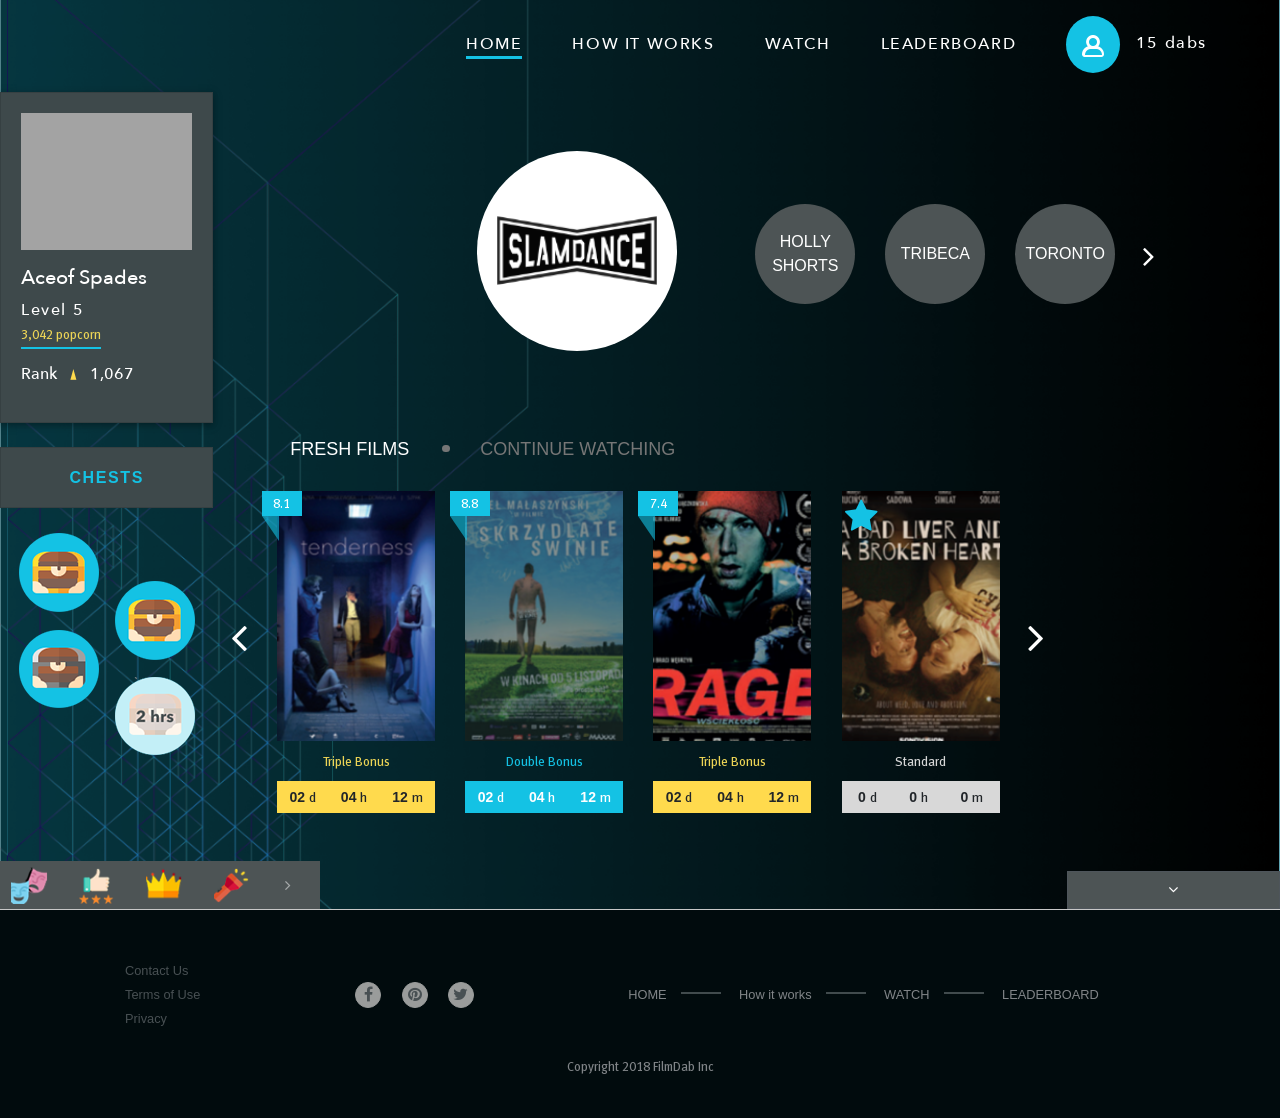
<file: index.html>
<!DOCTYPE html>
<html lang="en">

<head>
    <title>Home :- </title>
    <!-- Meta -->
    <meta charset="UTF-8">
    <!-- Viewport -->
    <meta name="viewport" content="width=device-width, initial-scale=1">
    <!-- Stylesheet -->
    <link rel="stylesheet" type="text/css" media="screen" href="assets/css/all.css" />
    <!-- Animate css -->
    <link rel="stylesheet" type="text/css" media="screen" href="assets/css/animate.css" />
    <!-- Bootstrap -->
    <link rel="stylesheet" type="text/css" media="screen" href="assets/css/bootstrap.min.css">
    <!-- Owl-carousel -->
    <link rel="stylesheet" type="text/css" href="assets/css/owl.carousel.min.css">
    <!-- video -->
    <link rel="stylesheet" type="text/css" media="screen" href="assets/css/modal-video.min.css">
    <!-- Fonts -->
    <link rel="stylesheet" type="text/css" href="assets/fonts/font-awesome/css/font-awesome.min.css">
</head>

<body class="wow fadeIn" data-wow-delay=".2s" data-wow-duration="1.5s">
    <div class="page-wrap bg-0">
        <!-- Header -->
        <header>
            <nav class="navbar navbar-expand-lg navbar-light py-3 px-5 Cs-nav  wow fadeInUp" data-wow-delay=".5s" data-wow-duration="2s">
                <a class="navbar-brand" href="#"></a>
                <button class="navbar-toggler" type="button" data-toggle="collapse" data-target="#navbarsExample09" aria-controls="navbarsExample09"
                    aria-expanded="false" aria-label="Toggle navigation">
                    <span>
                        <i class="fa fa-bars" aria-hidden="true"></i>
                    </span>
                </button>
                <div class="collapse navbar-collapse justify-content-md-end text-white" id="navbarsExample09">
                    <ul class="navbar-nav align-items-center">
                        <li class="nav-item">
                            <a class="nav-link nav_active" href="0-Home.html">Home</a>
                        <li class="nav-item">
                            <a href="#" class="nav-link js-video-button" data-channel="video" data-video-url="http://developer.a-blogcms.jp/themes/developer/movies/2.8.0.mp4">
                                How it works</a>
                        </li>
                        <li class="nav-item dropdown nav_Drop">
                            <a class="nav-link dropdown-toggle" href="08-Watch.html" id="navbarDropdownMenuLink1" aria-haspopup="true" aria-expanded="false">
                                watch
                            </a>
                            <div class="dropdown-menu" aria-labelledby="navbarDropdownMenuLink1">
                                <a class="dropdown-item small" href="#">Top Rated</a>
                                <div class="dropdown-divider mx-4"></div>
                                <a class="dropdown-item small wkm" href="08-Watch.html#drama">Drama</a>
                                <a class="dropdown-item small wkm" href="08-Watch.html#comedy">Comedy</a>
                                <a class="dropdown-item small wkm" href="08-Watch.html#action">Action</a>
                                <a class="dropdown-item small wkm" href="08-Watch.html#thriller">Thriller</a>
                                <a class="dropdown-item small wkm" href="08-Watch.html#horror">Horror</a>
                                <a class="dropdown-item small wkm" href="08-Watch.html#international">International</a>
                                <a class="dropdown-item small wkm" href="08-Watch.html#short-films">Short Films</a>
                            </div>
                        </li>
                        <li class="nav-item dropdown nav_Drop">
                            <a class="nav-link dropdown-toggle" href="05-Leaderboard.html" id="navbarDropdownMenuLink2" aria-haspopup="true" aria-expanded="false">
                                leaderboard
                            </a>
                            <div class="dropdown-menu" aria-labelledby="navbarDropdownMenuLink2">
                                <a class="dropdown-item small" href="10-Shop.html">Shop</a>
                                <a class="dropdown-item small" href="09-Achievements.html">Achievements</a>
                            </div>
                        </li>
                        <li class="nav-item dropdown nav_Drop login">
                            <a class="nav-link dropdown-toggle" href="1-Login.html" id="navbarDropdownMenuLink3" data-toggle="dropdown" aria-haspopup="true"
                                aria-expanded="false">
                                <span class="_circle">
                                    <img src="assets/images/User.png" class="img-fluid" alt="user">
                                </span>&nbsp;15 dabs
                            </a>
                            <div class="dropdown-menu" aria-labelledby="navbarDropdownMenuLink3">
                                <a class="dropdown-item small" href="3-profile.html">profile</a>
                                <a class="dropdown-item small" href="11-My-account.html">My Account</a>
                                <a class="dropdown-item small" href="0-Home.html">Sign Out</a>
                            </div>
                        </li>
                    </ul>
                </div>
            </nav>
        </header>
        <!-- main -->
        <main class="home">
            <div class="container-fluid">
                <!-- 1ST -->
                <div class="row align-items-center">
                    <!-- Title + Description -->
                    <div class="col-sm-12 col-md-3 col-lg-2 pb-4 p-md-0 p-lg-0 ordering">
                        <aside class="aside-desktop">
                            <div class="card rounded-0 bg-light bx-card wow flipInY" data-wow-delay=".5s" data-wow-duration="2s">
                                <div class="card-body">
                                    <figure class="text-center">
                                        <img src="assets/images/aceofshades.png" class="img-fluid" alt="img-fluid">
                                    </figure>
                                    <div class="home_title_descriptions">
                                        <h5 class="text-white">Aceof Spades</h5>
                                        <p class="card-text m-0 text-white">Level 5</p>
                                        <span class="lead-color small border-colord">3,042 popcorn</span>
                                        <p class="pt-3 text-white">Rank
                                            <img src="assets/images/rank.png" class="img-fluid px-2" alt="rank"> 1,067
                                        </p>
                                    </div>
                                </div>
                            </div>
                        </aside>
                    </div>
                    <!-- SLider-0 -->
                    <div class="col-sm-12 col-md-9 col-lg-9 pb-4 p-md-0 p-lg-0">
                        <article class="w-sm-25 w-md-50 w-lg-75 mw-100 mx-auto hvr-anchor">
                            <ul class="home_tags text-center pl-lg-5 pl-md-3 ml-lg-4 d-lg-flex align-items-center">
                                <li class="pl-md-3 pl-lg-5 ml-md-3 ml-lg-5 wow flipInX" data-wow-delay=".5s" data-wow-duration="2s">
                                    <a href="#">
                                        <div class="main_slide">
                                            <img src="assets/images/banner-slider-1.png">
                                        </div>
                                    </a>
                                </li>
                                <li class="pl-lg-5 wow flipInX" data-wow-delay=".5s" data-wow-duration="2s">
                                    <a href="#">
                                        <div class="second_slide">
                                            holly shorts
                                        </div>
                                    </a>
                                </li>
                                <li class="wow flipInX" data-wow-delay=".5s" data-wow-duration="2s">
                                    <a href="#">
                                        <div class="second_slide">
                                            tribeca
                                        </div>
                                    </a>
                                </li>
                                <li class="wow flipInX" data-wow-delay=".5s" data-wow-duration="2s">
                                    <a href="#">
                                        <div class="second_slide">
                                            toronto
                                        </div>
                                    </a>
                                </li>
                                <button type="button" class="btn btn-link text-white btn-anchor">
                                    <i class="fa fa-angle-right fa-2x" aria-hidden="true"></i>
                                </button>
                            </ul>
                            <!-- slider -->
                        </article>
                    </div>

                    <!-- End Slider -->
                </div>
                <!-- 2ND :- -->
                <div class="row">
                    <!-- CHEST'S -->
                    <div class="col-sm-12 col-md-3 col-lg-2 p-0 responsive-1 ordering wow flipInY" data-wow-delay="2s" data-wow-duration="2.5s">
                        <div class="card bg-light mt-4 rounded-0">
                            <div class="card-body text-center">
                                <h5 class="card-text m-0 darkturquoise">CHESTS</h5>
                            </div>
                        </div>
                        <div class="row justify-content-center pt-3">
                            <div>
                                <a href="#">
                                    <div class="py-2">
                                        <img src="assets/images/Chest_01.png" alt="img" class="img-fluid">
                                    </div>
                                </a>
                                <a href="#">
                                    <div class="py-2">
                                        <img src="assets/images/Chest_02.png" alt="img" class="img-fluid">
                                    </div>
                                </a>
                            </div>
                            <div class="py-5 pl-3">
                                <a href="#">
                                    <div class="py-2">
                                        <img src="assets/images/Chest_01.png" alt="img" class="img-fluid">
                                    </div>
                                </a>
                                <a href="#">
                                    <div class="py-2">
                                        <img src="assets/images/Chest_03.png" alt="img" class="img-fluid">
                                    </div>
                                </a>
                            </div>
                        </div>
                    </div>
                    <!-- LINkS -->
                    <div class="col-sm-12 col-md-9 col-lg-10 Films pl-lg-5">
                        <div class="Films-cat text-left wow fadeInUp" data-wow-delay="1s" data-wow-duration="2.5s">
                            <!-- Tabs -->
                            <ul class="nav nav-pills pl-lg-3 md-center" role="pillist">
                                <li class="nav-item">
                                    <a class="nav-link home-page-pill active " id="_fresh" data-toggle="pill" href="#Fresh_Films">Fresh Films</a>
                                </li>
                                <li class="nav-item">
                                    <a class="nav-link home-page-pill" id="_continue" data-toggle="pill" href="#Continue_Watching">Continue Watching</a>
                                </li>
                            </ul>
                            <!-- Tabs Data -->
                            <div class="tab-content">
                                <div id="Fresh_Films" class="w-75 tab-pane home-page-tabs active">
                                    <!-- Slider -->
                                    <div id="owl-one" class="row mx-0 owl-carousel owl-theme home-page-slider">
                                        <!-- Film-1 -->
                                        <div class="slide-main relative">
                                            <div class="slide-sub text-center">
                                                <div class="img-wrap img-box relative">
                                                    <img src="assets/images/one.png" class="img-fluid" alt="slamdance">
                                                    <a href="#" class="js-video-button" data-channel="video" data-video-url="https://www.youtube.com/embed/5Peo-ivmupE">
                                                        <div class="paly-music absolute">
                                                            <i class="fa fa-play" aria-hidden="true"></i>
                                                        </div>
                                                    </a>
                                                </div>
                                                <div class="py-2 text-center">
                                                    <span class="lead-color small">Triple Bonus</span>
                                                </div>
                                                <div class="dhm d-flex justify-content-around align-items-center py-2">
                                                    <div>
                                                        <h6>02
                                                            <span>d</span>
                                                        </h6>
                                                    </div>
                                                    <div>
                                                        <h6>04
                                                            <span>h</span>
                                                        </h6>
                                                    </div>
                                                    <div>
                                                        <h6>12
                                                            <span>m</span>
                                                        </h6>
                                                    </div>
                                                </div>
                                            </div>
                                            <!-- tags -->
                                            <div class="Film_points absolute">
                                                <span class="text-white">8.1</span>
                                            </div>
                                        </div>
                                        <!-- Film-2 -->
                                        <div class="slide-main relative">
                                            <div class="slide-sub text-center">
                                                <div class="img-wrap img-box relative">
                                                    <img src="assets/images/two.png" class="img-fluid" alt="slamdance">
                                                    <a href="#" class="js-video-button" data-channel="video" data-video-url="https://www.youtube.com/embed/5Peo-ivmupE">
                                                        <div class="paly-music absolute">
                                                            <i class="fa fa-play" aria-hidden="true"></i>
                                                        </div>
                                                    </a>
                                                </div>
                                                <div class="py-2 text-center">
                                                    <span class="double-color small">Double Bonus</span>
                                                </div>
                                                <div class="double d-flex justify-content-around align-items-center py-lg-2">
                                                    <div>
                                                        <h6>02
                                                            <span>d</span>
                                                        </h6>
                                                    </div>
                                                    <div>
                                                        <h6>04
                                                            <span>h</span>
                                                        </h6>
                                                    </div>
                                                    <div>
                                                        <h6>12
                                                            <span>m</span>
                                                        </h6>
                                                    </div>
                                                </div>
                                            </div>
                                            <!-- tags -->
                                            <div class="Film_points absolute">
                                                <span class="text-white">8.8</span>
                                            </div>
                                        </div>
                                        <!-- Film-3 -->
                                        <div class="slide-main relative">
                                            <div class="slide-sub text-center">
                                                <div class="img-wrap img-box relative">
                                                    <img src="assets/images/three.png" class="img-fluid" alt="slamdance">
                                                    <a href="#" class="js-video-button" data-channel="video" data-video-url="https://www.youtube.com/embed/5Peo-ivmupE">
                                                        <div class="paly-music absolute">
                                                            <i class="fa fa-play" aria-hidden="true"></i>
                                                        </div>
                                                    </a>
                                                </div>
                                                <div class="py-2 text-center">
                                                    <span class="lead-color small">Triple Bonus</span>
                                                </div>
                                                <div class="dhm d-flex justify-content-around align-items-center py-lg-2">
                                                    <div>
                                                        <h6>02
                                                            <span>d</span>
                                                        </h6>
                                                    </div>
                                                    <div>
                                                        <h6>04
                                                            <span>h</span>
                                                        </h6>
                                                    </div>
                                                    <div>
                                                        <h6>12
                                                            <span>m</span>
                                                        </h6>
                                                    </div>
                                                </div>
                                            </div>
                                            <!-- tags -->
                                            <div class="Film_points absolute">
                                                <span class="text-white">7.4</span>
                                            </div>
                                        </div>
                                        <!-- Film-4 -->
                                        <div class="slide-main relative">
                                            <div class="slide-sub text-center">
                                                <div class="img-wrap img-box relative">
                                                    <img src="assets/images/four.png" class="img-fluid" alt="slamdance">
                                                    <a href="#" class="js-video-button" data-channel="video" data-video-url="https://www.youtube.com/embed/5Peo-ivmupE">
                                                        <div class="paly-music absolute">
                                                            <i class="fa fa-play" aria-hidden="true"></i>
                                                        </div>
                                                    </a>
                                                </div>
                                                <div class="py-2 text-center">
                                                    <span class="standerd-color small">Standard</span>
                                                </div>
                                                <div class="standerd d-flex justify-content-around align-items-center py-lg-2">
                                                    <div>
                                                        <h6>0
                                                            <span>d</span>
                                                        </h6>
                                                    </div>
                                                    <div>
                                                        <h6>0
                                                            <span>h</span>
                                                        </h6>
                                                    </div>
                                                    <div>
                                                        <h6>0
                                                            <span>m</span>
                                                        </h6>
                                                    </div>
                                                </div>
                                            </div>
                                            <!-- tags -->
                                            <div class="rating absolute">
                                                <i class="fa fa-star" aria-hidden="true"></i>
                                            </div>
                                        </div>
                                        <!-- Film-5 -->
                                        <div class="slide-main relative">
                                            <div class="slide-sub text-center">
                                                <div class="img-wrap img-box relative">
                                                    <img src="assets/images/one.png" class="img-fluid" alt="slamdance">
                                                    <a href="#" class="js-video-button" data-channel="video" data-video-url="https://www.youtube.com/embed/5Peo-ivmupE">
                                                        <div class="paly-music absolute">
                                                            <i class="fa fa-play" aria-hidden="true"></i>
                                                        </div>
                                                    </a>
                                                </div>
                                                <div class="py-2 text-center">
                                                    <span class="lead-color small">Triple Bonus</span>
                                                </div>
                                                <div class="dhm d-flex justify-content-around align-items-center py-lg-2">
                                                    <div>
                                                        <h6>02
                                                            <span>d</span>
                                                        </h6>
                                                    </div>
                                                    <div>
                                                        <h6>04
                                                            <span>h</span>
                                                        </h6>
                                                    </div>
                                                    <div>
                                                        <h6>12
                                                            <span>m</span>
                                                        </h6>
                                                    </div>
                                                </div>
                                            </div>
                                            <!-- tags -->
                                            <div class="Film_points absolute">
                                                <span class="text-white">8.1</span>
                                            </div>
                                        </div>
                                        <!-- Film-6 -->
                                        <div class="slide-main relative">
                                            <div class="slide-sub text-center">
                                                <div class="img-wrap img-box relative">
                                                    <img src="assets/images/two.png" class="img-fluid" alt="slamdance">
                                                    <a href="#" class="js-video-button" data-channel="video" data-video-url="https://www.youtube.com/embed/5Peo-ivmupE">
                                                        <div class="paly-music absolute">
                                                            <i class="fa fa-play" aria-hidden="true"></i>
                                                        </div>
                                                    </a>
                                                </div>
                                                <div class="py-2 text-center">
                                                    <span class="double-color small">Double Bonus</span>
                                                </div>
                                                <div class="double d-flex justify-content-around align-items-center py-lg-2">
                                                    <div>
                                                        <h6>02
                                                            <span>d</span>
                                                        </h6>
                                                    </div>
                                                    <div>
                                                        <h6>04
                                                            <span>h</span>
                                                        </h6>
                                                    </div>
                                                    <div>
                                                        <h6>12
                                                            <span>m</span>
                                                        </h6>
                                                    </div>
                                                </div>
                                            </div>
                                            <!-- tags -->
                                            <div class="Film_points absolute">
                                                <span class="text-white">8.8</span>
                                            </div>
                                        </div>
                                        <!-- Film-7-->
                                        <div class="slide-main relative">
                                            <div class="slide-sub text-center">
                                                <div class="img-wrap img-box relative">
                                                    <img src="assets/images/three.png" class="img-fluid" alt="slamdance">
                                                    <a href="#" class="js-video-button" data-channel="video" data-video-url="https://www.youtube.com/embed/5Peo-ivmupE">
                                                        <div class="paly-music absolute">
                                                            <i class="fa fa-play" aria-hidden="true"></i>
                                                        </div>
                                                    </a>
                                                </div>
                                                <div class="py-2 text-center">
                                                    <span class="lead-color small">Triple Bonus</span>
                                                </div>
                                                <div class="dhm d-flex justify-content-around align-items-center py-lg-2">
                                                    <div>
                                                        <h6>02
                                                            <span>d</span>
                                                        </h6>
                                                    </div>
                                                    <div>
                                                        <h6>04
                                                            <span>h</span>
                                                        </h6>
                                                    </div>
                                                    <div>
                                                        <h6>12
                                                            <span>m</span>
                                                        </h6>
                                                    </div>
                                                </div>
                                            </div>
                                            <!-- tags -->
                                            <div class="Film_points absolute">
                                                <span class="text-white">7.4</span>
                                            </div>
                                        </div>
                                        <!-- Film-8 -->
                                        <div class="slide-main relative">
                                            <div class="slide-sub text-center">
                                                <div class="img-wrap img-box relative">
                                                    <img src="assets/images/four.png" class="img-fluid" alt="slamdance">
                                                    <a href="#" class="js-video-button" data-channel="video" data-video-url="https://www.youtube.com/embed/5Peo-ivmupE">
                                                        <div class="paly-music absolute">
                                                            <i class="fa fa-play" aria-hidden="true"></i>
                                                        </div>
                                                    </a>
                                                </div>
                                                <div class="py-2 text-center">
                                                    <span class="standerd-color small">Standard</span>
                                                </div>
                                                <div class="standerd d-flex justify-content-around align-items-center py-lg-2">
                                                    <div>
                                                        <h6>0
                                                            <span>d</span>
                                                        </h6>
                                                    </div>
                                                    <div>
                                                        <h6>0
                                                            <span>h</span>
                                                        </h6>
                                                    </div>
                                                    <div>
                                                        <h6>0
                                                            <span>m</span>
                                                        </h6>
                                                    </div>
                                                </div>
                                            </div>
                                            <!-- tags -->
                                            <div class="rating absolute">
                                                <i class="fa fa-star" aria-hidden="true"></i>
                                            </div>
                                        </div>
                                    </div>
                                    <!-- End Slider -->
                                </div>
                                <!-- 2nd -->
                                <div id="Continue_Watching" class="fa w-75 tab-pane home-page-tabs">
                                    <!-- Slider -->
                                    <div id="owl-one-b" class="row mx-0 owl-carousel owl-theme home-page-slider">
                                        <!-- Film-1 -->
                                        <div class="slide-main relative">
                                            <div class="slide-sub text-center">
                                                <div class="img-wrap img-box relative">
                                                    <img src="assets/images/one.png" class="img-fluid" alt="slamdance">
                                                    <a href="#" class="js-video-button" data-channel="video" data-video-url="https://www.youtube.com/embed/5Peo-ivmupE">
                                                        <div class="paly-music absolute">
                                                            <i class="fa fa-play" aria-hidden="true"></i>
                                                        </div>
                                                    </a>
                                                </div>
                                                <div class="py-2 text-center">
                                                    <span class="lead-color small">Triple Bonus</span>
                                                </div>
                                                <div class="dhm d-flex justify-content-around align-items-center py-2">
                                                    <div>
                                                        <h6>02
                                                            <span>d</span>
                                                        </h6>
                                                    </div>
                                                    <div>
                                                        <h6>04
                                                            <span>h</span>
                                                        </h6>
                                                    </div>
                                                    <div>
                                                        <h6>12
                                                            <span>m</span>
                                                        </h6>
                                                    </div>
                                                </div>
                                            </div>
                                            <!-- tags -->
                                            <div class="Film_points absolute">
                                                <span class="text-white">8.1</span>
                                            </div>
                                        </div>
                                        <!-- Film-2 -->
                                        <div class="slide-main relative">
                                            <div class="slide-sub text-center">
                                                <div class="img-wrap img-box relative">
                                                    <img src="assets/images/two.png" class="img-fluid" alt="slamdance">
                                                    <a href="#" class="js-video-button" data-channel="video" data-video-url="https://www.youtube.com/embed/5Peo-ivmupE">
                                                        <div class="paly-music absolute">
                                                            <i class="fa fa-play" aria-hidden="true"></i>
                                                        </div>
                                                    </a>
                                                </div>
                                                <div class="py-2 text-center">
                                                    <span class="double-color small">Double Bonus</span>
                                                </div>
                                                <div class="double d-flex justify-content-around align-items-center py-lg-2">
                                                    <div>
                                                        <h6>02
                                                            <span>d</span>
                                                        </h6>
                                                    </div>
                                                    <div>
                                                        <h6>04
                                                            <span>h</span>
                                                        </h6>
                                                    </div>
                                                    <div>
                                                        <h6>12
                                                            <span>m</span>
                                                        </h6>
                                                    </div>
                                                </div>
                                            </div>
                                            <!-- tags -->
                                            <div class="Film_points absolute">
                                                <span class="text-white">8.8</span>
                                            </div>
                                        </div>
                                        <!-- Film-3 -->
                                        <div class="slide-main relative">
                                            <div class="slide-sub text-center">
                                                <div class="img-wrap img-box relative">
                                                    <img src="assets/images/three.png" class="img-fluid" alt="slamdance">
                                                    <a href="#" class="js-video-button" data-channel="video" data-video-url="https://www.youtube.com/embed/5Peo-ivmupE">
                                                        <div class="paly-music absolute">
                                                            <i class="fa fa-play" aria-hidden="true"></i>
                                                        </div>
                                                    </a>
                                                </div>
                                                <div class="py-2 text-center">
                                                    <span class="lead-color small">Triple Bonus</span>
                                                </div>
                                                <div class="dhm d-flex justify-content-around align-items-center py-lg-2">
                                                    <div>
                                                        <h6>02
                                                            <span>d</span>
                                                        </h6>
                                                    </div>
                                                    <div>
                                                        <h6>04
                                                            <span>h</span>
                                                        </h6>
                                                    </div>
                                                    <div>
                                                        <h6>12
                                                            <span>m</span>
                                                        </h6>
                                                    </div>
                                                </div>
                                            </div>
                                            <!-- tags -->
                                            <div class="Film_points absolute">
                                                <span class="text-white">7.4</span>
                                            </div>
                                        </div>
                                        <!-- Film-4 -->
                                        <div class="slide-main relative">
                                            <div class="slide-sub text-center">
                                                <div class="img-wrap img-box relative">
                                                    <img src="assets/images/four.png" class="img-fluid" alt="slamdance">
                                                    <a href="#" class="js-video-button" data-channel="video" data-video-url="https://www.youtube.com/embed/5Peo-ivmupE">
                                                        <div class="paly-music absolute">
                                                            <i class="fa fa-play" aria-hidden="true"></i>
                                                        </div>
                                                    </a>
                                                </div>
                                                <div class="py-2 text-center">
                                                    <span class="standerd-color small">Standard</span>
                                                </div>
                                                <div class="standerd d-flex justify-content-around align-items-center py-lg-2">
                                                    <div>
                                                        <h6>0
                                                            <span>d</span>
                                                        </h6>
                                                    </div>
                                                    <div>
                                                        <h6>0
                                                            <span>h</span>
                                                        </h6>
                                                    </div>
                                                    <div>
                                                        <h6>0
                                                            <span>m</span>
                                                        </h6>
                                                    </div>
                                                </div>
                                            </div>
                                            <!-- tags -->
                                            <div class="rating absolute">
                                                <i class="fa fa-star" aria-hidden="true"></i>
                                            </div>
                                        </div>
                                        <!-- Film-5 -->
                                        <div class="slide-main relative">
                                            <div class="slide-sub text-center">
                                                <div class="img-wrap img-box relative">
                                                    <img src="assets/images/one.png" class="img-fluid" alt="slamdance">
                                                    <a href="#" class="js-video-button" data-channel="video" data-video-url="https://www.youtube.com/embed/5Peo-ivmupE">
                                                        <div class="paly-music absolute">
                                                            <i class="fa fa-play" aria-hidden="true"></i>
                                                        </div>
                                                    </a>
                                                </div>
                                                <div class="py-2 text-center">
                                                    <span class="lead-color small">Triple Bonus</span>
                                                </div>
                                                <div class="dhm d-flex justify-content-around align-items-center py-lg-2">
                                                    <div>
                                                        <h6>02
                                                            <span>d</span>
                                                        </h6>
                                                    </div>
                                                    <div>
                                                        <h6>04
                                                            <span>h</span>
                                                        </h6>
                                                    </div>
                                                    <div>
                                                        <h6>12
                                                            <span>m</span>
                                                        </h6>
                                                    </div>
                                                </div>
                                            </div>
                                            <!-- tags -->
                                            <div class="Film_points absolute">
                                                <span class="text-white">8.1</span>
                                            </div>
                                        </div>
                                        <!-- Film-6 -->
                                        <div class="slide-main relative">
                                            <div class="slide-sub text-center">
                                                <div class="img-wrap img-box relative">
                                                    <img src="assets/images/two.png" class="img-fluid" alt="slamdance">
                                                    <a href="#" class="js-video-button" data-channel="video" data-video-url="https://www.youtube.com/embed/5Peo-ivmupE">
                                                        <div class="paly-music absolute">
                                                            <i class="fa fa-play" aria-hidden="true"></i>
                                                        </div>
                                                    </a>
                                                </div>
                                                <div class="py-2 text-center">
                                                    <span class="double-color small">Double Bonus</span>
                                                </div>
                                                <div class="double d-flex justify-content-around align-items-center py-lg-2">
                                                    <div>
                                                        <h6>02
                                                            <span>d</span>
                                                        </h6>
                                                    </div>
                                                    <div>
                                                        <h6>04
                                                            <span>h</span>
                                                        </h6>
                                                    </div>
                                                    <div>
                                                        <h6>12
                                                            <span>m</span>
                                                        </h6>
                                                    </div>
                                                </div>
                                            </div>
                                            <!-- tags -->
                                            <div class="Film_points absolute">
                                                <span class="text-white">8.8</span>
                                            </div>
                                        </div>
                                        <!-- Film-7-->
                                        <div class="slide-main relative">
                                            <div class="slide-sub text-center">
                                                <div class="img-wrap img-box relative">
                                                    <img src="assets/images/three.png" class="img-fluid" alt="slamdance">
                                                    <a href="#" class="js-video-button" data-channel="video" data-video-url="https://www.youtube.com/embed/5Peo-ivmupE">
                                                        <div class="paly-music absolute">
                                                            <i class="fa fa-play" aria-hidden="true"></i>
                                                        </div>
                                                    </a>
                                                </div>
                                                <div class="py-2 text-center">
                                                    <span class="lead-color small">Triple Bonus</span>
                                                </div>
                                                <div class="dhm d-flex justify-content-around align-items-center py-lg-2">
                                                    <div>
                                                        <h6>02
                                                            <span>d</span>
                                                        </h6>
                                                    </div>
                                                    <div>
                                                        <h6>04
                                                            <span>h</span>
                                                        </h6>
                                                    </div>
                                                    <div>
                                                        <h6>12
                                                            <span>m</span>
                                                        </h6>
                                                    </div>
                                                </div>
                                            </div>
                                            <!-- tags -->
                                            <div class="Film_points absolute">
                                                <span class="text-white">7.4</span>
                                            </div>
                                        </div>
                                        <!-- Film-8 -->
                                        <div class="slide-main relative">
                                            <div class="slide-sub text-center">
                                                <div class="img-wrap img-box relative">
                                                    <img src="assets/images/four.png" class="img-fluid" alt="slamdance">
                                                    <a href="#" class="js-video-button" data-channel="video" data-video-url="https://www.youtube.com/embed/5Peo-ivmupE">
                                                        <div class="paly-music absolute">
                                                            <i class="fa fa-play" aria-hidden="true"></i>
                                                        </div>
                                                    </a>
                                                </div>
                                                <div class="py-2 text-center">
                                                    <span class="standerd-color small">Standard</span>
                                                </div>
                                                <div class="standerd d-flex justify-content-around align-items-center py-lg-2">
                                                    <div>
                                                        <h6>0
                                                            <span>d</span>
                                                        </h6>
                                                    </div>
                                                    <div>
                                                        <h6>0
                                                            <span>h</span>
                                                        </h6>
                                                    </div>
                                                    <div>
                                                        <h6>0
                                                            <span>m</span>
                                                        </h6>
                                                    </div>
                                                </div>
                                            </div>
                                            <!-- tags -->
                                            <div class="rating absolute">
                                                <i class="fa fa-star" aria-hidden="true"></i>
                                            </div>
                                        </div>
                                    </div>
                                    <!-- End Slider -->
                                </div>
                            </div>
                        </div>
                    </div>
                </div>
                <!-- 3RD -->
                <div class="row justify-content-between align-items-end border-bottom pt-lg-5">
                    <div class="col-sm-3 wow fadeInLeft p-0 d-none d-md-block d-lg-block" data-wow-delay=".2s" data-wow-duration="1.5s">
                        <div class="achievements">
                            <div id="myCarousel-product" class="carousel slide" data-ride="carousel" data-interval="0">
                                <!-- Wrapper for carousel items -->
                                <div class="carousel-inner">
                                    <div class="item carousel-item active">
                                        <div class="row">
                                            <div class="col-sm-3">
                                                <div class="thumb-wrapper">
                                                    <div class="img-box">
                                                        <img src="assets/images/slide-1.png" alt="img" class="img-fluid">
                                                    </div>
                                                </div>
                                            </div>
                                            <div class="col-sm-3">
                                                <div class="thumb-wrapper">
                                                    <div class="img-box">
                                                        <img src="assets/images/slide-2.png" alt="img" class="img-fluid">
                                                    </div>
                                                </div>
                                            </div>
                                            <div class="col-sm-3">
                                                <div class="thumb-wrapper">
                                                    <div class="img-box">
                                                        <img src="assets/images/slide-3.png" alt="img" class="img-fluid">
                                                    </div>
                                                </div>
                                            </div>
                                            <div class="col-sm-3">
                                                <div class="thumb-wrapper">
                                                    <div class="img-box">
                                                        <img src="assets/images/slide-4.png" alt="img" class="img-fluid">
                                                    </div>
                                                </div>
                                            </div>
                                        </div>
                                    </div>
                                    <div class="item carousel-item">
                                        <div class="row">
                                            <div class="col-sm-3">
                                                <div class="thumb-wrapper">
                                                    <div class="img-box">
                                                        <img src="assets/images/slide-1.png" alt="img" class="img-fluid">
                                                    </div>
                                                </div>
                                            </div>
                                            <div class="col-sm-3">
                                                <div class="thumb-wrapper">
                                                    <div class="img-box">
                                                        <img src="assets/images/slide-2.png" alt="img" class="img-fluid ">
                                                    </div>
                                                </div>
                                            </div>
                                            <div class="col-sm-3">
                                                <div class="thumb-wrapper">
                                                    <div class="img-box">
                                                        <img src="assets/images/slide-3.png" alt="img" class="img-fluid ">
                                                    </div>
                                                </div>
                                            </div>
                                            <div class="col-sm-3">
                                                <div class="thumb-wrapper">
                                                    <div class="img-box">
                                                        <img src="assets/images/slide-4.png" alt="img" class="img-fluid ">
                                                    </div>
                                                </div>
                                            </div>
                                        </div>
                                    </div>
                                    <div class="item carousel-item">
                                        <div class="row">
                                            <div class="col-sm-3">
                                                <div class="thumb-wrapper">
                                                    <div class="img-box">
                                                        <img src="assets/images/slide-1.png" alt="img" class="img-fluid">
                                                    </div>
                                                </div>
                                            </div>
                                            <div class="col-sm-3">
                                                <div class="thumb-wrapper">
                                                    <div class="img-box">
                                                        <img src="assets/images/slide-2.png" alt="img" class="img-fluid">
                                                    </div>
                                                </div>
                                            </div>
                                            <div class="col-sm-3">
                                                <div class="thumb-wrapper">
                                                    <div class="img-box">
                                                        <img src="assets/images/slide-3.png" alt="img" class="img-fluid">
                                                    </div>
                                                </div>
                                            </div>
                                            <div class="col-sm-3">
                                                <div class="thumb-wrapper">
                                                    <div class="img-box">
                                                        <img src="assets/images/slide-4.png" alt="img" class="img-fluid">
                                                    </div>
                                                </div>
                                            </div>
                                        </div>
                                    </div>
                                </div>
                                <!-- Carousel controls -->
                                <a class="carousel-control right carousel-control-next" href="#myCarousel-product" data-slide="next">
                                    <i class="fa fa-angle-right"></i>
                                </a>
                            </div>
                        </div>
                    </div>
                    <!-- chats -->
                    <div class="col-sm-4 col-md-4 col-lg-2 p-0 _chats wow fadeInRight" data-wow-delay=".2s" data-wow-duration="1.5s">
                        <div id="demo" class="collapse collapse-chat">
                            <div class="card">
                                <ul class="nav nav-pills" role="tablist">
                                    <li class="nav-item">
                                        <a class="nav-link active" data-toggle="pill" href="#top-Critics">top-Critics</a>
                                    </li>
                                    <span class="-circle">
                                        <i class="fa fa-circle" aria-hidden="true"></i>
                                    </span>
                                    <li class="nav-item">
                                        <a class="nav-link" data-toggle="pill" href="#friends">Friends</a>
                                    </li>
                                </ul>
                                <div class="tab-content">
                                    <div id="top-Critics" class="container tab-pane active">
                                        <!-- CheckBoxes -->
                                        <!-- Chat-->
                                        <div class="form-check m-2 ">
                                            <input type="checkbox" class="form-check-input">
                                            <label class="form-check-label mx-3 small">01 &nbsp; AceOfSpeads</label>
                                            <p class="lead-color small mx-3 pl-4 m-0">4,789 popcorn</p>
                                        </div>
                                        <!-- Chat-->
                                        <div class="form-check m-2 ">
                                            <input type="checkbox" class="form-check-input">
                                            <label class="form-check-label mx-3 small">01 &nbsp; Megastax </label>
                                            <p class="lead-color small mx-3 pl-4 m-0">4,789 popcorn</p>
                                        </div>
                                        <!-- Chat-->
                                        <div class="form-check m-2 ">
                                            <input type="checkbox" class="form-check-input">
                                            <label class="form-check-label mx-3 small"> 01 &nbsp; Filmjunky1 </label>
                                            <p class="lead-color small mx-3 pl-lg-4 m-0">4,789 popcorn</p>
                                        </div>
                                        <!-- Chat-->
                                        <div class="form-check m-2 ">
                                            <input type="checkbox" class="form-check-input">
                                            <label class="form-check-label mx-3 small">01 &nbsp; Filmjunky1 </label>
                                            <p class="lead-color small mx-3 pl-lg-4 m-0">4,789 popcorn</p>
                                        </div>
                                        <!-- Chat-->
                                        <div class="form-check m-2 ">
                                            <input type="checkbox" class="form-check-input">
                                            <label class="form-check-label mx-3 small">01 &nbsp; Filmjunky1 </label>
                                            <p class="lead-color small mx-3 pl-lg-4 m-0">4,789 popcorn</p>
                                        </div>
                                        <!-- Chat-->
                                        <div class="form-check m-2 ">
                                            <input type="checkbox" class="form-check-input">
                                            <label class="form-check-label mx-3 small">01 &nbsp; Filmjunky1 </label>
                                            <p class="lead-color small mx-3 pl-lg-4 m-0">4,789 popcorn</p>
                                        </div>
                                        <!-- End -->
                                    </div>
                                    <div id="friends" class="container tab-pane fade">
                                        <!-- CheckBoxes -->
                                        <!-- Chat-->
                                        <div class="form-check m-2 ">
                                            <input type="checkbox" class="form-check-input">
                                            <label class="form-check-label mx-3 small">01 &nbsp; Friends</label>
                                            <p class="lead-color small mx-3 pl-4 m-0">4,789 popcorn</p>
                                        </div>
                                        <!-- Chat-->
                                        <div class="form-check m-2 ">
                                            <input type="checkbox" class="form-check-input">
                                            <label class="form-check-label mx-3 small">01 &nbsp; Megastax </label>
                                            <p class="lead-color small mx-3 pl-4 m-0">4,789 popcorn</p>
                                        </div>
                                        <!-- Chat-->
                                        <div class="form-check m-2 ">
                                            <input type="checkbox" class="form-check-input">
                                            <label class="form-check-label mx-3 small">01 &nbsp; Filmjunky1 </label>
                                            <p class="lead-color small mx-3 pl-4 m-0">4,789 popcorn</p>
                                        </div>
                                        <!-- Chat-->
                                        <div class="form-check m-2 ">
                                            <input type="checkbox" class="form-check-input">
                                            <label class="form-check-label mx-3 small">01 &nbsp; Filmjunky1 </label>
                                            <p class="lead-color small mx-3 pl-4 m-0">4,789 popcorn</p>
                                        </div>
                                        <!-- Chat-->
                                        <div class="form-check m-2 ">
                                            <input type="checkbox" class="form-check-input">
                                            <label class="form-check-label mx-3 small"> 01 &nbsp; Filmjunky1 </label>
                                            <p class="lead-color small mx-3 pl-lg-4 m-0">4,789 popcorn</p>
                                        </div>
                                        <!-- Chat-->
                                        <div class="form-check m-2 ">
                                            <input type="checkbox" class="form-check-input">
                                            <label class="form-check-label mx-3 small"> 01 &nbsp; Filmjunky1 </label>
                                            <p class="lead-color small mx-3 pl-lg-4 m-0">4,789 popcorn</p>
                                        </div>
                                        <!-- End -->
                                    </div>
                                </div>
                            </div>
                        </div>
                        <button type="button" class="btn btn-info btn-chat w-100" data-toggle="collapse" data-target="#demo">
                            <i class="fa fa-angle-down" aria-hidden="true"></i>
                        </button>
                    </div>
                </div>
            </div>
        </main>
    </div>
    <!-- footer -->
    <footer class="pt-5 pb-4 ">
        <div class="container">
            <div class="row">
                <div class="col-md-2 r-alignment">
                    <div>
                        <ul>
                            <li class="wow fadeInUp" data-wow-delay=".2s" data-wow-duration="2.5s">
                                <a href="#" class="small">Contact Us</a>
                            </li>
                            <li class="wow fadeInUp" data-wow-delay=".2s" data-wow-duration="2.5s">
                                <a href="#" class="small">Terms of Use</a>
                            </li>
                            <li class="wow fadeInUp" data-wow-delay=".2s" data-wow-duration="2.5s">
                                <a href="#" class="small">Privacy</a>
                            </li>
                        </ul>
                    </div>
                </div>
                <div class="col-md-2 col-lg-3 text-center">
                    <div class="social-icons">
                        <ul>
                            <li class="mr-3 mt-4 wow fadeInUp" data-wow-delay="1.5s" data-wow-duration="1.5s">
                                <a href="https://www.facebook.com/myfilmdab/" target="_blank" class="fa fa-facebook"></a>
                            </li>
                            <li class="mr-3 mt-4 wow fadeInUp" data-wow-delay="1.5s" data-wow-duration="1.5s">
                                <a href="https://www.instagram.com/filmdab/" target="_blank" class="fa fa-pinterest"></a>
                            </li>
                            <li class="mr-3 mt-4 wow fadeInUp" data-wow-delay="1.5s" data-wow-duration="1.5s">
                                <a href="https://twitter.com/filmdab" target="_blank" class="fa fa-twitter"></a>
                            </li>
                        </ul>
                    </div>
                </div>
                <div class="col-md-7 col-lg-7 text-center">
                    <div class="footer-home mt-4">
                        <a href="0-Home.html" class="small wow fadeInUp" data-wow-delay=".2s" data-wow-duration="2.5s">HOME</a>

                        <a href="#" class="small wow fadeInUp js-video-button hw-works" data-wow-delay=".2s" data-wow-duration="2.5s" data-channel="video"
                            data-video-url="http://developer.a-blogcms.jp/themes/developer/movies/2.8.0.mp4">
                            How it works</a>
                        <a href="08-Watch.html" class="small wow fadeInUp" data-wow-delay=".2s" data-wow-duration="2.5s">WATCH</a>
                        <a href="05-Leaderboard.html" class="not small wow fadeInUp" data-wow-delay=".2s" data-wow-duration="2.5s">LEADERBOARD</a>
                    </div>
                </div>
                <div class="col-md-12 pt-2 pb-3  text-center copyright wow fadeInUp" data-wow-delay=".2s" data-wow-duration="2.5s">
                    <span class="small wow fadeInUp" data-wow-delay=".2s" data-wow-duration="1.5s">Copyright 2018
                        <a href="#">FilmDab</a> Inc</span>
                </div>
            </div>
        </div>
    </footer>
    <!-- =========  ========= 
         JS
         ============  =========== -->
    <!-- Jquery -->
    <script src="assets/js/jquery-3.2.1.min.js"></script>
    <!-- Owl carousel -->
    <script src="assets/js/owl.carousel.min.js"></script>
    <!-- External owl carousel -->
    <script src="assets/js/external.js"></script>
    <!-- Proper-js -->
    <script src="assets/js/popper.min.js"></script>
    <!-- Bootstrap -->
    <script src="assets/js/bootstrap.min.js"></script>
    <!-- Animate js -->
    <script src="assets/js/wow.js"></script>
    <!-- Video -->
    <script src="assets/js/jquery-modal-video.min.js"></script>
    <script>
        new WOW().init();
        // video
        $(".js-video-button").modalVideo({
            youtube: {
                controls: 0,
                nocookie: true
            }
        });
    </script>
    <!-- CHAT -->
    <script>
        $(document).ready(function () {
            $(".btn-chat").click(function () {
                $(".collapse-chat").css({
                    'position': 'absolute',
                    'bottom': '38px',
                    'left': '0',
                    'right': '0',
                    'z-index': '1'
                });
            });
        });
    </script>
    <!-- SLider-0 -->
    <script>
        $(document).ready(function () {
            $('ul.home_tags>li:first').addClass('zoomIn');
            $('.btn-anchor').click(function () {
                var total = $('ul.home_tags>li').length;
                for (var i = 1; i <= total; i++) {
                    var position = i + 1;
                    var current = $('ul.home_tags>li:nth-child(' + i + ')').find('a').html();
                    var next = $('ul.home_tags>li:nth-child(' + position + ')').find('a').html();

                    $('ul.home_tags>li:nth-child(' + i + ')').find('a').html(next);
                    $('ul.home_tags>li:nth-child(' + position + ')').find('a').html(current);
                }
                $('ul.home_tags>li:first').addClass('zoomIn');

            });


        });
    </script>
</body>

</html>
</file>
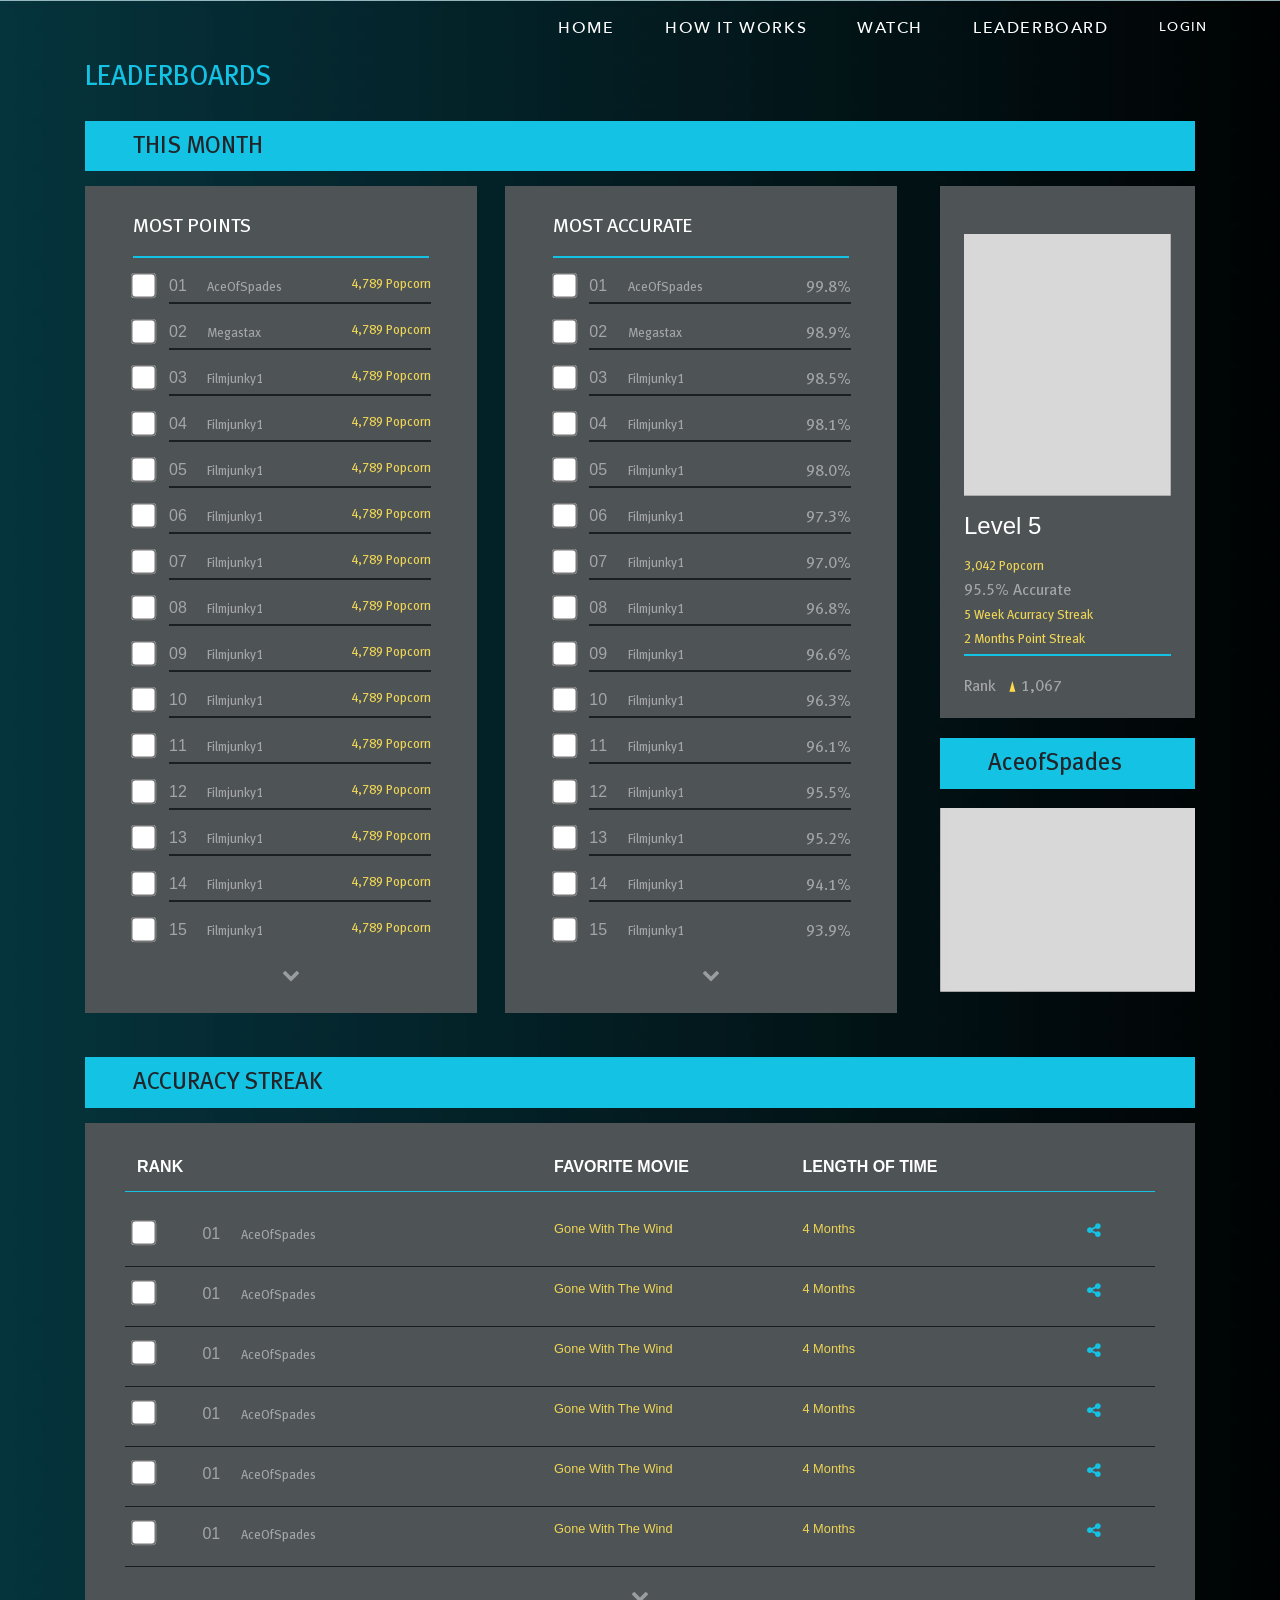
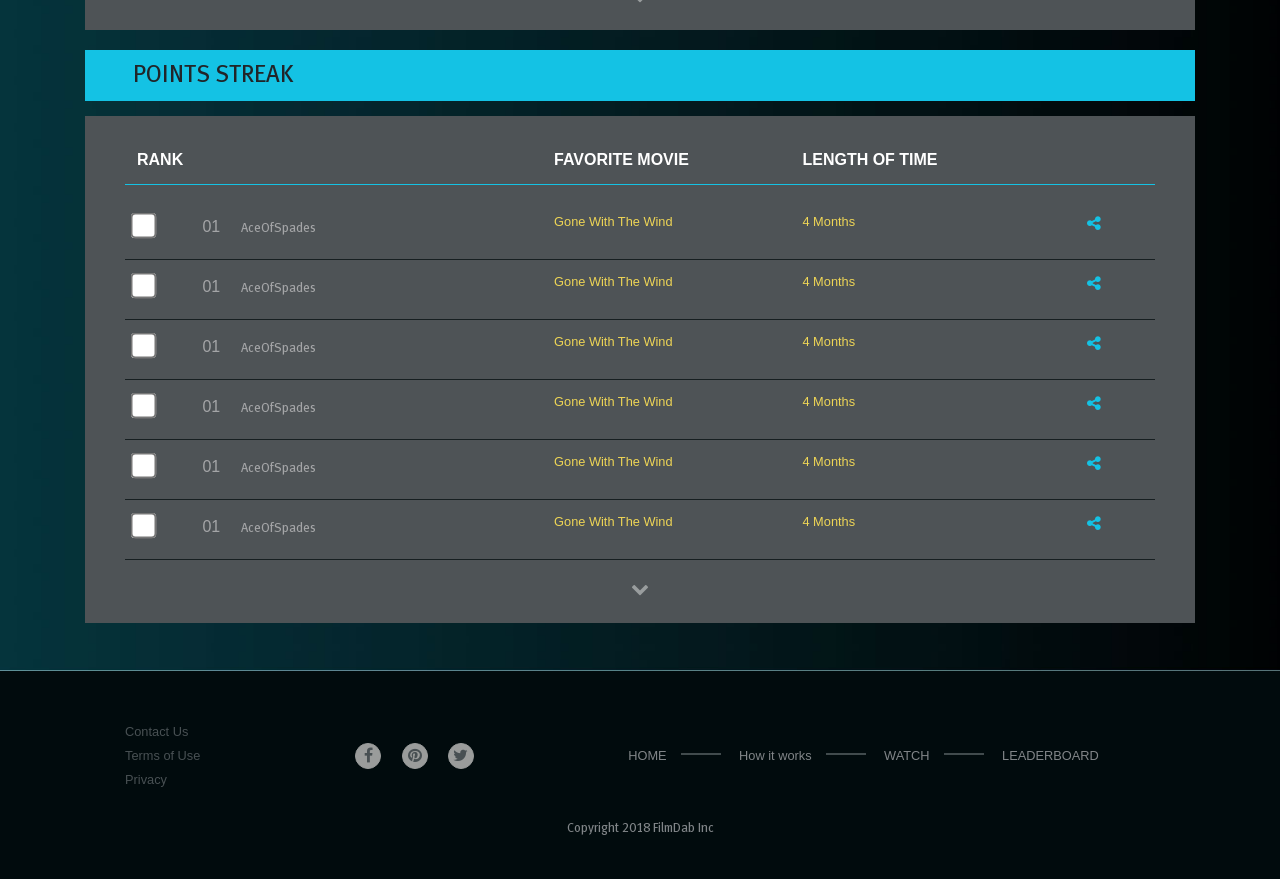
<file: 05-Leaderboard.html>
<!DOCTYPE html>
<html lang="en">

<head>
    <title>LeaderBoard :- </title>
    <!-- Meta -->
    <meta charset="UTF-8">
    <!-- Viewport -->
    <meta name="viewport" content="width=device-width, initial-scale=1">
    <!-- Stylesheet -->
    <link rel="stylesheet" type="text/css" media="screen" href="assets/css/all.css" />
    <!-- Animate css -->
    <link rel="stylesheet" type="text/css" media="screen" href="assets/css/animate.css" />
    <!-- Bootstrap -->
    <link rel="stylesheet" type="text/css" media="screen" href="assets/css/bootstrap.min.css">
    <!-- Fonts -->
    <link rel="stylesheet" type="text/css" href="assets/fonts/font-awesome/css/font-awesome.min.css">
</head>

<body>
    <div class="page-wrap bg-01">
    <!-- Header -->
    <header>
        <nav class="navbar navbar-expand-lg navbar-light py-3 px-5 Cs-nav  wow fadeInUp" data-wow-delay=".5s" data-wow-duration="2s">
            <a class="navbar-brand" href="#"></a>
            <button class="navbar-toggler" type="button" data-toggle="collapse" data-target="#navbarsExample09" aria-controls="navbarsExample09" aria-expanded="false" aria-label="Toggle navigation">
                <span>
                    <i class="fa fa-bars" aria-hidden="true"></i>
                </span>
            </button>
            <div class="collapse navbar-collapse justify-content-md-end text-white" id="navbarsExample09">
                <ul class="navbar-nav align-items-center">
                    <li class="nav-item active">
                        <a class="nav-link  hvr-underline-from-left" href="0-Home.html">Home</a>
                    </li>
                    <li class="nav-item">
                        <a href="#" class="nav-link  hvr-underline-from-left">
                            How it works</a>
                    </li>
                    <li class="nav-item dropdown nav_Drop">
                        <a class="nav-link dropdown-toggle" href="08-Watch.html" id="navbarDropdownMenuLink1" aria-haspopup="true" aria-expanded="false">
                            watch
                        </a>
                        <div class="dropdown-menu" aria-labelledby="navbarDropdownMenuLink1">
                            <a class="dropdown-item small" href="#">Top Rated</a>
                            <div class="dropdown-divider mx-4"></div>
                            <a class="dropdown-item small wkm" href="08-Watch.html#drama">Drama</a>
                            <a class="dropdown-item small wkm" href="08-Watch.html#comedy">Comedy</a>
                            <a class="dropdown-item small wkm" href="08-Watch.html#action">Action</a>
                            <a class="dropdown-item small wkm" href="08-Watch.html#thriller">Thriller</a>
                            <a class="dropdown-item small wkm" href="08-Watch.html#horror">Horror</a>
                            <a class="dropdown-item small wkm" href="08-Watch.html#international">International</a>
                            <a class="dropdown-item small wkm" href="08-Watch.html#short-films">Short Films</a>
                        </div>
                    </li>
                    <li class="nav-item dropdown nav_Drop">
                        <a class="nav-link dropdown-toggle" href="05-Leaderboard.html" id="navbarDropdownMenuLink2" aria-haspopup="true" aria-expanded="false">
                                    leaderboard
                                </a>
                        <div class="dropdown-menu" aria-labelledby="navbarDropdownMenuLink2">
                             <a class="dropdown-item small" href="10-Shop.html">Shop</a>
                            <a class="dropdown-item small" href="09-Achievements.html">Achievements</a>
                        </div>
                    </li>
                    <li class="nav-item">
                        <a class="nav-link small  hvr-underline-from-left" href="1-Login.html">login</a>
                    </li>
                </ul>
            </div>
        </nav>
    </header>
    <!-- Content -->
    <main>
        <div id="leaderboard" class="mb-5">
            <div class="container">
                <!-- Board -->
                <div class="row">
                    <div class="col-md-12 wow fadeInUp" data-wow-delay=".2s" data-wow-duration="2.5s">
                        <h3><span class="darkturquoise">LEADERBOARDS</span></h3>
                    </div>
                    <div class="col-md-12 wow fadeInUp" data-wow-delay=".2s" data-wow-duration="2.5s">
                        <div class="darkturquoise-bg px-5">
                            <h4><span>THIS MONTH</span></h4>
                        </div>
                    </div>
                    <div class="col-md-12 col-lg-9 col-xl-9 mb-md-4">
                        <div class="most-points px-5 py-3 mr-4 wow fadeInUp" data-wow-delay=".2s" data-wow-duration="2.5s">
                            <div class="most pt-2 pb-3">
                                <span class="points text-uppercase">Most Points</span>
                            </div>
                            <div class="form-check pt-3 wow fadeInUp" data-wow-delay=".4s" data-wow-duration="2.5s">
                                <input type="checkbox" class="form-check-input" id="exampleCheck20">
                                <label class="form-check-label mx-3 pb-1" for="exampleCheck20">01
                                            <span class="px-3 small">AceOfSpades</span>
                                            <span class="popcorn small">4,789 popcorn</span>
                                        </label>
                            </div>
                            <div class="form-check pt-3 wow fadeInUp" data-wow-delay=".4s" data-wow-duration="2.5s">
                                <input type="checkbox" class="form-check-input" id="exampleCheck21">
                                <label class="form-check-label mx-3 pb-1" for="exampleCheck21">02
                                            <span class="px-3 small">Megastax</span>
                                            <span class="popcorn small">4,789 popcorn</span>
                                        </label>
                            </div>
                            <div class="form-check pt-3 wow fadeInUp" data-wow-delay=".4s" data-wow-duration="2.5s">
                                <input type="checkbox" class="form-check-input" id="exampleCheck22">
                                <label class="form-check-label mx-3 pb-1" for="exampleCheck22">03
                                            <span class="px-3 small">Filmjunky1</span>
                                            <span class="popcorn small">4,789 popcorn</span>
                                        </label>
                            </div>
                            <div class="form-check pt-3 wow fadeInUp" data-wow-delay=".4s" data-wow-duration="2.5s">
                                <input type="checkbox" class="form-check-input" id="exampleCheck22-1">
                                <label class="form-check-label mx-3 pb-1" for="exampleCheck22-1">04
                                            <span class="px-3 small">Filmjunky1</span>
                                            <span class="popcorn small">4,789 popcorn</span>
                                        </label>
                            </div>
                            <div class="form-check pt-3 wow fadeInUp" data-wow-delay=".4s" data-wow-duration="2.5s">
                                <input type="checkbox" class="form-check-input" id="exampleCheck23">
                                <label class="form-check-label mx-3 pb-1" for="exampleCheck23">05
                                            <span class="px-3 small">Filmjunky1</span>
                                            <span class="popcorn small">4,789 popcorn</span>
                                        </label>
                            </div>
                            <div class="form-check pt-3 wow fadeInUp" data-wow-delay=".4s" data-wow-duration="2.5s">
                                <input type="checkbox" class="form-check-input" id="exampleCheck24">
                                <label class="form-check-label mx-3 pb-1" for="exampleCheck24">06
                                            <span class="px-3 small">Filmjunky1</span>
                                            <span class="popcorn small">4,789 popcorn</span>
                                        </label>
                            </div>
                            <div class="form-check pt-3 wow fadeInUp" data-wow-delay=".4s" data-wow-duration="2.5s">
                                <input type="checkbox" class="form-check-input" id="exampleCheck25">
                                <label class="form-check-label mx-3 pb-1" for="exampleCheck25">07
                                            <span class="px-3 small">Filmjunky1</span>
                                            <span class="popcorn small">4,789 popcorn</span>
                                        </label>
                            </div>
                            <div class="form-check pt-3 wow fadeInUp" data-wow-delay=".4s" data-wow-duration="2.5s">
                                <input type="checkbox" class="form-check-input" id="exampleCheck26">
                                <label class="form-check-label mx-3 pb-1" for="exampleCheck26">08
                                            <span class="px-3 small">Filmjunky1</span>
                                            <span class="popcorn small">4,789 popcorn </span>
                                        </label>
                            </div>
                            <div class="form-check pt-3 wow fadeInUp" data-wow-delay=".4s" data-wow-duration="2.5s">
                                <input type="checkbox" class="form-check-input" id="exampleCheck27">
                                <label class="form-check-label mx-3 pb-1" for="exampleCheck27">09
                                            <span class="px-3 small">Filmjunky1</span>
                                            <span class="popcorn small">4,789 popcorn </span>
                                        </label>
                            </div>
                            <div class="form-check pt-3 wow fadeInUp" data-wow-delay=".4s" data-wow-duration="2.5s">
                                <input type="checkbox" class="form-check-input" id="exampleCheck28">
                                <label class="form-check-label mx-3 pb-1" for="exampleCheck28">10
                                            <span class="px-3 small">Filmjunky1</span>
                                            <span class="popcorn small">4,789 popcorn </span>
                                        </label>
                            </div>
                            <div class="form-check pt-3 wow fadeInUp" data-wow-delay=".4s" data-wow-duration="2.5s">
                                <input type="checkbox" class="form-check-input" id="exampleCheck29">
                                <label class="form-check-label mx-3 pb-1" for="exampleCheck29">11
                                            <span class="px-3 small">Filmjunky1</span>
                                            <span class="popcorn small">4,789 popcorn </span>
                                        </label>
                            </div>
                            <div class="form-check pt-3 wow fadeInUp" data-wow-delay=".4s" data-wow-duration="2.5s">
                                <input type="checkbox" class="form-check-input" id="exampleCheck30">
                                <label class="form-check-label mx-3 pb-1" for="exampleCheck30">12
                                            <span class="px-3 small">Filmjunky1</span>
                                            <span class="popcorn small">4,789 popcorn </span>
                                        </label>
                            </div>
                            <div class="form-check pt-3 wow fadeInUp" data-wow-delay=".4s" data-wow-duration="2.5s">
                                <input type="checkbox" class="form-check-input" id="exampleCheck31">
                                <label class="form-check-label mx-3 pb-1" for="exampleCheck31">13
                                            <span class="px-3 small">Filmjunky1</span>
                                            <span class="popcorn small">4,789 popcorn </span>
                                        </label>
                            </div>
                            <div class="form-check pt-3 wow fadeInUp" data-wow-delay=".4s" data-wow-duration="2.5s">
                                <input type="checkbox" class="form-check-input" id="exampleCheck32">
                                <label class="form-check-label mx-3 pb-1" for="exampleCheck32">14
                                            <span class="px-3 small">Filmjunky1</span>
                                            <span class="popcorn small">4,789 popcorn </span>
                                        </label>
                            </div>
                            <div class="form-check pt-3 wow fadeInUp" data-wow-delay=".4s" data-wow-duration="2.5s">
                                <input type="checkbox" class="form-check-input" id="exampleCheck33">
                                <label class="form-check-label remove-border mx-3 pb-1" for="exampleCheck33">15
                                            <span class="px-3 small">Filmjunky1</span>
                                            <span class="popcorn small">4,789 popcorn </span>
                                        </label>
                            </div>
                            <div class="form-check pt-3 pb-2 text-center wow fadeInUp" data-wow-delay=".4s" data-wow-duration="2.5s">
                                <a href="#" class="down-arrow">
                                    <i class="fa fa-chevron-down" aria-hidden="true"></i>
                                </a>

                            </div>
                        </div>
                        <div class="most-points px-5 py-3 mt-4 mt-lg-0  wow fadeInUp" data-wow-delay=".2s" data-wow-duration="2.5s">
                            <div class="most pt-2 pb-3 wow fadeInUp" data-wow-delay=".4s" data-wow-duration="2.5s">
                                <span class="points text-uppercase">Most Accurate</span>
                            </div>
                            <div class="form-check pt-3 wow fadeInUp" data-wow-delay=".4s" data-wow-duration="2.5s">
                                <input type="checkbox" class="form-check-input" id="exampleCheck34">
                                <label class="form-check-label mx-3 pb-1" for="exampleCheck34">01
                                            <span class="px-3 small">AceOfSpades</span>
                                            <span class="popcor">99.8%</span>
                                        </label>
                            </div>
                            <div class="form-check pt-3 wow fadeInUp" data-wow-delay=".4s" data-wow-duration="2.5s">
                                <input type="checkbox" class="form-check-input" id="exampleCheck35">
                                <label class="form-check-label mx-3 pb-1" for="exampleCheck35">02
                                            <span class="px-3 small">Megastax</span>
                                            <span class="popcor">98.9%</span>
                                        </label>
                            </div>
                            <div class="form-check pt-3 wow fadeInUp" data-wow-delay=".4s" data-wow-duration="2.5s">
                                <input type="checkbox" class="form-check-input" id="exampleCheck36">
                                <label class="form-check-label mx-3 pb-1" for="exampleCheck36">03
                                            <span class="px-3 small">Filmjunky1</span>
                                            <span class="popcor">98.5%</span>
                                        </label>
                            </div>
                            <div class="form-check pt-3 wow fadeInUp" data-wow-delay=".4s" data-wow-duration="2.5s">
                                <input type="checkbox" class="form-check-input" id="exampleCheck37">
                                <label class="form-check-label mx-3 pb-1" for="exampleCheck37">04
                                            <span class="px-3 small">Filmjunky1</span>
                                            <span class="popcor">98.1%</span>
                                        </label>
                            </div>
                            <div class="form-check pt-3 wow fadeInUp" data-wow-delay=".4s" data-wow-duration="2.5s">
                                <input type="checkbox" class="form-check-input" id="exampleCheck38">
                                <label class="form-check-label mx-3 pb-1" for="exampleCheck38">05
                                            <span class="px-3 small">Filmjunky1</span>
                                            <span class="popcor">98.0%</span>
                                        </label>
                            </div>
                            <div class="form-check pt-3 wow fadeInUp" data-wow-delay=".4s" data-wow-duration="2.5s">
                                <input type="checkbox" class="form-check-input" id="exampleCheck39">
                                <label class="form-check-label mx-3 pb-1" for="exampleCheck39">06
                                            <span class="px-3 small">Filmjunky1</span>
                                            <span class="popcor">97.3%</span>
                                        </label>
                            </div>
                            <div class="form-check pt-3 wow fadeInUp" data-wow-delay=".4s" data-wow-duration="2.5s">
                                <input type="checkbox" class="form-check-input" id="exampleCheck40">
                                <label class="form-check-label mx-3 pb-1" for="exampleCheck40">07
                                            <span class="px-3 small">Filmjunky1</span>
                                            <span class="popcor">97.0%</span>
                                        </label>
                            </div>
                            <div class="form-check pt-3 wow fadeInUp" data-wow-delay=".4s" data-wow-duration="2.5s">
                                <input type="checkbox" class="form-check-input" id="exampleCheck41">
                                <label class="form-check-label mx-3 pb-1" for="exampleCheck41">08
                                            <span class="px-3 small">Filmjunky1</span>
                                            <span class="popcor">96.8%</span>
                                        </label>
                            </div>
                            <div class="form-check pt-3 wow fadeInUp" data-wow-delay=".4s" data-wow-duration="2.5s">
                                <input type="checkbox" class="form-check-input" id="exampleCheck42">
                                <label class="form-check-label mx-3 pb-1" for="exampleCheck42">09
                                            <span class="px-3 small">Filmjunky1</span>
                                            <span class="popcor">96.6%</span>
                                        </label>
                            </div>
                            <div class="form-check pt-3 wow fadeInUp" data-wow-delay=".4s" data-wow-duration="2.5s">
                                <input type="checkbox" class="form-check-input" id="exampleCheck43">
                                <label class="form-check-label mx-3 pb-1" for="exampleCheck43">10
                                            <span class="px-3 small">Filmjunky1</span>
                                            <span class="popcor">96.3%</span>
                                        </label>
                            </div>
                            <div class="form-check pt-3 wow fadeInUp" data-wow-delay=".4s" data-wow-duration="2.5s">
                                <input type="checkbox" class="form-check-input" id="exampleCheck44">
                                <label class="form-check-label mx-3 pb-1" for="exampleCheck44">11
                                            <span class="px-3 small">Filmjunky1</span>
                                            <span class="popcor">96.1%</span>
                                        </label>
                            </div>
                            <div class="form-check pt-3 wow fadeInUp" data-wow-delay=".4s" data-wow-duration="2.5s">
                                <input type="checkbox" class="form-check-input" id="exampleCheck45">
                                <label class="form-check-label mx-3 pb-1" for="exampleCheck45">12
                                            <span class="px-3 small">Filmjunky1</span>
                                            <span class="popcor">95.5%</span>
                                        </label>
                            </div>
                            <div class="form-check pt-3 wow fadeInUp" data-wow-delay=".4s" data-wow-duration="2.5s">
                                <input type="checkbox" class="form-check-input" id="exampleCheck46">
                                <label class="form-check-label mx-3 pb-1" for="exampleCheck46">13
                                            <span class="px-3 small">Filmjunky1</span>
                                            <span class="popcor">95.2%</span>
                                        </label>
                            </div>
                            <div class="form-check pt-3 wow fadeInUp" data-wow-delay=".4s" data-wow-duration="2.5s">
                                <input type="checkbox" class="form-check-input" id="exampleCheck47">
                                <label class="form-check-label mx-3 pb-1" for="exampleCheck47">14
                                            <span class="px-3 small">Filmjunky1</span>
                                            <span class="popcor">94.1%</span>
                                        </label>
                            </div>
                            <div class="form-check pt-3 wow fadeInUp" data-wow-delay=".4s" data-wow-duration="2.5s">
                                <input type="checkbox" class="form-check-input" id="exampleCheck48">
                                <label class="form-check-label remove-border mx-3 pb-1" for="exampleCheck48">15
                                            <span class="px-3 small">Filmjunky1</span>
                                            <span class="popcor">93.9%</span>
                                        </label>
                            </div>
                            <div class="form-check pt-3 pb-2 text-center wow fadeInUp" data-wow-delay=".4s" data-wow-duration="2.5s">
                                <a href="#" class="down-arrow">
                                    <i class="fa fa-chevron-down" aria-hidden="true"></i>
                                </a>

                            </div>
                        </div>
                    </div>
                    <div class="col-md-12 col-lg-3 col-xl-3 lea wow fadeInUp" data-wow-delay=".2s" data-wow-duration="2.5s">
                        <div class="pt-5 px-4 leader-div">
                            <img src="assets/images/leader1.jpg" class="leader1 img-fluid" alt="leader1">
                            <div class="most pb-1 wow fadeInUp" data-wow-delay=".4s" data-wow-duration="2.5s">
                                <h4 class="pt-3 pb-1 text-white">Level 5</h4>
                                <span class="py-2 lead-color small">3,042 popcorn</span><br>
                                <span class="py-2 accurate">95.5% Accurate</span><br>
                                <span class="py-2 lead-color small">5 Week Acurracy Streak</span><br>
                                <span class="py-2 lead-color small">2 Months Point Streak</span><br>
                            </div>
                            <div class="wow fadeInUp" data-wow-delay=".4s" data-wow-duration="2.5s">
                                <span class="py-2 accurate">Rank
                                        <img src="assets/images/rank.png" class="pl-2 py-4" alt="rank"> 1,067</span>
                            </div>
                        </div>

                        <div class="darkturquoise-bg px-5 wow fadeInUp" data-wow-delay=".2s" data-wow-duration="2.5s">
                            <h4><span>AceofSpades</span></h4>
                        </div>
                        <div class="pt-1 wow fadeInUp" data-wow-delay=".2s" data-wow-duration="2.5s">
                            <img src="assets/images/leader2.jpg" class="leader1 img-fluid" alt="leader2">
                        </div>
                    </div>
                    <div class="col-md-12 wow fadeInUp" data-wow-delay=".2s" data-wow-duration="2.5s">
                        <div class="darkturquoise-bg px-5">
                            <h4><span>ACCURACY STREAK</span></h4>
                        </div>
                    </div>
                    <div class="col-md-12 wow fadeInUp" data-wow-delay=".2s" data-wow-duration="2.5s">
                        <div class="Film-table Rank-bg-color table-responsive">
                            <table class="rank-table table">
                                <thead class="wow fadeInUp" data-wow-delay=".4s" data-wow-duration="2.5s">
                                    <tr>
                                        <th>RANK</th>
                                        <th>FAVORITE MOVIE</th>
                                        <th>LENGTH OF TIME</th>
                                        <th></th>
                                    </tr>

                                </thead>

                                <tbody>
                                    <tr class="mt-5 wow fadeInUp" data-wow-delay=".4s" data-wow-duration="2.5s">
                                        <td>
                                            <input type="checkbox" class="form-check-input position-relative" id="exampleCheck49">
                                            <label class="mx-1 mx-md-5 mx-lg-5" for="exampleCheck49">01
                                            <span class="px-3 small">AceOfSpades</span>
                                        </label>
                                        </td>
                                        <td class="lead-color small">Gone With The Wind</td>
                                        <td class="lead-color small">4 Months</td>
                                        <td class="darkturquoise pl-md-2 pl-lg-5"><i class="fa fa-share-alt" aria-hidden="true"></i></td>

                                    </tr>

                                    <tr class="wow fadeInUp" data-wow-delay=".4s" data-wow-duration="2.5s">
                                        <td>
                                            <input type="checkbox" class="form-check-input position-relative" id="exampleCheck50">
                                            <label class="mx-1 mx-md-5 mx-lg-5 " for="exampleCheck50">01
                                            <span class="px-3 small">AceOfSpades</span>
                                        </label>
                                        </td>
                                        <td class="lead-color small">Gone With The Wind</td>
                                        <td class="lead-color small">4 Months</td>
                                        <td class="darkturquoise pl-md-2 pl-lg-5"><i class="fa fa-share-alt" aria-hidden="true"></i></td>

                                    </tr>
                                    <tr class="wow fadeInUp" data-wow-delay=".4s" data-wow-duration="2.5s">
                                        <td>
                                            <input type="checkbox" class="form-check-input position-relative" id="exampleCheck51">
                                            <label class="mx-1 mx-md-5 mx-lg-5" for="exampleCheck51">01
                                            <span class="px-3 small">AceOfSpades</span>
                                        </label>
                                        </td>
                                        <td class="lead-color small">Gone With The Wind</td>
                                        <td class="lead-color small">4 Months</td>
                                        <td class="darkturquoise pl-md-2 pl-lg-5"><i class="fa fa-share-alt" aria-hidden="true"></i></td>
                                    </tr>
                                    <tr class="wow fadeInUp" data-wow-delay=".4s" data-wow-duration="2.5s">
                                        <td>
                                            <input type="checkbox" class="form-check-input position-relative" id="exampleCheck52">
                                            <label class="mx-1 mx-md-5 mx-lg-5" for="exampleCheck52">01
                                            <span class="px-3 small">AceOfSpades</span>
                                        </label>
                                        </td>
                                        <td class="lead-color small">Gone With The Wind</td>
                                        <td class="lead-color small">4 Months</td>
                                        <td class="darkturquoise pl-md-2 pl-lg-5"><i class="fa fa-share-alt" aria-hidden="true"></i></td>
                                    </tr>
                                    <tr class="wow fadeInUp" data-wow-delay=".4s" data-wow-duration="2.5s">
                                        <td>
                                            <input type="checkbox" class="form-check-input position-relative" id="exampleCheck53">
                                            <label class="mx-1 mx-md-5 mx-lg-5" for="exampleCheck53">01
                                            <span class="px-3 small">AceOfSpades</span>
                                        </label>
                                        </td>
                                        <td class="lead-color small">Gone With The Wind</td>
                                        <td class="lead-color small">4 Months</td>
                                        <td class="darkturquoise pl-md-2 pl-lg-5"><i class="fa fa-share-alt" aria-hidden="true"></i></td>
                                    </tr>
                                    <tr class="wow fadeInUp" data-wow-delay=".4s" data-wow-duration="2.5s">
                                        <td>
                                            <input type="checkbox" class="form-check-input position-relative" id="exampleCheck54">
                                            <label class="mx-1 mx-md-5 mx-lg-5" for="exampleCheck54">01
                                            <span class="px-3 small">AceOfSpades</span>
                                        </label>
                                        </td>
                                        <td class="lead-color small">Gone With The Wind</td>
                                        <td class="lead-color small">4 Months</td>
                                        <td class="darkturquoise pl-md-2 pl-lg-5"><i class="fa fa-share-alt" aria-hidden="true"></i></td>
                                    </tr>


                                </tbody>
                            </table>
                            <div class="text-center">
                                <a href="#" class="down-arrow">
                                    <i class="fa fa-chevron-down" aria-hidden="true"></i>
                                </a>
                            </div>
                        </div>

                    </div>
                    <div class="col-md-12 wow fadeInUp" data-wow-delay=".2s" data-wow-duration="2.5s">
                        <div class="darkturquoise-bg px-5">
                            <h4><span>POINTS STREAK</span></h4>
                        </div>
                    </div>
                    <div class="col-md-12 wow fadeInUp" data-wow-delay=".2s" data-wow-duration="2.5s">
                        <div class="Film-table Rank-bg-color table-responsive">
                            <table class="rank-table table">
                                <thead class="wow fadeInUp" data-wow-delay=".4s" data-wow-duration="2.5s">
                                    <tr>
                                        <th>RANK</th>
                                        <th>FAVORITE MOVIE</th>
                                        <th>LENGTH OF TIME</th>
                                        <th></th>
                                    </tr>

                                </thead>

                                <tbody>
                                    <tr class="mt-5 wow fadeInUp" data-wow-delay=".4s" data-wow-duration="2.5s">
                                        <td>
                                            <input type="checkbox" class="form-check-input position-relative" id="exampleCheck49">
                                            <label class="mx-1 mx-md-5 mx-lg-5" for="exampleCheck49">01
                                            <span class="px-3 small">AceOfSpades</span>
                                        </label>
                                        </td>
                                        <td class="lead-color small">Gone With The Wind</td>
                                        <td class="lead-color small">4 Months</td>
                                        <td class="darkturquoise pl-md-2 pl-lg-5"><i class="fa fa-share-alt" aria-hidden="true"></i></td>

                                    </tr>

                                    <tr class="wow fadeInUp" data-wow-delay=".4s" data-wow-duration="2.5s">
                                        <td>
                                            <input type="checkbox" class="form-check-input position-relative" id="exampleCheck50">
                                            <label class="mx-1 mx-md-5 mx-lg-5" for="exampleCheck50">01
                                            <span class="px-3 small">AceOfSpades</span>
                                        </label>
                                        </td>
                                        <td class="lead-color small">Gone With The Wind</td>
                                        <td class="lead-color small">4 Months</td>
                                        <td class="darkturquoise pl-md-2 pl-lg-5"><i class="fa fa-share-alt" aria-hidden="true"></i></td>

                                    </tr>
                                    <tr class="wow fadeInUp" data-wow-delay=".4s" data-wow-duration="2.5s">
                                        <td>
                                            <input type="checkbox" class="form-check-input position-relative" id="exampleCheck51">
                                            <label class="mx-1 mx-md-5 mx-lg-5" for="exampleCheck51">01
                                            <span class="px-3 small">AceOfSpades</span>
                                        </label>
                                        </td>
                                        <td class="lead-color small">Gone With The Wind</td>
                                        <td class="lead-color small">4 Months</td>
                                        <td class="darkturquoise pl-md-2 pl-lg-5"><i class="fa fa-share-alt" aria-hidden="true"></i></td>
                                    </tr>
                                    <tr class="wow fadeInUp" data-wow-delay=".4s" data-wow-duration="2.5s">
                                        <td>
                                            <input type="checkbox" class="form-check-input position-relative" id="exampleCheck52">
                                            <label class="mx-1 mx-md-5 mx-lg-5" for="exampleCheck52">01
                                            <span class="px-3 small">AceOfSpades</span>
                                        </label>
                                        </td>
                                        <td class="lead-color small">Gone With The Wind</td>
                                        <td class="lead-color small">4 Months</td>
                                        <td class="darkturquoise pl-md-2 pl-lg-5"><i class="fa fa-share-alt" aria-hidden="true"></i></td>
                                    </tr>
                                    <tr class="wow fadeInUp" data-wow-delay=".4s" data-wow-duration="2.5s">
                                        <td>
                                            <input type="checkbox" class="form-check-input position-relative" id="exampleCheck53">
                                            <label class="mx-1 mx-md-5 mx-lg-5" for="exampleCheck53">01
                                            <span class="px-3 small">AceOfSpades</span>
                                        </label>
                                        </td>
                                        <td class="lead-color small">Gone With The Wind</td>
                                        <td class="lead-color small">4 Months</td>
                                        <td class="darkturquoise pl-md-2 pl-lg-5"><i class="fa fa-share-alt" aria-hidden="true"></i></td>
                                    </tr>
                                    <tr class="wow fadeInUp" data-wow-delay=".4s" data-wow-duration="2.5s">
                                        <td>
                                            <input type="checkbox" class="form-check-input position-relative" id="exampleCheck54">
                                            <label class="mx-1 mx-md-5 mx-lg-5" for="exampleCheck54">01
                                            <span class="px-3 small">AceOfSpades</span>
                                        </label>
                                        </td>
                                        <td class="lead-color small">Gone With The Wind</td>
                                        <td class="lead-color small">4 Months</td>
                                        <td class="darkturquoise pl-md-2 pl-lg-5"><i class="fa fa-share-alt" aria-hidden="true"></i></td>
                                    </tr>


                                </tbody>
                            </table>
                            <div class="text-center">
                                <a href="#" class="down-arrow">
                                    <i class="fa fa-chevron-down" aria-hidden="true"></i>
                                </a>
                            </div>
                        </div>

                    </div>

                </div>
                <!-- End Board -->
            </div>
        </div>
    </main>
</div>
    <!-- Footer -->
    <footer class="pt-5 pb-4 ">
        <div class="container">
            <div class="row">
                <div class="col-md-2 r-alignment">
                    <div>
                        <ul>
                            <li class="wow fadeInUp" data-wow-delay=".2s" data-wow-duration="2.5s">
                                <a href="#" class="small">Contact Us</a>
                            </li>
                            <li class="wow fadeInUp" data-wow-delay=".2s" data-wow-duration="2.5s">
                                <a href="#" class="small">Terms of Use</a>
                            </li>
                            <li class="wow fadeInUp" data-wow-delay=".2s" data-wow-duration="2.5s">
                                <a href="#" class="small">Privacy</a>
                            </li>
                        </ul>
                    </div>
                </div>
                <div class="col-md-3 col-lg-3 text-center">
                    <div class="social-icons">
                        <ul>
                            <li class="mr-3 mt-4 wow fadeInUp" data-wow-delay="1.5s" data-wow-duration="1.5s">
                                <a href="https://www.facebook.com/myfilmdab/" target="_blank" class="fa fa-facebook"></a>
                            </li>
                            <li class="mr-3 mt-4 wow fadeInUp" data-wow-delay="1.5s" data-wow-duration="1.5s">
                                <a href="https://www.instagram.com/filmdab/" target="_blank" class="fa fa-pinterest"></a>
                            </li>
                            <li class="mr-3 mt-4 wow fadeInUp" data-wow-delay="1.5s" data-wow-duration="1.5s">
                                <a href="https://twitter.com/filmdab" target="_blank" class="fa fa-twitter"></a>
                            </li>
                        </ul>
                    </div>
                </div>
                <div class="col-md-7 col-lg-7 text-center">
                    <div class="footer-home mt-4">
                        <a href="0-Home.html" class="small wow fadeInUp" data-wow-delay=".2s" data-wow-duration="2.5s">HOME</a>

                        <a href="#" class="small wow fadeInUp hw-works" data-wow-delay=".2s" data-wow-duration="2.5s">
                            How it works</a>
                        <a href="08-Watch.html" class="small wow fadeInUp" data-wow-delay=".2s" data-wow-duration="2.5s">WATCH</a>
                        <a href="05-Leaderboard.html" class="not small wow fadeInUp" data-wow-delay=".2s" data-wow-duration="2.5s">LEADERBOARD</a>
                    </div>
                </div>
                <div class="col-md-12 pt-2 pb-3  text-center copyright wow fadeInUp" data-wow-delay=".2s" data-wow-duration="2.5s">
                    <span class="small wow fadeInUp" data-wow-delay=".2s" data-wow-duration="1.5s">Copyright 2018
                            <a href="#">FilmDab</a> Inc</span>
                </div>
            </div>
        </div>
    </footer>

    <!-- =========  ========= 
                JS
    ============  =========== -->
    <!-- Jquery -->
    <script src="assets/js/jquery-3.2.1.min.js "></script>
    <!-- Proper-js -->
    <script src="assets/js/popper.min.js "></script>
    <!-- Bootstrap -->
    <script src="assets/js/bootstrap.min.js "></script>
    <!-- Animate js -->
    <script src="assets/js/wow.js"></script>
    <script>
        new WOW().init();
    </script>
</body>

</html>
</file>
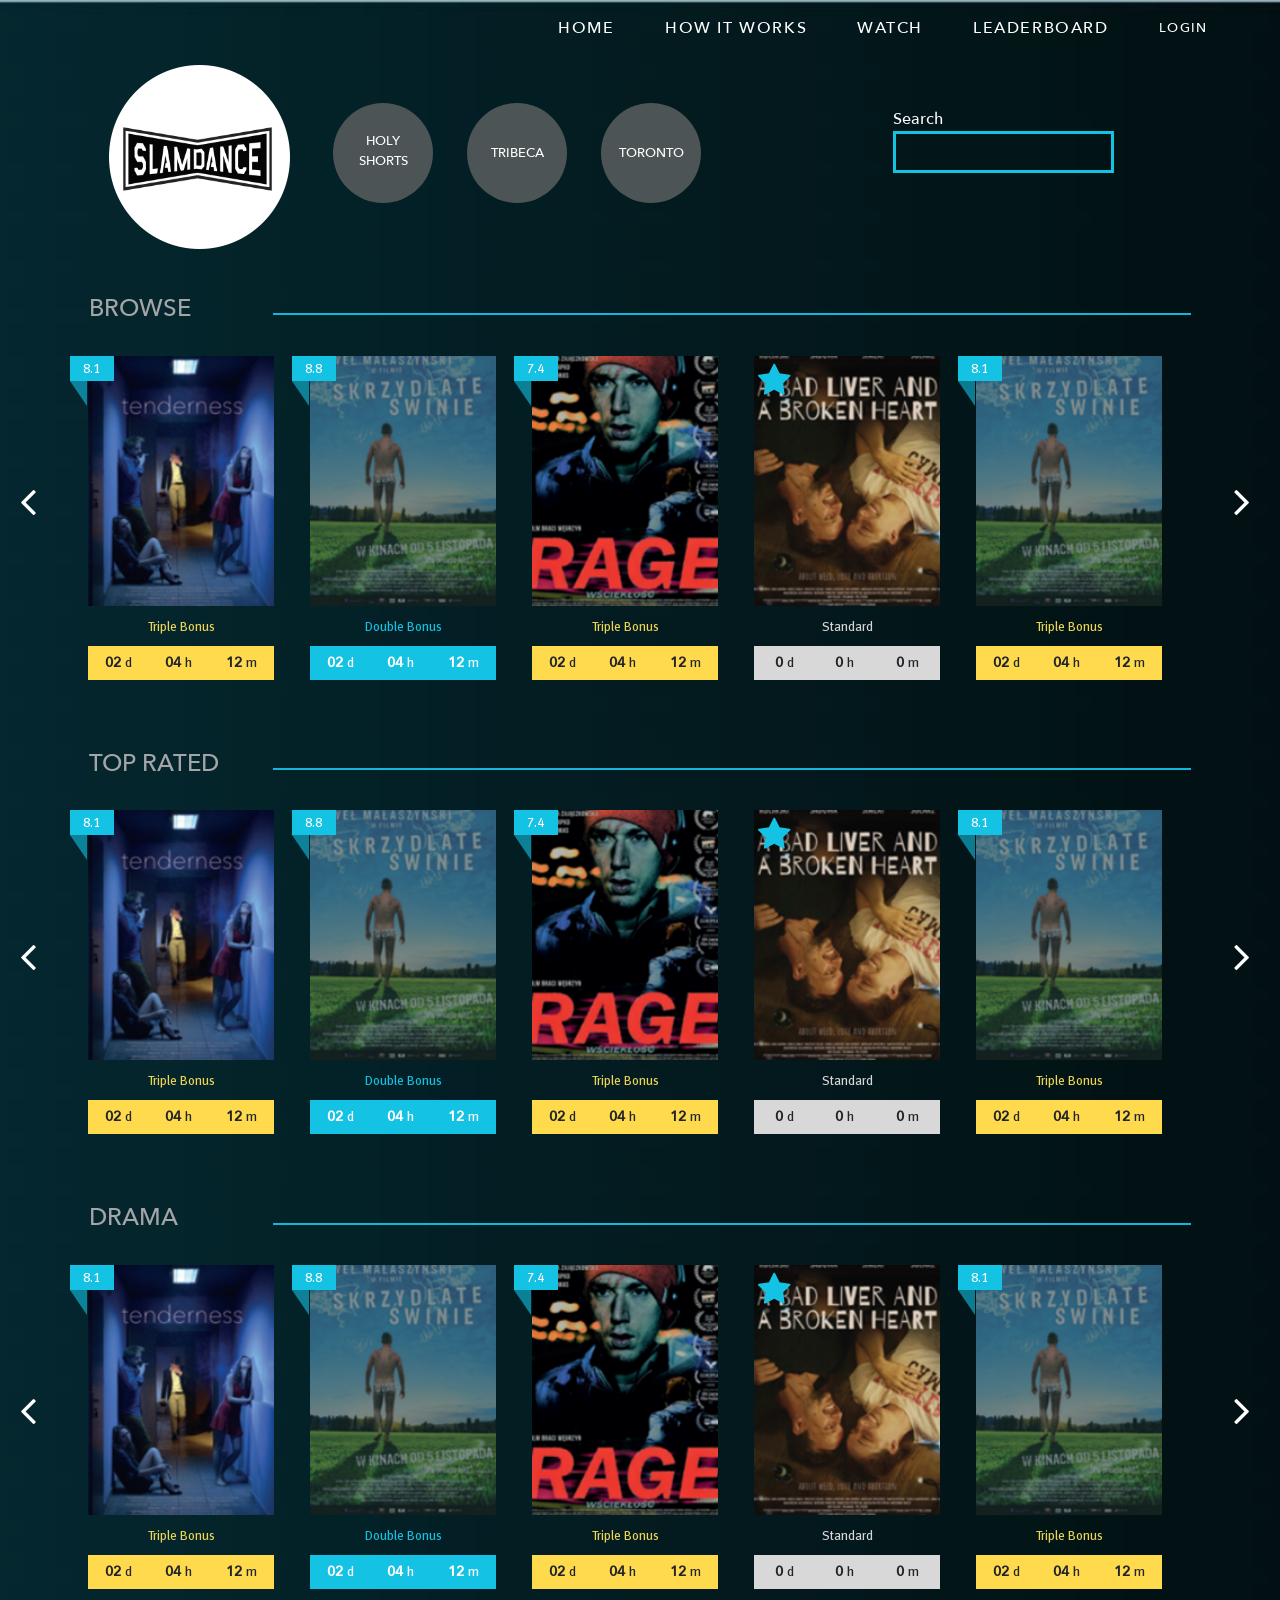
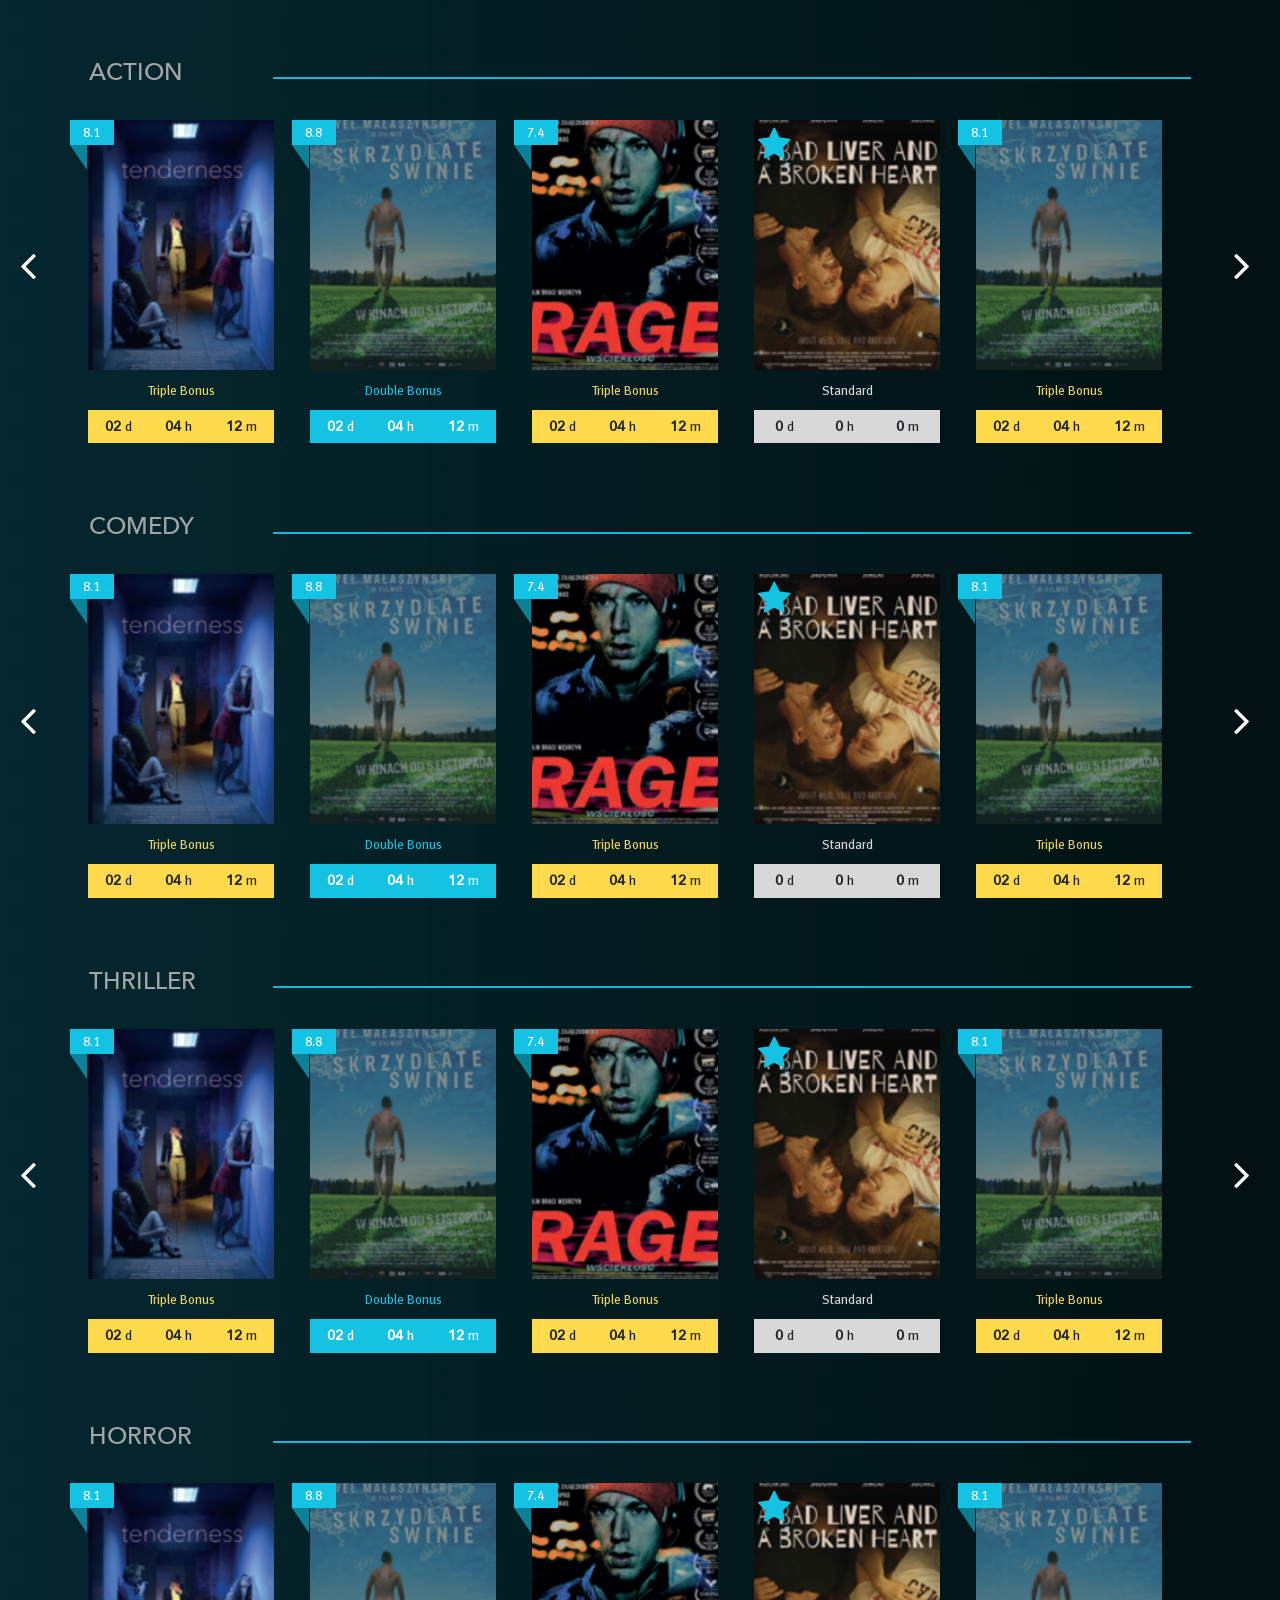
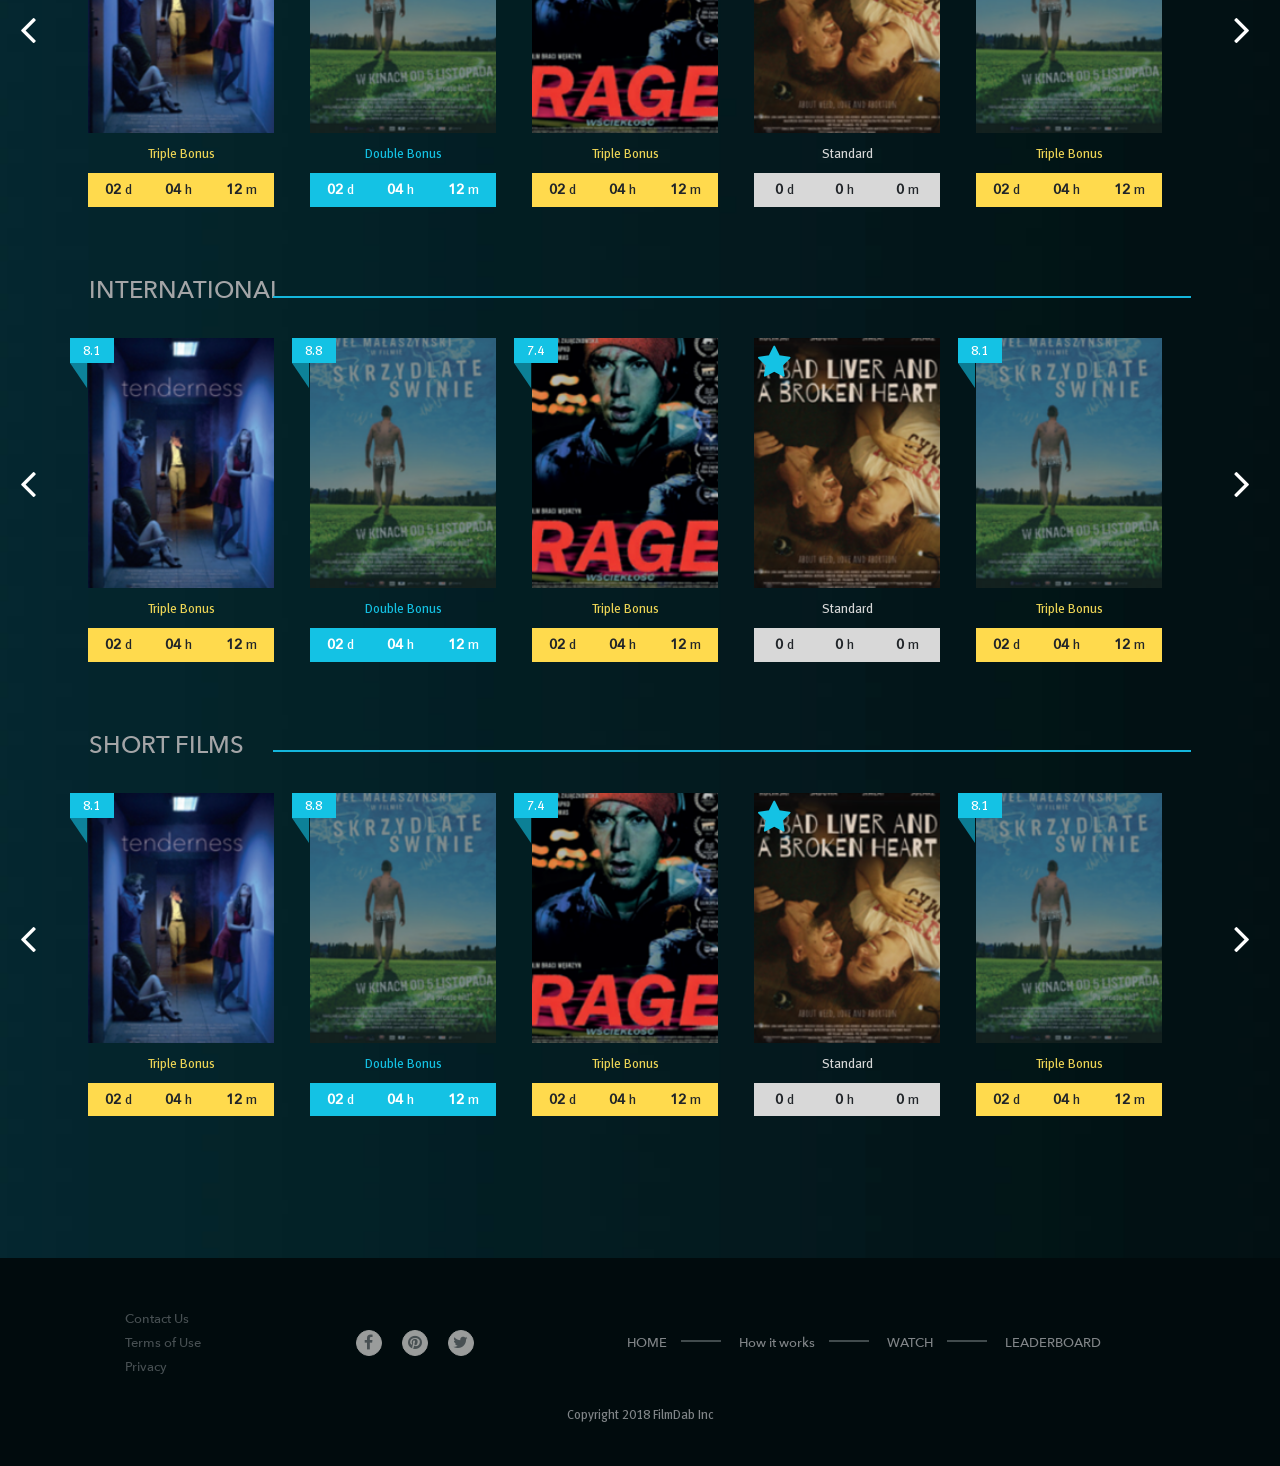
<file: 06-watch-slamdance.html>
<!DOCTYPE html>
<html lang="en">

<head>
    <title>SlamDance :- </title>
    <!-- Meta -->
    <meta charset="UTF-8">
    <!-- Media -->
    <meta name="viewport" content="width=device-width, initial-scale=1">
    <!-- Bootstrap -->
    <link rel="stylesheet" type="text/css" media="screen" href="assets/css/bootstrap.min.css">
    <!-- Stylesheet -->
    <link rel="stylesheet" type="text/css" media="screen" href="assets/css/all.css" />
    <!-- Animate -->
    <link rel="stylesheet" type="text/css" media="screen" href="assets/css/animate.css">
    <!-- Owl-carousel -->
    <link rel="stylesheet" type="text/css" href="assets/css/owl.carousel.min.css">
    <!-- video -->
    <link rel="stylesheet" type="text/css" media="screen" href="assets/css/modal-video.min.css">
    <!-- Fonts -->
    <link rel="stylesheet" type="text/css" href="assets/fonts/font-awesome/css/font-awesome.min.css">
</head>

<body>
    <div class="page-wrap bg-01">
    <!-- Header -->
    <header>
        <nav class="navbar navbar-expand-lg navbar-light py-3 px-5 Cs-nav  wow fadeInUp" data-wow-delay=".5s" data-wow-duration="2s">
            <a class="navbar-brand" href="#"></a>
            <button class="navbar-toggler" type="button" data-toggle="collapse" data-target="#navbarsExample09" aria-controls="navbarsExample09" aria-expanded="false" aria-label="Toggle navigation">
                <span>
                    <i class="fa fa-bars" aria-hidden="true"></i>
                </span>
            </button>
            <div class="collapse navbar-collapse justify-content-md-end text-white" id="navbarsExample09">
                <ul class="navbar-nav align-items-center">
                    <li class="nav-item active">
                        <a class="nav-link  hvr-underline-from-left" href="0-Home.html">Home</a>
                    </li>
                    <li class="nav-item">
                        <a href="#" class="nav-link  hvr-underline-from-left">
                            How it works</a>
                    </li>
                    <li class="nav-item dropdown nav_Drop">
                        <a class="nav-link dropdown-toggle" href="08-Watch.html" id="navbarDropdownMenuLink1" aria-haspopup="true" aria-expanded="false">
                            watch
                        </a>
                        <div class="dropdown-menu" aria-labelledby="navbarDropdownMenuLink1">
                            <a class="dropdown-item small" href="#">Top Rated</a>
                            <div class="dropdown-divider mx-4"></div>
                            <a class="dropdown-item small wkm" href="08-Watch.html#drama">Drama</a>
                            <a class="dropdown-item small wkm" href="08-Watch.html#comedy">Comedy</a>
                            <a class="dropdown-item small wkm" href="08-Watch.html#action">Action</a>
                            <a class="dropdown-item small wkm" href="08-Watch.html#thriller">Thriller</a>
                            <a class="dropdown-item small wkm" href="08-Watch.html#horror">Horror</a>
                            <a class="dropdown-item small wkm" href="08-Watch.html#international">International</a>
                            <a class="dropdown-item small wkm" href="08-Watch.html#short-films">Short Films</a>
                        </div>
                    </li>
                    <li class="nav-item dropdown nav_Drop">
                        <a class="nav-link dropdown-toggle" href="05-Leaderboard.html" id="navbarDropdownMenuLink2" aria-haspopup="true" aria-expanded="false">
                                    leaderboard
                                </a>
                        <div class="dropdown-menu" aria-labelledby="navbarDropdownMenuLink2">
                             <a class="dropdown-item small" href="10-Shop.html">Shop</a>
                            <a class="dropdown-item small" href="09-Achievements.html">Achievements</a>
                        </div>
                    </li>
                    <li class="nav-item">
                        <a class="nav-link small  hvr-underline-from-left" href="1-Login.html">login</a>
                    </li>
                </ul>
            </div>
        </nav>
    </header>
    <!-- Content -->
    <main>
        <section id="SlamDance">
               <!-- Heading -->
               <div class="container">
                  <div class="row">
                     <div class="col-sm-12 col-md-7 col-lg-8 home md-center">
                        <ul class="home_tags md-center">
                           <li class="pl-lg-4 wow flipInX" data-wow-delay=".5s" data-wow-duration="2s">
                              <a href="#"> <img src="assets/images/slamdance.png" alt="img" class="img-fluid"> </a>
                           </li>
                           <li class="pl-lg-4 wow flipInX" data-wow-delay=".5s" data-wow-duration="2s">
                              <a href="#">
                                 <h5 class="dot lh-0 small">Holy <br> Shorts</h5>
                              </a>
                           </li>
                           <li class="wow flipInX" data-wow-delay=".5s" data-wow-duration="2s">
                              <a href="#">
                                 <h5 class="dot small">Tribeca</h5>
                              </a>
                           </li>
                           <li class="wow flipInX" data-wow-delay=".5s" data-wow-duration="2s">
                              <a href="#">
                                 <h5 class="dot small">Toronto</h5>
                              </a>
                           </li>
                        </ul>
                     </div>
                     <div class="col-md-1 d-sm-none">
                     </div>
                     <div class="col-md-3 wow fadeInRight" data-wow-delay=".5s" data-wow-duration="2s">
                        <form class="form-inline search-form my-5">
                           <label class="ml-md-5 text-white">Search</label>
                           <input class="form-control ml-md-5" type="text">
                        </form>
                     </div>
                  </div>
               </div>
               <!-- 1:- SLide -->
               <section class="my-3 slider-hover-effect wow fadeInLeft" data-wow-delay=".5s" data-wow-duration="2s">
                  <div class="container">
                     <!-- Title -->
                     <div class="row mx-1 py-4">
                        <div class="col-md-2">
                           <h4 class="accurate">BROWSE</h4>
                        </div>
                        <div class="col-md-10">
                           <b class="blank-line blank-line-align"></b>
                        </div>
                     </div>
                     <!-- carousel -->
                     <div class="">
                        <div id="owl-slam-watch-A" class="row owl-carousel">
                           <!-- Film-1 -->
                           <div class="slide-main relative">
                              <div class="slide-sub text-center">
                                 <div class="img-wrap img-box relative">
                                    <img src="assets/images/one.png" class="img-fluid" alt="slamdance">
                                    <a href="#" class="js-video-button" data-channel="video" data-video-url="https://www.youtube.com/embed/5Peo-ivmupE">
                                       <div class="paly-music absolute">
                                          <i class="fa fa-play" aria-hidden="true"></i>
                                       </div>
                                    </a>
                                 </div>
                                 <div class="py-2 text-center">
                                    <span class="lead-color small">Triple Bonus</span>
                                 </div>
                                 <div class="dhm d-flex justify-content-around align-items-center py-lg-2">
                                    <div>
                                       <h6>02
                                          <span>d</span>
                                       </h6>
                                    </div>
                                    <div>
                                       <h6>04
                                          <span>h</span>
                                       </h6>
                                    </div>
                                    <div>
                                       <h6>12
                                          <span>m</span>
                                       </h6>
                                    </div>
                                 </div>
                              </div>
                              <!-- tags -->
                              <div class="Film_points absolute">
                                 <span class="text-white">8.1</span>
                              </div>
                           </div>
                           <!-- Film-2 -->
                           <div class="slide-main relative">
                              <div class="slide-sub text-center">
                                 <div class="img-wrap img-box relative">
                                    <img src="assets/images/two.png" class="img-fluid" alt="slamdance">
                                    <a href="#" class="js-video-button" data-channel="video" data-video-url="https://www.youtube.com/embed/5Peo-ivmupE">
                                       <div class="paly-music absolute">
                                          <i class="fa fa-play" aria-hidden="true"></i>
                                       </div>
                                    </a>
                                 </div>
                                 <div class="py-2 text-center">
                                    <span class="double-color small">Double Bonus</span>
                                 </div>
                                 <div class="double d-flex justify-content-around align-items-center py-lg-2">
                                    <div>
                                       <h6>02
                                          <span>d</span>
                                       </h6>
                                    </div>
                                    <div>
                                       <h6>04
                                          <span>h</span>
                                       </h6>
                                    </div>
                                    <div>
                                       <h6>12
                                          <span>m</span>
                                       </h6>
                                    </div>
                                 </div>
                              </div>
                              <!-- tags -->
                              <div class="Film_points absolute">
                                 <span class="text-white">8.8</span>
                              </div>
                           </div>
                           <!-- Film-3 -->
                           <div class="slide-main relative">
                              <div class="slide-sub text-center">
                                 <div class="img-wrap img-box relative">
                                    <img src="assets/images/three.png" class="img-fluid" alt="slamdance">
                                    <a href="#" class="js-video-button" data-channel="video" data-video-url="https://www.youtube.com/embed/5Peo-ivmupE">
                                       <div class="paly-music absolute">
                                          <i class="fa fa-play" aria-hidden="true"></i>
                                       </div>
                                    </a>
                                 </div>
                                 <div class="py-2 text-center">
                                    <span class="lead-color small">Triple Bonus</span>
                                 </div>
                                 <div class="dhm d-flex justify-content-around align-items-center py-lg-2">
                                    <div>
                                       <h6>02
                                          <span>d</span>
                                       </h6>
                                    </div>
                                    <div>
                                       <h6>04
                                          <span>h</span>
                                       </h6>
                                    </div>
                                    <div>
                                       <h6>12
                                          <span>m</span>
                                       </h6>
                                    </div>
                                 </div>
                              </div>
                              <!-- tags -->
                              <div class="Film_points absolute">
                                 <span class="text-white">7.4</span>
                              </div>
                           </div>
                           <!-- Film-4 -->
                           <div class="slide-main relative">
                              <div class="slide-sub text-center">
                                 <div class="img-wrap img-box relative">
                                    <img src="assets/images/four.png" class="img-fluid" alt="slamdance">
                                    <a href="#" class="js-video-button" data-channel="video" data-video-url="https://www.youtube.com/embed/5Peo-ivmupE">
                                       <div class="paly-music absolute">
                                          <i class="fa fa-play" aria-hidden="true"></i>
                                       </div>
                                    </a>
                                 </div>
                                 <div class="py-2 text-center">
                                    <span class="standerd-color small">Standard</span>
                                 </div>
                                 <div class="standerd d-flex justify-content-around align-items-center py-lg-2">
                                    <div>
                                       <h6>0
                                          <span>d</span>
                                       </h6>
                                    </div>
                                    <div>
                                       <h6>0
                                          <span>h</span>
                                       </h6>
                                    </div>
                                    <div>
                                       <h6>0
                                          <span>m</span>
                                       </h6>
                                    </div>
                                 </div>
                              </div>
                              <!-- tags -->
                              <div class="rating absolute">
                                 <i class="fa fa-star" aria-hidden="true"></i>
                              </div>
                           </div>
                           <!-- Film-5 -->
                           <div class="slide-main relative">
                              <div class="slide-sub text-center">
                                 <div class="img-wrap img-box relative">
                                    <img src="assets/images/two.png" class="img-fluid" alt="slamdance">
                                    <a href="#" class="js-video-button" data-channel="video" data-video-url="https://www.youtube.com/embed/5Peo-ivmupE">
                                       <div class="paly-music absolute">
                                          <i class="fa fa-play" aria-hidden="true"></i>
                                       </div>
                                    </a>
                                 </div>
                                 <div class="py-2 text-center">
                                    <span class="lead-color small">Triple Bonus</span>
                                 </div>
                                 <div class="dhm d-flex justify-content-around align-items-center py-lg-2">
                                    <div>
                                       <h6>02
                                          <span>d</span>
                                       </h6>
                                    </div>
                                    <div>
                                       <h6>04
                                          <span>h</span>
                                       </h6>
                                    </div>
                                    <div>
                                       <h6>12
                                          <span>m</span>
                                       </h6>
                                    </div>
                                 </div>
                              </div>
                              <!-- tags -->
                              <div class="Film_points absolute">
                                 <span class="text-white">8.1</span>
                              </div>
                           </div>
                           <!-- Film-6 -->
                           <div class="slide-main relative">
                              <div class="slide-sub text-center">
                                 <div class="img-wrap img-box relative">
                                    <img src="assets/images/three.png" class="img-fluid" alt="slamdance">
                                    <a href="#" class="js-video-button" data-channel="video" data-video-url="https://www.youtube.com/embed/5Peo-ivmupE">
                                       <div class="paly-music absolute">
                                          <i class="fa fa-play" aria-hidden="true"></i>
                                       </div>
                                    </a>
                                 </div>
                                 <div class="py-2 text-center">
                                    <span class="double-color small">Double Bonus</span>
                                 </div>
                                 <div class="double d-flex justify-content-around align-items-center py-lg-2">
                                    <div>
                                       <h6>02
                                          <span>d</span>
                                       </h6>
                                    </div>
                                    <div>
                                       <h6>04
                                          <span>h</span>
                                       </h6>
                                    </div>
                                    <div>
                                       <h6>12
                                          <span>m</span>
                                       </h6>
                                    </div>
                                 </div>
                              </div>
                              <!-- tags -->
                              <div class="Film_points absolute">
                                 <span class="text-white">8.8</span>
                              </div>
                           </div>
                           <!-- Film-7-->
                           <div class="slide-main relative">
                              <div class="slide-sub text-center">
                                 <div class="img-wrap img-box relative">
                                    <img src="assets/images/four.png" class="img-fluid" alt="slamdance">
                                    <a href="#" class="js-video-button" data-channel="video" data-video-url="https://www.youtube.com/embed/5Peo-ivmupE">
                                       <div class="paly-music absolute">
                                          <i class="fa fa-play" aria-hidden="true"></i>
                                       </div>
                                    </a>
                                 </div>
                                 <div class="py-2 text-center">
                                    <span class="lead-color small">Triple Bonus</span>
                                 </div>
                                 <div class="dhm d-flex justify-content-around align-items-center py-lg-2">
                                    <div>
                                       <h6>02
                                          <span>d</span>
                                       </h6>
                                    </div>
                                    <div>
                                       <h6>04
                                          <span>h</span>
                                       </h6>
                                    </div>
                                    <div>
                                       <h6>12
                                          <span>m</span>
                                       </h6>
                                    </div>
                                 </div>
                              </div>
                              <!-- tags -->
                              <div class="Film_points absolute">
                                 <span class="text-white">7.4</span>
                              </div>
                           </div>
                           <!-- Film-8 -->
                           <div class="slide-main relative">
                              <div class="slide-sub text-center">
                                 <div class="img-wrap img-box relative">
                                    <img src="assets/images/one.png" class="img-fluid" alt="slamdance">
                                    <a href="#" class="js-video-button" data-channel="video" data-video-url="https://www.youtube.com/embed/5Peo-ivmupE">
                                       <div class="paly-music absolute">
                                          <i class="fa fa-play" aria-hidden="true"></i>
                                       </div>
                                    </a>
                                 </div>
                                 <div class="py-2 text-center">
                                    <span class="standerd-color small">Standard</span>
                                 </div>
                                 <div class="standerd d-flex justify-content-around align-items-center py-lg-2">
                                    <div>
                                       <h6>0
                                          <span>d</span>
                                       </h6>
                                    </div>
                                    <div>
                                       <h6>0
                                          <span>h</span>
                                       </h6>
                                    </div>
                                    <div>
                                       <h6>0
                                          <span>m</span>
                                       </h6>
                                    </div>
                                 </div>
                              </div>
                              <!-- tags -->
                              <div class="rating absolute">
                                 <i class="fa fa-star" aria-hidden="true"></i>
                              </div>
                           </div>
                        </div>
                     </div>
                  </div>
               </section>

               <!-- 2:- SLide -->
               <section class="my-3 slider-hover-effect wow fadeInLeft" data-wow-delay=".5s" data-wow-duration="2s">
                  <div class="container">
                     <!-- Title -->
                     <div class="row mx-1 py-4">
                        <div class="col-md-2">
                           <h4 class="accurate">TOP RATED</h4>
                        </div>
                        <div class="col-md-10">
                           <b class="blank-line blank-line-align"></b>
                        </div>
                     </div>
                     <!-- carousel -->
                     <div class="">
                        <div id="owl-slam-watch-B" class="row owl-carousel">
                           <!-- Film-1 -->
                           <div class="slide-main relative">
                              <div class="slide-sub text-center">
                                 <div class="img-wrap img-box relative">
                                    <img src="assets/images/one.png" class="img-fluid" alt="slamdance">
                                    <a href="#" class="js-video-button" data-channel="video" data-video-url="https://www.youtube.com/embed/5Peo-ivmupE">
                                       <div class="paly-music absolute">
                                          <i class="fa fa-play" aria-hidden="true"></i>
                                       </div>
                                    </a>
                                 </div>
                                 <div class="py-2 text-center">
                                    <span class="lead-color small">Triple Bonus</span>
                                 </div>
                                 <div class="dhm d-flex justify-content-around align-items-center py-lg-2">
                                    <div>
                                       <h6>02
                                          <span>d</span>
                                       </h6>
                                    </div>
                                    <div>
                                       <h6>04
                                          <span>h</span>
                                       </h6>
                                    </div>
                                    <div>
                                       <h6>12
                                          <span>m</span>
                                       </h6>
                                    </div>
                                 </div>
                              </div>
                              <!-- tags -->
                              <div class="Film_points absolute">
                                 <span class="text-white">8.1</span>
                              </div>
                           </div>
                           <!-- Film-2 -->
                           <div class="slide-main relative">
                              <div class="slide-sub text-center">
                                 <div class="img-wrap img-box relative">
                                    <img src="assets/images/two.png" class="img-fluid" alt="slamdance">
                                    <a href="#" class="js-video-button" data-channel="video" data-video-url="https://www.youtube.com/embed/5Peo-ivmupE">
                                       <div class="paly-music absolute">
                                          <i class="fa fa-play" aria-hidden="true"></i>
                                       </div>
                                    </a>
                                 </div>
                                 <div class="py-2 text-center">
                                    <span class="double-color small">Double Bonus</span>
                                 </div>
                                 <div class="double d-flex justify-content-around align-items-center py-lg-2">
                                    <div>
                                       <h6>02
                                          <span>d</span>
                                       </h6>
                                    </div>
                                    <div>
                                       <h6>04
                                          <span>h</span>
                                       </h6>
                                    </div>
                                    <div>
                                       <h6>12
                                          <span>m</span>
                                       </h6>
                                    </div>
                                 </div>
                              </div>
                              <!-- tags -->
                              <div class="Film_points absolute">
                                 <span class="text-white">8.8</span>
                              </div>
                           </div>
                           <!-- Film-3 -->
                           <div class="slide-main relative">
                              <div class="slide-sub text-center">
                                 <div class="img-wrap img-box relative">
                                    <img src="assets/images/three.png" class="img-fluid" alt="slamdance">
                                    <a href="#" class="js-video-button" data-channel="video" data-video-url="https://www.youtube.com/embed/5Peo-ivmupE">
                                       <div class="paly-music absolute">
                                          <i class="fa fa-play" aria-hidden="true"></i>
                                       </div>
                                    </a>
                                 </div>
                                 <div class="py-2 text-center">
                                    <span class="lead-color small">Triple Bonus</span>
                                 </div>
                                 <div class="dhm d-flex justify-content-around align-items-center py-lg-2">
                                    <div>
                                       <h6>02
                                          <span>d</span>
                                       </h6>
                                    </div>
                                    <div>
                                       <h6>04
                                          <span>h</span>
                                       </h6>
                                    </div>
                                    <div>
                                       <h6>12
                                          <span>m</span>
                                       </h6>
                                    </div>
                                 </div>
                              </div>
                              <!-- tags -->
                              <div class="Film_points absolute">
                                 <span class="text-white">7.4</span>
                              </div>
                           </div>
                           <!-- Film-4 -->
                           <div class="slide-main relative">
                              <div class="slide-sub text-center">
                                 <div class="img-wrap img-box relative">
                                    <img src="assets/images/four.png" class="img-fluid" alt="slamdance">
                                    <a href="#" class="js-video-button" data-channel="video" data-video-url="https://www.youtube.com/embed/5Peo-ivmupE">
                                       <div class="paly-music absolute">
                                          <i class="fa fa-play" aria-hidden="true"></i>
                                       </div>
                                    </a>
                                 </div>
                                 <div class="py-2 text-center">
                                    <span class="standerd-color small">Standard</span>
                                 </div>
                                 <div class="standerd d-flex justify-content-around align-items-center py-lg-2">
                                    <div>
                                       <h6>0
                                          <span>d</span>
                                       </h6>
                                    </div>
                                    <div>
                                       <h6>0
                                          <span>h</span>
                                       </h6>
                                    </div>
                                    <div>
                                       <h6>0
                                          <span>m</span>
                                       </h6>
                                    </div>
                                 </div>
                              </div>
                              <!-- tags -->
                              <div class="rating absolute">
                                 <i class="fa fa-star" aria-hidden="true"></i>
                              </div>
                           </div>
                           <!-- Film-5 -->
                           <div class="slide-main relative">
                              <div class="slide-sub text-center">
                                 <div class="img-wrap img-box relative">
                                    <img src="assets/images/two.png" class="img-fluid" alt="slamdance">
                                    <a href="#" class="js-video-button" data-channel="video" data-video-url="https://www.youtube.com/embed/5Peo-ivmupE">
                                       <div class="paly-music absolute">
                                          <i class="fa fa-play" aria-hidden="true"></i>
                                       </div>
                                    </a>
                                 </div>
                                 <div class="py-2 text-center">
                                    <span class="lead-color small">Triple Bonus</span>
                                 </div>
                                 <div class="dhm d-flex justify-content-around align-items-center py-lg-2">
                                    <div>
                                       <h6>02
                                          <span>d</span>
                                       </h6>
                                    </div>
                                    <div>
                                       <h6>04
                                          <span>h</span>
                                       </h6>
                                    </div>
                                    <div>
                                       <h6>12
                                          <span>m</span>
                                       </h6>
                                    </div>
                                 </div>
                              </div>
                              <!-- tags -->
                              <div class="Film_points absolute">
                                 <span class="text-white">8.1</span>
                              </div>
                           </div>
                           <!-- Film-6 -->
                           <div class="slide-main relative">
                              <div class="slide-sub text-center">
                                 <div class="img-wrap img-box relative">
                                    <img src="assets/images/three.png" class="img-fluid" alt="slamdance">
                                    <a href="#" class="js-video-button" data-channel="video" data-video-url="https://www.youtube.com/embed/5Peo-ivmupE">
                                       <div class="paly-music absolute">
                                          <i class="fa fa-play" aria-hidden="true"></i>
                                       </div>
                                    </a>
                                 </div>
                                 <div class="py-2 text-center">
                                    <span class="double-color small">Double Bonus</span>
                                 </div>
                                 <div class="double d-flex justify-content-around align-items-center py-lg-2">
                                    <div>
                                       <h6>02
                                          <span>d</span>
                                       </h6>
                                    </div>
                                    <div>
                                       <h6>04
                                          <span>h</span>
                                       </h6>
                                    </div>
                                    <div>
                                       <h6>12
                                          <span>m</span>
                                       </h6>
                                    </div>
                                 </div>
                              </div>
                              <!-- tags -->
                              <div class="Film_points absolute">
                                 <span class="text-white">8.8</span>
                              </div>
                           </div>
                           <!-- Film-7-->
                           <div class="slide-main relative">
                              <div class="slide-sub text-center">
                                 <div class="img-wrap img-box relative">
                                    <img src="assets/images/four.png" class="img-fluid" alt="slamdance">
                                    <a href="#" class="js-video-button" data-channel="video" data-video-url="https://www.youtube.com/embed/5Peo-ivmupE">
                                       <div class="paly-music absolute">
                                          <i class="fa fa-play" aria-hidden="true"></i>
                                       </div>
                                    </a>
                                 </div>
                                 <div class="py-2 text-center">
                                    <span class="lead-color small">Triple Bonus</span>
                                 </div>
                                 <div class="dhm d-flex justify-content-around align-items-center py-lg-2">
                                    <div>
                                       <h6>02
                                          <span>d</span>
                                       </h6>
                                    </div>
                                    <div>
                                       <h6>04
                                          <span>h</span>
                                       </h6>
                                    </div>
                                    <div>
                                       <h6>12
                                          <span>m</span>
                                       </h6>
                                    </div>
                                 </div>
                              </div>
                              <!-- tags -->
                              <div class="Film_points absolute">
                                 <span class="text-white">7.4</span>
                              </div>
                           </div>
                           <!-- Film-8 -->
                           <div class="slide-main relative">
                              <div class="slide-sub text-center">
                                 <div class="img-wrap img-box relative">
                                    <img src="assets/images/one.png" class="img-fluid" alt="slamdance">
                                    <a href="#" class="js-video-button" data-channel="video" data-video-url="https://www.youtube.com/embed/5Peo-ivmupE">
                                       <div class="paly-music absolute">
                                          <i class="fa fa-play" aria-hidden="true"></i>
                                       </div>
                                    </a>
                                 </div>
                                 <div class="py-2 text-center">
                                    <span class="standerd-color small">Standard</span>
                                 </div>
                                 <div class="standerd d-flex justify-content-around align-items-center py-lg-2">
                                    <div>
                                       <h6>0
                                          <span>d</span>
                                       </h6>
                                    </div>
                                    <div>
                                       <h6>0
                                          <span>h</span>
                                       </h6>
                                    </div>
                                    <div>
                                       <h6>0
                                          <span>m</span>
                                       </h6>
                                    </div>
                                 </div>
                              </div>
                              <!-- tags -->
                              <div class="rating absolute">
                                 <i class="fa fa-star" aria-hidden="true"></i>
                              </div>
                           </div>
                        </div>
                     </div>
                  </div>
               </section>

               <!-- 3:- SLide -->
               <section class="my-3 slider-hover-effect wow fadeInLeft" data-wow-delay=".5s" data-wow-duration="2s">
                  <div class="container">
                     <!-- Title -->
                     <div class="row mx-1 py-4">
                        <div class="col-md-2">
                           <h4 class="accurate">DRAMA</h4>
                        </div>
                        <div class="col-md-10">
                           <b class="blank-line blank-line-align"></b>
                        </div>
                     </div>
                     <!-- carousel -->
                     <div class="">
                        <div id="owl-slam-watch-C" class="row owl-carousel">
                           <!-- Film-1 -->
                           <div class="slide-main relative">
                              <div class="slide-sub text-center">
                                 <div class="img-wrap img-box relative">
                                    <img src="assets/images/one.png" class="img-fluid" alt="slamdance">
                                    <a href="#" class="js-video-button" data-channel="video" data-video-url="https://www.youtube.com/embed/5Peo-ivmupE">
                                       <div class="paly-music absolute">
                                          <i class="fa fa-play" aria-hidden="true"></i>
                                       </div>
                                    </a>
                                 </div>
                                 <div class="py-2 text-center">
                                    <span class="lead-color small">Triple Bonus</span>
                                 </div>
                                 <div class="dhm d-flex justify-content-around align-items-center py-lg-2">
                                    <div>
                                       <h6>02
                                          <span>d</span>
                                       </h6>
                                    </div>
                                    <div>
                                       <h6>04
                                          <span>h</span>
                                       </h6>
                                    </div>
                                    <div>
                                       <h6>12
                                          <span>m</span>
                                       </h6>
                                    </div>
                                 </div>
                              </div>
                              <!-- tags -->
                              <div class="Film_points absolute">
                                 <span class="text-white">8.1</span>
                              </div>
                           </div>
                           <!-- Film-2 -->
                           <div class="slide-main relative">
                              <div class="slide-sub text-center">
                                 <div class="img-wrap img-box relative">
                                    <img src="assets/images/two.png" class="img-fluid" alt="slamdance">
                                    <a href="#" class="js-video-button" data-channel="video" data-video-url="https://www.youtube.com/embed/5Peo-ivmupE">
                                       <div class="paly-music absolute">
                                          <i class="fa fa-play" aria-hidden="true"></i>
                                       </div>
                                    </a>
                                 </div>
                                 <div class="py-2 text-center">
                                    <span class="double-color small">Double Bonus</span>
                                 </div>
                                 <div class="double d-flex justify-content-around align-items-center py-lg-2">
                                    <div>
                                       <h6>02
                                          <span>d</span>
                                       </h6>
                                    </div>
                                    <div>
                                       <h6>04
                                          <span>h</span>
                                       </h6>
                                    </div>
                                    <div>
                                       <h6>12
                                          <span>m</span>
                                       </h6>
                                    </div>
                                 </div>
                              </div>
                              <!-- tags -->
                              <div class="Film_points absolute">
                                 <span class="text-white">8.8</span>
                              </div>
                           </div>
                           <!-- Film-3 -->
                           <div class="slide-main relative">
                              <div class="slide-sub text-center">
                                 <div class="img-wrap img-box relative">
                                    <img src="assets/images/three.png" class="img-fluid" alt="slamdance">
                                    <a href="#" class="js-video-button" data-channel="video" data-video-url="https://www.youtube.com/embed/5Peo-ivmupE">
                                       <div class="paly-music absolute">
                                          <i class="fa fa-play" aria-hidden="true"></i>
                                       </div>
                                    </a>
                                 </div>
                                 <div class="py-2 text-center">
                                    <span class="lead-color small">Triple Bonus</span>
                                 </div>
                                 <div class="dhm d-flex justify-content-around align-items-center py-lg-2">
                                    <div>
                                       <h6>02
                                          <span>d</span>
                                       </h6>
                                    </div>
                                    <div>
                                       <h6>04
                                          <span>h</span>
                                       </h6>
                                    </div>
                                    <div>
                                       <h6>12
                                          <span>m</span>
                                       </h6>
                                    </div>
                                 </div>
                              </div>
                              <!-- tags -->
                              <div class="Film_points absolute">
                                 <span class="text-white">7.4</span>
                              </div>
                           </div>
                           <!-- Film-4 -->
                           <div class="slide-main relative">
                              <div class="slide-sub text-center">
                                 <div class="img-wrap img-box relative">
                                    <img src="assets/images/four.png" class="img-fluid" alt="slamdance">
                                    <a href="#" class="js-video-button" data-channel="video" data-video-url="https://www.youtube.com/embed/5Peo-ivmupE">
                                       <div class="paly-music absolute">
                                          <i class="fa fa-play" aria-hidden="true"></i>
                                       </div>
                                    </a>
                                 </div>
                                 <div class="py-2 text-center">
                                    <span class="standerd-color small">Standard</span>
                                 </div>
                                 <div class="standerd d-flex justify-content-around align-items-center py-lg-2">
                                    <div>
                                       <h6>0
                                          <span>d</span>
                                       </h6>
                                    </div>
                                    <div>
                                       <h6>0
                                          <span>h</span>
                                       </h6>
                                    </div>
                                    <div>
                                       <h6>0
                                          <span>m</span>
                                       </h6>
                                    </div>
                                 </div>
                              </div>
                              <!-- tags -->
                              <div class="rating absolute">
                                 <i class="fa fa-star" aria-hidden="true"></i>
                              </div>
                           </div>
                           <!-- Film-5 -->
                           <div class="slide-main relative">
                              <div class="slide-sub text-center">
                                 <div class="img-wrap img-box relative">
                                    <img src="assets/images/two.png" class="img-fluid" alt="slamdance">
                                    <a href="#" class="js-video-button" data-channel="video" data-video-url="https://www.youtube.com/embed/5Peo-ivmupE">
                                       <div class="paly-music absolute">
                                          <i class="fa fa-play" aria-hidden="true"></i>
                                       </div>
                                    </a>
                                 </div>
                                 <div class="py-2 text-center">
                                    <span class="lead-color small">Triple Bonus</span>
                                 </div>
                                 <div class="dhm d-flex justify-content-around align-items-center py-lg-2">
                                    <div>
                                       <h6>02
                                          <span>d</span>
                                       </h6>
                                    </div>
                                    <div>
                                       <h6>04
                                          <span>h</span>
                                       </h6>
                                    </div>
                                    <div>
                                       <h6>12
                                          <span>m</span>
                                       </h6>
                                    </div>
                                 </div>
                              </div>
                              <!-- tags -->
                              <div class="Film_points absolute">
                                 <span class="text-white">8.1</span>
                              </div>
                           </div>
                           <!-- Film-6 -->
                           <div class="slide-main relative">
                              <div class="slide-sub text-center">
                                 <div class="img-wrap img-box relative">
                                    <img src="assets/images/three.png" class="img-fluid" alt="slamdance">
                                    <a href="#" class="js-video-button" data-channel="video" data-video-url="https://www.youtube.com/embed/5Peo-ivmupE">
                                       <div class="paly-music absolute">
                                          <i class="fa fa-play" aria-hidden="true"></i>
                                       </div>
                                    </a>
                                 </div>
                                 <div class="py-2 text-center">
                                    <span class="double-color small">Double Bonus</span>
                                 </div>
                                 <div class="double d-flex justify-content-around align-items-center py-lg-2">
                                    <div>
                                       <h6>02
                                          <span>d</span>
                                       </h6>
                                    </div>
                                    <div>
                                       <h6>04
                                          <span>h</span>
                                       </h6>
                                    </div>
                                    <div>
                                       <h6>12
                                          <span>m</span>
                                       </h6>
                                    </div>
                                 </div>
                              </div>
                              <!-- tags -->
                              <div class="Film_points absolute">
                                 <span class="text-white">8.8</span>
                              </div>
                           </div>
                           <!-- Film-7-->
                           <div class="slide-main relative">
                              <div class="slide-sub text-center">
                                 <div class="img-wrap img-box relative">
                                    <img src="assets/images/four.png" class="img-fluid" alt="slamdance">
                                    <a href="#" class="js-video-button" data-channel="video" data-video-url="https://www.youtube.com/embed/5Peo-ivmupE">
                                       <div class="paly-music absolute">
                                          <i class="fa fa-play" aria-hidden="true"></i>
                                       </div>
                                    </a>
                                 </div>
                                 <div class="py-2 text-center">
                                    <span class="lead-color small">Triple Bonus</span>
                                 </div>
                                 <div class="dhm d-flex justify-content-around align-items-center py-lg-2">
                                    <div>
                                       <h6>02
                                          <span>d</span>
                                       </h6>
                                    </div>
                                    <div>
                                       <h6>04
                                          <span>h</span>
                                       </h6>
                                    </div>
                                    <div>
                                       <h6>12
                                          <span>m</span>
                                       </h6>
                                    </div>
                                 </div>
                              </div>
                              <!-- tags -->
                              <div class="Film_points absolute">
                                 <span class="text-white">7.4</span>
                              </div>
                           </div>
                           <!-- Film-8 -->
                           <div class="slide-main relative">
                              <div class="slide-sub text-center">
                                 <div class="img-wrap img-box relative">
                                    <img src="assets/images/one.png" class="img-fluid" alt="slamdance">
                                    <a href="#" class="js-video-button" data-channel="video" data-video-url="https://www.youtube.com/embed/5Peo-ivmupE">
                                       <div class="paly-music absolute">
                                          <i class="fa fa-play" aria-hidden="true"></i>
                                       </div>
                                    </a>
                                 </div>
                                 <div class="py-2 text-center">
                                    <span class="standerd-color small">Standard</span>
                                 </div>
                                 <div class="standerd d-flex justify-content-around align-items-center py-lg-2">
                                    <div>
                                       <h6>0
                                          <span>d</span>
                                       </h6>
                                    </div>
                                    <div>
                                       <h6>0
                                          <span>h</span>
                                       </h6>
                                    </div>
                                    <div>
                                       <h6>0
                                          <span>m</span>
                                       </h6>
                                    </div>
                                 </div>
                              </div>
                              <!-- tags -->
                              <div class="rating absolute">
                                 <i class="fa fa-star" aria-hidden="true"></i>
                              </div>
                           </div>
                        </div>
                     </div>
                  </div>
               </section>

               <!-- 4:- SLide -->
               <section class="my-3 slider-hover-effect wow fadeInLeft" data-wow-delay=".5s" data-wow-duration="2s">
                  <div class="container">
                     <!-- Title -->
                     <div class="row mx-1 py-4">
                        <div class="col-md-2">
                           <h4 class="accurate">ACTION</h4>
                        </div>
                        <div class="col-md-10">
                           <b class="blank-line blank-line-align"></b>
                        </div>
                     </div>
                     <!-- carousel -->
                     <div class="">
                        <div id="owl-slam-watch-D" class="row owl-carousel">
                           <!-- Film-1 -->
                           <div class="slide-main relative">
                              <div class="slide-sub text-center">
                                 <div class="img-wrap img-box relative">
                                    <img src="assets/images/one.png" class="img-fluid" alt="slamdance">
                                    <a href="#" class="js-video-button" data-channel="video" data-video-url="https://www.youtube.com/embed/5Peo-ivmupE">
                                       <div class="paly-music absolute">
                                          <i class="fa fa-play" aria-hidden="true"></i>
                                       </div>
                                    </a>
                                 </div>
                                 <div class="py-2 text-center">
                                    <span class="lead-color small">Triple Bonus</span>
                                 </div>
                                 <div class="dhm d-flex justify-content-around align-items-center py-lg-2">
                                    <div>
                                       <h6>02
                                          <span>d</span>
                                       </h6>
                                    </div>
                                    <div>
                                       <h6>04
                                          <span>h</span>
                                       </h6>
                                    </div>
                                    <div>
                                       <h6>12
                                          <span>m</span>
                                       </h6>
                                    </div>
                                 </div>
                              </div>
                              <!-- tags -->
                              <div class="Film_points absolute">
                                 <span class="text-white">8.1</span>
                              </div>
                           </div>
                           <!-- Film-2 -->
                           <div class="slide-main relative">
                              <div class="slide-sub text-center">
                                 <div class="img-wrap img-box relative">
                                    <img src="assets/images/two.png" class="img-fluid" alt="slamdance">
                                    <a href="#" class="js-video-button" data-channel="video" data-video-url="https://www.youtube.com/embed/5Peo-ivmupE">
                                       <div class="paly-music absolute">
                                          <i class="fa fa-play" aria-hidden="true"></i>
                                       </div>
                                    </a>
                                 </div>
                                 <div class="py-2 text-center">
                                    <span class="double-color small">Double Bonus</span>
                                 </div>
                                 <div class="double d-flex justify-content-around align-items-center py-lg-2">
                                    <div>
                                       <h6>02
                                          <span>d</span>
                                       </h6>
                                    </div>
                                    <div>
                                       <h6>04
                                          <span>h</span>
                                       </h6>
                                    </div>
                                    <div>
                                       <h6>12
                                          <span>m</span>
                                       </h6>
                                    </div>
                                 </div>
                              </div>
                              <!-- tags -->
                              <div class="Film_points absolute">
                                 <span class="text-white">8.8</span>
                              </div>
                           </div>
                           <!-- Film-3 -->
                           <div class="slide-main relative">
                              <div class="slide-sub text-center">
                                 <div class="img-wrap img-box relative">
                                    <img src="assets/images/three.png" class="img-fluid" alt="slamdance">
                                    <a href="#" class="js-video-button" data-channel="video" data-video-url="https://www.youtube.com/embed/5Peo-ivmupE">
                                       <div class="paly-music absolute">
                                          <i class="fa fa-play" aria-hidden="true"></i>
                                       </div>
                                    </a>
                                 </div>
                                 <div class="py-2 text-center">
                                    <span class="lead-color small">Triple Bonus</span>
                                 </div>
                                 <div class="dhm d-flex justify-content-around align-items-center py-lg-2">
                                    <div>
                                       <h6>02
                                          <span>d</span>
                                       </h6>
                                    </div>
                                    <div>
                                       <h6>04
                                          <span>h</span>
                                       </h6>
                                    </div>
                                    <div>
                                       <h6>12
                                          <span>m</span>
                                       </h6>
                                    </div>
                                 </div>
                              </div>
                              <!-- tags -->
                              <div class="Film_points absolute">
                                 <span class="text-white">7.4</span>
                              </div>
                           </div>
                           <!-- Film-4 -->
                           <div class="slide-main relative">
                              <div class="slide-sub text-center">
                                 <div class="img-wrap img-box relative">
                                    <img src="assets/images/four.png" class="img-fluid" alt="slamdance">
                                    <a href="#" class="js-video-button" data-channel="video" data-video-url="https://www.youtube.com/embed/5Peo-ivmupE">
                                       <div class="paly-music absolute">
                                          <i class="fa fa-play" aria-hidden="true"></i>
                                       </div>
                                    </a>
                                 </div>
                                 <div class="py-2 text-center">
                                    <span class="standerd-color small">Standard</span>
                                 </div>
                                 <div class="standerd d-flex justify-content-around align-items-center py-lg-2">
                                    <div>
                                       <h6>0
                                          <span>d</span>
                                       </h6>
                                    </div>
                                    <div>
                                       <h6>0
                                          <span>h</span>
                                       </h6>
                                    </div>
                                    <div>
                                       <h6>0
                                          <span>m</span>
                                       </h6>
                                    </div>
                                 </div>
                              </div>
                              <!-- tags -->
                              <div class="rating absolute">
                                 <i class="fa fa-star" aria-hidden="true"></i>
                              </div>
                           </div>
                           <!-- Film-5 -->
                           <div class="slide-main relative">
                              <div class="slide-sub text-center">
                                 <div class="img-wrap img-box relative">
                                    <img src="assets/images/two.png" class="img-fluid" alt="slamdance">
                                    <a href="#" class="js-video-button" data-channel="video" data-video-url="https://www.youtube.com/embed/5Peo-ivmupE">
                                       <div class="paly-music absolute">
                                          <i class="fa fa-play" aria-hidden="true"></i>
                                       </div>
                                    </a>
                                 </div>
                                 <div class="py-2 text-center">
                                    <span class="lead-color small">Triple Bonus</span>
                                 </div>
                                 <div class="dhm d-flex justify-content-around align-items-center py-lg-2">
                                    <div>
                                       <h6>02
                                          <span>d</span>
                                       </h6>
                                    </div>
                                    <div>
                                       <h6>04
                                          <span>h</span>
                                       </h6>
                                    </div>
                                    <div>
                                       <h6>12
                                          <span>m</span>
                                       </h6>
                                    </div>
                                 </div>
                              </div>
                              <!-- tags -->
                              <div class="Film_points absolute">
                                 <span class="text-white">8.1</span>
                              </div>
                           </div>
                           <!-- Film-6 -->
                           <div class="slide-main relative">
                              <div class="slide-sub text-center">
                                 <div class="img-wrap img-box relative">
                                    <img src="assets/images/three.png" class="img-fluid" alt="slamdance">
                                    <a href="#" class="js-video-button" data-channel="video" data-video-url="https://www.youtube.com/embed/5Peo-ivmupE">
                                       <div class="paly-music absolute">
                                          <i class="fa fa-play" aria-hidden="true"></i>
                                       </div>
                                    </a>
                                 </div>
                                 <div class="py-2 text-center">
                                    <span class="double-color small">Double Bonus</span>
                                 </div>
                                 <div class="double d-flex justify-content-around align-items-center py-lg-2">
                                    <div>
                                       <h6>02
                                          <span>d</span>
                                       </h6>
                                    </div>
                                    <div>
                                       <h6>04
                                          <span>h</span>
                                       </h6>
                                    </div>
                                    <div>
                                       <h6>12
                                          <span>m</span>
                                       </h6>
                                    </div>
                                 </div>
                              </div>
                              <!-- tags -->
                              <div class="Film_points absolute">
                                 <span class="text-white">8.8</span>
                              </div>
                           </div>
                           <!-- Film-7-->
                           <div class="slide-main relative">
                              <div class="slide-sub text-center">
                                 <div class="img-wrap img-box relative">
                                    <img src="assets/images/four.png" class="img-fluid" alt="slamdance">
                                    <a href="#" class="js-video-button" data-channel="video" data-video-url="https://www.youtube.com/embed/5Peo-ivmupE">
                                       <div class="paly-music absolute">
                                          <i class="fa fa-play" aria-hidden="true"></i>
                                       </div>
                                    </a>
                                 </div>
                                 <div class="py-2 text-center">
                                    <span class="lead-color small">Triple Bonus</span>
                                 </div>
                                 <div class="dhm d-flex justify-content-around align-items-center py-lg-2">
                                    <div>
                                       <h6>02
                                          <span>d</span>
                                       </h6>
                                    </div>
                                    <div>
                                       <h6>04
                                          <span>h</span>
                                       </h6>
                                    </div>
                                    <div>
                                       <h6>12
                                          <span>m</span>
                                       </h6>
                                    </div>
                                 </div>
                              </div>
                              <!-- tags -->
                              <div class="Film_points absolute">
                                 <span class="text-white">7.4</span>
                              </div>
                           </div>
                           <!-- Film-8 -->
                           <div class="slide-main relative">
                              <div class="slide-sub text-center">
                                 <div class="img-wrap img-box relative">
                                    <img src="assets/images/one.png" class="img-fluid" alt="slamdance">
                                    <a href="#" class="js-video-button" data-channel="video" data-video-url="https://www.youtube.com/embed/5Peo-ivmupE">
                                       <div class="paly-music absolute">
                                          <i class="fa fa-play" aria-hidden="true"></i>
                                       </div>
                                    </a>
                                 </div>
                                 <div class="py-2 text-center">
                                    <span class="standerd-color small">Standard</span>
                                 </div>
                                 <div class="standerd d-flex justify-content-around align-items-center py-lg-2">
                                    <div>
                                       <h6>0
                                          <span>d</span>
                                       </h6>
                                    </div>
                                    <div>
                                       <h6>0
                                          <span>h</span>
                                       </h6>
                                    </div>
                                    <div>
                                       <h6>0
                                          <span>m</span>
                                       </h6>
                                    </div>
                                 </div>
                              </div>
                              <!-- tags -->
                              <div class="rating absolute">
                                 <i class="fa fa-star" aria-hidden="true"></i>
                              </div>
                           </div>
                        </div>
                     </div>
                  </div>
               </section>

               <!-- 5:- SLide -->
               <section class="my-3 slider-hover-effect wow fadeInLeft" data-wow-delay=".5s" data-wow-duration="2s">
                  <div class="container">
                     <!-- Title -->
                     <div class="row mx-1 py-4">
                        <div class="col-md-2">
                           <h4 class="accurate">COMEDY</h4>
                        </div>
                        <div class="col-md-10">
                           <b class="blank-line blank-line-align"></b>
                        </div>
                     </div>
                     <!-- carousel -->
                     <div class="">
                        <div id="owl-slam-watch-E" class="row owl-carousel">
                           <!-- Film-1 -->
                           <div class="slide-main relative">
                              <div class="slide-sub text-center">
                                 <div class="img-wrap img-box relative">
                                    <img src="assets/images/one.png" class="img-fluid" alt="slamdance">
                                    <a href="#" class="js-video-button" data-channel="video" data-video-url="https://www.youtube.com/embed/5Peo-ivmupE">
                                       <div class="paly-music absolute">
                                          <i class="fa fa-play" aria-hidden="true"></i>
                                       </div>
                                    </a>
                                 </div>
                                 <div class="py-2 text-center">
                                    <span class="lead-color small">Triple Bonus</span>
                                 </div>
                                 <div class="dhm d-flex justify-content-around align-items-center py-lg-2">
                                    <div>
                                       <h6>02
                                          <span>d</span>
                                       </h6>
                                    </div>
                                    <div>
                                       <h6>04
                                          <span>h</span>
                                       </h6>
                                    </div>
                                    <div>
                                       <h6>12
                                          <span>m</span>
                                       </h6>
                                    </div>
                                 </div>
                              </div>
                              <!-- tags -->
                              <div class="Film_points absolute">
                                 <span class="text-white">8.1</span>
                              </div>
                           </div>
                           <!-- Film-2 -->
                           <div class="slide-main relative">
                              <div class="slide-sub text-center">
                                 <div class="img-wrap img-box relative">
                                    <img src="assets/images/two.png" class="img-fluid" alt="slamdance">
                                    <a href="#" class="js-video-button" data-channel="video" data-video-url="https://www.youtube.com/embed/5Peo-ivmupE">
                                       <div class="paly-music absolute">
                                          <i class="fa fa-play" aria-hidden="true"></i>
                                       </div>
                                    </a>
                                 </div>
                                 <div class="py-2 text-center">
                                    <span class="double-color small">Double Bonus</span>
                                 </div>
                                 <div class="double d-flex justify-content-around align-items-center py-lg-2">
                                    <div>
                                       <h6>02
                                          <span>d</span>
                                       </h6>
                                    </div>
                                    <div>
                                       <h6>04
                                          <span>h</span>
                                       </h6>
                                    </div>
                                    <div>
                                       <h6>12
                                          <span>m</span>
                                       </h6>
                                    </div>
                                 </div>
                              </div>
                              <!-- tags -->
                              <div class="Film_points absolute">
                                 <span class="text-white">8.8</span>
                              </div>
                           </div>
                           <!-- Film-3 -->
                           <div class="slide-main relative">
                              <div class="slide-sub text-center">
                                 <div class="img-wrap img-box relative">
                                    <img src="assets/images/three.png" class="img-fluid" alt="slamdance">
                                    <a href="#" class="js-video-button" data-channel="video" data-video-url="https://www.youtube.com/embed/5Peo-ivmupE">
                                       <div class="paly-music absolute">
                                          <i class="fa fa-play" aria-hidden="true"></i>
                                       </div>
                                    </a>
                                 </div>
                                 <div class="py-2 text-center">
                                    <span class="lead-color small">Triple Bonus</span>
                                 </div>
                                 <div class="dhm d-flex justify-content-around align-items-center py-lg-2">
                                    <div>
                                       <h6>02
                                          <span>d</span>
                                       </h6>
                                    </div>
                                    <div>
                                       <h6>04
                                          <span>h</span>
                                       </h6>
                                    </div>
                                    <div>
                                       <h6>12
                                          <span>m</span>
                                       </h6>
                                    </div>
                                 </div>
                              </div>
                              <!-- tags -->
                              <div class="Film_points absolute">
                                 <span class="text-white">7.4</span>
                              </div>
                           </div>
                           <!-- Film-4 -->
                           <div class="slide-main relative">
                              <div class="slide-sub text-center">
                                 <div class="img-wrap img-box relative">
                                    <img src="assets/images/four.png" class="img-fluid" alt="slamdance">
                                    <a href="#" class="js-video-button" data-channel="video" data-video-url="https://www.youtube.com/embed/5Peo-ivmupE">
                                       <div class="paly-music absolute">
                                          <i class="fa fa-play" aria-hidden="true"></i>
                                       </div>
                                    </a>
                                 </div>
                                 <div class="py-2 text-center">
                                    <span class="standerd-color small">Standard</span>
                                 </div>
                                 <div class="standerd d-flex justify-content-around align-items-center py-lg-2">
                                    <div>
                                       <h6>0
                                          <span>d</span>
                                       </h6>
                                    </div>
                                    <div>
                                       <h6>0
                                          <span>h</span>
                                       </h6>
                                    </div>
                                    <div>
                                       <h6>0
                                          <span>m</span>
                                       </h6>
                                    </div>
                                 </div>
                              </div>
                              <!-- tags -->
                              <div class="rating absolute">
                                 <i class="fa fa-star" aria-hidden="true"></i>
                              </div>
                           </div>
                           <!-- Film-5 -->
                           <div class="slide-main relative">
                              <div class="slide-sub text-center">
                                 <div class="img-wrap img-box relative">
                                    <img src="assets/images/two.png" class="img-fluid" alt="slamdance">
                                    <a href="#" class="js-video-button" data-channel="video" data-video-url="https://www.youtube.com/embed/5Peo-ivmupE">
                                       <div class="paly-music absolute">
                                          <i class="fa fa-play" aria-hidden="true"></i>
                                       </div>
                                    </a>
                                 </div>
                                 <div class="py-2 text-center">
                                    <span class="lead-color small">Triple Bonus</span>
                                 </div>
                                 <div class="dhm d-flex justify-content-around align-items-center py-lg-2">
                                    <div>
                                       <h6>02
                                          <span>d</span>
                                       </h6>
                                    </div>
                                    <div>
                                       <h6>04
                                          <span>h</span>
                                       </h6>
                                    </div>
                                    <div>
                                       <h6>12
                                          <span>m</span>
                                       </h6>
                                    </div>
                                 </div>
                              </div>
                              <!-- tags -->
                              <div class="Film_points absolute">
                                 <span class="text-white">8.1</span>
                              </div>
                           </div>
                           <!-- Film-6 -->
                           <div class="slide-main relative">
                              <div class="slide-sub text-center">
                                 <div class="img-wrap img-box relative">
                                    <img src="assets/images/three.png" class="img-fluid" alt="slamdance">
                                    <a href="#" class="js-video-button" data-channel="video" data-video-url="https://www.youtube.com/embed/5Peo-ivmupE">
                                       <div class="paly-music absolute">
                                          <i class="fa fa-play" aria-hidden="true"></i>
                                       </div>
                                    </a>
                                 </div>
                                 <div class="py-2 text-center">
                                    <span class="double-color small">Double Bonus</span>
                                 </div>
                                 <div class="double d-flex justify-content-around align-items-center py-lg-2">
                                    <div>
                                       <h6>02
                                          <span>d</span>
                                       </h6>
                                    </div>
                                    <div>
                                       <h6>04
                                          <span>h</span>
                                       </h6>
                                    </div>
                                    <div>
                                       <h6>12
                                          <span>m</span>
                                       </h6>
                                    </div>
                                 </div>
                              </div>
                              <!-- tags -->
                              <div class="Film_points absolute">
                                 <span class="text-white">8.8</span>
                              </div>
                           </div>
                           <!-- Film-7-->
                           <div class="slide-main relative">
                              <div class="slide-sub text-center">
                                 <div class="img-wrap img-box relative">
                                    <img src="assets/images/four.png" class="img-fluid" alt="slamdance">
                                    <a href="#" class="js-video-button" data-channel="video" data-video-url="https://www.youtube.com/embed/5Peo-ivmupE">
                                       <div class="paly-music absolute">
                                          <i class="fa fa-play" aria-hidden="true"></i>
                                       </div>
                                    </a>
                                 </div>
                                 <div class="py-2 text-center">
                                    <span class="lead-color small">Triple Bonus</span>
                                 </div>
                                 <div class="dhm d-flex justify-content-around align-items-center py-lg-2">
                                    <div>
                                       <h6>02
                                          <span>d</span>
                                       </h6>
                                    </div>
                                    <div>
                                       <h6>04
                                          <span>h</span>
                                       </h6>
                                    </div>
                                    <div>
                                       <h6>12
                                          <span>m</span>
                                       </h6>
                                    </div>
                                 </div>
                              </div>
                              <!-- tags -->
                              <div class="Film_points absolute">
                                 <span class="text-white">7.4</span>
                              </div>
                           </div>
                           <!-- Film-8 -->
                           <div class="slide-main relative">
                              <div class="slide-sub text-center">
                                 <div class="img-wrap img-box relative">
                                    <img src="assets/images/one.png" class="img-fluid" alt="slamdance">
                                    <a href="#" class="js-video-button" data-channel="video" data-video-url="https://www.youtube.com/embed/5Peo-ivmupE">
                                       <div class="paly-music absolute">
                                          <i class="fa fa-play" aria-hidden="true"></i>
                                       </div>
                                    </a>
                                 </div>
                                 <div class="py-2 text-center">
                                    <span class="standerd-color small">Standard</span>
                                 </div>
                                 <div class="standerd d-flex justify-content-around align-items-center py-lg-2">
                                    <div>
                                       <h6>0
                                          <span>d</span>
                                       </h6>
                                    </div>
                                    <div>
                                       <h6>0
                                          <span>h</span>
                                       </h6>
                                    </div>
                                    <div>
                                       <h6>0
                                          <span>m</span>
                                       </h6>
                                    </div>
                                 </div>
                              </div>
                              <!-- tags -->
                              <div class="rating absolute">
                                 <i class="fa fa-star" aria-hidden="true"></i>
                              </div>
                           </div>
                        </div>
                     </div>
                  </div>
               </section>

               <!-- 6:- SLide -->
               <section class="my-3 slider-hover-effect wow fadeInLeft" data-wow-delay=".5s" data-wow-duration="2s">
                  <div class="container">
                     <!-- Title -->
                     <div class="row mx-1 py-4">
                        <div class="col-md-2">
                           <h4 class="accurate">THRILLER</h4>
                        </div>
                        <div class="col-md-10">
                           <b class="blank-line blank-line-align"></b>
                        </div>
                     </div>
                     <!-- carousel -->
                     <div class="">
                        <div id="owl-slam-watch-F" class="row owl-carousel">
                           <!-- Film-1 -->
                           <div class="slide-main relative">
                              <div class="slide-sub text-center">
                                 <div class="img-wrap img-box relative">
                                    <img src="assets/images/one.png" class="img-fluid" alt="slamdance">
                                    <a href="#" class="js-video-button" data-channel="video" data-video-url="https://www.youtube.com/embed/5Peo-ivmupE">
                                       <div class="paly-music absolute">
                                          <i class="fa fa-play" aria-hidden="true"></i>
                                       </div>
                                    </a>
                                 </div>
                                 <div class="py-2 text-center">
                                    <span class="lead-color small">Triple Bonus</span>
                                 </div>
                                 <div class="dhm d-flex justify-content-around align-items-center py-lg-2">
                                    <div>
                                       <h6>02
                                          <span>d</span>
                                       </h6>
                                    </div>
                                    <div>
                                       <h6>04
                                          <span>h</span>
                                       </h6>
                                    </div>
                                    <div>
                                       <h6>12
                                          <span>m</span>
                                       </h6>
                                    </div>
                                 </div>
                              </div>
                              <!-- tags -->
                              <div class="Film_points absolute">
                                 <span class="text-white">8.1</span>
                              </div>
                           </div>
                           <!-- Film-2 -->
                           <div class="slide-main relative">
                              <div class="slide-sub text-center">
                                 <div class="img-wrap img-box relative">
                                    <img src="assets/images/two.png" class="img-fluid" alt="slamdance">
                                    <a href="#" class="js-video-button" data-channel="video" data-video-url="https://www.youtube.com/embed/5Peo-ivmupE">
                                       <div class="paly-music absolute">
                                          <i class="fa fa-play" aria-hidden="true"></i>
                                       </div>
                                    </a>
                                 </div>
                                 <div class="py-2 text-center">
                                    <span class="double-color small">Double Bonus</span>
                                 </div>
                                 <div class="double d-flex justify-content-around align-items-center py-lg-2">
                                    <div>
                                       <h6>02
                                          <span>d</span>
                                       </h6>
                                    </div>
                                    <div>
                                       <h6>04
                                          <span>h</span>
                                       </h6>
                                    </div>
                                    <div>
                                       <h6>12
                                          <span>m</span>
                                       </h6>
                                    </div>
                                 </div>
                              </div>
                              <!-- tags -->
                              <div class="Film_points absolute">
                                 <span class="text-white">8.8</span>
                              </div>
                           </div>
                           <!-- Film-3 -->
                           <div class="slide-main relative">
                              <div class="slide-sub text-center">
                                 <div class="img-wrap img-box relative">
                                    <img src="assets/images/three.png" class="img-fluid" alt="slamdance">
                                    <a href="#" class="js-video-button" data-channel="video" data-video-url="https://www.youtube.com/embed/5Peo-ivmupE">
                                       <div class="paly-music absolute">
                                          <i class="fa fa-play" aria-hidden="true"></i>
                                       </div>
                                    </a>
                                 </div>
                                 <div class="py-2 text-center">
                                    <span class="lead-color small">Triple Bonus</span>
                                 </div>
                                 <div class="dhm d-flex justify-content-around align-items-center py-lg-2">
                                    <div>
                                       <h6>02
                                          <span>d</span>
                                       </h6>
                                    </div>
                                    <div>
                                       <h6>04
                                          <span>h</span>
                                       </h6>
                                    </div>
                                    <div>
                                       <h6>12
                                          <span>m</span>
                                       </h6>
                                    </div>
                                 </div>
                              </div>
                              <!-- tags -->
                              <div class="Film_points absolute">
                                 <span class="text-white">7.4</span>
                              </div>
                           </div>
                           <!-- Film-4 -->
                           <div class="slide-main relative">
                              <div class="slide-sub text-center">
                                 <div class="img-wrap img-box relative">
                                    <img src="assets/images/four.png" class="img-fluid" alt="slamdance">
                                    <a href="#" class="js-video-button" data-channel="video" data-video-url="https://www.youtube.com/embed/5Peo-ivmupE">
                                       <div class="paly-music absolute">
                                          <i class="fa fa-play" aria-hidden="true"></i>
                                       </div>
                                    </a>
                                 </div>
                                 <div class="py-2 text-center">
                                    <span class="standerd-color small">Standard</span>
                                 </div>
                                 <div class="standerd d-flex justify-content-around align-items-center py-lg-2">
                                    <div>
                                       <h6>0
                                          <span>d</span>
                                       </h6>
                                    </div>
                                    <div>
                                       <h6>0
                                          <span>h</span>
                                       </h6>
                                    </div>
                                    <div>
                                       <h6>0
                                          <span>m</span>
                                       </h6>
                                    </div>
                                 </div>
                              </div>
                              <!-- tags -->
                              <div class="rating absolute">
                                 <i class="fa fa-star" aria-hidden="true"></i>
                              </div>
                           </div>
                           <!-- Film-5 -->
                           <div class="slide-main relative">
                              <div class="slide-sub text-center">
                                 <div class="img-wrap img-box relative">
                                    <img src="assets/images/two.png" class="img-fluid" alt="slamdance">
                                    <a href="#" class="js-video-button" data-channel="video" data-video-url="https://www.youtube.com/embed/5Peo-ivmupE">
                                       <div class="paly-music absolute">
                                          <i class="fa fa-play" aria-hidden="true"></i>
                                       </div>
                                    </a>
                                 </div>
                                 <div class="py-2 text-center">
                                    <span class="lead-color small">Triple Bonus</span>
                                 </div>
                                 <div class="dhm d-flex justify-content-around align-items-center py-lg-2">
                                    <div>
                                       <h6>02
                                          <span>d</span>
                                       </h6>
                                    </div>
                                    <div>
                                       <h6>04
                                          <span>h</span>
                                       </h6>
                                    </div>
                                    <div>
                                       <h6>12
                                          <span>m</span>
                                       </h6>
                                    </div>
                                 </div>
                              </div>
                              <!-- tags -->
                              <div class="Film_points absolute">
                                 <span class="text-white">8.1</span>
                              </div>
                           </div>
                           <!-- Film-6 -->
                           <div class="slide-main relative">
                              <div class="slide-sub text-center">
                                 <div class="img-wrap img-box relative">
                                    <img src="assets/images/three.png" class="img-fluid" alt="slamdance">
                                    <a href="#" class="js-video-button" data-channel="video" data-video-url="https://www.youtube.com/embed/5Peo-ivmupE">
                                       <div class="paly-music absolute">
                                          <i class="fa fa-play" aria-hidden="true"></i>
                                       </div>
                                    </a>
                                 </div>
                                 <div class="py-2 text-center">
                                    <span class="double-color small">Double Bonus</span>
                                 </div>
                                 <div class="double d-flex justify-content-around align-items-center py-lg-2">
                                    <div>
                                       <h6>02
                                          <span>d</span>
                                       </h6>
                                    </div>
                                    <div>
                                       <h6>04
                                          <span>h</span>
                                       </h6>
                                    </div>
                                    <div>
                                       <h6>12
                                          <span>m</span>
                                       </h6>
                                    </div>
                                 </div>
                              </div>
                              <!-- tags -->
                              <div class="Film_points absolute">
                                 <span class="text-white">8.8</span>
                              </div>
                           </div>
                           <!-- Film-7-->
                           <div class="slide-main relative">
                              <div class="slide-sub text-center">
                                 <div class="img-wrap img-box relative">
                                    <img src="assets/images/four.png" class="img-fluid" alt="slamdance">
                                    <a href="#" class="js-video-button" data-channel="video" data-video-url="https://www.youtube.com/embed/5Peo-ivmupE">
                                       <div class="paly-music absolute">
                                          <i class="fa fa-play" aria-hidden="true"></i>
                                       </div>
                                    </a>
                                 </div>
                                 <div class="py-2 text-center">
                                    <span class="lead-color small">Triple Bonus</span>
                                 </div>
                                 <div class="dhm d-flex justify-content-around align-items-center py-lg-2">
                                    <div>
                                       <h6>02
                                          <span>d</span>
                                       </h6>
                                    </div>
                                    <div>
                                       <h6>04
                                          <span>h</span>
                                       </h6>
                                    </div>
                                    <div>
                                       <h6>12
                                          <span>m</span>
                                       </h6>
                                    </div>
                                 </div>
                              </div>
                              <!-- tags -->
                              <div class="Film_points absolute">
                                 <span class="text-white">7.4</span>
                              </div>
                           </div>
                           <!-- Film-8 -->
                           <div class="slide-main relative">
                              <div class="slide-sub text-center">
                                 <div class="img-wrap img-box relative">
                                    <img src="assets/images/one.png" class="img-fluid" alt="slamdance">
                                    <a href="#" class="js-video-button" data-channel="video" data-video-url="https://www.youtube.com/embed/5Peo-ivmupE">
                                       <div class="paly-music absolute">
                                          <i class="fa fa-play" aria-hidden="true"></i>
                                       </div>
                                    </a>
                                 </div>
                                 <div class="py-2 text-center">
                                    <span class="standerd-color small">Standard</span>
                                 </div>
                                 <div class="standerd d-flex justify-content-around align-items-center py-lg-2">
                                    <div>
                                       <h6>0
                                          <span>d</span>
                                       </h6>
                                    </div>
                                    <div>
                                       <h6>0
                                          <span>h</span>
                                       </h6>
                                    </div>
                                    <div>
                                       <h6>0
                                          <span>m</span>
                                       </h6>
                                    </div>
                                 </div>
                              </div>
                              <!-- tags -->
                              <div class="rating absolute">
                                 <i class="fa fa-star" aria-hidden="true"></i>
                              </div>
                           </div>
                        </div>
                     </div>
                  </div>
               </section>

               <!-- 7:- SLide -->
               <section class="my-3 slider-hover-effect wow fadeInLeft" data-wow-delay=".5s" data-wow-duration="2s">
                  <div class="container">
                     <!-- Title -->
                     <div class="row mx-1 py-4">
                        <div class="col-md-2">
                           <h4 class="accurate">HORROR</h4>
                        </div>
                        <div class="col-md-10">
                           <b class="blank-line blank-line-align"></b>
                        </div>
                     </div>
                     <!-- carousel -->
                     <div class="">
                        <div id="owl-slam-watch-G" class="row owl-carousel">
                           <!-- Film-1 -->
                           <div class="slide-main relative">
                              <div class="slide-sub text-center">
                                 <div class="img-wrap img-box relative">
                                    <img src="assets/images/one.png" class="img-fluid" alt="slamdance">
                                    <a href="#" class="js-video-button" data-channel="video" data-video-url="https://www.youtube.com/embed/5Peo-ivmupE">
                                       <div class="paly-music absolute">
                                          <i class="fa fa-play" aria-hidden="true"></i>
                                       </div>
                                    </a>
                                 </div>
                                 <div class="py-2 text-center">
                                    <span class="lead-color small">Triple Bonus</span>
                                 </div>
                                 <div class="dhm d-flex justify-content-around align-items-center py-lg-2">
                                    <div>
                                       <h6>02
                                          <span>d</span>
                                       </h6>
                                    </div>
                                    <div>
                                       <h6>04
                                          <span>h</span>
                                       </h6>
                                    </div>
                                    <div>
                                       <h6>12
                                          <span>m</span>
                                       </h6>
                                    </div>
                                 </div>
                              </div>
                              <!-- tags -->
                              <div class="Film_points absolute">
                                 <span class="text-white">8.1</span>
                              </div>
                           </div>
                           <!-- Film-2 -->
                           <div class="slide-main relative">
                              <div class="slide-sub text-center">
                                 <div class="img-wrap img-box relative">
                                    <img src="assets/images/two.png" class="img-fluid" alt="slamdance">
                                    <a href="#" class="js-video-button" data-channel="video" data-video-url="https://www.youtube.com/embed/5Peo-ivmupE">
                                       <div class="paly-music absolute">
                                          <i class="fa fa-play" aria-hidden="true"></i>
                                       </div>
                                    </a>
                                 </div>
                                 <div class="py-2 text-center">
                                    <span class="double-color small">Double Bonus</span>
                                 </div>
                                 <div class="double d-flex justify-content-around align-items-center py-lg-2">
                                    <div>
                                       <h6>02
                                          <span>d</span>
                                       </h6>
                                    </div>
                                    <div>
                                       <h6>04
                                          <span>h</span>
                                       </h6>
                                    </div>
                                    <div>
                                       <h6>12
                                          <span>m</span>
                                       </h6>
                                    </div>
                                 </div>
                              </div>
                              <!-- tags -->
                              <div class="Film_points absolute">
                                 <span class="text-white">8.8</span>
                              </div>
                           </div>
                           <!-- Film-3 -->
                           <div class="slide-main relative">
                              <div class="slide-sub text-center">
                                 <div class="img-wrap img-box relative">
                                    <img src="assets/images/three.png" class="img-fluid" alt="slamdance">
                                    <a href="#" class="js-video-button" data-channel="video" data-video-url="https://www.youtube.com/embed/5Peo-ivmupE">
                                       <div class="paly-music absolute">
                                          <i class="fa fa-play" aria-hidden="true"></i>
                                       </div>
                                    </a>
                                 </div>
                                 <div class="py-2 text-center">
                                    <span class="lead-color small">Triple Bonus</span>
                                 </div>
                                 <div class="dhm d-flex justify-content-around align-items-center py-lg-2">
                                    <div>
                                       <h6>02
                                          <span>d</span>
                                       </h6>
                                    </div>
                                    <div>
                                       <h6>04
                                          <span>h</span>
                                       </h6>
                                    </div>
                                    <div>
                                       <h6>12
                                          <span>m</span>
                                       </h6>
                                    </div>
                                 </div>
                              </div>
                              <!-- tags -->
                              <div class="Film_points absolute">
                                 <span class="text-white">7.4</span>
                              </div>
                           </div>
                           <!-- Film-4 -->
                           <div class="slide-main relative">
                              <div class="slide-sub text-center">
                                 <div class="img-wrap img-box relative">
                                    <img src="assets/images/four.png" class="img-fluid" alt="slamdance">
                                    <a href="#" class="js-video-button" data-channel="video" data-video-url="https://www.youtube.com/embed/5Peo-ivmupE">
                                       <div class="paly-music absolute">
                                          <i class="fa fa-play" aria-hidden="true"></i>
                                       </div>
                                    </a>
                                 </div>
                                 <div class="py-2 text-center">
                                    <span class="standerd-color small">Standard</span>
                                 </div>
                                 <div class="standerd d-flex justify-content-around align-items-center py-lg-2">
                                    <div>
                                       <h6>0
                                          <span>d</span>
                                       </h6>
                                    </div>
                                    <div>
                                       <h6>0
                                          <span>h</span>
                                       </h6>
                                    </div>
                                    <div>
                                       <h6>0
                                          <span>m</span>
                                       </h6>
                                    </div>
                                 </div>
                              </div>
                              <!-- tags -->
                              <div class="rating absolute">
                                 <i class="fa fa-star" aria-hidden="true"></i>
                              </div>
                           </div>
                           <!-- Film-5 -->
                           <div class="slide-main relative">
                              <div class="slide-sub text-center">
                                 <div class="img-wrap img-box relative">
                                    <img src="assets/images/two.png" class="img-fluid" alt="slamdance">
                                    <a href="#" class="js-video-button" data-channel="video" data-video-url="https://www.youtube.com/embed/5Peo-ivmupE">
                                       <div class="paly-music absolute">
                                          <i class="fa fa-play" aria-hidden="true"></i>
                                       </div>
                                    </a>
                                 </div>
                                 <div class="py-2 text-center">
                                    <span class="lead-color small">Triple Bonus</span>
                                 </div>
                                 <div class="dhm d-flex justify-content-around align-items-center py-lg-2">
                                    <div>
                                       <h6>02
                                          <span>d</span>
                                       </h6>
                                    </div>
                                    <div>
                                       <h6>04
                                          <span>h</span>
                                       </h6>
                                    </div>
                                    <div>
                                       <h6>12
                                          <span>m</span>
                                       </h6>
                                    </div>
                                 </div>
                              </div>
                              <!-- tags -->
                              <div class="Film_points absolute">
                                 <span class="text-white">8.1</span>
                              </div>
                           </div>
                           <!-- Film-6 -->
                           <div class="slide-main relative">
                              <div class="slide-sub text-center">
                                 <div class="img-wrap img-box relative">
                                    <img src="assets/images/three.png" class="img-fluid" alt="slamdance">
                                    <a href="#" class="js-video-button" data-channel="video" data-video-url="https://www.youtube.com/embed/5Peo-ivmupE">
                                       <div class="paly-music absolute">
                                          <i class="fa fa-play" aria-hidden="true"></i>
                                       </div>
                                    </a>
                                 </div>
                                 <div class="py-2 text-center">
                                    <span class="double-color small">Double Bonus</span>
                                 </div>
                                 <div class="double d-flex justify-content-around align-items-center py-lg-2">
                                    <div>
                                       <h6>02
                                          <span>d</span>
                                       </h6>
                                    </div>
                                    <div>
                                       <h6>04
                                          <span>h</span>
                                       </h6>
                                    </div>
                                    <div>
                                       <h6>12
                                          <span>m</span>
                                       </h6>
                                    </div>
                                 </div>
                              </div>
                              <!-- tags -->
                              <div class="Film_points absolute">
                                 <span class="text-white">8.8</span>
                              </div>
                           </div>
                           <!-- Film-7-->
                           <div class="slide-main relative">
                              <div class="slide-sub text-center">
                                 <div class="img-wrap img-box relative">
                                    <img src="assets/images/four.png" class="img-fluid" alt="slamdance">
                                    <a href="#" class="js-video-button" data-channel="video" data-video-url="https://www.youtube.com/embed/5Peo-ivmupE">
                                       <div class="paly-music absolute">
                                          <i class="fa fa-play" aria-hidden="true"></i>
                                       </div>
                                    </a>
                                 </div>
                                 <div class="py-2 text-center">
                                    <span class="lead-color small">Triple Bonus</span>
                                 </div>
                                 <div class="dhm d-flex justify-content-around align-items-center py-lg-2">
                                    <div>
                                       <h6>02
                                          <span>d</span>
                                       </h6>
                                    </div>
                                    <div>
                                       <h6>04
                                          <span>h</span>
                                       </h6>
                                    </div>
                                    <div>
                                       <h6>12
                                          <span>m</span>
                                       </h6>
                                    </div>
                                 </div>
                              </div>
                              <!-- tags -->
                              <div class="Film_points absolute">
                                 <span class="text-white">7.4</span>
                              </div>
                           </div>
                           <!-- Film-8 -->
                           <div class="slide-main relative">
                              <div class="slide-sub text-center">
                                 <div class="img-wrap img-box relative">
                                    <img src="assets/images/one.png" class="img-fluid" alt="slamdance">
                                    <a href="#" class="js-video-button" data-channel="video" data-video-url="https://www.youtube.com/embed/5Peo-ivmupE">
                                       <div class="paly-music absolute">
                                          <i class="fa fa-play" aria-hidden="true"></i>
                                       </div>
                                    </a>
                                 </div>
                                 <div class="py-2 text-center">
                                    <span class="standerd-color small">Standard</span>
                                 </div>
                                 <div class="standerd d-flex justify-content-around align-items-center py-lg-2">
                                    <div>
                                       <h6>0
                                          <span>d</span>
                                       </h6>
                                    </div>
                                    <div>
                                       <h6>0
                                          <span>h</span>
                                       </h6>
                                    </div>
                                    <div>
                                       <h6>0
                                          <span>m</span>
                                       </h6>
                                    </div>
                                 </div>
                              </div>
                              <!-- tags -->
                              <div class="rating absolute">
                                 <i class="fa fa-star" aria-hidden="true"></i>
                              </div>
                           </div>
                        </div>
                     </div>
                  </div>
               </section>

               <!-- 8:- SLide -->
               <section class="my-3 slider-hover-effect wow fadeInLeft" data-wow-delay=".5s" data-wow-duration="2s">
                  <div class="container">
                     <!-- Title -->
                     <div class="row mx-1 py-4">
                        <div class="col-md-2">
                           <h4 class="accurate">INTERNATIONAL</h4>
                        </div>
                        <div class="col-md-10">
                           <b class="blank-line blank-line-align"></b>
                        </div>
                     </div>
                     <!-- carousel -->
                     <div class="">
                        <div id="owl-slam-watch-H" class="row owl-carousel">
                           <!-- Film-1 -->
                           <div class="slide-main relative">
                              <div class="slide-sub text-center">
                                 <div class="img-wrap img-box relative">
                                    <img src="assets/images/one.png" class="img-fluid" alt="slamdance">
                                    <a href="#" class="js-video-button" data-channel="video" data-video-url="https://www.youtube.com/embed/5Peo-ivmupE">
                                       <div class="paly-music absolute">
                                          <i class="fa fa-play" aria-hidden="true"></i>
                                       </div>
                                    </a>
                                 </div>
                                 <div class="py-2 text-center">
                                    <span class="lead-color small">Triple Bonus</span>
                                 </div>
                                 <div class="dhm d-flex justify-content-around align-items-center py-lg-2">
                                    <div>
                                       <h6>02
                                          <span>d</span>
                                       </h6>
                                    </div>
                                    <div>
                                       <h6>04
                                          <span>h</span>
                                       </h6>
                                    </div>
                                    <div>
                                       <h6>12
                                          <span>m</span>
                                       </h6>
                                    </div>
                                 </div>
                              </div>
                              <!-- tags -->
                              <div class="Film_points absolute">
                                 <span class="text-white">8.1</span>
                              </div>
                           </div>
                           <!-- Film-2 -->
                           <div class="slide-main relative">
                              <div class="slide-sub text-center">
                                 <div class="img-wrap img-box relative">
                                    <img src="assets/images/two.png" class="img-fluid" alt="slamdance">
                                    <a href="#" class="js-video-button" data-channel="video" data-video-url="https://www.youtube.com/embed/5Peo-ivmupE">
                                       <div class="paly-music absolute">
                                          <i class="fa fa-play" aria-hidden="true"></i>
                                       </div>
                                    </a>
                                 </div>
                                 <div class="py-2 text-center">
                                    <span class="double-color small">Double Bonus</span>
                                 </div>
                                 <div class="double d-flex justify-content-around align-items-center py-lg-2">
                                    <div>
                                       <h6>02
                                          <span>d</span>
                                       </h6>
                                    </div>
                                    <div>
                                       <h6>04
                                          <span>h</span>
                                       </h6>
                                    </div>
                                    <div>
                                       <h6>12
                                          <span>m</span>
                                       </h6>
                                    </div>
                                 </div>
                              </div>
                              <!-- tags -->
                              <div class="Film_points absolute">
                                 <span class="text-white">8.8</span>
                              </div>
                           </div>
                           <!-- Film-3 -->
                           <div class="slide-main relative">
                              <div class="slide-sub text-center">
                                 <div class="img-wrap img-box relative">
                                    <img src="assets/images/three.png" class="img-fluid" alt="slamdance">
                                    <a href="#" class="js-video-button" data-channel="video" data-video-url="https://www.youtube.com/embed/5Peo-ivmupE">
                                       <div class="paly-music absolute">
                                          <i class="fa fa-play" aria-hidden="true"></i>
                                       </div>
                                    </a>
                                 </div>
                                 <div class="py-2 text-center">
                                    <span class="lead-color small">Triple Bonus</span>
                                 </div>
                                 <div class="dhm d-flex justify-content-around align-items-center py-lg-2">
                                    <div>
                                       <h6>02
                                          <span>d</span>
                                       </h6>
                                    </div>
                                    <div>
                                       <h6>04
                                          <span>h</span>
                                       </h6>
                                    </div>
                                    <div>
                                       <h6>12
                                          <span>m</span>
                                       </h6>
                                    </div>
                                 </div>
                              </div>
                              <!-- tags -->
                              <div class="Film_points absolute">
                                 <span class="text-white">7.4</span>
                              </div>
                           </div>
                           <!-- Film-4 -->
                           <div class="slide-main relative">
                              <div class="slide-sub text-center">
                                 <div class="img-wrap img-box relative">
                                    <img src="assets/images/four.png" class="img-fluid" alt="slamdance">
                                    <a href="#" class="js-video-button" data-channel="video" data-video-url="https://www.youtube.com/embed/5Peo-ivmupE">
                                       <div class="paly-music absolute">
                                          <i class="fa fa-play" aria-hidden="true"></i>
                                       </div>
                                    </a>
                                 </div>
                                 <div class="py-2 text-center">
                                    <span class="standerd-color small">Standard</span>
                                 </div>
                                 <div class="standerd d-flex justify-content-around align-items-center py-lg-2">
                                    <div>
                                       <h6>0
                                          <span>d</span>
                                       </h6>
                                    </div>
                                    <div>
                                       <h6>0
                                          <span>h</span>
                                       </h6>
                                    </div>
                                    <div>
                                       <h6>0
                                          <span>m</span>
                                       </h6>
                                    </div>
                                 </div>
                              </div>
                              <!-- tags -->
                              <div class="rating absolute">
                                 <i class="fa fa-star" aria-hidden="true"></i>
                              </div>
                           </div>
                           <!-- Film-5 -->
                           <div class="slide-main relative">
                              <div class="slide-sub text-center">
                                 <div class="img-wrap img-box relative">
                                    <img src="assets/images/two.png" class="img-fluid" alt="slamdance">
                                    <a href="#" class="js-video-button" data-channel="video" data-video-url="https://www.youtube.com/embed/5Peo-ivmupE">
                                       <div class="paly-music absolute">
                                          <i class="fa fa-play" aria-hidden="true"></i>
                                       </div>
                                    </a>
                                 </div>
                                 <div class="py-2 text-center">
                                    <span class="lead-color small">Triple Bonus</span>
                                 </div>
                                 <div class="dhm d-flex justify-content-around align-items-center py-lg-2">
                                    <div>
                                       <h6>02
                                          <span>d</span>
                                       </h6>
                                    </div>
                                    <div>
                                       <h6>04
                                          <span>h</span>
                                       </h6>
                                    </div>
                                    <div>
                                       <h6>12
                                          <span>m</span>
                                       </h6>
                                    </div>
                                 </div>
                              </div>
                              <!-- tags -->
                              <div class="Film_points absolute">
                                 <span class="text-white">8.1</span>
                              </div>
                           </div>
                           <!-- Film-6 -->
                           <div class="slide-main relative">
                              <div class="slide-sub text-center">
                                 <div class="img-wrap img-box relative">
                                    <img src="assets/images/three.png" class="img-fluid" alt="slamdance">
                                    <a href="#" class="js-video-button" data-channel="video" data-video-url="https://www.youtube.com/embed/5Peo-ivmupE">
                                       <div class="paly-music absolute">
                                          <i class="fa fa-play" aria-hidden="true"></i>
                                       </div>
                                    </a>
                                 </div>
                                 <div class="py-2 text-center">
                                    <span class="double-color small">Double Bonus</span>
                                 </div>
                                 <div class="double d-flex justify-content-around align-items-center py-lg-2">
                                    <div>
                                       <h6>02
                                          <span>d</span>
                                       </h6>
                                    </div>
                                    <div>
                                       <h6>04
                                          <span>h</span>
                                       </h6>
                                    </div>
                                    <div>
                                       <h6>12
                                          <span>m</span>
                                       </h6>
                                    </div>
                                 </div>
                              </div>
                              <!-- tags -->
                              <div class="Film_points absolute">
                                 <span class="text-white">8.8</span>
                              </div>
                           </div>
                           <!-- Film-7-->
                           <div class="slide-main relative">
                              <div class="slide-sub text-center">
                                 <div class="img-wrap img-box relative">
                                    <img src="assets/images/four.png" class="img-fluid" alt="slamdance">
                                    <a href="#" class="js-video-button" data-channel="video" data-video-url="https://www.youtube.com/embed/5Peo-ivmupE">
                                       <div class="paly-music absolute">
                                          <i class="fa fa-play" aria-hidden="true"></i>
                                       </div>
                                    </a>
                                 </div>
                                 <div class="py-2 text-center">
                                    <span class="lead-color small">Triple Bonus</span>
                                 </div>
                                 <div class="dhm d-flex justify-content-around align-items-center py-lg-2">
                                    <div>
                                       <h6>02
                                          <span>d</span>
                                       </h6>
                                    </div>
                                    <div>
                                       <h6>04
                                          <span>h</span>
                                       </h6>
                                    </div>
                                    <div>
                                       <h6>12
                                          <span>m</span>
                                       </h6>
                                    </div>
                                 </div>
                              </div>
                              <!-- tags -->
                              <div class="Film_points absolute">
                                 <span class="text-white">7.4</span>
                              </div>
                           </div>
                           <!-- Film-8 -->
                           <div class="slide-main relative">
                              <div class="slide-sub text-center">
                                 <div class="img-wrap img-box relative">
                                    <img src="assets/images/one.png" class="img-fluid" alt="slamdance">
                                    <a href="#" class="js-video-button" data-channel="video" data-video-url="https://www.youtube.com/embed/5Peo-ivmupE">
                                       <div class="paly-music absolute">
                                          <i class="fa fa-play" aria-hidden="true"></i>
                                       </div>
                                    </a>
                                 </div>
                                 <div class="py-2 text-center">
                                    <span class="standerd-color small">Standard</span>
                                 </div>
                                 <div class="standerd d-flex justify-content-around align-items-center py-lg-2">
                                    <div>
                                       <h6>0
                                          <span>d</span>
                                       </h6>
                                    </div>
                                    <div>
                                       <h6>0
                                          <span>h</span>
                                       </h6>
                                    </div>
                                    <div>
                                       <h6>0
                                          <span>m</span>
                                       </h6>
                                    </div>
                                 </div>
                              </div>
                              <!-- tags -->
                              <div class="rating absolute">
                                 <i class="fa fa-star" aria-hidden="true"></i>
                              </div>
                           </div>
                        </div>
                     </div>
                  </div>
               </section>

               <!-- 9:- SLide -->
               <section class="my-3 slider-hover-effect wow fadeInLeft" data-wow-delay=".5s" data-wow-duration="2s">
                  <div class="container">
                     <!-- Title -->
                     <div class="row mx-1 py-4">
                        <div class="col-md-2">
                           <h4 class="accurate">SHORT FILMS</h4>
                        </div>
                        <div class="col-md-10">
                           <b class="blank-line blank-line-align"></b>
                        </div>
                     </div>
                     <!-- carousel -->
                     <div class="">
                        <div id="owl-slam-watch-I" class="row owl-carousel">
                           <!-- Film-1 -->
                           <div class="slide-main relative">
                              <div class="slide-sub text-center">
                                 <div class="img-wrap img-box relative">
                                    <img src="assets/images/one.png" class="img-fluid" alt="slamdance">
                                    <a href="#" class="js-video-button" data-channel="video" data-video-url="https://www.youtube.com/embed/5Peo-ivmupE">
                                       <div class="paly-music absolute">
                                          <i class="fa fa-play" aria-hidden="true"></i>
                                       </div>
                                    </a>
                                 </div>
                                 <div class="py-2 text-center">
                                    <span class="lead-color small">Triple Bonus</span>
                                 </div>
                                 <div class="dhm d-flex justify-content-around align-items-center py-lg-2">
                                    <div>
                                       <h6>02
                                          <span>d</span>
                                       </h6>
                                    </div>
                                    <div>
                                       <h6>04
                                          <span>h</span>
                                       </h6>
                                    </div>
                                    <div>
                                       <h6>12
                                          <span>m</span>
                                       </h6>
                                    </div>
                                 </div>
                              </div>
                              <!-- tags -->
                              <div class="Film_points absolute">
                                 <span class="text-white">8.1</span>
                              </div>
                           </div>
                           <!-- Film-2 -->
                           <div class="slide-main relative">
                              <div class="slide-sub text-center">
                                 <div class="img-wrap img-box relative">
                                    <img src="assets/images/two.png" class="img-fluid" alt="slamdance">
                                    <a href="#" class="js-video-button" data-channel="video" data-video-url="https://www.youtube.com/embed/5Peo-ivmupE">
                                       <div class="paly-music absolute">
                                          <i class="fa fa-play" aria-hidden="true"></i>
                                       </div>
                                    </a>
                                 </div>
                                 <div class="py-2 text-center">
                                    <span class="double-color small">Double Bonus</span>
                                 </div>
                                 <div class="double d-flex justify-content-around align-items-center py-lg-2">
                                    <div>
                                       <h6>02
                                          <span>d</span>
                                       </h6>
                                    </div>
                                    <div>
                                       <h6>04
                                          <span>h</span>
                                       </h6>
                                    </div>
                                    <div>
                                       <h6>12
                                          <span>m</span>
                                       </h6>
                                    </div>
                                 </div>
                              </div>
                              <!-- tags -->
                              <div class="Film_points absolute">
                                 <span class="text-white">8.8</span>
                              </div>
                           </div>
                           <!-- Film-3 -->
                           <div class="slide-main relative">
                              <div class="slide-sub text-center">
                                 <div class="img-wrap img-box relative">
                                    <img src="assets/images/three.png" class="img-fluid" alt="slamdance">
                                    <a href="#" class="js-video-button" data-channel="video" data-video-url="https://www.youtube.com/embed/5Peo-ivmupE">
                                       <div class="paly-music absolute">
                                          <i class="fa fa-play" aria-hidden="true"></i>
                                       </div>
                                    </a>
                                 </div>
                                 <div class="py-2 text-center">
                                    <span class="lead-color small">Triple Bonus</span>
                                 </div>
                                 <div class="dhm d-flex justify-content-around align-items-center py-lg-2">
                                    <div>
                                       <h6>02
                                          <span>d</span>
                                       </h6>
                                    </div>
                                    <div>
                                       <h6>04
                                          <span>h</span>
                                       </h6>
                                    </div>
                                    <div>
                                       <h6>12
                                          <span>m</span>
                                       </h6>
                                    </div>
                                 </div>
                              </div>
                              <!-- tags -->
                              <div class="Film_points absolute">
                                 <span class="text-white">7.4</span>
                              </div>
                           </div>
                           <!-- Film-4 -->
                           <div class="slide-main relative">
                              <div class="slide-sub text-center">
                                 <div class="img-wrap img-box relative">
                                    <img src="assets/images/four.png" class="img-fluid" alt="slamdance">
                                    <a href="#" class="js-video-button" data-channel="video" data-video-url="https://www.youtube.com/embed/5Peo-ivmupE">
                                       <div class="paly-music absolute">
                                          <i class="fa fa-play" aria-hidden="true"></i>
                                       </div>
                                    </a>
                                 </div>
                                 <div class="py-2 text-center">
                                    <span class="standerd-color small">Standard</span>
                                 </div>
                                 <div class="standerd d-flex justify-content-around align-items-center py-lg-2">
                                    <div>
                                       <h6>0
                                          <span>d</span>
                                       </h6>
                                    </div>
                                    <div>
                                       <h6>0
                                          <span>h</span>
                                       </h6>
                                    </div>
                                    <div>
                                       <h6>0
                                          <span>m</span>
                                       </h6>
                                    </div>
                                 </div>
                              </div>
                              <!-- tags -->
                              <div class="rating absolute">
                                 <i class="fa fa-star" aria-hidden="true"></i>
                              </div>
                           </div>
                           <!-- Film-5 -->
                           <div class="slide-main relative">
                              <div class="slide-sub text-center">
                                 <div class="img-wrap img-box relative">
                                    <img src="assets/images/two.png" class="img-fluid" alt="slamdance">
                                    <a href="#" class="js-video-button" data-channel="video" data-video-url="https://www.youtube.com/embed/5Peo-ivmupE">
                                       <div class="paly-music absolute">
                                          <i class="fa fa-play" aria-hidden="true"></i>
                                       </div>
                                    </a>
                                 </div>
                                 <div class="py-2 text-center">
                                    <span class="lead-color small">Triple Bonus</span>
                                 </div>
                                 <div class="dhm d-flex justify-content-around align-items-center py-lg-2">
                                    <div>
                                       <h6>02
                                          <span>d</span>
                                       </h6>
                                    </div>
                                    <div>
                                       <h6>04
                                          <span>h</span>
                                       </h6>
                                    </div>
                                    <div>
                                       <h6>12
                                          <span>m</span>
                                       </h6>
                                    </div>
                                 </div>
                              </div>
                              <!-- tags -->
                              <div class="Film_points absolute">
                                 <span class="text-white">8.1</span>
                              </div>
                           </div>
                           <!-- Film-6 -->
                           <div class="slide-main relative">
                              <div class="slide-sub text-center">
                                 <div class="img-wrap img-box relative">
                                    <img src="assets/images/three.png" class="img-fluid" alt="slamdance">
                                    <a href="#" class="js-video-button" data-channel="video" data-video-url="https://www.youtube.com/embed/5Peo-ivmupE">
                                       <div class="paly-music absolute">
                                          <i class="fa fa-play" aria-hidden="true"></i>
                                       </div>
                                    </a>
                                 </div>
                                 <div class="py-2 text-center">
                                    <span class="double-color small">Double Bonus</span>
                                 </div>
                                 <div class="double d-flex justify-content-around align-items-center py-lg-2">
                                    <div>
                                       <h6>02
                                          <span>d</span>
                                       </h6>
                                    </div>
                                    <div>
                                       <h6>04
                                          <span>h</span>
                                       </h6>
                                    </div>
                                    <div>
                                       <h6>12
                                          <span>m</span>
                                       </h6>
                                    </div>
                                 </div>
                              </div>
                              <!-- tags -->
                              <div class="Film_points absolute">
                                 <span class="text-white">8.8</span>
                              </div>
                           </div>
                           <!-- Film-7-->
                           <div class="slide-main relative">
                              <div class="slide-sub text-center">
                                 <div class="img-wrap img-box relative">
                                    <img src="assets/images/four.png" class="img-fluid" alt="slamdance">
                                    <a href="#" class="js-video-button" data-channel="video" data-video-url="https://www.youtube.com/embed/5Peo-ivmupE">
                                       <div class="paly-music absolute">
                                          <i class="fa fa-play" aria-hidden="true"></i>
                                       </div>
                                    </a>
                                 </div>
                                 <div class="py-2 text-center">
                                    <span class="lead-color small">Triple Bonus</span>
                                 </div>
                                 <div class="dhm d-flex justify-content-around align-items-center py-lg-2">
                                    <div>
                                       <h6>02
                                          <span>d</span>
                                       </h6>
                                    </div>
                                    <div>
                                       <h6>04
                                          <span>h</span>
                                       </h6>
                                    </div>
                                    <div>
                                       <h6>12
                                          <span>m</span>
                                       </h6>
                                    </div>
                                 </div>
                              </div>
                              <!-- tags -->
                              <div class="Film_points absolute">
                                 <span class="text-white">7.4</span>
                              </div>
                           </div>
                           <!-- Film-8 -->
                           <div class="slide-main relative">
                              <div class="slide-sub text-center">
                                 <div class="img-wrap img-box relative">
                                    <img src="assets/images/one.png" class="img-fluid" alt="slamdance">
                                    <a href="#" class="js-video-button" data-channel="video" data-video-url="https://www.youtube.com/embed/5Peo-ivmupE">
                                       <div class="paly-music absolute">
                                          <i class="fa fa-play" aria-hidden="true"></i>
                                       </div>
                                    </a>
                                 </div>
                                 <div class="py-2 text-center">
                                    <span class="standerd-color small">Standard</span>
                                 </div>
                                 <div class="standerd d-flex justify-content-around align-items-center py-lg-2">
                                    <div>
                                       <h6>0
                                          <span>d</span>
                                       </h6>
                                    </div>
                                    <div>
                                       <h6>0
                                          <span>h</span>
                                       </h6>
                                    </div>
                                    <div>
                                       <h6>0
                                          <span>m</span>
                                       </h6>
                                    </div>
                                 </div>
                              </div>
                              <!-- tags -->
                              <div class="rating absolute">
                                 <i class="fa fa-star" aria-hidden="true"></i>
                              </div>
                           </div>
                        </div>
                     </div>
                  </div>
               </section>

               <!-- topUp -->
               <div class="text-center py-5">
                  <button onclick="topFunction()" id="myBtn" title="Go to top">
                     <i class="fa fa-angle-up fa-3x" aria-hidden="true"></i>
                  </button>
               </div>

            </section>
    </main>
      <!-- footer -->
      <footer class="pt-5 pb-4 ">
         <div class="container">
            <div class="row">
               <div class="col-md-2 r-alignment">
                  <div>
                     <ul>
                        <li class="wow fadeInUp" data-wow-delay=".2s" data-wow-duration="2.5s">
                           <a href="#" class="small">Contact Us</a>
                        </li>
                        <li class="wow fadeInUp" data-wow-delay=".2s" data-wow-duration="2.5s">
                           <a href="#" class="small">Terms of Use</a>
                        </li>
                        <li class="wow fadeInUp" data-wow-delay=".2s" data-wow-duration="2.5s">
                           <a href="#" class="small">Privacy</a>
                        </li>
                     </ul>
                  </div>
               </div>
               <div class="col-md-2 col-lg-3 text-center">
                <div class="social-icons">
                    <ul>
                        <li class="mr-3 mt-4 wow fadeInUp" data-wow-delay="1.5s" data-wow-duration="1.5s">
                            <a href="https://www.facebook.com/myfilmdab/" target="_blank" class="fa fa-facebook"></a>
                        </li>
                        <li class="mr-3 mt-4 wow fadeInUp" data-wow-delay="1.5s" data-wow-duration="1.5s">
                            <a href="https://www.instagram.com/filmdab/" target="_blank" class="fa fa-pinterest"></a>
                        </li>
                        <li class="mr-3 mt-4 wow fadeInUp" data-wow-delay="1.5s" data-wow-duration="1.5s">
                            <a href="https://twitter.com/filmdab" target="_blank" class="fa fa-twitter"></a>
                        </li>
                    </ul>
                </div>
               </div>
               <div class="col-md-7 col-lg-7 text-center">
                <div class="footer-home mt-4">
                    <a href="0-Home.html" class="small wow fadeInUp" data-wow-delay=".2s" data-wow-duration="2.5s">HOME</a>

                    <a href="#" class="small wow fadeInUp hw-works" data-wow-delay=".2s" data-wow-duration="2.5s">
                        How it works</a>
                    <a href="08-Watch.html" class="small wow fadeInUp" data-wow-delay=".2s" data-wow-duration="2.5s">WATCH</a>
                    <a href="05-Leaderboard.html" class="not small wow fadeInUp" data-wow-delay=".2s" data-wow-duration="2.5s">LEADERBOARD</a>
                </div>
               </div>
               <div class="col-md-12 pt-2 pb-3  text-center copyright wow fadeInUp" data-wow-delay=".2s" data-wow-duration="2.5s">
                  <span class="small wow fadeInUp" data-wow-delay=".2s" data-wow-duration="1.5s">Copyright 2018
                  <a href="#">FilmDab</a> Inc</span>
               </div>
            </div>
         </div>
      </footer>
      <!-- =========  ========= 
         JS
         ============  =========== -->
      <!-- Jquery -->
      <script src="assets/js/jquery-3.2.1.min.js"></script>
      <!-- Owl carousel -->
      <script src="assets/js/owl.carousel.min.js"></script>
      <!-- External owl carousel -->
      <script src="assets/js/external.js"></script>
      <!-- Proper-js -->
      <script src="assets/js/popper.min.js"></script>
      <!-- Bootstrap -->
      <script src="assets/js/bootstrap.min.js"></script>
      <!-- Animate js -->
      <script src="assets/js/wow.js"></script>
      <!-- Video -->
      <script src="assets/js/jquery-modal-video.min.js"></script>
      <script>
         new WOW().init();
         
         // video
         $(".js-video-button").modalVideo({
             youtube: {
                 controls: 0,
                 nocookie: true
             }
         });
      </script>
</body>

</html>
</file>
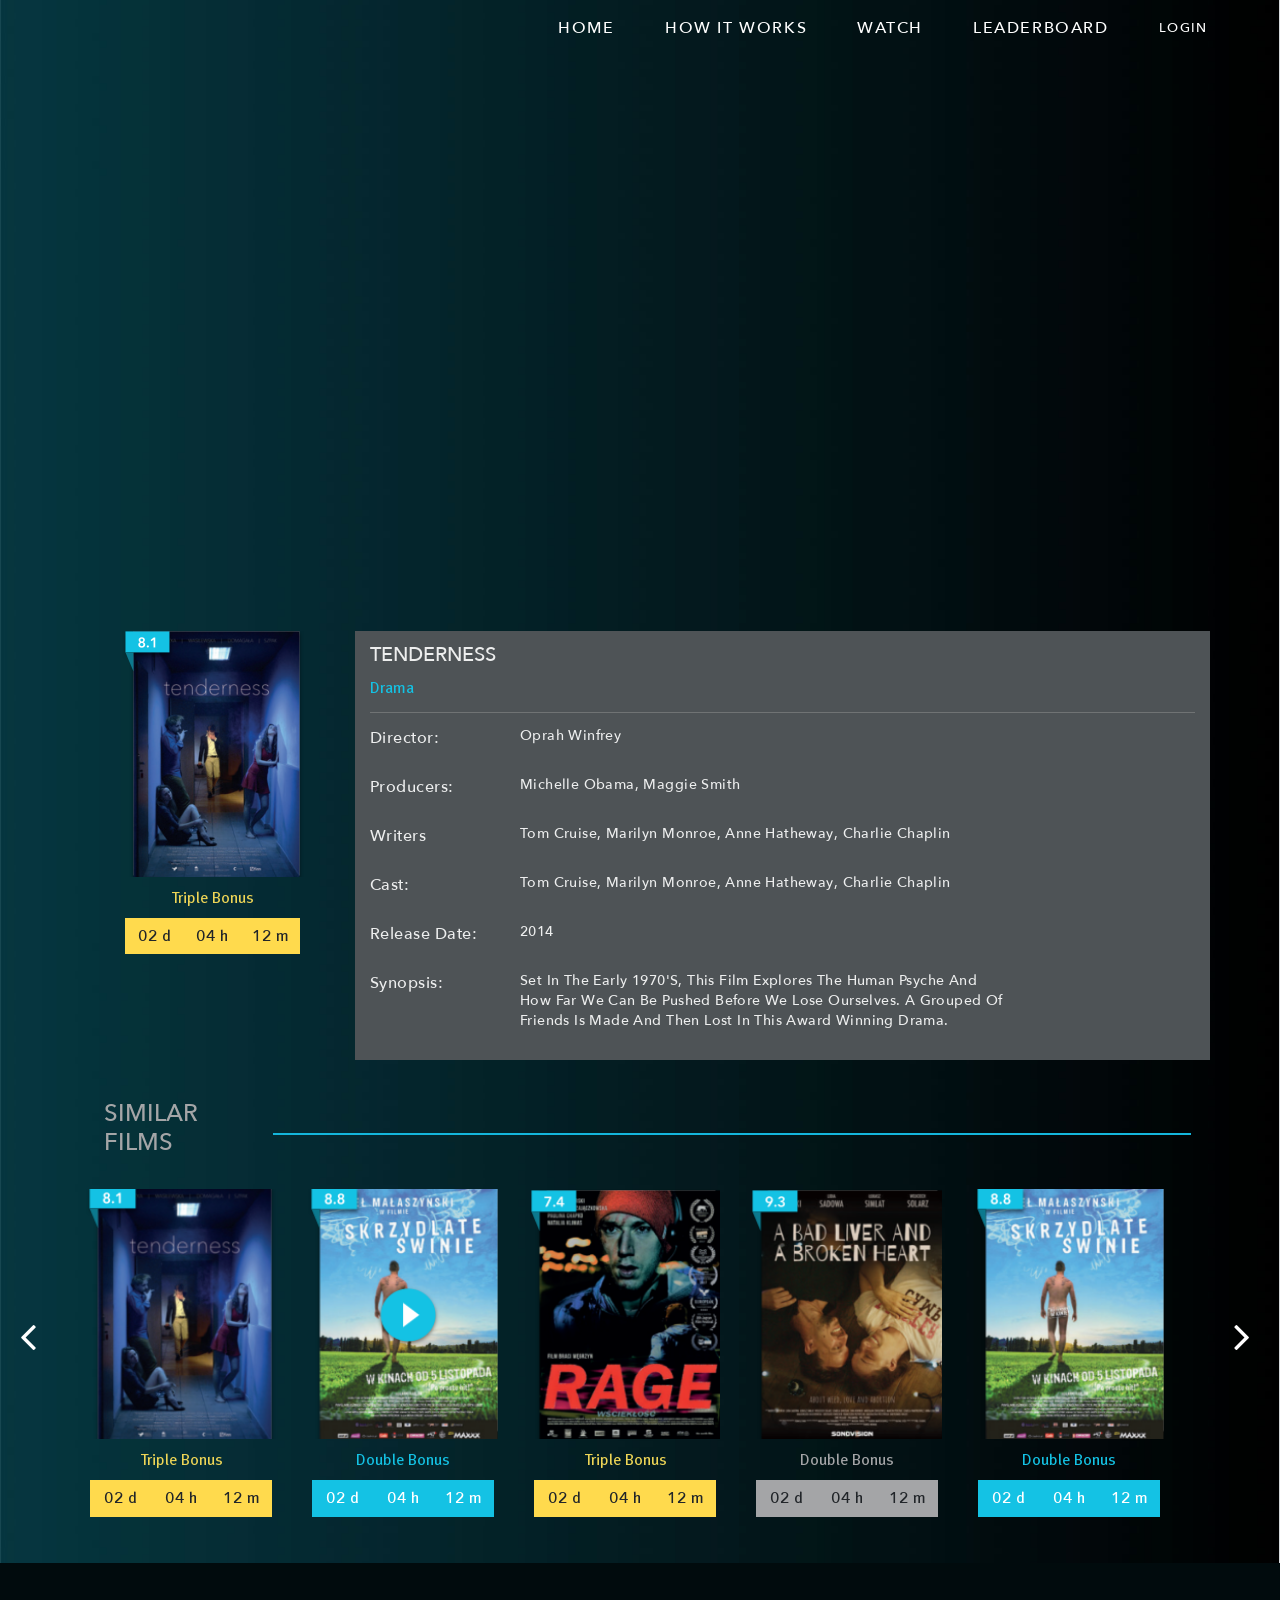
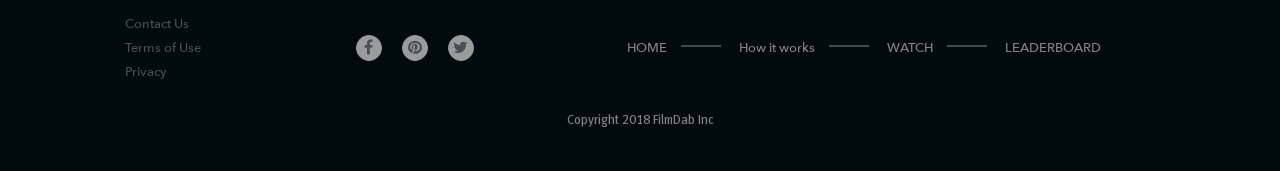
<file: 07-Video-player.html>
<!DOCTYPE html>
<html lang="en">

<head>
    <title>Vider Player :- </title>
    <!-- Media -->
    <meta name="viewport" content="width=device-width, initial-scale=1">
    <!-- Bootstrap -->
    <link rel="stylesheet" type="text/css" media="screen" href="assets/css/bootstrap.min.css">
    <!-- Stylesheet -->
    <link rel="stylesheet" type="text/css" media="screen" href="assets/css/all.css" />
    <!-- Animate -->
    <link rel="stylesheet" type="text/css" media="screen" href="assets/css/animate.css">
    <!-- Owl-carousel -->
    <link rel="stylesheet" type="text/css" href="assets/css/owl.carousel.min.css">
    <!-- Fonts -->
    <link rel="stylesheet" type="text/css" href="assets/fonts/font-awesome/css/font-awesome.min.css">
</head>

<body>
    <div class="page-wrap bg-01">
    <!-- Header -->
    <header>
        <nav class="navbar navbar-expand-lg navbar-light py-3 px-5 Cs-nav  wow fadeInUp" data-wow-delay=".5s" data-wow-duration="2s">
            <a class="navbar-brand" href="#"></a>
            <button class="navbar-toggler" type="button" data-toggle="collapse" data-target="#navbarsExample09" aria-controls="navbarsExample09" aria-expanded="false" aria-label="Toggle navigation">
                <span>
                    <i class="fa fa-bars" aria-hidden="true"></i>
                </span>
            </button>
            <div class="collapse navbar-collapse justify-content-md-end text-white" id="navbarsExample09">
                <ul class="navbar-nav align-items-center">
                    <li class="nav-item active">
                        <a class="nav-link  hvr-underline-from-left" href="0-Home.html">Home</a>
                    </li>
                    <li class="nav-item">
                        <a href="#" class="nav-link  hvr-underline-from-left">
                            How it works</a>
                    </li>
                    <li class="nav-item dropdown nav_Drop">
                        <a class="nav-link dropdown-toggle" href="08-Watch.html" id="navbarDropdownMenuLink1" aria-haspopup="true" aria-expanded="false">
                            watch
                        </a>
                        <div class="dropdown-menu" aria-labelledby="navbarDropdownMenuLink1">
                            <a class="dropdown-item small" href="#">Top Rated</a>
                            <div class="dropdown-divider mx-4"></div>
                            <a class="dropdown-item small wkm" href="08-Watch.html#drama">Drama</a>
                            <a class="dropdown-item small wkm" href="08-Watch.html#comedy">Comedy</a>
                            <a class="dropdown-item small wkm" href="08-Watch.html#action">Action</a>
                            <a class="dropdown-item small wkm" href="08-Watch.html#thriller">Thriller</a>
                            <a class="dropdown-item small wkm" href="08-Watch.html#horror">Horror</a>
                            <a class="dropdown-item small wkm" href="08-Watch.html#international">International</a>
                            <a class="dropdown-item small wkm" href="08-Watch.html#short-films">Short Films</a>
                        </div>
                    </li>
                    <li class="nav-item dropdown nav_Drop">
                        <a class="nav-link dropdown-toggle" href="05-Leaderboard.html" id="navbarDropdownMenuLink2" aria-haspopup="true" aria-expanded="false">
                                    leaderboard
                                </a>
                        <div class="dropdown-menu" aria-labelledby="navbarDropdownMenuLink2">
                             <a class="dropdown-item small" href="10-Shop.html">Shop</a>
                            <a class="dropdown-item small" href="09-Achievements.html">Achievements</a>
                        </div>
                    </li>
                    <li class="nav-item">
                        <a class="nav-link small  hvr-underline-from-left" href="1-Login.html">login</a>
                    </li>
                </ul>
            </div>
        </nav>
    </header>
    <!-- Content -->
    <main>
        <section id="Video-Player">
            <!-- Heading -->
            <section>
                <div class="container">
                    <div class="row">
                        <div class="col-md-12">
                            <div class="embed-responsive embed-responsive-21by9 my-5">
                                <iframe class="embed-responsive-item" src="https://www.youtube.com/embed/Or99qjmxSmY"></iframe>
                            </div>
                        </div>
                        <div class="col-md-3 mb-5 mb-md-0 md-lg-0 wow fadeInUp" data-wow-delay="1s" data-wow-duration="3s">
                            <div class="px-3 text-center">
                                <img src="assets/images/slamdance_1.png" class="img-fluid" alt="slamdance">
                                <div class="py-2 wow fadeIn" data-wow-delay="1s" data-wow-duration="2s">
                                    <span class="lead-color">Triple Bonus</span>
                                </div>
                                <div class="row mx-lg-4 pt-2 dhm wow fadeIn" data-wow-delay="1s" data-wow-duration="2s">
                                    <div class="col-md-4 change-padding">
                                        <h6>02 <span>d</span></h6>
                                    </div>
                                    <div class="col-md-4 change-padding">
                                        <h6>04 <span>h</span></h6>
                                    </div>
                                    <div class="col-md-4 change-padding">
                                        <h6>12 <span>m</span></h6>
                                    </div>
                                </div>
                            </div>
                        </div>
                        <div class="col-md-9 Explore_Drama wow fadeInUp" data-wow-delay="1s" data-wow-duration="3s">
                             <div class="card rounded-0">
                                <div class="card-header">
                                    <h5>Tenderness</h5>
                                    <span class="darkturquoise">Drama</span>
                                </div>

                                <div class="card-body table-responsive">
                                    <table class="table">
                                        <tbody>
                                            <tr>
                                                <td>Director:</td>
                                                <td>Oprah Winfrey</td>
                                            </tr>
                                            <tr>
                                                <td>Producers:</td>
                                                <td>Michelle obama, Maggie Smith</td>
                                            </tr>
                                            <tr>
                                                <td>Writers</td>
                                                <td>Tom Cruise, Marilyn Monroe, Anne Hatheway, Charlie Chaplin</td>
                                            </tr>
                                            <tr>
                                                <td>Cast:</td>
                                                <td>Tom Cruise, Marilyn Monroe, Anne Hatheway, Charlie Chaplin</td>
                                            </tr>
                                            <tr>
                                                <td>Release Date:</td>
                                                <td>2014</td>
                                            </tr>
                                            <tr>
                                                <td>Synopsis:</td>
                                                <td>Set in the early 1970's, this film explores the human psyche and <br> how far we can be pushed before we lose ourselves. A grouped of <br>friends is made and then lost in this award winning drama. </td>
                                            </tr>
                                        </tbody>
                                    </table>
                                </div>
                            </div>
                        </div>
                    </div>
                </div>
            </section>

            <!-- 1:- SLide -->
            <section class="my-3 slider-hover-effect wow fadeInLeft" data-wow-delay=".5s" data-wow-duration="2s">
                <div class="container">
                    <!-- Title -->
                    <div class="row mx-1 py-4">
                        <div class="col-md-2">
                            <h4 class="accurate">SIMILAR FILMS</h4>
                        </div>
                        <div class="col-md-10">
                            <b class="blank-line blank-line-align"></b>
                        </div>
                    </div>
                    <!-- carousel -->
                    <div class="">
                        <div id="owl-three" class="row owl-carousel">
                            <!-- Film-1 -->
                            <div class="px-3 text-center">
                                <div class="img-wrap">
                                    <img src="assets/images/slamdance_1.png" class="img-fluid" alt="slamdance">
                                </div>
                                <div class="py-2">
                                    <span class="lead-color">Triple Bonus</span>
                                </div>
                                <div class="row mx-1 pt-2 dhm">
                                    <div class="col-md-4 change-padding">
                                        <h6>02 <span>d</span></h6>
                                    </div>
                                    <div class="col-md-4 change-padding">
                                        <h6>04 <span>h</span></h6>
                                    </div>
                                    <div class="col-md-4 change-padding">
                                        <h6>12 <span>m</span></h6>
                                    </div>
                                </div>
                            </div>
                            <!-- Film-2 -->
                            <div class="px-3 text-center">
                                <div class="img-wrap">
                                    <img src="assets/images/slamdance_2v.png" class="img-fluid" alt="slamdance">
                                </div>
                                <div class="py-2">
                                    <span class="darkturquoise">Double Bonus</span>
                                </div>
                                <div class="row mx-1 pt-2 dmh">
                                    <div class="col-md-4 text-white change-padding">
                                        <h6>02 <span>d</span></h6>
                                    </div>
                                    <div class="col-md-4 text-white change-padding">
                                        <h6>04 <span>h</span></h6>
                                    </div>
                                    <div class="col-md-4 text-white change-padding">
                                        <h6>12 <span>m</span></h6>
                                    </div>
                                </div>
                            </div>
                            <!-- Film-3 -->
                            <div class="px-3 text-center">
                                <div class="img-wrap">
                                    <img src="assets/images/slamdance_3.png" class="img-fluid" alt="slamdance">
                                </div>
                                <div class="py-2">
                                    <span class="lead-color">Triple Bonus</span>
                                </div>
                                <div class="row mx-1 pt-2 dhm">
                                    <div class="col-md-4 change-padding">
                                        <h6>02 <span>d</span></h6>
                                    </div>
                                    <div class="col-md-4 change-padding">
                                        <h6>04 <span>h</span></h6>
                                    </div>
                                    <div class="col-md-4 change-padding">
                                        <h6>12 <span>m</span></h6>
                                    </div>
                                </div>
                            </div>
                            <!-- Film-4 -->
                            <div class="px-3 text-center">
                                <div class="img-wrap">
                                    <img src="assets/images/slamdance_4.png" class="img-fluid" alt="slamdance">
                                </div>
                                <div class="py-2">
                                    <span class="accurate">Double Bonus</span>
                                </div>
                                <div class="row mx-1 pt-2 mhd">
                                    <div class="col-md-4 change-padding">
                                        <h6>02 <span>d</span></h6>
                                    </div>
                                    <div class="col-md-4 change-padding">
                                        <h6>04 <span>h</span></h6>
                                    </div>
                                    <div class="col-md-4 change-padding">
                                        <h6>12 <span>m</span></h6>
                                    </div>
                                </div>
                            </div>
                            <!-- Film-5 -->
                            <div class="px-3 text-center">
                                <div class="img-wrap">
                                    <img src="assets/images/slamdance_2.png" class="img-fluid" alt="slamdance">

                                </div>
                                <div class="py-2">
                                    <span class="darkturquoise">Double Bonus</span>
                                </div>
                                <div class="row mx-1 pt-2 dmh">
                                    <div class="col-md-4 text-white change-padding">
                                        <h6>02 <span>d</span></h6>
                                    </div>
                                    <div class="col-md-4 text-white change-padding">
                                        <h6>04 <span>h</span></h6>
                                    </div>
                                    <div class="col-md-4 text-white change-padding">
                                        <h6>12 <span>m</span></h6>
                                    </div>
                                </div>
                            </div>
                            <!-- FIlm-6 -->
                            <div class="px-3 text-center">
                                <div class="img-wrap">
                                    <img src="assets/images/slamdance_1.png" class="img-fluid" alt="slamdance">
                                </div>
                                <div class="py-2">
                                    <span class="lead-color">Triple Bonus</span>
                                </div>
                                <div class="row mx-1 pt-2 dhm">
                                    <div class="col-md-4 change-padding">
                                        <h6>02 <span>d</span></h6>
                                    </div>
                                    <div class="col-md-4 change-padding">
                                        <h6>04 <span>h</span></h6>
                                    </div>
                                    <div class="col-md-4 change-padding">
                                        <h6>12 <span>m</span></h6>
                                    </div>
                                </div>
                            </div>
                            <!-- Film-7 -->
                            <div class="px-3 text-center">
                                <div class="img-wrap">
                                    <img src="assets/images/slamdance_2v.png" class="img-fluid" alt="slamdance">
                                </div>
                                <div class="py-2">
                                    <span class="darkturquoise">Double Bonus</span>
                                </div>
                                <div class="row mx-1 pt-2 dmh">
                                    <div class="col-md-4 text-white change-padding">
                                        <h6>02 <span>d</span></h6>
                                    </div>
                                    <div class="col-md-4 text-white change-padding">
                                        <h6>04 <span>h</span></h6>
                                    </div>
                                    <div class="col-md-4 text-white change-padding">
                                        <h6>12 <span>m</span></h6>
                                    </div>
                                </div>
                            </div>
                            <!-- Film-8 -->
                            <div class="px-3 text-center">
                                <div class="img-wrap">
                                    <img src="assets/images/slamdance_3.png" class="img-fluid" alt="slamdance">
                                </div>
                                <div class="py-2">
                                    <span class="lead-color">Triple Bonus</span>
                                </div>
                                <div class="row mx-1 pt-2 dhm">
                                    <div class="col-md-4 change-padding">
                                        <h6>02 <span>d</span></h6>
                                    </div>
                                    <div class="col-md-4 change-padding">
                                        <h6>04 <span>h</span></h6>
                                    </div>
                                    <div class="col-md-4 change-padding">
                                        <h6>12 <span>m</span></h6>
                                    </div>
                                </div>
                            </div>
                            <!-- Film-9 -->
                            <div class="px-3 text-center">
                                <div class="img-wrap">
                                    <img src="assets/images/slamdance_4.png" class="img-fluid" alt="slamdance">
                                </div>
                                <div class="py-2">
                                    <span class="accurate">Double Bonus</span>
                                </div>
                                <div class="row mx-1 pt-2 mhd">
                                    <div class="col-md-4 change-padding">
                                        <h6>02 <span>d</span></h6>
                                    </div>
                                    <div class="col-md-4 change-padding">
                                        <h6>04 <span>h</span></h6>
                                    </div>
                                    <div class="col-md-4 change-padding">
                                        <h6>12 <span>m</span></h6>
                                    </div>
                                </div>
                            </div>
                            <!-- Film-10 -->
                            <div class="px-3 text-center">
                                <div class="img-wrap">
                                    <img src="assets/images/slamdance_2.png" class="img-fluid" alt="slamdance">
                                </div>
                                <div class="py-2">
                                    <span class="darkturquoise">Double Bonus</span>
                                </div>
                                <div class="row mx-1 pt-2 dmh">
                                    <div class="col-md-4 text-white change-padding">
                                        <h6>02 <span>d</span></h6>
                                    </div>
                                    <div class="col-md-4 text-white change-padding">
                                        <h6>04 <span>h</span></h6>
                                    </div>
                                    <div class="col-md-4 text-white change-padding">
                                        <h6>12 <span>m</span></h6>
                                    </div>
                                </div>
                            </div>
                        </div>
                    </div>
                </div>
            </section>

        </section>
    </main>
</div>
    <!-- Footer -->
    <footer class="pt-5 pb-4 ">
        <div class="container">
            <div class="row">
                <div class="col-md-2 r-alignment">
                    <div>
                        <ul>
                            <li class="wow fadeInUp" data-wow-delay=".2s" data-wow-duration="2.5s">
                                <a href="#" class="small">Contact Us</a>
                            </li>
                            <li class="wow fadeInUp" data-wow-delay=".2s" data-wow-duration="2.5s">
                                <a href="#" class="small">Terms of Use</a>
                            </li>
                            <li class="wow fadeInUp" data-wow-delay=".2s" data-wow-duration="2.5s">
                                <a href="#" class="small">Privacy</a>
                            </li>
                        </ul>
                    </div>
                </div>
                <div class="col-md-3 col-lg-3 text-center">
                    <div class="social-icons">
                        <ul>
                            <li class="mr-3 mt-4 wow fadeInUp" data-wow-delay="1.5s" data-wow-duration="1.5s">
                                <a href="https://www.facebook.com/myfilmdab/" target="_blank" class="fa fa-facebook"></a>
                            </li>
                            <li class="mr-3 mt-4 wow fadeInUp" data-wow-delay="1.5s" data-wow-duration="1.5s">
                                <a href="https://www.instagram.com/filmdab/" target="_blank" class="fa fa-pinterest"></a>
                            </li>
                            <li class="mr-3 mt-4 wow fadeInUp" data-wow-delay="1.5s" data-wow-duration="1.5s">
                                <a href="https://twitter.com/filmdab" target="_blank" class="fa fa-twitter"></a>
                            </li>
                        </ul>
                    </div>
                </div>
                <div class="col-md-7 col-lg-7 text-center">
                    <div class="footer-home mt-4">
                        <a href="0-Home.html" class="small wow fadeInUp" data-wow-delay=".2s" data-wow-duration="2.5s">HOME</a>

                        <a href="#" class="small wow fadeInUp hw-works" data-wow-delay=".2s" data-wow-duration="2.5s">
                            How it works</a>
                        <a href="08-Watch.html" class="small wow fadeInUp" data-wow-delay=".2s" data-wow-duration="2.5s">WATCH</a>
                        <a href="05-Leaderboard.html" class="not small wow fadeInUp" data-wow-delay=".2s" data-wow-duration="2.5s">LEADERBOARD</a>
                    </div>
                </div>
                <div class="col-md-12 pt-2 pb-3  text-center copyright wow fadeInUp" data-wow-delay=".2s" data-wow-duration="2.5s">
                    <span class="small wow fadeInUp" data-wow-delay=".2s" data-wow-duration="1.5s">Copyright 2018
                                    <a href="#">FilmDab</a> Inc</span>
                </div>
            </div>
        </div>
    </footer>

    <!-- =========  ========= 
                JS
    ============  =========== -->
    <!-- Jquery -->
    <script src="assets/js/jquery-3.2.1.min.js"></script>
    <!-- Owl carousel -->
    <script src="assets/js/owl.carousel.min.js"></script>
    <!-- External owl carousel -->
    <script src="assets/js/external.js"></script>
    <!-- Proper-js -->
    <script src="assets/js/popper.min.js"></script>
    <!-- Bootstrap -->
    <script src="assets/js/bootstrap.min.js"></script>
    <!-- Animate js -->
    <script src="assets/js/wow.js"></script>
    <script>
        new WOW().init();
    </script>
</body>

</html>
</file>
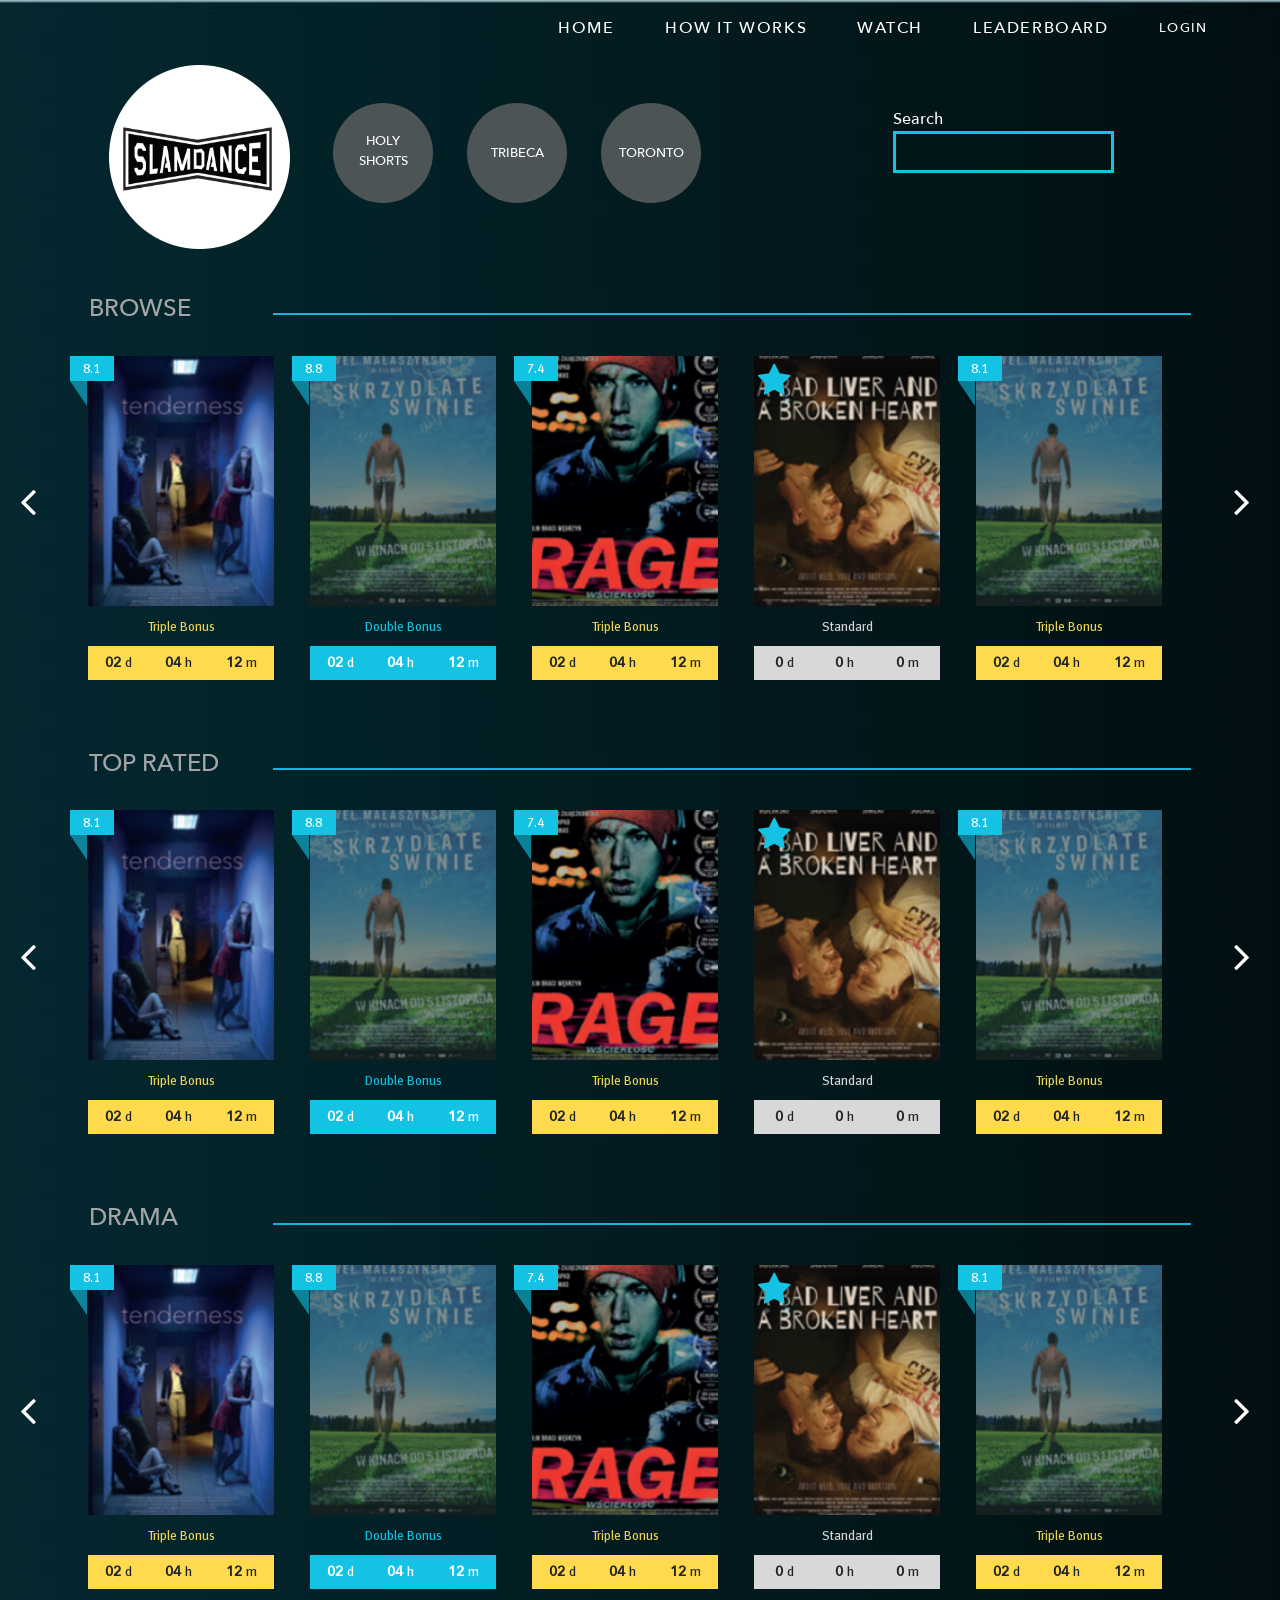
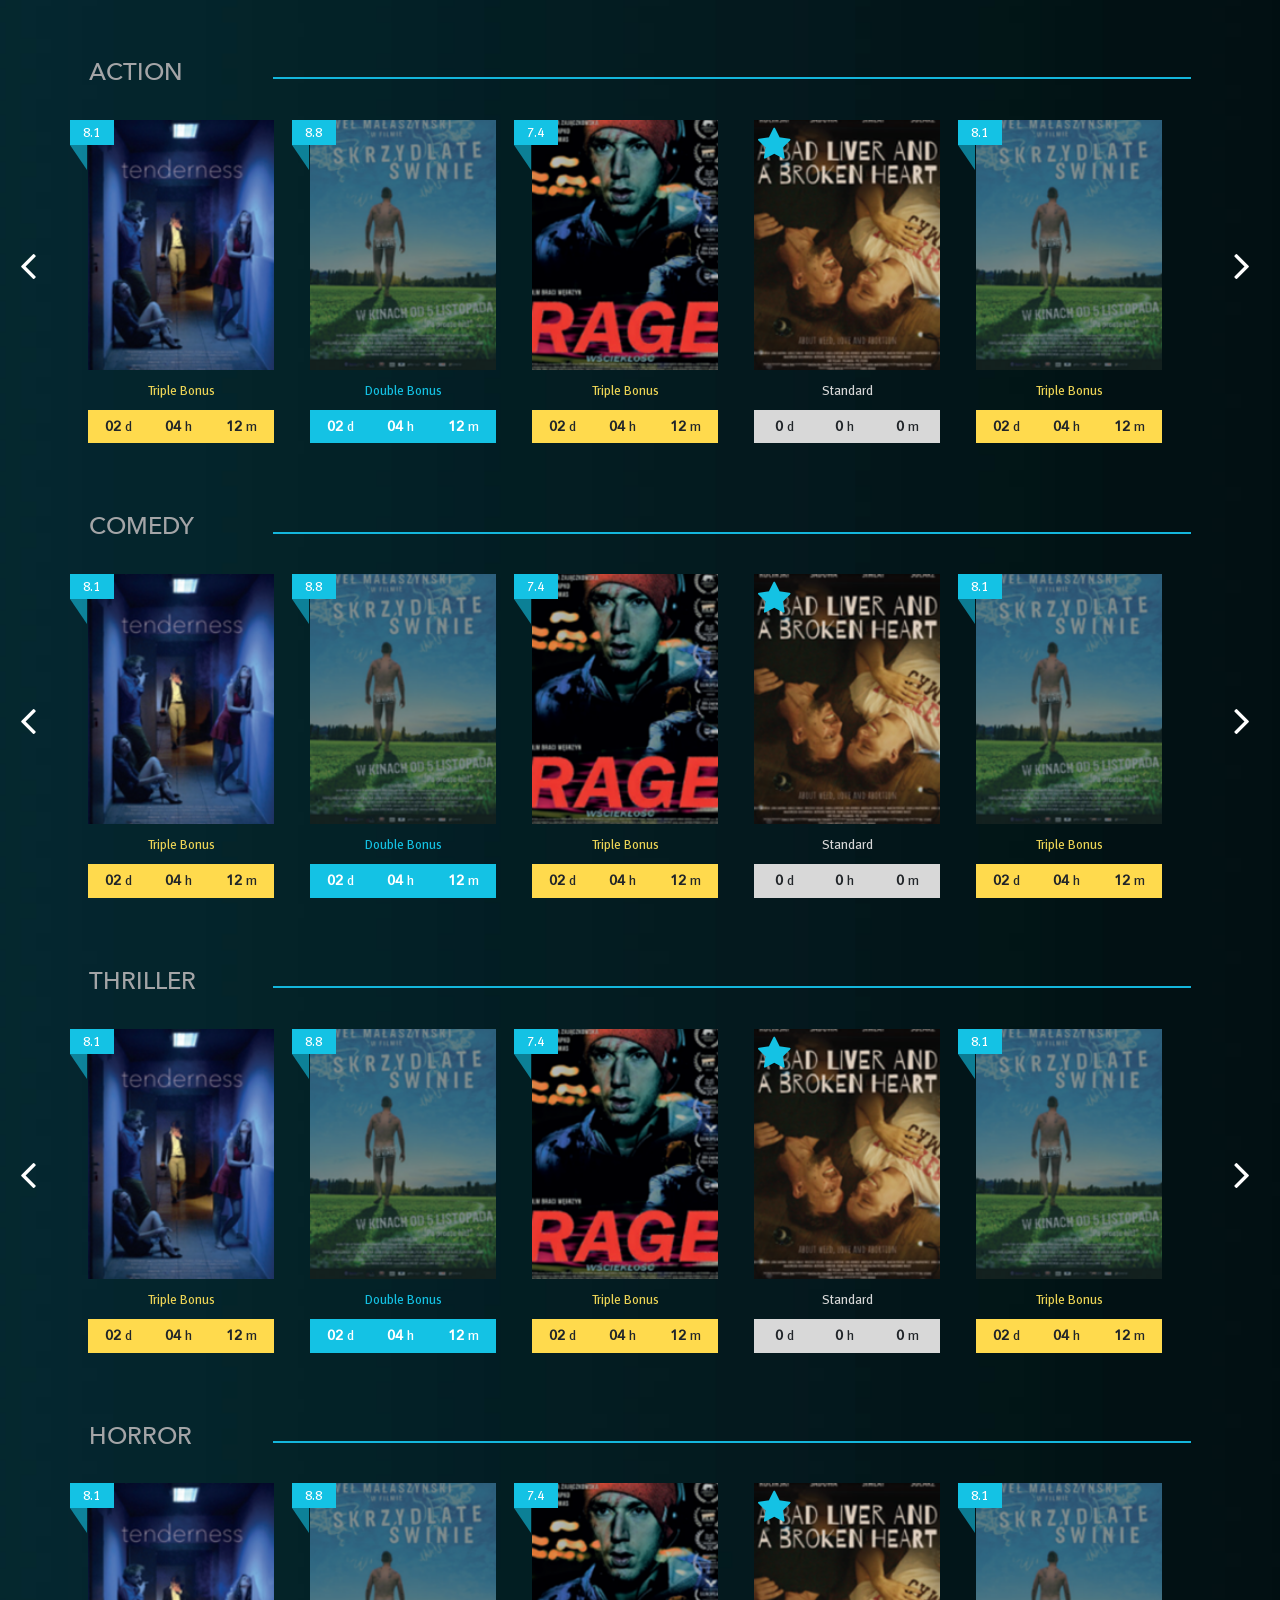
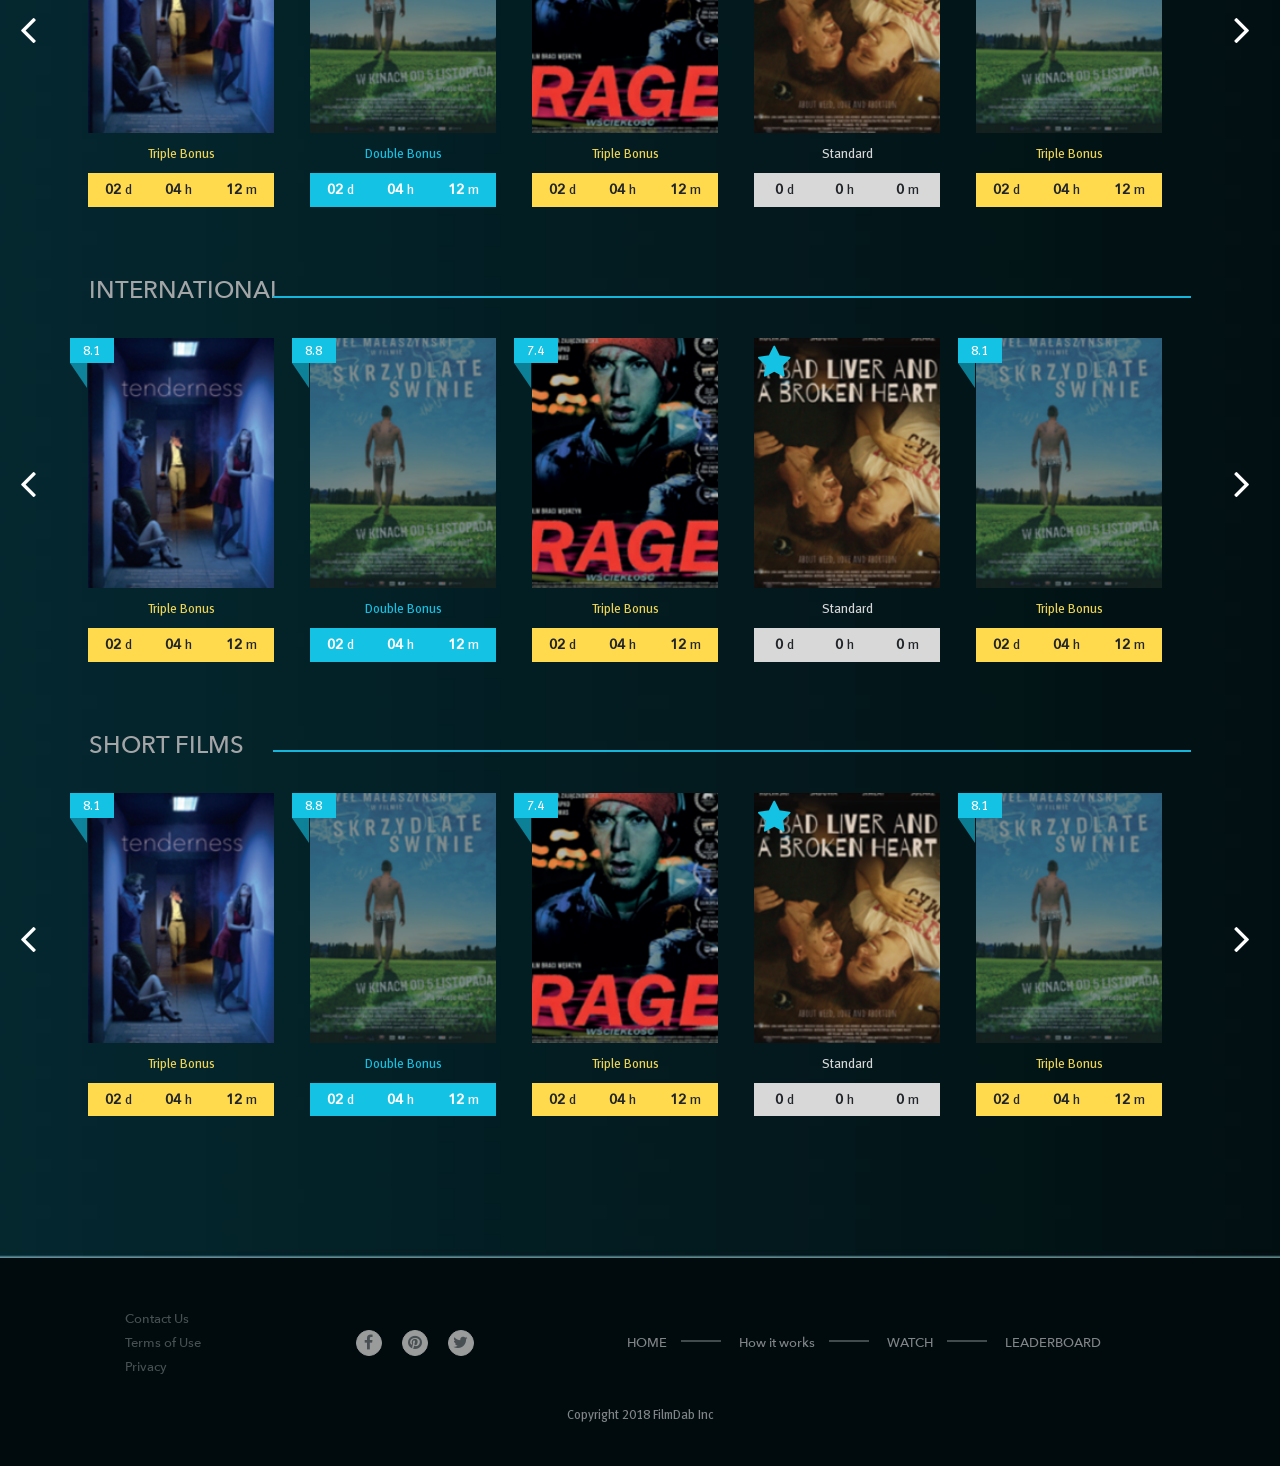
<file: 08-Watch.html>
<!DOCTYPE html>
<html lang="en">
   <head>
      <title>Watch :- </title>
      <!-- Meta -->
      <meta charset="UTF-8">
      <!-- Media -->
      <meta name="viewport" content="width=device-width, initial-scale=1">
      <!-- Bootstrap -->
      <link rel="stylesheet" type="text/css" media="screen" href="assets/css/bootstrap.min.css">
      <!-- Stylesheet -->
      <link rel="stylesheet" type="text/css" media="screen" href="assets/css/all.css" />
      <!-- Animate -->
      <link rel="stylesheet" type="text/css" media="screen" href="assets/css/animate.css">
      <!-- Owl-carousel -->
      <link rel="stylesheet" type="text/css" href="assets/css/owl.carousel.min.css">
      <!-- video -->
      <link rel="stylesheet" type="text/css" media="screen" href="assets/css/modal-video.min.css">
      <!-- Fonts -->
      <link rel="stylesheet" type="text/css" href="assets/fonts/font-awesome/css/font-awesome.min.css">
   </head>
   <body>
      <div class="page-wrap bg-01">
         <!-- Header -->
         <header>
            <nav class="navbar navbar-expand-lg navbar-light py-3 px-5 Cs-nav  wow fadeInUp" data-wow-delay=".5s" data-wow-duration="2s">
                <a class="navbar-brand" href="#"></a>
                <button class="navbar-toggler" type="button" data-toggle="collapse" data-target="#navbarsExample09" aria-controls="navbarsExample09" aria-expanded="false" aria-label="Toggle navigation">
                    <span>
                        <i class="fa fa-bars" aria-hidden="true"></i>
                    </span>
                </button>
                <div class="collapse navbar-collapse justify-content-md-end text-white" id="navbarsExample09">
                    <ul class="navbar-nav align-items-center">
                        <li class="nav-item active">
                            <a class="nav-link  hvr-underline-from-left" href="0-Home.html">Home</a>
                        </li>
                        <li class="nav-item">
                            <a href="#" class="nav-link  hvr-underline-from-left">
                                How it works</a>
                        </li>
                        <li class="nav-item dropdown nav_Drop">
                            <a class="nav-link dropdown-toggle" href="08-Watch.html" id="navbarDropdownMenuLink1" aria-haspopup="true" aria-expanded="false">
                                watch
                            </a>
                            <div class="dropdown-menu" aria-labelledby="navbarDropdownMenuLink1">
                                <a class="dropdown-item small" href="#">Top Rated</a>
                                <div class="dropdown-divider mx-4"></div>
                                <a class="dropdown-item small wkm" href="08-Watch.html#drama">Drama</a>
                                <a class="dropdown-item small wkm" href="08-Watch.html#comedy">Comedy</a>
                                <a class="dropdown-item small wkm" href="08-Watch.html#action">Action</a>
                                <a class="dropdown-item small wkm" href="08-Watch.html#thriller">Thriller</a>
                                <a class="dropdown-item small wkm" href="08-Watch.html#horror">Horror</a>
                                <a class="dropdown-item small wkm" href="08-Watch.html#international">International</a>
                                <a class="dropdown-item small wkm" href="08-Watch.html#short-films">Short Films</a>
                            </div>
                        </li>
                        <li class="nav-item dropdown nav_Drop">
                            <a class="nav-link dropdown-toggle" href="05-Leaderboard.html" id="navbarDropdownMenuLink2" aria-haspopup="true" aria-expanded="false">
                                        leaderboard
                                    </a>
                            <div class="dropdown-menu" aria-labelledby="navbarDropdownMenuLink2">
                                 <a class="dropdown-item small" href="10-Shop.html">Shop</a>
                                <a class="dropdown-item small" href="09-Achievements.html">Achievements</a>
                            </div>
                        </li>
                        <li class="nav-item">
                            <a class="nav-link small  hvr-underline-from-left" href="1-Login.html">login</a>
                        </li>
                    </ul>
                </div>
            </nav>
        </header>
         <!-- Content -->
         <main>
            <section id="Watch">
               <!-- Heading -->
               <div class="container">
                  <div class="row">
                     <div class="col-sm-12 col-md-7 col-lg-8 home md-center">
                        <ul class="home_tags md-center">
                           <li class="pl-lg-4 wow flipInX" data-wow-delay=".5s" data-wow-duration="2s">
                              <a href="#"> <img src="assets/images/slamdance.png" alt="img" class="img-fluid"> </a>
                           </li>
                           <li class="pl-lg-4 wow flipInX" data-wow-delay=".5s" data-wow-duration="2s">
                              <a href="#">
                                 <h5 class="dot lh-0 small">Holy <br> Shorts</h5>
                              </a>
                           </li>
                           <li class="wow flipInX" data-wow-delay=".5s" data-wow-duration="2s">
                              <a href="#">
                                 <h5 class="dot small">Tribeca</h5>
                              </a>
                           </li>
                           <li class="wow flipInX" data-wow-delay=".5s" data-wow-duration="2s">
                              <a href="#">
                                 <h5 class="dot small">Toronto</h5>
                              </a>
                           </li>
                        </ul>
                     </div>
                     <div class="col-md-1 d-sm-none">
                     </div>
                     <div class="col-md-3 wow fadeInRight" data-wow-delay=".5s" data-wow-duration="2s">
                        <form class="form-inline search-form my-5">
                           <label class="ml-md-5 text-white">Search</label>
                           <input class="form-control ml-md-5" type="text">
                        </form>
                     </div>
                  </div>
               </div>
               <!-- 1:- SLide -->
               <section class="my-3 slider-hover-effect wow fadeInLeft" data-wow-delay=".5s" data-wow-duration="2s">
                  <div class="container">
                     <!-- Title -->
                     <div class="row mx-1 py-4">
                        <div class="col-md-2">
                           <h4 class="accurate">BROWSE</h4>
                        </div>
                        <div class="col-md-10">
                           <b class="blank-line blank-line-align"></b>
                        </div>
                     </div>
                     <!-- carousel -->
                     <div class="">
                        <div id="owl-watch-A" class="row owl-carousel">
                           <!-- Film-1 -->
                           <div class="slide-main relative">
                              <div class="slide-sub text-center">
                                 <div class="img-wrap img-box relative">
                                    <img src="assets/images/one.png" class="img-fluid" alt="slamdance">
                                    <a href="#" class="js-video-button" data-channel="video" data-video-url="https://www.youtube.com/embed/5Peo-ivmupE">
                                       <div class="paly-music absolute">
                                          <i class="fa fa-play" aria-hidden="true"></i>
                                       </div>
                                    </a>
                                 </div>
                                 <div class="py-2 text-center">
                                    <span class="lead-color small">Triple Bonus</span>
                                 </div>
                                 <div class="dhm d-flex justify-content-around align-items-center py-lg-2">
                                    <div>
                                       <h6>02
                                          <span>d</span>
                                       </h6>
                                    </div>
                                    <div>
                                       <h6>04
                                          <span>h</span>
                                       </h6>
                                    </div>
                                    <div>
                                       <h6>12
                                          <span>m</span>
                                       </h6>
                                    </div>
                                 </div>
                              </div>
                              <!-- tags -->
                              <div class="Film_points absolute">
                                 <span class="text-white">8.1</span>
                              </div>
                           </div>
                           <!-- Film-2 -->
                           <div class="slide-main relative">
                              <div class="slide-sub text-center">
                                 <div class="img-wrap img-box relative">
                                    <img src="assets/images/two.png" class="img-fluid" alt="slamdance">
                                    <a href="#" class="js-video-button" data-channel="video" data-video-url="https://www.youtube.com/embed/5Peo-ivmupE">
                                       <div class="paly-music absolute">
                                          <i class="fa fa-play" aria-hidden="true"></i>
                                       </div>
                                    </a>
                                 </div>
                                 <div class="py-2 text-center">
                                    <span class="double-color small">Double Bonus</span>
                                 </div>
                                 <div class="double d-flex justify-content-around align-items-center py-lg-2">
                                    <div>
                                       <h6>02
                                          <span>d</span>
                                       </h6>
                                    </div>
                                    <div>
                                       <h6>04
                                          <span>h</span>
                                       </h6>
                                    </div>
                                    <div>
                                       <h6>12
                                          <span>m</span>
                                       </h6>
                                    </div>
                                 </div>
                              </div>
                              <!-- tags -->
                              <div class="Film_points absolute">
                                 <span class="text-white">8.8</span>
                              </div>
                           </div>
                           <!-- Film-3 -->
                           <div class="slide-main relative">
                              <div class="slide-sub text-center">
                                 <div class="img-wrap img-box relative">
                                    <img src="assets/images/three.png" class="img-fluid" alt="slamdance">
                                    <a href="#" class="js-video-button" data-channel="video" data-video-url="https://www.youtube.com/embed/5Peo-ivmupE">
                                       <div class="paly-music absolute">
                                          <i class="fa fa-play" aria-hidden="true"></i>
                                       </div>
                                    </a>
                                 </div>
                                 <div class="py-2 text-center">
                                    <span class="lead-color small">Triple Bonus</span>
                                 </div>
                                 <div class="dhm d-flex justify-content-around align-items-center py-lg-2">
                                    <div>
                                       <h6>02
                                          <span>d</span>
                                       </h6>
                                    </div>
                                    <div>
                                       <h6>04
                                          <span>h</span>
                                       </h6>
                                    </div>
                                    <div>
                                       <h6>12
                                          <span>m</span>
                                       </h6>
                                    </div>
                                 </div>
                              </div>
                              <!-- tags -->
                              <div class="Film_points absolute">
                                 <span class="text-white">7.4</span>
                              </div>
                           </div>
                           <!-- Film-4 -->
                           <div class="slide-main relative">
                              <div class="slide-sub text-center">
                                 <div class="img-wrap img-box relative">
                                    <img src="assets/images/four.png" class="img-fluid" alt="slamdance">
                                    <a href="#" class="js-video-button" data-channel="video" data-video-url="https://www.youtube.com/embed/5Peo-ivmupE">
                                       <div class="paly-music absolute">
                                          <i class="fa fa-play" aria-hidden="true"></i>
                                       </div>
                                    </a>
                                 </div>
                                 <div class="py-2 text-center">
                                    <span class="standerd-color small">Standard</span>
                                 </div>
                                 <div class="standerd d-flex justify-content-around align-items-center py-lg-2">
                                    <div>
                                       <h6>0
                                          <span>d</span>
                                       </h6>
                                    </div>
                                    <div>
                                       <h6>0
                                          <span>h</span>
                                       </h6>
                                    </div>
                                    <div>
                                       <h6>0
                                          <span>m</span>
                                       </h6>
                                    </div>
                                 </div>
                              </div>
                              <!-- tags -->
                              <div class="rating absolute">
                                 <i class="fa fa-star" aria-hidden="true"></i>
                              </div>
                           </div>
                           <!-- Film-5 -->
                           <div class="slide-main relative">
                              <div class="slide-sub text-center">
                                 <div class="img-wrap img-box relative">
                                    <img src="assets/images/two.png" class="img-fluid" alt="slamdance">
                                    <a href="#" class="js-video-button" data-channel="video" data-video-url="https://www.youtube.com/embed/5Peo-ivmupE">
                                       <div class="paly-music absolute">
                                          <i class="fa fa-play" aria-hidden="true"></i>
                                       </div>
                                    </a>
                                 </div>
                                 <div class="py-2 text-center">
                                    <span class="lead-color small">Triple Bonus</span>
                                 </div>
                                 <div class="dhm d-flex justify-content-around align-items-center py-lg-2">
                                    <div>
                                       <h6>02
                                          <span>d</span>
                                       </h6>
                                    </div>
                                    <div>
                                       <h6>04
                                          <span>h</span>
                                       </h6>
                                    </div>
                                    <div>
                                       <h6>12
                                          <span>m</span>
                                       </h6>
                                    </div>
                                 </div>
                              </div>
                              <!-- tags -->
                              <div class="Film_points absolute">
                                 <span class="text-white">8.1</span>
                              </div>
                           </div>
                           <!-- Film-6 -->
                           <div class="slide-main relative">
                              <div class="slide-sub text-center">
                                 <div class="img-wrap img-box relative">
                                    <img src="assets/images/three.png" class="img-fluid" alt="slamdance">
                                    <a href="#" class="js-video-button" data-channel="video" data-video-url="https://www.youtube.com/embed/5Peo-ivmupE">
                                       <div class="paly-music absolute">
                                          <i class="fa fa-play" aria-hidden="true"></i>
                                       </div>
                                    </a>
                                 </div>
                                 <div class="py-2 text-center">
                                    <span class="double-color small">Double Bonus</span>
                                 </div>
                                 <div class="double d-flex justify-content-around align-items-center py-lg-2">
                                    <div>
                                       <h6>02
                                          <span>d</span>
                                       </h6>
                                    </div>
                                    <div>
                                       <h6>04
                                          <span>h</span>
                                       </h6>
                                    </div>
                                    <div>
                                       <h6>12
                                          <span>m</span>
                                       </h6>
                                    </div>
                                 </div>
                              </div>
                              <!-- tags -->
                              <div class="Film_points absolute">
                                 <span class="text-white">8.8</span>
                              </div>
                           </div>
                           <!-- Film-7-->
                           <div class="slide-main relative">
                              <div class="slide-sub text-center">
                                 <div class="img-wrap img-box relative">
                                    <img src="assets/images/four.png" class="img-fluid" alt="slamdance">
                                    <a href="#" class="js-video-button" data-channel="video" data-video-url="https://www.youtube.com/embed/5Peo-ivmupE">
                                       <div class="paly-music absolute">
                                          <i class="fa fa-play" aria-hidden="true"></i>
                                       </div>
                                    </a>
                                 </div>
                                 <div class="py-2 text-center">
                                    <span class="lead-color small">Triple Bonus</span>
                                 </div>
                                 <div class="dhm d-flex justify-content-around align-items-center py-lg-2">
                                    <div>
                                       <h6>02
                                          <span>d</span>
                                       </h6>
                                    </div>
                                    <div>
                                       <h6>04
                                          <span>h</span>
                                       </h6>
                                    </div>
                                    <div>
                                       <h6>12
                                          <span>m</span>
                                       </h6>
                                    </div>
                                 </div>
                              </div>
                              <!-- tags -->
                              <div class="Film_points absolute">
                                 <span class="text-white">7.4</span>
                              </div>
                           </div>
                           <!-- Film-8 -->
                           <div class="slide-main relative">
                              <div class="slide-sub text-center">
                                 <div class="img-wrap img-box relative">
                                    <img src="assets/images/one.png" class="img-fluid" alt="slamdance">
                                    <a href="#" class="js-video-button" data-channel="video" data-video-url="https://www.youtube.com/embed/5Peo-ivmupE">
                                       <div class="paly-music absolute">
                                          <i class="fa fa-play" aria-hidden="true"></i>
                                       </div>
                                    </a>
                                 </div>
                                 <div class="py-2 text-center">
                                    <span class="standerd-color small">Standard</span>
                                 </div>
                                 <div class="standerd d-flex justify-content-around align-items-center py-lg-2">
                                    <div>
                                       <h6>0
                                          <span>d</span>
                                       </h6>
                                    </div>
                                    <div>
                                       <h6>0
                                          <span>h</span>
                                       </h6>
                                    </div>
                                    <div>
                                       <h6>0
                                          <span>m</span>
                                       </h6>
                                    </div>
                                 </div>
                              </div>
                              <!-- tags -->
                              <div class="rating absolute">
                                 <i class="fa fa-star" aria-hidden="true"></i>
                              </div>
                           </div>
                        </div>
                     </div>
                  </div>
               </section>
               <!-- 2:- SLide -->
               <section class="my-3 slider-hover-effect wow fadeInLeft" data-wow-delay=".5s" data-wow-duration="2s">
                  <div class="container">
                     <!-- Title -->
                     <div class="row mx-1 py-4">
                        <div class="col-md-2">
                           <h4 class="accurate">TOP RATED</h4>
                        </div>
                        <div class="col-md-10">
                           <b class="blank-line blank-line-align"></b>
                        </div>
                     </div>
                     <!-- carousel -->
                     <div class="">
                        <div id="owl-watch-B" class="row owl-carousel">
                           <!-- Film-1 -->
                           <div class="slide-main relative">
                              <div class="slide-sub text-center">
                                 <div class="img-wrap img-box relative">
                                    <img src="assets/images/one.png" class="img-fluid" alt="slamdance">
                                    <a href="#" class="js-video-button" data-channel="video" data-video-url="https://www.youtube.com/embed/5Peo-ivmupE">
                                       <div class="paly-music absolute">
                                          <i class="fa fa-play" aria-hidden="true"></i>
                                       </div>
                                    </a>
                                 </div>
                                 <div class="py-2 text-center">
                                    <span class="lead-color small">Triple Bonus</span>
                                 </div>
                                 <div class="dhm d-flex justify-content-around align-items-center py-lg-2">
                                    <div>
                                       <h6>02
                                          <span>d</span>
                                       </h6>
                                    </div>
                                    <div>
                                       <h6>04
                                          <span>h</span>
                                       </h6>
                                    </div>
                                    <div>
                                       <h6>12
                                          <span>m</span>
                                       </h6>
                                    </div>
                                 </div>
                              </div>
                              <!-- tags -->
                              <div class="Film_points absolute">
                                 <span class="text-white">8.1</span>
                              </div>
                           </div>
                           <!-- Film-2 -->
                           <div class="slide-main relative">
                              <div class="slide-sub text-center">
                                 <div class="img-wrap img-box relative">
                                    <img src="assets/images/two.png" class="img-fluid" alt="slamdance">
                                    <a href="#" class="js-video-button" data-channel="video" data-video-url="https://www.youtube.com/embed/5Peo-ivmupE">
                                       <div class="paly-music absolute">
                                          <i class="fa fa-play" aria-hidden="true"></i>
                                       </div>
                                    </a>
                                 </div>
                                 <div class="py-2 text-center">
                                    <span class="double-color small">Double Bonus</span>
                                 </div>
                                 <div class="double d-flex justify-content-around align-items-center py-lg-2">
                                    <div>
                                       <h6>02
                                          <span>d</span>
                                       </h6>
                                    </div>
                                    <div>
                                       <h6>04
                                          <span>h</span>
                                       </h6>
                                    </div>
                                    <div>
                                       <h6>12
                                          <span>m</span>
                                       </h6>
                                    </div>
                                 </div>
                              </div>
                              <!-- tags -->
                              <div class="Film_points absolute">
                                 <span class="text-white">8.8</span>
                              </div>
                           </div>
                           <!-- Film-3 -->
                           <div class="slide-main relative">
                              <div class="slide-sub text-center">
                                 <div class="img-wrap img-box relative">
                                    <img src="assets/images/three.png" class="img-fluid" alt="slamdance">
                                    <a href="#" class="js-video-button" data-channel="video" data-video-url="https://www.youtube.com/embed/5Peo-ivmupE">
                                       <div class="paly-music absolute">
                                          <i class="fa fa-play" aria-hidden="true"></i>
                                       </div>
                                    </a>
                                 </div>
                                 <div class="py-2 text-center">
                                    <span class="lead-color small">Triple Bonus</span>
                                 </div>
                                 <div class="dhm d-flex justify-content-around align-items-center py-lg-2">
                                    <div>
                                       <h6>02
                                          <span>d</span>
                                       </h6>
                                    </div>
                                    <div>
                                       <h6>04
                                          <span>h</span>
                                       </h6>
                                    </div>
                                    <div>
                                       <h6>12
                                          <span>m</span>
                                       </h6>
                                    </div>
                                 </div>
                              </div>
                              <!-- tags -->
                              <div class="Film_points absolute">
                                 <span class="text-white">7.4</span>
                              </div>
                           </div>
                           <!-- Film-4 -->
                           <div class="slide-main relative">
                              <div class="slide-sub text-center">
                                 <div class="img-wrap img-box relative">
                                    <img src="assets/images/four.png" class="img-fluid" alt="slamdance">
                                    <a href="#" class="js-video-button" data-channel="video" data-video-url="https://www.youtube.com/embed/5Peo-ivmupE">
                                       <div class="paly-music absolute">
                                          <i class="fa fa-play" aria-hidden="true"></i>
                                       </div>
                                    </a>
                                 </div>
                                 <div class="py-2 text-center">
                                    <span class="standerd-color small">Standard</span>
                                 </div>
                                 <div class="standerd d-flex justify-content-around align-items-center py-lg-2">
                                    <div>
                                       <h6>0
                                          <span>d</span>
                                       </h6>
                                    </div>
                                    <div>
                                       <h6>0
                                          <span>h</span>
                                       </h6>
                                    </div>
                                    <div>
                                       <h6>0
                                          <span>m</span>
                                       </h6>
                                    </div>
                                 </div>
                              </div>
                              <!-- tags -->
                              <div class="rating absolute">
                                 <i class="fa fa-star" aria-hidden="true"></i>
                              </div>
                           </div>
                           <!-- Film-5 -->
                           <div class="slide-main relative">
                              <div class="slide-sub text-center">
                                 <div class="img-wrap img-box relative">
                                    <img src="assets/images/two.png" class="img-fluid" alt="slamdance">
                                    <a href="#" class="js-video-button" data-channel="video" data-video-url="https://www.youtube.com/embed/5Peo-ivmupE">
                                       <div class="paly-music absolute">
                                          <i class="fa fa-play" aria-hidden="true"></i>
                                       </div>
                                    </a>
                                 </div>
                                 <div class="py-2 text-center">
                                    <span class="lead-color small">Triple Bonus</span>
                                 </div>
                                 <div class="dhm d-flex justify-content-around align-items-center py-lg-2">
                                    <div>
                                       <h6>02
                                          <span>d</span>
                                       </h6>
                                    </div>
                                    <div>
                                       <h6>04
                                          <span>h</span>
                                       </h6>
                                    </div>
                                    <div>
                                       <h6>12
                                          <span>m</span>
                                       </h6>
                                    </div>
                                 </div>
                              </div>
                              <!-- tags -->
                              <div class="Film_points absolute">
                                 <span class="text-white">8.1</span>
                              </div>
                           </div>
                           <!-- Film-6 -->
                           <div class="slide-main relative">
                              <div class="slide-sub text-center">
                                 <div class="img-wrap img-box relative">
                                    <img src="assets/images/three.png" class="img-fluid" alt="slamdance">
                                    <a href="#" class="js-video-button" data-channel="video" data-video-url="https://www.youtube.com/embed/5Peo-ivmupE">
                                       <div class="paly-music absolute">
                                          <i class="fa fa-play" aria-hidden="true"></i>
                                       </div>
                                    </a>
                                 </div>
                                 <div class="py-2 text-center">
                                    <span class="double-color small">Double Bonus</span>
                                 </div>
                                 <div class="double d-flex justify-content-around align-items-center py-lg-2">
                                    <div>
                                       <h6>02
                                          <span>d</span>
                                       </h6>
                                    </div>
                                    <div>
                                       <h6>04
                                          <span>h</span>
                                       </h6>
                                    </div>
                                    <div>
                                       <h6>12
                                          <span>m</span>
                                       </h6>
                                    </div>
                                 </div>
                              </div>
                              <!-- tags -->
                              <div class="Film_points absolute">
                                 <span class="text-white">8.8</span>
                              </div>
                           </div>
                           <!-- Film-7-->
                           <div class="slide-main relative">
                              <div class="slide-sub text-center">
                                 <div class="img-wrap img-box relative">
                                    <img src="assets/images/four.png" class="img-fluid" alt="slamdance">
                                    <a href="#" class="js-video-button" data-channel="video" data-video-url="https://www.youtube.com/embed/5Peo-ivmupE">
                                       <div class="paly-music absolute">
                                          <i class="fa fa-play" aria-hidden="true"></i>
                                       </div>
                                    </a>
                                 </div>
                                 <div class="py-2 text-center">
                                    <span class="lead-color small">Triple Bonus</span>
                                 </div>
                                 <div class="dhm d-flex justify-content-around align-items-center py-lg-2">
                                    <div>
                                       <h6>02
                                          <span>d</span>
                                       </h6>
                                    </div>
                                    <div>
                                       <h6>04
                                          <span>h</span>
                                       </h6>
                                    </div>
                                    <div>
                                       <h6>12
                                          <span>m</span>
                                       </h6>
                                    </div>
                                 </div>
                              </div>
                              <!-- tags -->
                              <div class="Film_points absolute">
                                 <span class="text-white">7.4</span>
                              </div>
                           </div>
                           <!-- Film-8 -->
                           <div class="slide-main relative">
                              <div class="slide-sub text-center">
                                 <div class="img-wrap img-box relative">
                                    <img src="assets/images/one.png" class="img-fluid" alt="slamdance">
                                    <a href="#" class="js-video-button" data-channel="video" data-video-url="https://www.youtube.com/embed/5Peo-ivmupE">
                                       <div class="paly-music absolute">
                                          <i class="fa fa-play" aria-hidden="true"></i>
                                       </div>
                                    </a>
                                 </div>
                                 <div class="py-2 text-center">
                                    <span class="standerd-color small">Standard</span>
                                 </div>
                                 <div class="standerd d-flex justify-content-around align-items-center py-lg-2">
                                    <div>
                                       <h6>0
                                          <span>d</span>
                                       </h6>
                                    </div>
                                    <div>
                                       <h6>0
                                          <span>h</span>
                                       </h6>
                                    </div>
                                    <div>
                                       <h6>0
                                          <span>m</span>
                                       </h6>
                                    </div>
                                 </div>
                              </div>
                              <!-- tags -->
                              <div class="rating absolute">
                                 <i class="fa fa-star" aria-hidden="true"></i>
                              </div>
                           </div>
                        </div>
                     </div>
                  </div>
               </section>
               <!-- 3:- SLide -->
               <section id="drama" class="my-3 slider-hover-effect wow fadeInLeft" data-wow-delay=".5s" data-wow-duration="2s">
                  <div class="container">
                     <!-- Title -->
                     <div class="row mx-1 py-4">
                        <div class="col-md-2">
                           <h4 class="accurate">DRAMA</h4>
                        </div>
                        <div class="col-md-10">
                           <b class="blank-line blank-line-align"></b>
                        </div>
                     </div>
                     <!-- carousel -->
                     <div class="">
                        <div id="owl-watch-C" class="row owl-carousel">
                           <!-- Film-1 -->
                           <div class="slide-main relative">
                              <div class="slide-sub text-center">
                                 <div class="img-wrap img-box relative">
                                    <img src="assets/images/one.png" class="img-fluid" alt="slamdance">
                                    <a href="#" class="js-video-button" data-channel="video" data-video-url="https://www.youtube.com/embed/5Peo-ivmupE">
                                       <div class="paly-music absolute">
                                          <i class="fa fa-play" aria-hidden="true"></i>
                                       </div>
                                    </a>
                                 </div>
                                 <div class="py-2 text-center">
                                    <span class="lead-color small">Triple Bonus</span>
                                 </div>
                                 <div class="dhm d-flex justify-content-around align-items-center py-lg-2">
                                    <div>
                                       <h6>02
                                          <span>d</span>
                                       </h6>
                                    </div>
                                    <div>
                                       <h6>04
                                          <span>h</span>
                                       </h6>
                                    </div>
                                    <div>
                                       <h6>12
                                          <span>m</span>
                                       </h6>
                                    </div>
                                 </div>
                              </div>
                              <!-- tags -->
                              <div class="Film_points absolute">
                                 <span class="text-white">8.1</span>
                              </div>
                           </div>
                           <!-- Film-2 -->
                           <div class="slide-main relative">
                              <div class="slide-sub text-center">
                                 <div class="img-wrap img-box relative">
                                    <img src="assets/images/two.png" class="img-fluid" alt="slamdance">
                                    <a href="#" class="js-video-button" data-channel="video" data-video-url="https://www.youtube.com/embed/5Peo-ivmupE">
                                       <div class="paly-music absolute">
                                          <i class="fa fa-play" aria-hidden="true"></i>
                                       </div>
                                    </a>
                                 </div>
                                 <div class="py-2 text-center">
                                    <span class="double-color small">Double Bonus</span>
                                 </div>
                                 <div class="double d-flex justify-content-around align-items-center py-lg-2">
                                    <div>
                                       <h6>02
                                          <span>d</span>
                                       </h6>
                                    </div>
                                    <div>
                                       <h6>04
                                          <span>h</span>
                                       </h6>
                                    </div>
                                    <div>
                                       <h6>12
                                          <span>m</span>
                                       </h6>
                                    </div>
                                 </div>
                              </div>
                              <!-- tags -->
                              <div class="Film_points absolute">
                                 <span class="text-white">8.8</span>
                              </div>
                           </div>
                           <!-- Film-3 -->
                           <div class="slide-main relative">
                              <div class="slide-sub text-center">
                                 <div class="img-wrap img-box relative">
                                    <img src="assets/images/three.png" class="img-fluid" alt="slamdance">
                                    <a href="#" class="js-video-button" data-channel="video" data-video-url="https://www.youtube.com/embed/5Peo-ivmupE">
                                       <div class="paly-music absolute">
                                          <i class="fa fa-play" aria-hidden="true"></i>
                                       </div>
                                    </a>
                                 </div>
                                 <div class="py-2 text-center">
                                    <span class="lead-color small">Triple Bonus</span>
                                 </div>
                                 <div class="dhm d-flex justify-content-around align-items-center py-lg-2">
                                    <div>
                                       <h6>02
                                          <span>d</span>
                                       </h6>
                                    </div>
                                    <div>
                                       <h6>04
                                          <span>h</span>
                                       </h6>
                                    </div>
                                    <div>
                                       <h6>12
                                          <span>m</span>
                                       </h6>
                                    </div>
                                 </div>
                              </div>
                              <!-- tags -->
                              <div class="Film_points absolute">
                                 <span class="text-white">7.4</span>
                              </div>
                           </div>
                           <!-- Film-4 -->
                           <div class="slide-main relative">
                              <div class="slide-sub text-center">
                                 <div class="img-wrap img-box relative">
                                    <img src="assets/images/four.png" class="img-fluid" alt="slamdance">
                                    <a href="#" class="js-video-button" data-channel="video" data-video-url="https://www.youtube.com/embed/5Peo-ivmupE">
                                       <div class="paly-music absolute">
                                          <i class="fa fa-play" aria-hidden="true"></i>
                                       </div>
                                    </a>
                                 </div>
                                 <div class="py-2 text-center">
                                    <span class="standerd-color small">Standard</span>
                                 </div>
                                 <div class="standerd d-flex justify-content-around align-items-center py-lg-2">
                                    <div>
                                       <h6>0
                                          <span>d</span>
                                       </h6>
                                    </div>
                                    <div>
                                       <h6>0
                                          <span>h</span>
                                       </h6>
                                    </div>
                                    <div>
                                       <h6>0
                                          <span>m</span>
                                       </h6>
                                    </div>
                                 </div>
                              </div>
                              <!-- tags -->
                              <div class="rating absolute">
                                 <i class="fa fa-star" aria-hidden="true"></i>
                              </div>
                           </div>
                           <!-- Film-5 -->
                           <div class="slide-main relative">
                              <div class="slide-sub text-center">
                                 <div class="img-wrap img-box relative">
                                    <img src="assets/images/two.png" class="img-fluid" alt="slamdance">
                                    <a href="#" class="js-video-button" data-channel="video" data-video-url="https://www.youtube.com/embed/5Peo-ivmupE">
                                       <div class="paly-music absolute">
                                          <i class="fa fa-play" aria-hidden="true"></i>
                                       </div>
                                    </a>
                                 </div>
                                 <div class="py-2 text-center">
                                    <span class="lead-color small">Triple Bonus</span>
                                 </div>
                                 <div class="dhm d-flex justify-content-around align-items-center py-lg-2">
                                    <div>
                                       <h6>02
                                          <span>d</span>
                                       </h6>
                                    </div>
                                    <div>
                                       <h6>04
                                          <span>h</span>
                                       </h6>
                                    </div>
                                    <div>
                                       <h6>12
                                          <span>m</span>
                                       </h6>
                                    </div>
                                 </div>
                              </div>
                              <!-- tags -->
                              <div class="Film_points absolute">
                                 <span class="text-white">8.1</span>
                              </div>
                           </div>
                           <!-- Film-6 -->
                           <div class="slide-main relative">
                              <div class="slide-sub text-center">
                                 <div class="img-wrap img-box relative">
                                    <img src="assets/images/three.png" class="img-fluid" alt="slamdance">
                                    <a href="#" class="js-video-button" data-channel="video" data-video-url="https://www.youtube.com/embed/5Peo-ivmupE">
                                       <div class="paly-music absolute">
                                          <i class="fa fa-play" aria-hidden="true"></i>
                                       </div>
                                    </a>
                                 </div>
                                 <div class="py-2 text-center">
                                    <span class="double-color small">Double Bonus</span>
                                 </div>
                                 <div class="double d-flex justify-content-around align-items-center py-lg-2">
                                    <div>
                                       <h6>02
                                          <span>d</span>
                                       </h6>
                                    </div>
                                    <div>
                                       <h6>04
                                          <span>h</span>
                                       </h6>
                                    </div>
                                    <div>
                                       <h6>12
                                          <span>m</span>
                                       </h6>
                                    </div>
                                 </div>
                              </div>
                              <!-- tags -->
                              <div class="Film_points absolute">
                                 <span class="text-white">8.8</span>
                              </div>
                           </div>
                           <!-- Film-7-->
                           <div class="slide-main relative">
                              <div class="slide-sub text-center">
                                 <div class="img-wrap img-box relative">
                                    <img src="assets/images/four.png" class="img-fluid" alt="slamdance">
                                    <a href="#" class="js-video-button" data-channel="video" data-video-url="https://www.youtube.com/embed/5Peo-ivmupE">
                                       <div class="paly-music absolute">
                                          <i class="fa fa-play" aria-hidden="true"></i>
                                       </div>
                                    </a>
                                 </div>
                                 <div class="py-2 text-center">
                                    <span class="lead-color small">Triple Bonus</span>
                                 </div>
                                 <div class="dhm d-flex justify-content-around align-items-center py-lg-2">
                                    <div>
                                       <h6>02
                                          <span>d</span>
                                       </h6>
                                    </div>
                                    <div>
                                       <h6>04
                                          <span>h</span>
                                       </h6>
                                    </div>
                                    <div>
                                       <h6>12
                                          <span>m</span>
                                       </h6>
                                    </div>
                                 </div>
                              </div>
                              <!-- tags -->
                              <div class="Film_points absolute">
                                 <span class="text-white">7.4</span>
                              </div>
                           </div>
                           <!-- Film-8 -->
                           <div class="slide-main relative">
                              <div class="slide-sub text-center">
                                 <div class="img-wrap img-box relative">
                                    <img src="assets/images/one.png" class="img-fluid" alt="slamdance">
                                    <a href="#" class="js-video-button" data-channel="video" data-video-url="https://www.youtube.com/embed/5Peo-ivmupE">
                                       <div class="paly-music absolute">
                                          <i class="fa fa-play" aria-hidden="true"></i>
                                       </div>
                                    </a>
                                 </div>
                                 <div class="py-2 text-center">
                                    <span class="standerd-color small">Standard</span>
                                 </div>
                                 <div class="standerd d-flex justify-content-around align-items-center py-lg-2">
                                    <div>
                                       <h6>0
                                          <span>d</span>
                                       </h6>
                                    </div>
                                    <div>
                                       <h6>0
                                          <span>h</span>
                                       </h6>
                                    </div>
                                    <div>
                                       <h6>0
                                          <span>m</span>
                                       </h6>
                                    </div>
                                 </div>
                              </div>
                              <!-- tags -->
                              <div class="rating absolute">
                                 <i class="fa fa-star" aria-hidden="true"></i>
                              </div>
                           </div>
                        </div>
                     </div>
                  </div>
               </section>
               <!-- 4:- SLide -->
               <section id="action" class="my-3 slider-hover-effect wow fadeInLeft" data-wow-delay=".5s" data-wow-duration="2s">
                  <div class="container">
                     <!-- Title -->
                     <div class="row mx-1 py-4">
                        <div class="col-md-2">
                           <h4 class="accurate">ACTION</h4>
                        </div>
                        <div class="col-md-10">
                           <b class="blank-line blank-line-align"></b>
                        </div>
                     </div>
                     <!-- carousel -->
                     <div class="">
                        <div id="owl-watch-D" class="row owl-carousel">
                           <!-- Film-1 -->
                           <div class="slide-main relative">
                              <div class="slide-sub text-center">
                                 <div class="img-wrap img-box relative">
                                    <img src="assets/images/one.png" class="img-fluid" alt="slamdance">
                                    <a href="#" class="js-video-button" data-channel="video" data-video-url="https://www.youtube.com/embed/5Peo-ivmupE">
                                       <div class="paly-music absolute">
                                          <i class="fa fa-play" aria-hidden="true"></i>
                                       </div>
                                    </a>
                                 </div>
                                 <div class="py-2 text-center">
                                    <span class="lead-color small">Triple Bonus</span>
                                 </div>
                                 <div class="dhm d-flex justify-content-around align-items-center py-lg-2">
                                    <div>
                                       <h6>02
                                          <span>d</span>
                                       </h6>
                                    </div>
                                    <div>
                                       <h6>04
                                          <span>h</span>
                                       </h6>
                                    </div>
                                    <div>
                                       <h6>12
                                          <span>m</span>
                                       </h6>
                                    </div>
                                 </div>
                              </div>
                              <!-- tags -->
                              <div class="Film_points absolute">
                                 <span class="text-white">8.1</span>
                              </div>
                           </div>
                           <!-- Film-2 -->
                           <div class="slide-main relative">
                              <div class="slide-sub text-center">
                                 <div class="img-wrap img-box relative">
                                    <img src="assets/images/two.png" class="img-fluid" alt="slamdance">
                                    <a href="#" class="js-video-button" data-channel="video" data-video-url="https://www.youtube.com/embed/5Peo-ivmupE">
                                       <div class="paly-music absolute">
                                          <i class="fa fa-play" aria-hidden="true"></i>
                                       </div>
                                    </a>
                                 </div>
                                 <div class="py-2 text-center">
                                    <span class="double-color small">Double Bonus</span>
                                 </div>
                                 <div class="double d-flex justify-content-around align-items-center py-lg-2">
                                    <div>
                                       <h6>02
                                          <span>d</span>
                                       </h6>
                                    </div>
                                    <div>
                                       <h6>04
                                          <span>h</span>
                                       </h6>
                                    </div>
                                    <div>
                                       <h6>12
                                          <span>m</span>
                                       </h6>
                                    </div>
                                 </div>
                              </div>
                              <!-- tags -->
                              <div class="Film_points absolute">
                                 <span class="text-white">8.8</span>
                              </div>
                           </div>
                           <!-- Film-3 -->
                           <div class="slide-main relative">
                              <div class="slide-sub text-center">
                                 <div class="img-wrap img-box relative">
                                    <img src="assets/images/three.png" class="img-fluid" alt="slamdance">
                                    <a href="#" class="js-video-button" data-channel="video" data-video-url="https://www.youtube.com/embed/5Peo-ivmupE">
                                       <div class="paly-music absolute">
                                          <i class="fa fa-play" aria-hidden="true"></i>
                                       </div>
                                    </a>
                                 </div>
                                 <div class="py-2 text-center">
                                    <span class="lead-color small">Triple Bonus</span>
                                 </div>
                                 <div class="dhm d-flex justify-content-around align-items-center py-lg-2">
                                    <div>
                                       <h6>02
                                          <span>d</span>
                                       </h6>
                                    </div>
                                    <div>
                                       <h6>04
                                          <span>h</span>
                                       </h6>
                                    </div>
                                    <div>
                                       <h6>12
                                          <span>m</span>
                                       </h6>
                                    </div>
                                 </div>
                              </div>
                              <!-- tags -->
                              <div class="Film_points absolute">
                                 <span class="text-white">7.4</span>
                              </div>
                           </div>
                           <!-- Film-4 -->
                           <div class="slide-main relative">
                              <div class="slide-sub text-center">
                                 <div class="img-wrap img-box relative">
                                    <img src="assets/images/four.png" class="img-fluid" alt="slamdance">
                                    <a href="#" class="js-video-button" data-channel="video" data-video-url="https://www.youtube.com/embed/5Peo-ivmupE">
                                       <div class="paly-music absolute">
                                          <i class="fa fa-play" aria-hidden="true"></i>
                                       </div>
                                    </a>
                                 </div>
                                 <div class="py-2 text-center">
                                    <span class="standerd-color small">Standard</span>
                                 </div>
                                 <div class="standerd d-flex justify-content-around align-items-center py-lg-2">
                                    <div>
                                       <h6>0
                                          <span>d</span>
                                       </h6>
                                    </div>
                                    <div>
                                       <h6>0
                                          <span>h</span>
                                       </h6>
                                    </div>
                                    <div>
                                       <h6>0
                                          <span>m</span>
                                       </h6>
                                    </div>
                                 </div>
                              </div>
                              <!-- tags -->
                              <div class="rating absolute">
                                 <i class="fa fa-star" aria-hidden="true"></i>
                              </div>
                           </div>
                           <!-- Film-5 -->
                           <div class="slide-main relative">
                              <div class="slide-sub text-center">
                                 <div class="img-wrap img-box relative">
                                    <img src="assets/images/two.png" class="img-fluid" alt="slamdance">
                                    <a href="#" class="js-video-button" data-channel="video" data-video-url="https://www.youtube.com/embed/5Peo-ivmupE">
                                       <div class="paly-music absolute">
                                          <i class="fa fa-play" aria-hidden="true"></i>
                                       </div>
                                    </a>
                                 </div>
                                 <div class="py-2 text-center">
                                    <span class="lead-color small">Triple Bonus</span>
                                 </div>
                                 <div class="dhm d-flex justify-content-around align-items-center py-lg-2">
                                    <div>
                                       <h6>02
                                          <span>d</span>
                                       </h6>
                                    </div>
                                    <div>
                                       <h6>04
                                          <span>h</span>
                                       </h6>
                                    </div>
                                    <div>
                                       <h6>12
                                          <span>m</span>
                                       </h6>
                                    </div>
                                 </div>
                              </div>
                              <!-- tags -->
                              <div class="Film_points absolute">
                                 <span class="text-white">8.1</span>
                              </div>
                           </div>
                           <!-- Film-6 -->
                           <div class="slide-main relative">
                              <div class="slide-sub text-center">
                                 <div class="img-wrap img-box relative">
                                    <img src="assets/images/three.png" class="img-fluid" alt="slamdance">
                                    <a href="#" class="js-video-button" data-channel="video" data-video-url="https://www.youtube.com/embed/5Peo-ivmupE">
                                       <div class="paly-music absolute">
                                          <i class="fa fa-play" aria-hidden="true"></i>
                                       </div>
                                    </a>
                                 </div>
                                 <div class="py-2 text-center">
                                    <span class="double-color small">Double Bonus</span>
                                 </div>
                                 <div class="double d-flex justify-content-around align-items-center py-lg-2">
                                    <div>
                                       <h6>02
                                          <span>d</span>
                                       </h6>
                                    </div>
                                    <div>
                                       <h6>04
                                          <span>h</span>
                                       </h6>
                                    </div>
                                    <div>
                                       <h6>12
                                          <span>m</span>
                                       </h6>
                                    </div>
                                 </div>
                              </div>
                              <!-- tags -->
                              <div class="Film_points absolute">
                                 <span class="text-white">8.8</span>
                              </div>
                           </div>
                           <!-- Film-7-->
                           <div class="slide-main relative">
                              <div class="slide-sub text-center">
                                 <div class="img-wrap img-box relative">
                                    <img src="assets/images/four.png" class="img-fluid" alt="slamdance">
                                    <a href="#" class="js-video-button" data-channel="video" data-video-url="https://www.youtube.com/embed/5Peo-ivmupE">
                                       <div class="paly-music absolute">
                                          <i class="fa fa-play" aria-hidden="true"></i>
                                       </div>
                                    </a>
                                 </div>
                                 <div class="py-2 text-center">
                                    <span class="lead-color small">Triple Bonus</span>
                                 </div>
                                 <div class="dhm d-flex justify-content-around align-items-center py-lg-2">
                                    <div>
                                       <h6>02
                                          <span>d</span>
                                       </h6>
                                    </div>
                                    <div>
                                       <h6>04
                                          <span>h</span>
                                       </h6>
                                    </div>
                                    <div>
                                       <h6>12
                                          <span>m</span>
                                       </h6>
                                    </div>
                                 </div>
                              </div>
                              <!-- tags -->
                              <div class="Film_points absolute">
                                 <span class="text-white">7.4</span>
                              </div>
                           </div>
                           <!-- Film-8 -->
                           <div class="slide-main relative">
                              <div class="slide-sub text-center">
                                 <div class="img-wrap img-box relative">
                                    <img src="assets/images/one.png" class="img-fluid" alt="slamdance">
                                    <a href="#" class="js-video-button" data-channel="video" data-video-url="https://www.youtube.com/embed/5Peo-ivmupE">
                                       <div class="paly-music absolute">
                                          <i class="fa fa-play" aria-hidden="true"></i>
                                       </div>
                                    </a>
                                 </div>
                                 <div class="py-2 text-center">
                                    <span class="standerd-color small">Standard</span>
                                 </div>
                                 <div class="standerd d-flex justify-content-around align-items-center py-lg-2">
                                    <div>
                                       <h6>0
                                          <span>d</span>
                                       </h6>
                                    </div>
                                    <div>
                                       <h6>0
                                          <span>h</span>
                                       </h6>
                                    </div>
                                    <div>
                                       <h6>0
                                          <span>m</span>
                                       </h6>
                                    </div>
                                 </div>
                              </div>
                              <!-- tags -->
                              <div class="rating absolute">
                                 <i class="fa fa-star" aria-hidden="true"></i>
                              </div>
                           </div>
                        </div>
                     </div>
                  </div>
               </section>

               <!-- 5:- SLide -->
               <section id="comedy" class="my-3 slider-hover-effect wow fadeInLeft" data-wow-delay=".5s" data-wow-duration="2s">
                  <div class="container">
                     <!-- Title -->
                     <div class="row mx-1 py-4">
                        <div class="col-md-2">
                           <h4 class="accurate">COMEDY</h4>
                        </div>
                        <div class="col-md-10">
                           <b class="blank-line blank-line-align"></b>
                        </div>
                     </div>
                     <!-- carousel -->
                     <div class="">
                        <div id="owl-watch-E" class="row owl-carousel">
                           <!-- Film-1 -->
                           <div class="slide-main relative">
                              <div class="slide-sub text-center">
                                 <div class="img-wrap img-box relative">
                                    <img src="assets/images/one.png" class="img-fluid" alt="slamdance">
                                    <a href="#" class="js-video-button" data-channel="video" data-video-url="https://www.youtube.com/embed/5Peo-ivmupE">
                                       <div class="paly-music absolute">
                                          <i class="fa fa-play" aria-hidden="true"></i>
                                       </div>
                                    </a>
                                 </div>
                                 <div class="py-2 text-center">
                                    <span class="lead-color small">Triple Bonus</span>
                                 </div>
                                 <div class="dhm d-flex justify-content-around align-items-center py-lg-2">
                                    <div>
                                       <h6>02
                                          <span>d</span>
                                       </h6>
                                    </div>
                                    <div>
                                       <h6>04
                                          <span>h</span>
                                       </h6>
                                    </div>
                                    <div>
                                       <h6>12
                                          <span>m</span>
                                       </h6>
                                    </div>
                                 </div>
                              </div>
                              <!-- tags -->
                              <div class="Film_points absolute">
                                 <span class="text-white">8.1</span>
                              </div>
                           </div>
                           <!-- Film-2 -->
                           <div class="slide-main relative">
                              <div class="slide-sub text-center">
                                 <div class="img-wrap img-box relative">
                                    <img src="assets/images/two.png" class="img-fluid" alt="slamdance">
                                    <a href="#" class="js-video-button" data-channel="video" data-video-url="https://www.youtube.com/embed/5Peo-ivmupE">
                                       <div class="paly-music absolute">
                                          <i class="fa fa-play" aria-hidden="true"></i>
                                       </div>
                                    </a>
                                 </div>
                                 <div class="py-2 text-center">
                                    <span class="double-color small">Double Bonus</span>
                                 </div>
                                 <div class="double d-flex justify-content-around align-items-center py-lg-2">
                                    <div>
                                       <h6>02
                                          <span>d</span>
                                       </h6>
                                    </div>
                                    <div>
                                       <h6>04
                                          <span>h</span>
                                       </h6>
                                    </div>
                                    <div>
                                       <h6>12
                                          <span>m</span>
                                       </h6>
                                    </div>
                                 </div>
                              </div>
                              <!-- tags -->
                              <div class="Film_points absolute">
                                 <span class="text-white">8.8</span>
                              </div>
                           </div>
                           <!-- Film-3 -->
                           <div class="slide-main relative">
                              <div class="slide-sub text-center">
                                 <div class="img-wrap img-box relative">
                                    <img src="assets/images/three.png" class="img-fluid" alt="slamdance">
                                    <a href="#" class="js-video-button" data-channel="video" data-video-url="https://www.youtube.com/embed/5Peo-ivmupE">
                                       <div class="paly-music absolute">
                                          <i class="fa fa-play" aria-hidden="true"></i>
                                       </div>
                                    </a>
                                 </div>
                                 <div class="py-2 text-center">
                                    <span class="lead-color small">Triple Bonus</span>
                                 </div>
                                 <div class="dhm d-flex justify-content-around align-items-center py-lg-2">
                                    <div>
                                       <h6>02
                                          <span>d</span>
                                       </h6>
                                    </div>
                                    <div>
                                       <h6>04
                                          <span>h</span>
                                       </h6>
                                    </div>
                                    <div>
                                       <h6>12
                                          <span>m</span>
                                       </h6>
                                    </div>
                                 </div>
                              </div>
                              <!-- tags -->
                              <div class="Film_points absolute">
                                 <span class="text-white">7.4</span>
                              </div>
                           </div>
                           <!-- Film-4 -->
                           <div class="slide-main relative">
                              <div class="slide-sub text-center">
                                 <div class="img-wrap img-box relative">
                                    <img src="assets/images/four.png" class="img-fluid" alt="slamdance">
                                    <a href="#" class="js-video-button" data-channel="video" data-video-url="https://www.youtube.com/embed/5Peo-ivmupE">
                                       <div class="paly-music absolute">
                                          <i class="fa fa-play" aria-hidden="true"></i>
                                       </div>
                                    </a>
                                 </div>
                                 <div class="py-2 text-center">
                                    <span class="standerd-color small">Standard</span>
                                 </div>
                                 <div class="standerd d-flex justify-content-around align-items-center py-lg-2">
                                    <div>
                                       <h6>0
                                          <span>d</span>
                                       </h6>
                                    </div>
                                    <div>
                                       <h6>0
                                          <span>h</span>
                                       </h6>
                                    </div>
                                    <div>
                                       <h6>0
                                          <span>m</span>
                                       </h6>
                                    </div>
                                 </div>
                              </div>
                              <!-- tags -->
                              <div class="rating absolute">
                                 <i class="fa fa-star" aria-hidden="true"></i>
                              </div>
                           </div>
                           <!-- Film-5 -->
                           <div class="slide-main relative">
                              <div class="slide-sub text-center">
                                 <div class="img-wrap img-box relative">
                                    <img src="assets/images/two.png" class="img-fluid" alt="slamdance">
                                    <a href="#" class="js-video-button" data-channel="video" data-video-url="https://www.youtube.com/embed/5Peo-ivmupE">
                                       <div class="paly-music absolute">
                                          <i class="fa fa-play" aria-hidden="true"></i>
                                       </div>
                                    </a>
                                 </div>
                                 <div class="py-2 text-center">
                                    <span class="lead-color small">Triple Bonus</span>
                                 </div>
                                 <div class="dhm d-flex justify-content-around align-items-center py-lg-2">
                                    <div>
                                       <h6>02
                                          <span>d</span>
                                       </h6>
                                    </div>
                                    <div>
                                       <h6>04
                                          <span>h</span>
                                       </h6>
                                    </div>
                                    <div>
                                       <h6>12
                                          <span>m</span>
                                       </h6>
                                    </div>
                                 </div>
                              </div>
                              <!-- tags -->
                              <div class="Film_points absolute">
                                 <span class="text-white">8.1</span>
                              </div>
                           </div>
                           <!-- Film-6 -->
                           <div class="slide-main relative">
                              <div class="slide-sub text-center">
                                 <div class="img-wrap img-box relative">
                                    <img src="assets/images/three.png" class="img-fluid" alt="slamdance">
                                    <a href="#" class="js-video-button" data-channel="video" data-video-url="https://www.youtube.com/embed/5Peo-ivmupE">
                                       <div class="paly-music absolute">
                                          <i class="fa fa-play" aria-hidden="true"></i>
                                       </div>
                                    </a>
                                 </div>
                                 <div class="py-2 text-center">
                                    <span class="double-color small">Double Bonus</span>
                                 </div>
                                 <div class="double d-flex justify-content-around align-items-center py-lg-2">
                                    <div>
                                       <h6>02
                                          <span>d</span>
                                       </h6>
                                    </div>
                                    <div>
                                       <h6>04
                                          <span>h</span>
                                       </h6>
                                    </div>
                                    <div>
                                       <h6>12
                                          <span>m</span>
                                       </h6>
                                    </div>
                                 </div>
                              </div>
                              <!-- tags -->
                              <div class="Film_points absolute">
                                 <span class="text-white">8.8</span>
                              </div>
                           </div>
                           <!-- Film-7-->
                           <div class="slide-main relative">
                              <div class="slide-sub text-center">
                                 <div class="img-wrap img-box relative">
                                    <img src="assets/images/four.png" class="img-fluid" alt="slamdance">
                                    <a href="#" class="js-video-button" data-channel="video" data-video-url="https://www.youtube.com/embed/5Peo-ivmupE">
                                       <div class="paly-music absolute">
                                          <i class="fa fa-play" aria-hidden="true"></i>
                                       </div>
                                    </a>
                                 </div>
                                 <div class="py-2 text-center">
                                    <span class="lead-color small">Triple Bonus</span>
                                 </div>
                                 <div class="dhm d-flex justify-content-around align-items-center py-lg-2">
                                    <div>
                                       <h6>02
                                          <span>d</span>
                                       </h6>
                                    </div>
                                    <div>
                                       <h6>04
                                          <span>h</span>
                                       </h6>
                                    </div>
                                    <div>
                                       <h6>12
                                          <span>m</span>
                                       </h6>
                                    </div>
                                 </div>
                              </div>
                              <!-- tags -->
                              <div class="Film_points absolute">
                                 <span class="text-white">7.4</span>
                              </div>
                           </div>
                           <!-- Film-8 -->
                           <div class="slide-main relative">
                              <div class="slide-sub text-center">
                                 <div class="img-wrap img-box relative">
                                    <img src="assets/images/one.png" class="img-fluid" alt="slamdance">
                                    <a href="#" class="js-video-button" data-channel="video" data-video-url="https://www.youtube.com/embed/5Peo-ivmupE">
                                       <div class="paly-music absolute">
                                          <i class="fa fa-play" aria-hidden="true"></i>
                                       </div>
                                    </a>
                                 </div>
                                 <div class="py-2 text-center">
                                    <span class="standerd-color small">Standard</span>
                                 </div>
                                 <div class="standerd d-flex justify-content-around align-items-center py-lg-2">
                                    <div>
                                       <h6>0
                                          <span>d</span>
                                       </h6>
                                    </div>
                                    <div>
                                       <h6>0
                                          <span>h</span>
                                       </h6>
                                    </div>
                                    <div>
                                       <h6>0
                                          <span>m</span>
                                       </h6>
                                    </div>
                                 </div>
                              </div>
                              <!-- tags -->
                              <div class="rating absolute">
                                 <i class="fa fa-star" aria-hidden="true"></i>
                              </div>
                           </div>
                        </div>
                     </div>
                  </div>
               </section>

               <!-- 6:- SLide -->
               <section id="thriller" class="my-3 slider-hover-effect wow fadeInLeft" data-wow-delay=".5s" data-wow-duration="2s">
                  <div class="container">
                     <!-- Title -->
                     <div class="row mx-1 py-4">
                        <div class="col-md-2">
                           <h4 class="accurate">THRILLER</h4>
                        </div>
                        <div class="col-md-10">
                           <b class="blank-line blank-line-align"></b>
                        </div>
                     </div>
                     <!-- carousel -->
                     <div class="">
                        <div id="owl-watch-F" class="row owl-carousel">
                           <!-- Film-1 -->
                           <div class="slide-main relative">
                              <div class="slide-sub text-center">
                                 <div class="img-wrap img-box relative">
                                    <img src="assets/images/one.png" class="img-fluid" alt="slamdance">
                                    <a href="#" class="js-video-button" data-channel="video" data-video-url="https://www.youtube.com/embed/5Peo-ivmupE">
                                       <div class="paly-music absolute">
                                          <i class="fa fa-play" aria-hidden="true"></i>
                                       </div>
                                    </a>
                                 </div>
                                 <div class="py-2 text-center">
                                    <span class="lead-color small">Triple Bonus</span>
                                 </div>
                                 <div class="dhm d-flex justify-content-around align-items-center py-lg-2">
                                    <div>
                                       <h6>02
                                          <span>d</span>
                                       </h6>
                                    </div>
                                    <div>
                                       <h6>04
                                          <span>h</span>
                                       </h6>
                                    </div>
                                    <div>
                                       <h6>12
                                          <span>m</span>
                                       </h6>
                                    </div>
                                 </div>
                              </div>
                              <!-- tags -->
                              <div class="Film_points absolute">
                                 <span class="text-white">8.1</span>
                              </div>
                           </div>
                           <!-- Film-2 -->
                           <div class="slide-main relative">
                              <div class="slide-sub text-center">
                                 <div class="img-wrap img-box relative">
                                    <img src="assets/images/two.png" class="img-fluid" alt="slamdance">
                                    <a href="#" class="js-video-button" data-channel="video" data-video-url="https://www.youtube.com/embed/5Peo-ivmupE">
                                       <div class="paly-music absolute">
                                          <i class="fa fa-play" aria-hidden="true"></i>
                                       </div>
                                    </a>
                                 </div>
                                 <div class="py-2 text-center">
                                    <span class="double-color small">Double Bonus</span>
                                 </div>
                                 <div class="double d-flex justify-content-around align-items-center py-lg-2">
                                    <div>
                                       <h6>02
                                          <span>d</span>
                                       </h6>
                                    </div>
                                    <div>
                                       <h6>04
                                          <span>h</span>
                                       </h6>
                                    </div>
                                    <div>
                                       <h6>12
                                          <span>m</span>
                                       </h6>
                                    </div>
                                 </div>
                              </div>
                              <!-- tags -->
                              <div class="Film_points absolute">
                                 <span class="text-white">8.8</span>
                              </div>
                           </div>
                           <!-- Film-3 -->
                           <div class="slide-main relative">
                              <div class="slide-sub text-center">
                                 <div class="img-wrap img-box relative">
                                    <img src="assets/images/three.png" class="img-fluid" alt="slamdance">
                                    <a href="#" class="js-video-button" data-channel="video" data-video-url="https://www.youtube.com/embed/5Peo-ivmupE">
                                       <div class="paly-music absolute">
                                          <i class="fa fa-play" aria-hidden="true"></i>
                                       </div>
                                    </a>
                                 </div>
                                 <div class="py-2 text-center">
                                    <span class="lead-color small">Triple Bonus</span>
                                 </div>
                                 <div class="dhm d-flex justify-content-around align-items-center py-lg-2">
                                    <div>
                                       <h6>02
                                          <span>d</span>
                                       </h6>
                                    </div>
                                    <div>
                                       <h6>04
                                          <span>h</span>
                                       </h6>
                                    </div>
                                    <div>
                                       <h6>12
                                          <span>m</span>
                                       </h6>
                                    </div>
                                 </div>
                              </div>
                              <!-- tags -->
                              <div class="Film_points absolute">
                                 <span class="text-white">7.4</span>
                              </div>
                           </div>
                           <!-- Film-4 -->
                           <div class="slide-main relative">
                              <div class="slide-sub text-center">
                                 <div class="img-wrap img-box relative">
                                    <img src="assets/images/four.png" class="img-fluid" alt="slamdance">
                                    <a href="#" class="js-video-button" data-channel="video" data-video-url="https://www.youtube.com/embed/5Peo-ivmupE">
                                       <div class="paly-music absolute">
                                          <i class="fa fa-play" aria-hidden="true"></i>
                                       </div>
                                    </a>
                                 </div>
                                 <div class="py-2 text-center">
                                    <span class="standerd-color small">Standard</span>
                                 </div>
                                 <div class="standerd d-flex justify-content-around align-items-center py-lg-2">
                                    <div>
                                       <h6>0
                                          <span>d</span>
                                       </h6>
                                    </div>
                                    <div>
                                       <h6>0
                                          <span>h</span>
                                       </h6>
                                    </div>
                                    <div>
                                       <h6>0
                                          <span>m</span>
                                       </h6>
                                    </div>
                                 </div>
                              </div>
                              <!-- tags -->
                              <div class="rating absolute">
                                 <i class="fa fa-star" aria-hidden="true"></i>
                              </div>
                           </div>
                           <!-- Film-5 -->
                           <div class="slide-main relative">
                              <div class="slide-sub text-center">
                                 <div class="img-wrap img-box relative">
                                    <img src="assets/images/two.png" class="img-fluid" alt="slamdance">
                                    <a href="#" class="js-video-button" data-channel="video" data-video-url="https://www.youtube.com/embed/5Peo-ivmupE">
                                       <div class="paly-music absolute">
                                          <i class="fa fa-play" aria-hidden="true"></i>
                                       </div>
                                    </a>
                                 </div>
                                 <div class="py-2 text-center">
                                    <span class="lead-color small">Triple Bonus</span>
                                 </div>
                                 <div class="dhm d-flex justify-content-around align-items-center py-lg-2">
                                    <div>
                                       <h6>02
                                          <span>d</span>
                                       </h6>
                                    </div>
                                    <div>
                                       <h6>04
                                          <span>h</span>
                                       </h6>
                                    </div>
                                    <div>
                                       <h6>12
                                          <span>m</span>
                                       </h6>
                                    </div>
                                 </div>
                              </div>
                              <!-- tags -->
                              <div class="Film_points absolute">
                                 <span class="text-white">8.1</span>
                              </div>
                           </div>
                           <!-- Film-6 -->
                           <div class="slide-main relative">
                              <div class="slide-sub text-center">
                                 <div class="img-wrap img-box relative">
                                    <img src="assets/images/three.png" class="img-fluid" alt="slamdance">
                                    <a href="#" class="js-video-button" data-channel="video" data-video-url="https://www.youtube.com/embed/5Peo-ivmupE">
                                       <div class="paly-music absolute">
                                          <i class="fa fa-play" aria-hidden="true"></i>
                                       </div>
                                    </a>
                                 </div>
                                 <div class="py-2 text-center">
                                    <span class="double-color small">Double Bonus</span>
                                 </div>
                                 <div class="double d-flex justify-content-around align-items-center py-lg-2">
                                    <div>
                                       <h6>02
                                          <span>d</span>
                                       </h6>
                                    </div>
                                    <div>
                                       <h6>04
                                          <span>h</span>
                                       </h6>
                                    </div>
                                    <div>
                                       <h6>12
                                          <span>m</span>
                                       </h6>
                                    </div>
                                 </div>
                              </div>
                              <!-- tags -->
                              <div class="Film_points absolute">
                                 <span class="text-white">8.8</span>
                              </div>
                           </div>
                           <!-- Film-7-->
                           <div class="slide-main relative">
                              <div class="slide-sub text-center">
                                 <div class="img-wrap img-box relative">
                                    <img src="assets/images/four.png" class="img-fluid" alt="slamdance">
                                    <a href="#" class="js-video-button" data-channel="video" data-video-url="https://www.youtube.com/embed/5Peo-ivmupE">
                                       <div class="paly-music absolute">
                                          <i class="fa fa-play" aria-hidden="true"></i>
                                       </div>
                                    </a>
                                 </div>
                                 <div class="py-2 text-center">
                                    <span class="lead-color small">Triple Bonus</span>
                                 </div>
                                 <div class="dhm d-flex justify-content-around align-items-center py-lg-2">
                                    <div>
                                       <h6>02
                                          <span>d</span>
                                       </h6>
                                    </div>
                                    <div>
                                       <h6>04
                                          <span>h</span>
                                       </h6>
                                    </div>
                                    <div>
                                       <h6>12
                                          <span>m</span>
                                       </h6>
                                    </div>
                                 </div>
                              </div>
                              <!-- tags -->
                              <div class="Film_points absolute">
                                 <span class="text-white">7.4</span>
                              </div>
                           </div>
                           <!-- Film-8 -->
                           <div class="slide-main relative">
                              <div class="slide-sub text-center">
                                 <div class="img-wrap img-box relative">
                                    <img src="assets/images/one.png" class="img-fluid" alt="slamdance">
                                    <a href="#" class="js-video-button" data-channel="video" data-video-url="https://www.youtube.com/embed/5Peo-ivmupE">
                                       <div class="paly-music absolute">
                                          <i class="fa fa-play" aria-hidden="true"></i>
                                       </div>
                                    </a>
                                 </div>
                                 <div class="py-2 text-center">
                                    <span class="standerd-color small">Standard</span>
                                 </div>
                                 <div class="standerd d-flex justify-content-around align-items-center py-lg-2">
                                    <div>
                                       <h6>0
                                          <span>d</span>
                                       </h6>
                                    </div>
                                    <div>
                                       <h6>0
                                          <span>h</span>
                                       </h6>
                                    </div>
                                    <div>
                                       <h6>0
                                          <span>m</span>
                                       </h6>
                                    </div>
                                 </div>
                              </div>
                              <!-- tags -->
                              <div class="rating absolute">
                                 <i class="fa fa-star" aria-hidden="true"></i>
                              </div>
                           </div>
                        </div>
                     </div>
                  </div>
               </section>

               <!-- 7:- SLide -->
               <section id="horror" class="my-3 slider-hover-effect wow fadeInLeft" data-wow-delay=".5s" data-wow-duration="2s">
                  <div class="container">
                     <!-- Title -->
                     <div class="row mx-1 py-4">
                        <div class="col-md-2">
                           <h4 class="accurate">HORROR</h4>
                        </div>
                        <div class="col-md-10">
                           <b class="blank-line blank-line-align"></b>
                        </div>
                     </div>
                     <!-- carousel -->
                     <div class="">
                        <div id="owl-watch-G" class="row owl-carousel">
                           <!-- Film-1 -->
                           <div class="slide-main relative">
                              <div class="slide-sub text-center">
                                 <div class="img-wrap img-box relative">
                                    <img src="assets/images/one.png" class="img-fluid" alt="slamdance">
                                    <a href="#" class="js-video-button" data-channel="video" data-video-url="https://www.youtube.com/embed/5Peo-ivmupE">
                                       <div class="paly-music absolute">
                                          <i class="fa fa-play" aria-hidden="true"></i>
                                       </div>
                                    </a>
                                 </div>
                                 <div class="py-2 text-center">
                                    <span class="lead-color small">Triple Bonus</span>
                                 </div>
                                 <div class="dhm d-flex justify-content-around align-items-center py-lg-2">
                                    <div>
                                       <h6>02
                                          <span>d</span>
                                       </h6>
                                    </div>
                                    <div>
                                       <h6>04
                                          <span>h</span>
                                       </h6>
                                    </div>
                                    <div>
                                       <h6>12
                                          <span>m</span>
                                       </h6>
                                    </div>
                                 </div>
                              </div>
                              <!-- tags -->
                              <div class="Film_points absolute">
                                 <span class="text-white">8.1</span>
                              </div>
                           </div>
                           <!-- Film-2 -->
                           <div class="slide-main relative">
                              <div class="slide-sub text-center">
                                 <div class="img-wrap img-box relative">
                                    <img src="assets/images/two.png" class="img-fluid" alt="slamdance">
                                    <a href="#" class="js-video-button" data-channel="video" data-video-url="https://www.youtube.com/embed/5Peo-ivmupE">
                                       <div class="paly-music absolute">
                                          <i class="fa fa-play" aria-hidden="true"></i>
                                       </div>
                                    </a>
                                 </div>
                                 <div class="py-2 text-center">
                                    <span class="double-color small">Double Bonus</span>
                                 </div>
                                 <div class="double d-flex justify-content-around align-items-center py-lg-2">
                                    <div>
                                       <h6>02
                                          <span>d</span>
                                       </h6>
                                    </div>
                                    <div>
                                       <h6>04
                                          <span>h</span>
                                       </h6>
                                    </div>
                                    <div>
                                       <h6>12
                                          <span>m</span>
                                       </h6>
                                    </div>
                                 </div>
                              </div>
                              <!-- tags -->
                              <div class="Film_points absolute">
                                 <span class="text-white">8.8</span>
                              </div>
                           </div>
                           <!-- Film-3 -->
                           <div class="slide-main relative">
                              <div class="slide-sub text-center">
                                 <div class="img-wrap img-box relative">
                                    <img src="assets/images/three.png" class="img-fluid" alt="slamdance">
                                    <a href="#" class="js-video-button" data-channel="video" data-video-url="https://www.youtube.com/embed/5Peo-ivmupE">
                                       <div class="paly-music absolute">
                                          <i class="fa fa-play" aria-hidden="true"></i>
                                       </div>
                                    </a>
                                 </div>
                                 <div class="py-2 text-center">
                                    <span class="lead-color small">Triple Bonus</span>
                                 </div>
                                 <div class="dhm d-flex justify-content-around align-items-center py-lg-2">
                                    <div>
                                       <h6>02
                                          <span>d</span>
                                       </h6>
                                    </div>
                                    <div>
                                       <h6>04
                                          <span>h</span>
                                       </h6>
                                    </div>
                                    <div>
                                       <h6>12
                                          <span>m</span>
                                       </h6>
                                    </div>
                                 </div>
                              </div>
                              <!-- tags -->
                              <div class="Film_points absolute">
                                 <span class="text-white">7.4</span>
                              </div>
                           </div>
                           <!-- Film-4 -->
                           <div class="slide-main relative">
                              <div class="slide-sub text-center">
                                 <div class="img-wrap img-box relative">
                                    <img src="assets/images/four.png" class="img-fluid" alt="slamdance">
                                    <a href="#" class="js-video-button" data-channel="video" data-video-url="https://www.youtube.com/embed/5Peo-ivmupE">
                                       <div class="paly-music absolute">
                                          <i class="fa fa-play" aria-hidden="true"></i>
                                       </div>
                                    </a>
                                 </div>
                                 <div class="py-2 text-center">
                                    <span class="standerd-color small">Standard</span>
                                 </div>
                                 <div class="standerd d-flex justify-content-around align-items-center py-lg-2">
                                    <div>
                                       <h6>0
                                          <span>d</span>
                                       </h6>
                                    </div>
                                    <div>
                                       <h6>0
                                          <span>h</span>
                                       </h6>
                                    </div>
                                    <div>
                                       <h6>0
                                          <span>m</span>
                                       </h6>
                                    </div>
                                 </div>
                              </div>
                              <!-- tags -->
                              <div class="rating absolute">
                                 <i class="fa fa-star" aria-hidden="true"></i>
                              </div>
                           </div>
                           <!-- Film-5 -->
                           <div class="slide-main relative">
                              <div class="slide-sub text-center">
                                 <div class="img-wrap img-box relative">
                                    <img src="assets/images/two.png" class="img-fluid" alt="slamdance">
                                    <a href="#" class="js-video-button" data-channel="video" data-video-url="https://www.youtube.com/embed/5Peo-ivmupE">
                                       <div class="paly-music absolute">
                                          <i class="fa fa-play" aria-hidden="true"></i>
                                       </div>
                                    </a>
                                 </div>
                                 <div class="py-2 text-center">
                                    <span class="lead-color small">Triple Bonus</span>
                                 </div>
                                 <div class="dhm d-flex justify-content-around align-items-center py-lg-2">
                                    <div>
                                       <h6>02
                                          <span>d</span>
                                       </h6>
                                    </div>
                                    <div>
                                       <h6>04
                                          <span>h</span>
                                       </h6>
                                    </div>
                                    <div>
                                       <h6>12
                                          <span>m</span>
                                       </h6>
                                    </div>
                                 </div>
                              </div>
                              <!-- tags -->
                              <div class="Film_points absolute">
                                 <span class="text-white">8.1</span>
                              </div>
                           </div>
                           <!-- Film-6 -->
                           <div class="slide-main relative">
                              <div class="slide-sub text-center">
                                 <div class="img-wrap img-box relative">
                                    <img src="assets/images/three.png" class="img-fluid" alt="slamdance">
                                    <a href="#" class="js-video-button" data-channel="video" data-video-url="https://www.youtube.com/embed/5Peo-ivmupE">
                                       <div class="paly-music absolute">
                                          <i class="fa fa-play" aria-hidden="true"></i>
                                       </div>
                                    </a>
                                 </div>
                                 <div class="py-2 text-center">
                                    <span class="double-color small">Double Bonus</span>
                                 </div>
                                 <div class="double d-flex justify-content-around align-items-center py-lg-2">
                                    <div>
                                       <h6>02
                                          <span>d</span>
                                       </h6>
                                    </div>
                                    <div>
                                       <h6>04
                                          <span>h</span>
                                       </h6>
                                    </div>
                                    <div>
                                       <h6>12
                                          <span>m</span>
                                       </h6>
                                    </div>
                                 </div>
                              </div>
                              <!-- tags -->
                              <div class="Film_points absolute">
                                 <span class="text-white">8.8</span>
                              </div>
                           </div>
                           <!-- Film-7-->
                           <div class="slide-main relative">
                              <div class="slide-sub text-center">
                                 <div class="img-wrap img-box relative">
                                    <img src="assets/images/four.png" class="img-fluid" alt="slamdance">
                                    <a href="#" class="js-video-button" data-channel="video" data-video-url="https://www.youtube.com/embed/5Peo-ivmupE">
                                       <div class="paly-music absolute">
                                          <i class="fa fa-play" aria-hidden="true"></i>
                                       </div>
                                    </a>
                                 </div>
                                 <div class="py-2 text-center">
                                    <span class="lead-color small">Triple Bonus</span>
                                 </div>
                                 <div class="dhm d-flex justify-content-around align-items-center py-lg-2">
                                    <div>
                                       <h6>02
                                          <span>d</span>
                                       </h6>
                                    </div>
                                    <div>
                                       <h6>04
                                          <span>h</span>
                                       </h6>
                                    </div>
                                    <div>
                                       <h6>12
                                          <span>m</span>
                                       </h6>
                                    </div>
                                 </div>
                              </div>
                              <!-- tags -->
                              <div class="Film_points absolute">
                                 <span class="text-white">7.4</span>
                              </div>
                           </div>
                           <!-- Film-8 -->
                           <div class="slide-main relative">
                              <div class="slide-sub text-center">
                                 <div class="img-wrap img-box relative">
                                    <img src="assets/images/one.png" class="img-fluid" alt="slamdance">
                                    <a href="#" class="js-video-button" data-channel="video" data-video-url="https://www.youtube.com/embed/5Peo-ivmupE">
                                       <div class="paly-music absolute">
                                          <i class="fa fa-play" aria-hidden="true"></i>
                                       </div>
                                    </a>
                                 </div>
                                 <div class="py-2 text-center">
                                    <span class="standerd-color small">Standard</span>
                                 </div>
                                 <div class="standerd d-flex justify-content-around align-items-center py-lg-2">
                                    <div>
                                       <h6>0
                                          <span>d</span>
                                       </h6>
                                    </div>
                                    <div>
                                       <h6>0
                                          <span>h</span>
                                       </h6>
                                    </div>
                                    <div>
                                       <h6>0
                                          <span>m</span>
                                       </h6>
                                    </div>
                                 </div>
                              </div>
                              <!-- tags -->
                              <div class="rating absolute">
                                 <i class="fa fa-star" aria-hidden="true"></i>
                              </div>
                           </div>
                        </div>
                     </div>
                  </div>
               </section>

               <!-- 8:- SLide -->
               <section id="international" class="my-3 slider-hover-effect wow fadeInLeft" data-wow-delay=".5s" data-wow-duration="2s">
                  <div class="container">
                     <!-- Title -->
                     <div class="row mx-1 py-4">
                        <div class="col-md-2">
                           <h4 class="accurate">INTERNATIONAL</h4>
                        </div>
                        <div class="col-md-10">
                           <b class="blank-line blank-line-align"></b>
                        </div>
                     </div>
                     <!-- carousel -->
                     <div class="">
                        <div id="owl-watch-H" class="row owl-carousel">
                           <!-- Film-1 -->
                           <div class="slide-main relative">
                              <div class="slide-sub text-center">
                                 <div class="img-wrap img-box relative">
                                    <img src="assets/images/one.png" class="img-fluid" alt="slamdance">
                                    <a href="#" class="js-video-button" data-channel="video" data-video-url="https://www.youtube.com/embed/5Peo-ivmupE">
                                       <div class="paly-music absolute">
                                          <i class="fa fa-play" aria-hidden="true"></i>
                                       </div>
                                    </a>
                                 </div>
                                 <div class="py-2 text-center">
                                    <span class="lead-color small">Triple Bonus</span>
                                 </div>
                                 <div class="dhm d-flex justify-content-around align-items-center py-lg-2">
                                    <div>
                                       <h6>02
                                          <span>d</span>
                                       </h6>
                                    </div>
                                    <div>
                                       <h6>04
                                          <span>h</span>
                                       </h6>
                                    </div>
                                    <div>
                                       <h6>12
                                          <span>m</span>
                                       </h6>
                                    </div>
                                 </div>
                              </div>
                              <!-- tags -->
                              <div class="Film_points absolute">
                                 <span class="text-white">8.1</span>
                              </div>
                           </div>
                           <!-- Film-2 -->
                           <div class="slide-main relative">
                              <div class="slide-sub text-center">
                                 <div class="img-wrap img-box relative">
                                    <img src="assets/images/two.png" class="img-fluid" alt="slamdance">
                                    <a href="#" class="js-video-button" data-channel="video" data-video-url="https://www.youtube.com/embed/5Peo-ivmupE">
                                       <div class="paly-music absolute">
                                          <i class="fa fa-play" aria-hidden="true"></i>
                                       </div>
                                    </a>
                                 </div>
                                 <div class="py-2 text-center">
                                    <span class="double-color small">Double Bonus</span>
                                 </div>
                                 <div class="double d-flex justify-content-around align-items-center py-lg-2">
                                    <div>
                                       <h6>02
                                          <span>d</span>
                                       </h6>
                                    </div>
                                    <div>
                                       <h6>04
                                          <span>h</span>
                                       </h6>
                                    </div>
                                    <div>
                                       <h6>12
                                          <span>m</span>
                                       </h6>
                                    </div>
                                 </div>
                              </div>
                              <!-- tags -->
                              <div class="Film_points absolute">
                                 <span class="text-white">8.8</span>
                              </div>
                           </div>
                           <!-- Film-3 -->
                           <div class="slide-main relative">
                              <div class="slide-sub text-center">
                                 <div class="img-wrap img-box relative">
                                    <img src="assets/images/three.png" class="img-fluid" alt="slamdance">
                                    <a href="#" class="js-video-button" data-channel="video" data-video-url="https://www.youtube.com/embed/5Peo-ivmupE">
                                       <div class="paly-music absolute">
                                          <i class="fa fa-play" aria-hidden="true"></i>
                                       </div>
                                    </a>
                                 </div>
                                 <div class="py-2 text-center">
                                    <span class="lead-color small">Triple Bonus</span>
                                 </div>
                                 <div class="dhm d-flex justify-content-around align-items-center py-lg-2">
                                    <div>
                                       <h6>02
                                          <span>d</span>
                                       </h6>
                                    </div>
                                    <div>
                                       <h6>04
                                          <span>h</span>
                                       </h6>
                                    </div>
                                    <div>
                                       <h6>12
                                          <span>m</span>
                                       </h6>
                                    </div>
                                 </div>
                              </div>
                              <!-- tags -->
                              <div class="Film_points absolute">
                                 <span class="text-white">7.4</span>
                              </div>
                           </div>
                           <!-- Film-4 -->
                           <div class="slide-main relative">
                              <div class="slide-sub text-center">
                                 <div class="img-wrap img-box relative">
                                    <img src="assets/images/four.png" class="img-fluid" alt="slamdance">
                                    <a href="#" class="js-video-button" data-channel="video" data-video-url="https://www.youtube.com/embed/5Peo-ivmupE">
                                       <div class="paly-music absolute">
                                          <i class="fa fa-play" aria-hidden="true"></i>
                                       </div>
                                    </a>
                                 </div>
                                 <div class="py-2 text-center">
                                    <span class="standerd-color small">Standard</span>
                                 </div>
                                 <div class="standerd d-flex justify-content-around align-items-center py-lg-2">
                                    <div>
                                       <h6>0
                                          <span>d</span>
                                       </h6>
                                    </div>
                                    <div>
                                       <h6>0
                                          <span>h</span>
                                       </h6>
                                    </div>
                                    <div>
                                       <h6>0
                                          <span>m</span>
                                       </h6>
                                    </div>
                                 </div>
                              </div>
                              <!-- tags -->
                              <div class="rating absolute">
                                 <i class="fa fa-star" aria-hidden="true"></i>
                              </div>
                           </div>
                           <!-- Film-5 -->
                           <div class="slide-main relative">
                              <div class="slide-sub text-center">
                                 <div class="img-wrap img-box relative">
                                    <img src="assets/images/two.png" class="img-fluid" alt="slamdance">
                                    <a href="#" class="js-video-button" data-channel="video" data-video-url="https://www.youtube.com/embed/5Peo-ivmupE">
                                       <div class="paly-music absolute">
                                          <i class="fa fa-play" aria-hidden="true"></i>
                                       </div>
                                    </a>
                                 </div>
                                 <div class="py-2 text-center">
                                    <span class="lead-color small">Triple Bonus</span>
                                 </div>
                                 <div class="dhm d-flex justify-content-around align-items-center py-lg-2">
                                    <div>
                                       <h6>02
                                          <span>d</span>
                                       </h6>
                                    </div>
                                    <div>
                                       <h6>04
                                          <span>h</span>
                                       </h6>
                                    </div>
                                    <div>
                                       <h6>12
                                          <span>m</span>
                                       </h6>
                                    </div>
                                 </div>
                              </div>
                              <!-- tags -->
                              <div class="Film_points absolute">
                                 <span class="text-white">8.1</span>
                              </div>
                           </div>
                           <!-- Film-6 -->
                           <div class="slide-main relative">
                              <div class="slide-sub text-center">
                                 <div class="img-wrap img-box relative">
                                    <img src="assets/images/three.png" class="img-fluid" alt="slamdance">
                                    <a href="#" class="js-video-button" data-channel="video" data-video-url="https://www.youtube.com/embed/5Peo-ivmupE">
                                       <div class="paly-music absolute">
                                          <i class="fa fa-play" aria-hidden="true"></i>
                                       </div>
                                    </a>
                                 </div>
                                 <div class="py-2 text-center">
                                    <span class="double-color small">Double Bonus</span>
                                 </div>
                                 <div class="double d-flex justify-content-around align-items-center py-lg-2">
                                    <div>
                                       <h6>02
                                          <span>d</span>
                                       </h6>
                                    </div>
                                    <div>
                                       <h6>04
                                          <span>h</span>
                                       </h6>
                                    </div>
                                    <div>
                                       <h6>12
                                          <span>m</span>
                                       </h6>
                                    </div>
                                 </div>
                              </div>
                              <!-- tags -->
                              <div class="Film_points absolute">
                                 <span class="text-white">8.8</span>
                              </div>
                           </div>
                           <!-- Film-7-->
                           <div class="slide-main relative">
                              <div class="slide-sub text-center">
                                 <div class="img-wrap img-box relative">
                                    <img src="assets/images/four.png" class="img-fluid" alt="slamdance">
                                    <a href="#" class="js-video-button" data-channel="video" data-video-url="https://www.youtube.com/embed/5Peo-ivmupE">
                                       <div class="paly-music absolute">
                                          <i class="fa fa-play" aria-hidden="true"></i>
                                       </div>
                                    </a>
                                 </div>
                                 <div class="py-2 text-center">
                                    <span class="lead-color small">Triple Bonus</span>
                                 </div>
                                 <div class="dhm d-flex justify-content-around align-items-center py-lg-2">
                                    <div>
                                       <h6>02
                                          <span>d</span>
                                       </h6>
                                    </div>
                                    <div>
                                       <h6>04
                                          <span>h</span>
                                       </h6>
                                    </div>
                                    <div>
                                       <h6>12
                                          <span>m</span>
                                       </h6>
                                    </div>
                                 </div>
                              </div>
                              <!-- tags -->
                              <div class="Film_points absolute">
                                 <span class="text-white">7.4</span>
                              </div>
                           </div>
                           <!-- Film-8 -->
                           <div class="slide-main relative">
                              <div class="slide-sub text-center">
                                 <div class="img-wrap img-box relative">
                                    <img src="assets/images/one.png" class="img-fluid" alt="slamdance">
                                    <a href="#" class="js-video-button" data-channel="video" data-video-url="https://www.youtube.com/embed/5Peo-ivmupE">
                                       <div class="paly-music absolute">
                                          <i class="fa fa-play" aria-hidden="true"></i>
                                       </div>
                                    </a>
                                 </div>
                                 <div class="py-2 text-center">
                                    <span class="standerd-color small">Standard</span>
                                 </div>
                                 <div class="standerd d-flex justify-content-around align-items-center py-lg-2">
                                    <div>
                                       <h6>0
                                          <span>d</span>
                                       </h6>
                                    </div>
                                    <div>
                                       <h6>0
                                          <span>h</span>
                                       </h6>
                                    </div>
                                    <div>
                                       <h6>0
                                          <span>m</span>
                                       </h6>
                                    </div>
                                 </div>
                              </div>
                              <!-- tags -->
                              <div class="rating absolute">
                                 <i class="fa fa-star" aria-hidden="true"></i>
                              </div>
                           </div>
                        </div>
                     </div>
                  </div>
               </section>

               <!-- 9:- SLide -->
               <section id="short-films" class="my-3 slider-hover-effect wow fadeInLeft" data-wow-delay=".5s" data-wow-duration="2s">
                  <div class="container">
                     <!-- Title -->
                     <div class="row mx-1 py-4">
                        <div class="col-md-2">
                           <h4 class="accurate">SHORT FILMS</h4>
                        </div>
                        <div class="col-md-10">
                           <b class="blank-line blank-line-align"></b>
                        </div>
                     </div>
                     <!-- carousel -->
                     <div class="">
                        <div id="owl-watch-I" class="row owl-carousel">
                           <!-- Film-1 -->
                           <div class="slide-main relative">
                              <div class="slide-sub text-center">
                                 <div class="img-wrap img-box relative">
                                    <img src="assets/images/one.png" class="img-fluid" alt="slamdance">
                                    <a href="#" class="js-video-button" data-channel="video" data-video-url="https://www.youtube.com/embed/5Peo-ivmupE">
                                       <div class="paly-music absolute">
                                          <i class="fa fa-play" aria-hidden="true"></i>
                                       </div>
                                    </a>
                                 </div>
                                 <div class="py-2 text-center">
                                    <span class="lead-color small">Triple Bonus</span>
                                 </div>
                                 <div class="dhm d-flex justify-content-around align-items-center py-lg-2">
                                    <div>
                                       <h6>02
                                          <span>d</span>
                                       </h6>
                                    </div>
                                    <div>
                                       <h6>04
                                          <span>h</span>
                                       </h6>
                                    </div>
                                    <div>
                                       <h6>12
                                          <span>m</span>
                                       </h6>
                                    </div>
                                 </div>
                              </div>
                              <!-- tags -->
                              <div class="Film_points absolute">
                                 <span class="text-white">8.1</span>
                              </div>
                           </div>
                           <!-- Film-2 -->
                           <div class="slide-main relative">
                              <div class="slide-sub text-center">
                                 <div class="img-wrap img-box relative">
                                    <img src="assets/images/two.png" class="img-fluid" alt="slamdance">
                                    <a href="#" class="js-video-button" data-channel="video" data-video-url="https://www.youtube.com/embed/5Peo-ivmupE">
                                       <div class="paly-music absolute">
                                          <i class="fa fa-play" aria-hidden="true"></i>
                                       </div>
                                    </a>
                                 </div>
                                 <div class="py-2 text-center">
                                    <span class="double-color small">Double Bonus</span>
                                 </div>
                                 <div class="double d-flex justify-content-around align-items-center py-lg-2">
                                    <div>
                                       <h6>02
                                          <span>d</span>
                                       </h6>
                                    </div>
                                    <div>
                                       <h6>04
                                          <span>h</span>
                                       </h6>
                                    </div>
                                    <div>
                                       <h6>12
                                          <span>m</span>
                                       </h6>
                                    </div>
                                 </div>
                              </div>
                              <!-- tags -->
                              <div class="Film_points absolute">
                                 <span class="text-white">8.8</span>
                              </div>
                           </div>
                           <!-- Film-3 -->
                           <div class="slide-main relative">
                              <div class="slide-sub text-center">
                                 <div class="img-wrap img-box relative">
                                    <img src="assets/images/three.png" class="img-fluid" alt="slamdance">
                                    <a href="#" class="js-video-button" data-channel="video" data-video-url="https://www.youtube.com/embed/5Peo-ivmupE">
                                       <div class="paly-music absolute">
                                          <i class="fa fa-play" aria-hidden="true"></i>
                                       </div>
                                    </a>
                                 </div>
                                 <div class="py-2 text-center">
                                    <span class="lead-color small">Triple Bonus</span>
                                 </div>
                                 <div class="dhm d-flex justify-content-around align-items-center py-lg-2">
                                    <div>
                                       <h6>02
                                          <span>d</span>
                                       </h6>
                                    </div>
                                    <div>
                                       <h6>04
                                          <span>h</span>
                                       </h6>
                                    </div>
                                    <div>
                                       <h6>12
                                          <span>m</span>
                                       </h6>
                                    </div>
                                 </div>
                              </div>
                              <!-- tags -->
                              <div class="Film_points absolute">
                                 <span class="text-white">7.4</span>
                              </div>
                           </div>
                           <!-- Film-4 -->
                           <div class="slide-main relative">
                              <div class="slide-sub text-center">
                                 <div class="img-wrap img-box relative">
                                    <img src="assets/images/four.png" class="img-fluid" alt="slamdance">
                                    <a href="#" class="js-video-button" data-channel="video" data-video-url="https://www.youtube.com/embed/5Peo-ivmupE">
                                       <div class="paly-music absolute">
                                          <i class="fa fa-play" aria-hidden="true"></i>
                                       </div>
                                    </a>
                                 </div>
                                 <div class="py-2 text-center">
                                    <span class="standerd-color small">Standard</span>
                                 </div>
                                 <div class="standerd d-flex justify-content-around align-items-center py-lg-2">
                                    <div>
                                       <h6>0
                                          <span>d</span>
                                       </h6>
                                    </div>
                                    <div>
                                       <h6>0
                                          <span>h</span>
                                       </h6>
                                    </div>
                                    <div>
                                       <h6>0
                                          <span>m</span>
                                       </h6>
                                    </div>
                                 </div>
                              </div>
                              <!-- tags -->
                              <div class="rating absolute">
                                 <i class="fa fa-star" aria-hidden="true"></i>
                              </div>
                           </div>
                           <!-- Film-5 -->
                           <div class="slide-main relative">
                              <div class="slide-sub text-center">
                                 <div class="img-wrap img-box relative">
                                    <img src="assets/images/two.png" class="img-fluid" alt="slamdance">
                                    <a href="#" class="js-video-button" data-channel="video" data-video-url="https://www.youtube.com/embed/5Peo-ivmupE">
                                       <div class="paly-music absolute">
                                          <i class="fa fa-play" aria-hidden="true"></i>
                                       </div>
                                    </a>
                                 </div>
                                 <div class="py-2 text-center">
                                    <span class="lead-color small">Triple Bonus</span>
                                 </div>
                                 <div class="dhm d-flex justify-content-around align-items-center py-lg-2">
                                    <div>
                                       <h6>02
                                          <span>d</span>
                                       </h6>
                                    </div>
                                    <div>
                                       <h6>04
                                          <span>h</span>
                                       </h6>
                                    </div>
                                    <div>
                                       <h6>12
                                          <span>m</span>
                                       </h6>
                                    </div>
                                 </div>
                              </div>
                              <!-- tags -->
                              <div class="Film_points absolute">
                                 <span class="text-white">8.1</span>
                              </div>
                           </div>
                           <!-- Film-6 -->
                           <div class="slide-main relative">
                              <div class="slide-sub text-center">
                                 <div class="img-wrap img-box relative">
                                    <img src="assets/images/three.png" class="img-fluid" alt="slamdance">
                                    <a href="#" class="js-video-button" data-channel="video" data-video-url="https://www.youtube.com/embed/5Peo-ivmupE">
                                       <div class="paly-music absolute">
                                          <i class="fa fa-play" aria-hidden="true"></i>
                                       </div>
                                    </a>
                                 </div>
                                 <div class="py-2 text-center">
                                    <span class="double-color small">Double Bonus</span>
                                 </div>
                                 <div class="double d-flex justify-content-around align-items-center py-lg-2">
                                    <div>
                                       <h6>02
                                          <span>d</span>
                                       </h6>
                                    </div>
                                    <div>
                                       <h6>04
                                          <span>h</span>
                                       </h6>
                                    </div>
                                    <div>
                                       <h6>12
                                          <span>m</span>
                                       </h6>
                                    </div>
                                 </div>
                              </div>
                              <!-- tags -->
                              <div class="Film_points absolute">
                                 <span class="text-white">8.8</span>
                              </div>
                           </div>
                           <!-- Film-7-->
                           <div class="slide-main relative">
                              <div class="slide-sub text-center">
                                 <div class="img-wrap img-box relative">
                                    <img src="assets/images/four.png" class="img-fluid" alt="slamdance">
                                    <a href="#" class="js-video-button" data-channel="video" data-video-url="https://www.youtube.com/embed/5Peo-ivmupE">
                                       <div class="paly-music absolute">
                                          <i class="fa fa-play" aria-hidden="true"></i>
                                       </div>
                                    </a>
                                 </div>
                                 <div class="py-2 text-center">
                                    <span class="lead-color small">Triple Bonus</span>
                                 </div>
                                 <div class="dhm d-flex justify-content-around align-items-center py-lg-2">
                                    <div>
                                       <h6>02
                                          <span>d</span>
                                       </h6>
                                    </div>
                                    <div>
                                       <h6>04
                                          <span>h</span>
                                       </h6>
                                    </div>
                                    <div>
                                       <h6>12
                                          <span>m</span>
                                       </h6>
                                    </div>
                                 </div>
                              </div>
                              <!-- tags -->
                              <div class="Film_points absolute">
                                 <span class="text-white">7.4</span>
                              </div>
                           </div>
                           <!-- Film-8 -->
                           <div class="slide-main relative">
                              <div class="slide-sub text-center">
                                 <div class="img-wrap img-box relative">
                                    <img src="assets/images/one.png" class="img-fluid" alt="slamdance">
                                    <a href="#" class="js-video-button" data-channel="video" data-video-url="https://www.youtube.com/embed/5Peo-ivmupE">
                                       <div class="paly-music absolute">
                                          <i class="fa fa-play" aria-hidden="true"></i>
                                       </div>
                                    </a>
                                 </div>
                                 <div class="py-2 text-center">
                                    <span class="standerd-color small">Standard</span>
                                 </div>
                                 <div class="standerd d-flex justify-content-around align-items-center py-lg-2">
                                    <div>
                                       <h6>0
                                          <span>d</span>
                                       </h6>
                                    </div>
                                    <div>
                                       <h6>0
                                          <span>h</span>
                                       </h6>
                                    </div>
                                    <div>
                                       <h6>0
                                          <span>m</span>
                                       </h6>
                                    </div>
                                 </div>
                              </div>
                              <!-- tags -->
                              <div class="rating absolute">
                                 <i class="fa fa-star" aria-hidden="true"></i>
                              </div>
                           </div>
                        </div>
                     </div>
                  </div>
               </section>

               <!-- topUp -->
               <div class="text-center py-5">
                  <button onclick="topFunction()" id="myBtn" title="Go to top">
                     <i class="fa fa-angle-up fa-3x" aria-hidden="true"></i>
                  </button>
               </div>
            </section>
         </main>
      </div>
      <!-- footer -->
      <footer class="pt-5 pb-4 ">
         <div class="container">
            <div class="row">
               <div class="col-md-2 r-alignment">
                  <div>
                     <ul>
                        <li class="wow fadeInUp" data-wow-delay=".2s" data-wow-duration="2.5s">
                           <a href="#" class="small">Contact Us</a>
                        </li>
                        <li class="wow fadeInUp" data-wow-delay=".2s" data-wow-duration="2.5s">
                           <a href="#" class="small">Terms of Use</a>
                        </li>
                        <li class="wow fadeInUp" data-wow-delay=".2s" data-wow-duration="2.5s">
                           <a href="#" class="small">Privacy</a>
                        </li>
                     </ul>
                  </div>
               </div>
               <div class="col-md-2 col-lg-3 text-center">
                    <div class="social-icons">
                        <ul>
                            <li class="mr-3 mt-4 wow fadeInUp" data-wow-delay="1.5s" data-wow-duration="1.5s">
                                <a href="https://www.facebook.com/myfilmdab/" target="_blank" class="fa fa-facebook"></a>
                            </li>
                            <li class="mr-3 mt-4 wow fadeInUp" data-wow-delay="1.5s" data-wow-duration="1.5s">
                                <a href="https://www.instagram.com/filmdab/" target="_blank" class="fa fa-pinterest"></a>
                            </li>
                            <li class="mr-3 mt-4 wow fadeInUp" data-wow-delay="1.5s" data-wow-duration="1.5s">
                                <a href="https://twitter.com/filmdab" target="_blank" class="fa fa-twitter"></a>
                            </li>
                        </ul>
                    </div>
               </div>
               <div class="col-md-7 col-lg-7 text-center">
                    <div class="footer-home mt-4">
                        <a href="0-Home.html" class="small wow fadeInUp" data-wow-delay=".2s" data-wow-duration="2.5s">HOME</a>

                        <a href="#" class="small wow fadeInUp hw-works" data-wow-delay=".2s" data-wow-duration="2.5s">
                            How it works</a>
                        <a href="08-Watch.html" class="small wow fadeInUp" data-wow-delay=".2s" data-wow-duration="2.5s">WATCH</a>
                        <a href="05-Leaderboard.html" class="not small wow fadeInUp" data-wow-delay=".2s" data-wow-duration="2.5s">LEADERBOARD</a>
                    </div>
               </div>
               <div class="col-md-12 pt-2 pb-3  text-center copyright wow fadeInUp" data-wow-delay=".2s" data-wow-duration="2.5s">
                  <span class="small wow fadeInUp" data-wow-delay=".2s" data-wow-duration="1.5s">Copyright 2018
                  <a href="#">FilmDab</a> Inc</span>
               </div>
            </div>
         </div>
      </footer>
      <!-- =========  ========= 
         JS
         ============  =========== -->
      <!-- Jquery -->
      <script src="assets/js/jquery-3.2.1.min.js"></script>
      <!-- Owl carousel -->
      <script src="assets/js/owl.carousel.min.js"></script>
      <!-- External owl carousel -->
      <script src="assets/js/external.js"></script>
      <!-- Proper-js -->
      <script src="assets/js/popper.min.js"></script>
      <!-- Bootstrap -->
      <script src="assets/js/bootstrap.min.js"></script>
      <!-- Animate js -->
      <script src="assets/js/wow.js"></script>
      <!-- Video -->
      <script src="assets/js/jquery-modal-video.min.js"></script>
      <script>
         new WOW().init();
         
         // video
         $(".js-video-button").modalVideo({
             youtube: {
                 controls: 0,
                 nocookie: true
             }
         });
      </script>
   </body>
</html>
</file>
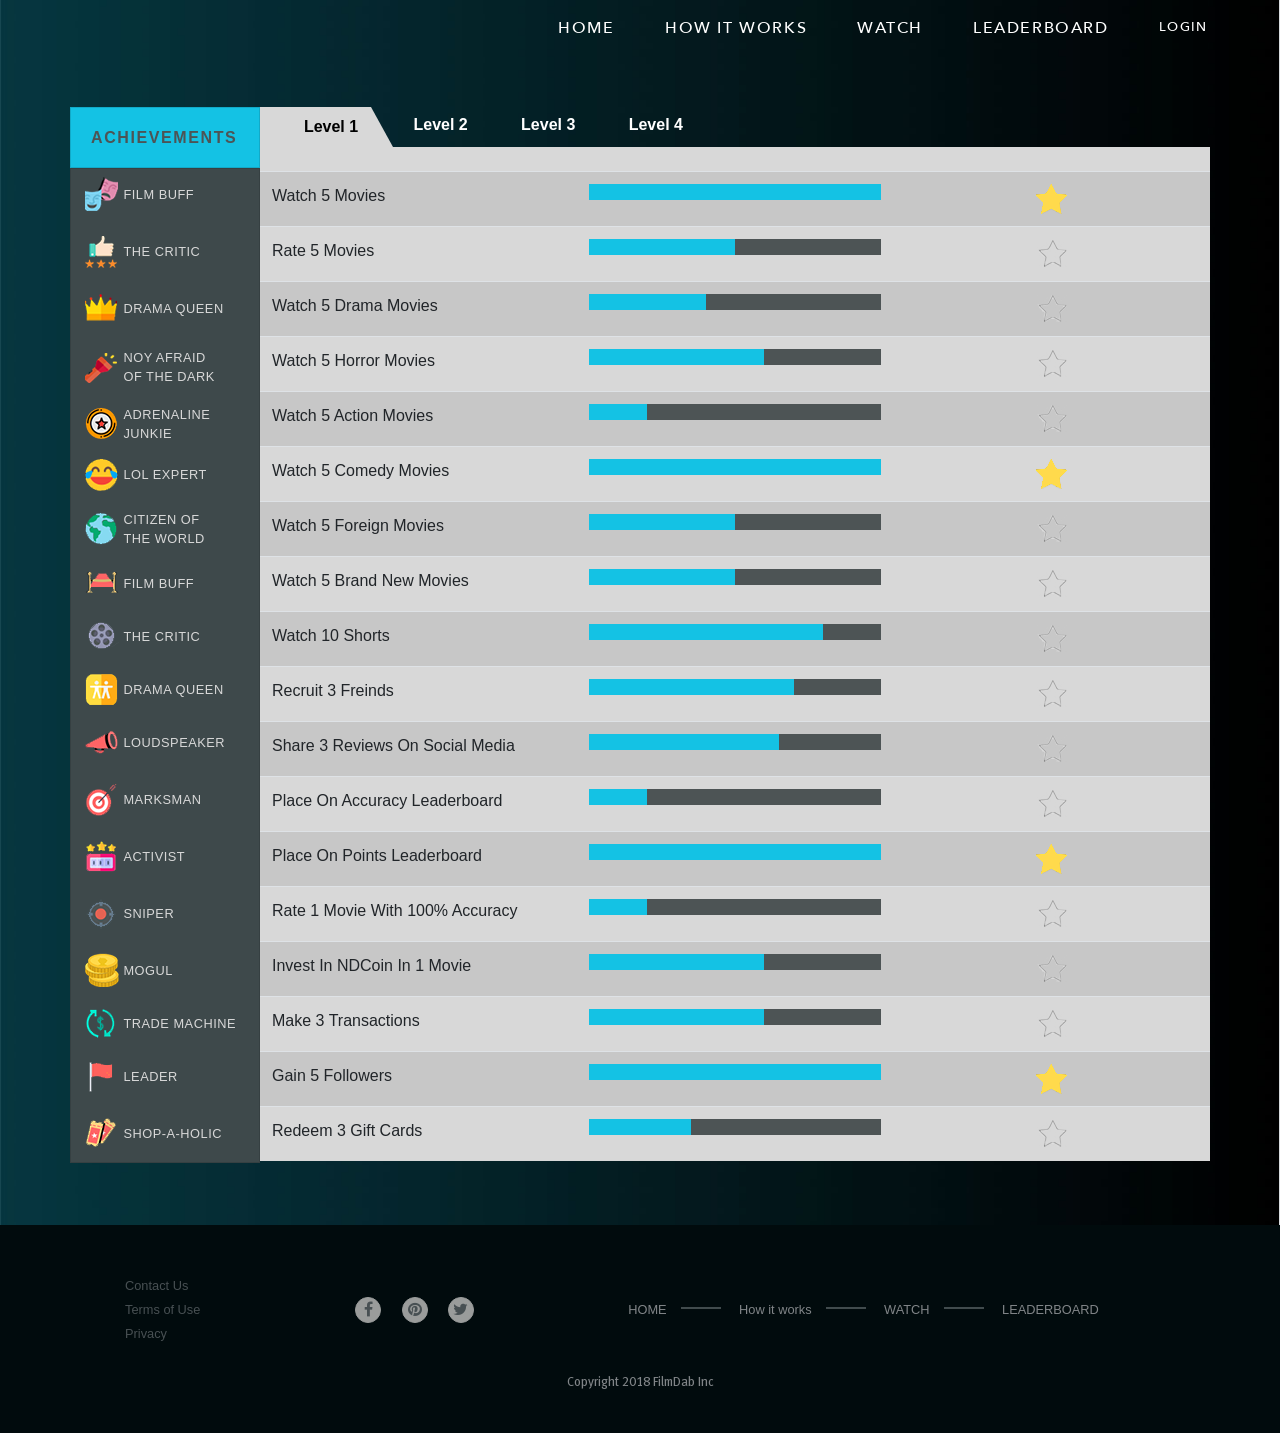
<file: 09-Achievements.html>
<!DOCTYPE html>
<html lang="en">

<head>
    <title>Achievements :- </title>
    <!-- Meta -->
    <meta charset="UTF-8">
    <!-- Viewport -->
    <meta name="viewport" content="width=device-width, initial-scale=1">
    <!-- Stylesheet -->
    <link rel="stylesheet" type="text/css" media="screen" href="assets/css/all.css" />
    <!-- Animate css -->
    <link rel="stylesheet" type="text/css" media="screen" href="assets/css/animate.css" />
    <!-- Bootstrap -->
    <link rel="stylesheet" type="text/css" media="screen" href="assets/css/bootstrap.min.css">
    <!-- Fonts -->
    <link rel="stylesheet" type="text/css" href="assets/fonts/font-awesome/css/font-awesome.min.css">
</head>

<body>
    <div class="page-wrap bg-01">
    <!-- Header -->
    <header>
        <nav class="navbar navbar-expand-lg navbar-light py-3 px-5 Cs-nav  wow fadeInUp" data-wow-delay=".5s" data-wow-duration="2s">
            <a class="navbar-brand" href="#"></a>
            <button class="navbar-toggler" type="button" data-toggle="collapse" data-target="#navbarsExample09" aria-controls="navbarsExample09" aria-expanded="false" aria-label="Toggle navigation">
                <span>
                    <i class="fa fa-bars" aria-hidden="true"></i>
                </span>
            </button>
            <div class="collapse navbar-collapse justify-content-md-end text-white" id="navbarsExample09">
                <ul class="navbar-nav align-items-center">
                    <li class="nav-item active">
                        <a class="nav-link  hvr-underline-from-left" href="0-Home.html">Home</a>
                    </li>
                    <li class="nav-item">
                        <a href="#" class="nav-link  hvr-underline-from-left">
                            How it works</a>
                    </li>
                    <li class="nav-item dropdown nav_Drop">
                        <a class="nav-link dropdown-toggle" href="08-Watch.html" id="navbarDropdownMenuLink1" aria-haspopup="true" aria-expanded="false">
                            watch
                        </a>
                        <div class="dropdown-menu" aria-labelledby="navbarDropdownMenuLink1">
                            <a class="dropdown-item small" href="#">Top Rated</a>
                            <div class="dropdown-divider mx-4"></div>
                            <a class="dropdown-item small wkm" href="08-Watch.html#drama">Drama</a>
                            <a class="dropdown-item small wkm" href="08-Watch.html#comedy">Comedy</a>
                            <a class="dropdown-item small wkm" href="08-Watch.html#action">Action</a>
                            <a class="dropdown-item small wkm" href="08-Watch.html#thriller">Thriller</a>
                            <a class="dropdown-item small wkm" href="08-Watch.html#horror">Horror</a>
                            <a class="dropdown-item small wkm" href="08-Watch.html#international">International</a>
                            <a class="dropdown-item small wkm" href="08-Watch.html#short-films">Short Films</a>
                        </div>
                    </li>
                    <li class="nav-item dropdown nav_Drop">
                        <a class="nav-link dropdown-toggle" href="05-Leaderboard.html" id="navbarDropdownMenuLink2" aria-haspopup="true" aria-expanded="false">
                                    leaderboard
                                </a>
                        <div class="dropdown-menu" aria-labelledby="navbarDropdownMenuLink2">
                             <a class="dropdown-item small" href="10-Shop.html">Shop</a>
                            <a class="dropdown-item small" href="09-Achievements.html">Achievements</a>
                        </div>
                    </li>
                    <li class="nav-item">
                        <a class="nav-link small  hvr-underline-from-left" href="1-Login.html">login</a>
                    </li>
                </ul>
            </div>
        </nav>
    </header>
    <!-- Content -->
    <main class="Achievements my-5">
        <div class="container">
            <!-- Board -->
            <div class="row">
                <div class="col-sm-2 d-none d-md-block d-lg-block p-0 h-100">
                    <aside>
                        <div class="card bg-profile rounded-0 wow fadeInUp" data-wow-delay=".6s" data-wow-duration="2s">
                            <div class="card-body text-center text-darkgray">
                                <h5 class="card-text m-0 text-uppercase text-left">Achievements</h5>
                            </div>
                        </div>
                        <div class="card bg-light rounded-0 wow fadeInUp" data-wow-delay=".6s" data-wow-duration="2s">
                            <div class="card-body text-left p-2">
                                <ul class="P-Achievements">
                                    <li class="wow fadeInUp" data-wow-delay=".6s" data-wow-duration="2s"><img src="assets/images/Ach_1.png" class="img-fluid " alt="Achievements">
                                        <p>Film Buff</p>
                                    </li>
                                    <li class="wow fadeInUp pt-lg-2" data-wow-delay=".6s" data-wow-duration="2s"><img src="assets/images/Ach_2.png" class="img-fluid" alt="Achievements">
                                        <p>The critic</p>
                                    </li>
                                    <li class="wow fadeInUp pt-lg-2" data-wow-delay=".6s" data-wow-duration="2s"><img src="assets/images/Ach_3.png" class="img-fluid" alt="Achievements">
                                        <p>Drama Queen</p>
                                    </li>
                                    <li class="wow fadeInUp pt-lg-2" data-wow-delay=".6s" data-wow-duration="2s"><img src="assets/images/Ach_4.png" class="img-fluid" alt="Achievements">
                                        <p>Noy afraid <br> of the dark</p>
                                    </li>
                                    <li class="wow fadeInUp pt-lg-1" data-wow-delay=".6s" data-wow-duration="2s"><img src="assets/images/Ach_5.png" class="img-fluid" alt="Achievements">
                                        <p>Adrenaline <br> Junkie</p>
                                    </li>
                                    <li class="wow fadeInUp" data-wow-delay=".6s" data-wow-duration="2s"><img src="assets/images/Ach_6.png" class="img-fluid" alt="Achievements">
                                        <p>Lol expert</p>
                                    </li>
                                    <li class="wow fadeInUp pt-lg-1" data-wow-delay=".6s" data-wow-duration="2s"><img src="assets/images/Ach_7.png" class="img-fluid" alt="Achievements">
                                        <p>citizen of <br> the world</p>
                                    </li>
                                    <li class="wow fadeInUp pt-lg-1" data-wow-delay=".6s" data-wow-duration="2s"><img src="assets/images/Ach_8.png" class="img-fluid" alt="Achievements">
                                        <p>Film Buff</p>
                                    </li>
                                    <li class="wow fadeInUp pt-lg-1" data-wow-delay=".6s" data-wow-duration="2s"><img src="assets/images/Ach_9.png" class="img-fluid" alt="Achievements">
                                        <p>The critic</p>
                                    </li>
                                    <li class="wow fadeInUp pt-lg-1" data-wow-delay=".6s" data-wow-duration="2s"><img src="assets/images/Ach_10.png" class="img-fluid" alt="Achievements">
                                        <p>Drama Queen</p>
                                    </li>
                                    <li class="wow fadeInUp pt-lg-1" data-wow-delay=".6s" data-wow-duration="2s"><img src="assets/images/Ach_11.png" class="img-fluid" alt="Achievements">
                                        <p>Loudspeaker</p>
                                    </li>
                                    <li class="wow fadeInUp pt-lg-2" data-wow-delay=".6s" data-wow-duration="2s"><img src="assets/images/Ach_12.png" class="img-fluid" alt="Achievements">
                                        <p>Marksman</p>
                                    </li>
                                    <li class="wow fadeInUp pt-lg-2" data-wow-delay=".6s" data-wow-duration="2s"><img src="assets/images/Ach_13.png" class="img-fluid" alt="Achievements">
                                        <p>Activist</p>
                                    </li>
                                    <li class="wow fadeInUp pt-lg-2" data-wow-delay=".6s" data-wow-duration="2s"><img src="assets/images/Ach_14.png" class="img-fluid" alt="Achievements">
                                        <p>Sniper</p>
                                    </li>
                                    <li class="wow fadeInUp pt-lg-2" data-wow-delay=".6s" data-wow-duration="2s"><img src="assets/images/Ach_15.png" class="img-fluid" alt="Achievements">
                                        <p>Mogul</p>
                                    </li>
                                    <li class="wow fadeInUp pt-lg-1" data-wow-delay=".6s" data-wow-duration="2s"><img src="assets/images/Ach_16.png" class="img-fluid" alt="Achievements">
                                        <p>Trade Machine</p>
                                    </li>
                                    <li class="wow fadeInUp pt-lg-1" data-wow-delay=".6s" data-wow-duration="2s"><img src="assets/images/Ach_17.png" class="img-fluid" alt="Achievements">
                                        <p>Leader</p>
                                    </li>
                                    <li class="pt-2 wow fadeInUp" data-wow-delay=".6s" data-wow-duration="2s"><img src="assets/images/Ach_18.png" class="img-fluid" alt="Achievements">
                                        <p>Shop-a-Holic</p>
                                    </li>
                                </ul>
                            </div>
                        </div>
                    </aside>
                </div>
                <div class="col-sm-10 p-0 h-100">
                    <article class="Level-Up">
                        <h2 class="d-none">Table</h2>
                        <ul class="nav nav-pills nav-pills-level wow fadeInUp" data-wow-delay=".6s" data-wow-duration="2s" role="tablist">
                            <li class="nav-item">
                                <a class="nav-link active rounded-0" data-toggle="pill" href="#Level_1">&nbsp;&nbsp;Level 1 &nbsp;&nbsp;</a>
                            </li>
                            <li class="nav-item">
                                <a class="nav-link rounded-0" data-toggle="pill" href="#Level_2">Level 2 &nbsp;&nbsp;</a>
                            </li>
                            <li class="nav-item">
                                <a class="nav-link rounded-0" data-toggle="pill" href="#Level_3">Level 3 &nbsp;&nbsp;</a>
                            </li>
                            <li class="nav-item">
                                <a class="nav-link rounded-0" data-toggle="pill" href="#Level_4">Level 4 &nbsp;&nbsp;</a>
                            </li>
                        </ul>

                        <!-- Tab panes -->
                        <div class="tab-content wow fadeInUp" data-wow-delay=".6s" data-wow-duration="2s">
                            <div id="Level_1" class="tab-pane active wow fadeInUp" data-wow-delay=".6s" data-wow-duration="2s"><br>
                                <table class="table table-hover tablel-level">
                                    <tbody>
                                        <tr class="wow fadeInUp" data-wow-delay=".6s" data-wow-duration="2s">
                                            <td>watch 5 Movies</td>
                                            <td>
                                                <div class="progress rounded-0 level-bar">
                                                    <div class="progress-bar" role="progressbar" aria-valuenow="100" aria-valuemin="0" aria-valuemax="100" style="width:100%">
                                                        <span class="sr-only">100% Complete</span>
                                                    </div>
                                                </div>
                                            </td>
                                            <td class="text-center">
                                                <img src="assets/images/checked.png" class="img-fluid" alt="checked">
                                            </td>
                                        </tr>
                                        <tr class="wow fadeInUp" data-wow-delay=".6s" data-wow-duration="2s">
                                            <td>Rate 5 Movies</td>
                                            <td>
                                                <div class="progress rounded-0 level-bar">
                                                    <div class="progress-bar" role="progressbar" aria-valuenow="50" aria-valuemin="0" aria-valuemax="100" style="width:50%">
                                                        <span class="sr-only">50% Complete</span>
                                                    </div>
                                                </div>
                                            </td>
                                            <td class="text-center">
                                                <img src="assets/images/unchecked.png" class="img-fluid" alt="unchecked">

                                            </td>
                                        </tr>
                                        <tr class="wow fadeInUp" data-wow-delay=".6s" data-wow-duration="2s">
                                            <td>Watch 5 drama Movies</td>
                                            <td>
                                                <div class="progress rounded-0 level-bar">
                                                    <div class="progress-bar" role="progressbar" aria-valuenow="40" aria-valuemin="0" aria-valuemax="100" style="width:40%">
                                                        <span class="sr-only">40% Complete</span>
                                                    </div>
                                                </div>
                                            </td>
                                            <td class="text-center"> <img src="assets/images/unchecked.png" class="img-fluid" alt="unchecked"> </td>
                                        </tr>

                                        <tr class="wow fadeInUp" data-wow-delay=".6s" data-wow-duration="2s">
                                            <td>Watch 5 Horror Movies</td>
                                            <td>
                                                <div class="progress rounded-0 level-bar">
                                                    <div class="progress-bar" role="progressbar" aria-valuenow="60" aria-valuemin="0" aria-valuemax="100" style="width:60%">
                                                        <span class="sr-only">60% Complete</span>
                                                    </div>
                                                </div>
                                            </td>
                                            <td class="text-center"> <img src="assets/images/unchecked.png" class="img-fluid" alt="unchecked"> </td>
                                        </tr>
                                        <tr class="wow fadeInUp" data-wow-delay=".6s" data-wow-duration="2s">
                                            <td>Watch 5 Action Movies</td>
                                            <td>
                                                <div class="progress rounded-0 level-bar">
                                                    <div class="progress-bar" role="progressbar" aria-valuenow="20" aria-valuemin="0" aria-valuemax="100" style="width:20%">
                                                        <span class="sr-only">20% Complete</span>
                                                    </div>
                                                </div>
                                            </td>
                                            <td class="text-center"> <img src="assets/images/unchecked.png" class="img-fluid" alt="unchecked"> </td>
                                        </tr>
                                        <tr class="wow fadeInUp" data-wow-delay=".6s" data-wow-duration="2s">
                                            <td>Watch 5 Comedy Movies</td>
                                            <td>
                                                <div class="progress rounded-0 level-bar">
                                                    <div class="progress-bar" role="progressbar" aria-valuenow="100" aria-valuemin="0" aria-valuemax="100" style="width:100%">
                                                        <span class="sr-only">100% Complete</span>
                                                    </div>
                                                </div>
                                            </td>
                                            <td class="text-center"> <img src="assets/images/checked.png" class="img-fluid" alt="checked"> </td>
                                        </tr>
                                        <tr class="wow fadeInUp" data-wow-delay=".6s" data-wow-duration="2s">
                                            <td>Watch 5 Foreign Movies</td>
                                            <td>
                                                <div class="progress rounded-0 level-bar">
                                                    <div class="progress-bar" role="progressbar" aria-valuenow="50" aria-valuemin="0" aria-valuemax="100" style="width:50%">
                                                        <span class="sr-only">50% Complete</span>
                                                    </div>
                                                </div>
                                            </td>
                                            <td class="text-center"> <img src="assets/images/unchecked.png" class="img-fluid" alt="unchecked"> </td>
                                        </tr>
                                        <tr class="wow fadeInUp" data-wow-delay=".6s" data-wow-duration="2s">
                                            <td>Watch 5 Brand New Movies</td>
                                            <td>
                                                <div class="progress rounded-0 level-bar">
                                                    <div class="progress-bar" role="progressbar" aria-valuenow="50" aria-valuemin="0" aria-valuemax="100" style="width:50%">
                                                        <span class="sr-only">50% Complete</span>
                                                    </div>
                                                </div>
                                            </td>
                                            <td class="text-center"> <img src="assets/images/unchecked.png" class="img-fluid" alt="unchecked"> </td>
                                        </tr>
                                        <tr class="wow fadeInUp" data-wow-delay=".6s" data-wow-duration="2s">
                                            <td>Watch 10 Shorts</td>
                                            <td>
                                                <div class="progress rounded-0 level-bar">
                                                    <div class="progress-bar" role="progressbar" aria-valuenow="80" aria-valuemin="0" aria-valuemax="100" style="width:80%">
                                                        <span class="sr-only">80% Complete</span>
                                                    </div>
                                                </div>
                                            </td>
                                            <td class="text-center"> <img src="assets/images/unchecked.png" class="img-fluid" alt="unchecked"> </td>
                                        </tr>
                                        <tr class="wow fadeInUp" data-wow-delay=".6s" data-wow-duration="2s">
                                            <td>Recruit 3 Freinds</td>
                                            <td>
                                                <div class="progress rounded-0 level-bar">
                                                    <div class="progress-bar" role="progressbar" aria-valuenow="70" aria-valuemin="0" aria-valuemax="100" style="width:70%">
                                                        <span class="sr-only">70% Complete</span>
                                                    </div>
                                                </div>
                                            </td>
                                            <td class="text-center"> <img src="assets/images/unchecked.png" class="img-fluid" alt="unchecked"> </td>
                                        </tr>
                                        <tr class="wow fadeInUp" data-wow-delay=".6s" data-wow-duration="2s">
                                            <td>Share 3 Reviews on Social Media</td>
                                            <td>
                                                <div class="progress rounded-0 level-bar">
                                                    <div class="progress-bar" role="progressbar" aria-valuenow="65" aria-valuemin="0" aria-valuemax="100" style="width:65%">
                                                        <span class="sr-only">65% Complete</span>
                                                    </div>
                                                </div>
                                            </td>
                                            <td class="text-center"> <img src="assets/images/unchecked.png" class="img-fluid" alt="unchecked"> </td>
                                        </tr>
                                        <tr class="wow fadeInUp" data-wow-delay=".6s" data-wow-duration="2s">
                                            <td>Place on Accuracy leaderboard</td>
                                            <td>
                                                <div class="progress rounded-0 level-bar">
                                                    <div class="progress-bar" role="progressbar" aria-valuenow="20" aria-valuemin="0" aria-valuemax="100" style="width:20%">
                                                        <span class="sr-only">20% Complete</span>
                                                    </div>
                                                </div>
                                            </td>
                                            <td class="text-center"> <img src="assets/images/unchecked.png" class="img-fluid" alt="unchecked"> </td>
                                        </tr>
                                        <tr class="wow fadeInUp" data-wow-delay=".6s" data-wow-duration="2s">
                                            <td>Place on Points leaderboard</td>
                                            <td>
                                                <div class="progress rounded-0 level-bar">
                                                    <div class="progress-bar" role="progressbar" aria-valuenow="100" aria-valuemin="0" aria-valuemax="100" style="width:100%">
                                                        <span class="sr-only">100% Complete</span>
                                                    </div>
                                                </div>
                                            </td>
                                            <td class="text-center"> <img src="assets/images/checked.png" class="img-fluid" alt="checked"> </td>
                                        </tr>
                                        <tr class="wow fadeInUp" data-wow-delay=".6s" data-wow-duration="2s">
                                            <td>Rate 1 movie with 100% accuracy</td>
                                            <td>
                                                <div class="progress rounded-0 level-bar">
                                                    <div class="progress-bar" role="progressbar" aria-valuenow="20" aria-valuemin="0" aria-valuemax="100" style="width:20%">
                                                        <span class="sr-only">20% Complete</span>
                                                    </div>
                                                </div>
                                            </td>
                                            <td class="text-center"> <img src="assets/images/unchecked.png" class="img-fluid" alt="unchecked"> </td>
                                        </tr>
                                        <tr class="wow fadeInUp" data-wow-delay=".6s" data-wow-duration="2s">
                                            <td>invest in NDCoin in 1 movie</td>
                                            <td>
                                                <div class="progress rounded-0 level-bar">
                                                    <div class="progress-bar" role="progressbar" aria-valuenow="60" aria-valuemin="0" aria-valuemax="100" style="width:60%">
                                                        <span class="sr-only">60% Complete</span>
                                                    </div>
                                                </div>
                                            </td>
                                            <td class="text-center"> <img src="assets/images/unchecked.png" class="img-fluid" alt="unchecked"> </td>
                                        </tr>
                                        <tr class="wow fadeInUp" data-wow-delay=".6s" data-wow-duration="2s">
                                            <td>Make 3 transactions</td>
                                            <td>
                                                <div class="progress rounded-0 level-bar">
                                                    <div class="progress-bar" role="progressbar" aria-valuenow="60" aria-valuemin="0" aria-valuemax="100" style="width:60%">
                                                        <span class="sr-only">60% Complete</span>
                                                    </div>
                                                </div>
                                            </td>
                                            <td class="text-center"> <img src="assets/images/unchecked.png" class="img-fluid" alt="unchecked"> </td>
                                        </tr>
                                        <tr class="wow fadeInUp" data-wow-delay=".6s" data-wow-duration="2s">
                                            <td>gain 5 Followers</td>
                                            <td>
                                                <div class="progress rounded-0 level-bar">
                                                    <div class="progress-bar" role="progressbar" aria-valuenow="100" aria-valuemin="0" aria-valuemax="100" style="width:100%">
                                                        <span class="sr-only">100% Complete</span>
                                                    </div>
                                                </div>
                                            </td>
                                            <td class="text-center"> <img src="assets/images/checked.png" class="img-fluid" alt="checked"> </td>
                                        </tr>
                                        <tr class="wow fadeInUp" data-wow-delay=".6s" data-wow-duration="2s">
                                            <td>Redeem 3 Gift cards</td>
                                            <td>
                                                <div class="progress rounded-0 level-bar">
                                                    <div class="progress-bar" role="progressbar" aria-valuenow="35" aria-valuemin="0" aria-valuemax="100" style="width:35%">
                                                        <span class="sr-only">35% Complete</span>
                                                    </div>
                                                </div>
                                            </td>
                                            <td class="text-center"> <img src="assets/images/unchecked.png" class="img-fluid" alt="unchecked"> </td>
                                        </tr>
                                    </tbody>
                                </table>
                            </div>
                            <div id="Level_2" class="tab-pane fade"><br>
                                <table class="table table-hover tablel-level">
                                    <tbody>



                                    </tbody>
                                </table>
                            </div>
                        </div>
                    </article>

                </div>
            </div>
            <!-- Board -->
        </div>
    </main>
</div>
    <!-- Footer -->
    <footer class="pt-5 pb-4 ">
        <div class="container">
            <div class="row">
                <div class="col-md-2 r-alignment">
                    <div>
                        <ul>
                            <li class="wow fadeInUp" data-wow-delay=".2s" data-wow-duration="2.5s">
                                <a href="#" class="small">Contact Us</a>
                            </li>
                            <li class="wow fadeInUp" data-wow-delay=".2s" data-wow-duration="2.5s">
                                <a href="#" class="small">Terms of Use</a>
                            </li>
                            <li class="wow fadeInUp" data-wow-delay=".2s" data-wow-duration="2.5s">
                                <a href="#" class="small">Privacy</a>
                            </li>
                        </ul>
                    </div>
                </div>
                <div class="col-md-3 col-lg-3 text-center">
                    <div class="social-icons">
                        <ul>
                            <li class="mr-3 mt-4 wow fadeInUp" data-wow-delay="1.5s" data-wow-duration="1.5s">
                                <a href="https://www.facebook.com/myfilmdab/" target="_blank" class="fa fa-facebook"></a>
                            </li>
                            <li class="mr-3 mt-4 wow fadeInUp" data-wow-delay="1.5s" data-wow-duration="1.5s">
                                <a href="https://www.instagram.com/filmdab/" target="_blank" class="fa fa-pinterest"></a>
                            </li>
                            <li class="mr-3 mt-4 wow fadeInUp" data-wow-delay="1.5s" data-wow-duration="1.5s">
                                <a href="https://twitter.com/filmdab" target="_blank" class="fa fa-twitter"></a>
                            </li>
                        </ul>
                    </div>
                </div>
                <div class="col-md-7 col-lg-7 text-center">
                    <div class="footer-home mt-4">
                        <a href="0-Home.html" class="small wow fadeInUp" data-wow-delay=".2s" data-wow-duration="2.5s">HOME</a>

                        <a href="#" class="small wow fadeInUp hw-works" data-wow-delay=".2s" data-wow-duration="2.5s">
                            How it works</a>
                        <a href="08-Watch.html" class="small wow fadeInUp" data-wow-delay=".2s" data-wow-duration="2.5s">WATCH</a>
                        <a href="05-Leaderboard.html" class="not small wow fadeInUp" data-wow-delay=".2s" data-wow-duration="2.5s">LEADERBOARD</a>
                    </div>
                </div>
                <div class="col-md-12 pt-2 pb-3  text-center copyright wow fadeInUp" data-wow-delay=".2s" data-wow-duration="2.5s">
                    <span class="small wow fadeInUp" data-wow-delay=".2s" data-wow-duration="1.5s">Copyright 2018
                            <a href="#">FilmDab</a> Inc</span>
                </div>
            </div>
        </div>
    </footer>

    <!-- =========  ========= 
                JS
    ============  =========== -->
    <!-- Jquery -->
    <script src="assets/js/jquery-3.2.1.min.js"></script>
    <!-- Proper-js -->
    <script src="assets/js/popper.min.js"></script>
    <!-- Bootstrap -->
    <script src="assets/js/bootstrap.min.js"></script>
    <!-- Wow -->
    <script src="assets/js/wow.js"></script>
    <script>
        new WOW().init();
    </script>
</body>

</html>
</file>
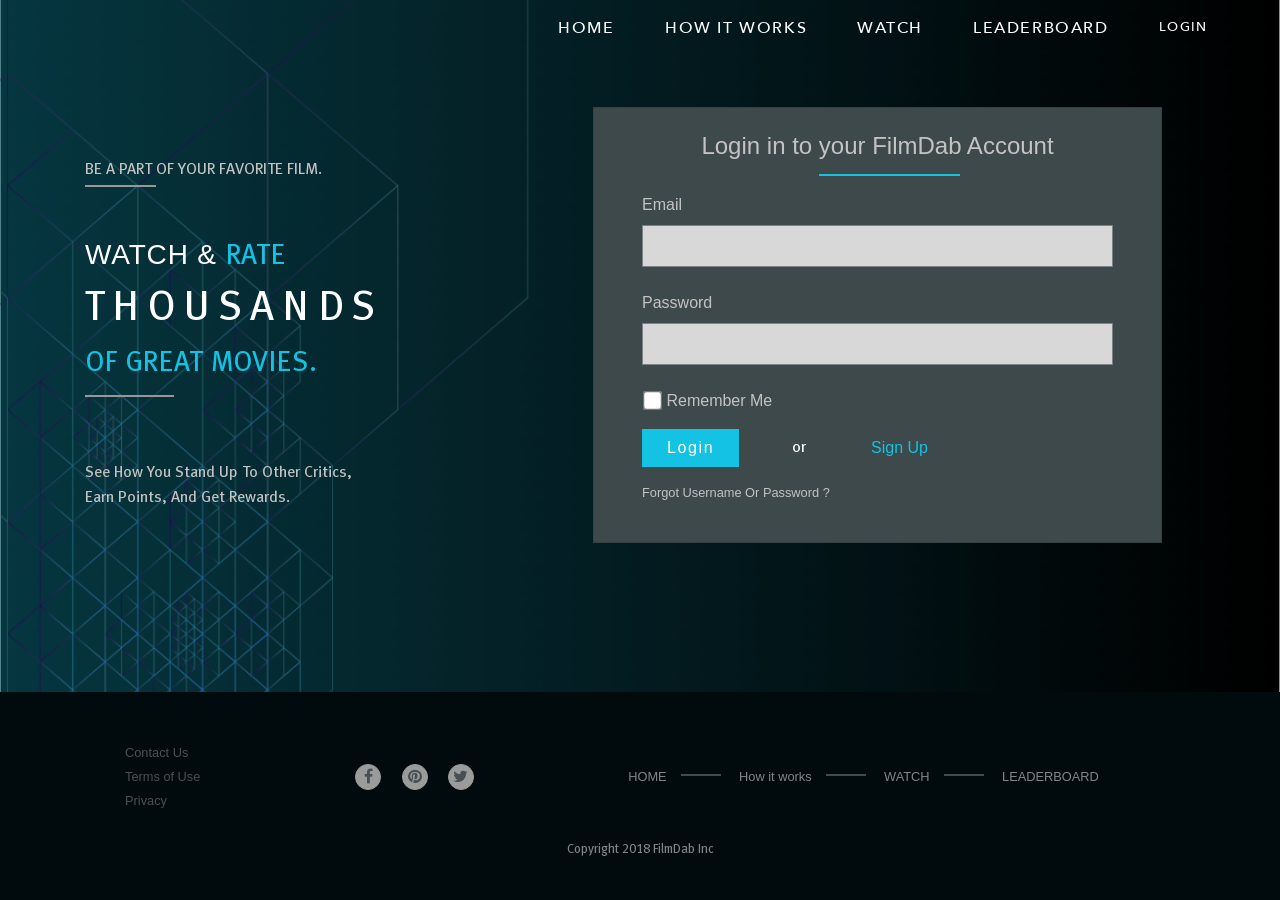
<file: 1-Login.html>
<!DOCTYPE html>
<html lang="en">

<head>
    <title>Login :- </title>
    <!-- Meta -->
    <meta charset="UTF-8">
    <!-- Viewport -->
    <meta name="viewport" content="width=device-width, initial-scale=1">
    <!-- Stylesheet -->
    <link rel="stylesheet" type="text/css" media="screen" href="assets/css/all.css" />
    <!-- Animate css -->
    <link rel="stylesheet" type="text/css" media="screen" href="assets/css/animate.css" />
    <!-- Bootstrap -->
    <link rel="stylesheet" type="text/css" media="screen" href="assets/css/bootstrap.min.css">
    <!-- Fonts -->
    <link rel="stylesheet" type="text/css" href="assets/fonts/font-awesome/css/font-awesome.min.css">
</head>

<body>
    <div class="page-wrap bg-0">
        <!-- Header -->
        <header>
            <nav class="navbar navbar-expand-lg navbar-light py-3 px-5 Cs-nav  wow fadeInUp" data-wow-delay=".5s" data-wow-duration="2s">
                <a class="navbar-brand" href="#"></a>
                <button class="navbar-toggler" type="button" data-toggle="collapse" data-target="#navbarsExample09" aria-controls="navbarsExample09" aria-expanded="false" aria-label="Toggle navigation">
                    <span>
                        <i class="fa fa-bars" aria-hidden="true"></i>
                    </span>
                </button>
                <div class="collapse navbar-collapse justify-content-md-end text-white" id="navbarsExample09">
                    <ul class="navbar-nav align-items-center">
                        <li class="nav-item active">
                            <a class="nav-link hvr-underline-from-left" href="0-Home.html">Home</a>
                        </li>
                        <li class="nav-item">
                            <a href="#" class="nav-link hvr-underline-from-left">
                                How it works</a>
                        </li>
                        <li class="nav-item dropdown nav_Drop">
                            <a class="nav-link dropdown-toggle" href="08-Watch.html" id="navbarDropdownMenuLink1" aria-haspopup="true" aria-expanded="false">
                                watch
                            </a>
                            <div class="dropdown-menu" aria-labelledby="navbarDropdownMenuLink1">
                                <a class="dropdown-item small" href="#">Top Rated</a>
                                <div class="dropdown-divider mx-4"></div>
                                <a class="dropdown-item small wkm" href="08-Watch.html#drama">Drama</a>
                                <a class="dropdown-item small wkm" href="08-Watch.html#comedy">Comedy</a>
                                <a class="dropdown-item small wkm" href="08-Watch.html#action">Action</a>
                                <a class="dropdown-item small wkm" href="08-Watch.html#thriller">Thriller</a>
                                <a class="dropdown-item small wkm" href="08-Watch.html#horror">Horror</a>
                                <a class="dropdown-item small wkm" href="08-Watch.html#international">International</a>
                                <a class="dropdown-item small wkm" href="08-Watch.html#short-films">Short Films</a>
                            </div>
                        </li>
                        <li class="nav-item dropdown nav_Drop">
                            <a class="nav-link dropdown-toggle" href="05-Leaderboard.html" id="navbarDropdownMenuLink2" aria-haspopup="true" aria-expanded="false">
                                        leaderboard
                                    </a>
                            <div class="dropdown-menu" aria-labelledby="navbarDropdownMenuLink2">
                                 <a class="dropdown-item small" href="10-Shop.html">Shop</a>
                                <a class="dropdown-item small" href="09-Achievements.html">Achievements</a>
                            </div>
                        </li>
                        <li class="nav-item">
                            <a class="nav-link small hvr-underline-from-left" href="1-Login.html">login</a>
                        </li>
                    </ul>
                </div>
            </nav>
        </header>
        <!-- Content -->
        <main>
            <section id="login" class="my-lg-5">
                <div class="container">
                    <div class="row align-items-center justify-content-center md-center">
                        <!-- Title + Description -->
                        <div class="col-sm-12 col-md-12 col-lg-5 mb-md-5 description wow fadeInLeft my-3" data-wow-duration="3s" data-wow-delay="1s">
                            <header>
                                <span>be a part of your favorite film.

                                </span>

                                <h3 class="my-3 my-lg-5">watch &amp; <span class="darkturquoise">rate</span> <br> <span class="thousands">thousands</span> <br> <span class="darkturquoise">of great movies.</span></h3>
                                <br>
                                <span>see how you stand up to other critics, <br> earn points, and get rewards.</span>
                            </header>
                        </div>
                        <!-- Form -->
                        <div class="col-sm-12 col-md-12 col-lg-7 px-lg-5 mb-md-5 wow fadeInRight" data-wow-duration="3s" data-wow-delay="1s">
                            <div class="card bg-light rounded-0">
                                <form class="_form py-4 px-3 px-md-5 px-lg-5">
                                    <header>
                                        <h4>Login in to your FilmDab Account</h4>
                                        <br>
                                    </header>
                                    <div class="form-group">
                                        <label for="exampleInputEmail1" class="m-0">Email</label>
                                        <input type="email" class="form-control" id="exampleInputEmail1" aria-describedby="exampleInputEmail1">
                                    </div>
                                    <div class="form-group">
                                        <label for="exampleInputPassword1" class="m-0">Password</label>
                                        <input type="password" class="form-control" id="exampleInputPassword1">
                                    </div>
                                    <div class="form-check pb-3">
                                        <input type="checkbox" class="form-check-input" id="exampleCheck1">
                                        <label class="form-check-label" for="exampleCheck1">&nbsp;Remember Me</label>
                                    </div>

                                    <button type="submit" class="btn btn-aqua rounded-0 px-4 hvr-ripple-out">Login</button>
                                    <span class="text-white mx-5 block">or</span>
                                    <button type="submit" class="btn btn-transparent darkturquoise hvr-pulse-grow">Sign Up</button>

                                    <div class="psw small py-3"><a href="#">Forgot  Username or password ?</a></div>
                                </form>
                            </div>
                        </div>

                    </div>
                </div>
            </section>
        </main>
    </div>
    <!-- Footer -->
    <footer class="pt-5 pb-4 ">
        <div class="container">
            <div class="row">
                <div class="col-md-2 r-alignment">
                    <div>
                        <ul>
                            <li class="wow fadeInUp" data-wow-delay=".2s" data-wow-duration="2.5s">
                                <a href="#" class="small">Contact Us</a>
                            </li>
                            <li class="wow fadeInUp" data-wow-delay=".2s" data-wow-duration="2.5s">
                                <a href="#" class="small">Terms of Use</a>
                            </li>
                            <li class="wow fadeInUp" data-wow-delay=".2s" data-wow-duration="2.5s">
                                <a href="#" class="small">Privacy</a>
                            </li>
                        </ul>
                    </div>
                </div>
                <div class="col-md-3 col-lg-3 text-center">
                    <div class="social-icons">
                        <ul>
                            <li class="mr-3 mt-4 wow fadeInUp" data-wow-delay="1.5s" data-wow-duration="1.5s">
                                <a href="https://www.facebook.com/myfilmdab/" target="_blank" class="fa fa-facebook"></a>
                            </li>
                            <li class="mr-3 mt-4 wow fadeInUp" data-wow-delay="1.5s" data-wow-duration="1.5s">
                                <a href="https://www.instagram.com/filmdab/" target="_blank" class="fa fa-pinterest"></a>
                            </li>
                            <li class="mr-3 mt-4 wow fadeInUp" data-wow-delay="1.5s" data-wow-duration="1.5s">
                                <a href="https://twitter.com/filmdab" target="_blank" class="fa fa-twitter"></a>
                            </li>
                        </ul>
                    </div>
                </div>
                <div class="col-md-7 col-lg-7 text-center">
                    <div class="footer-home mt-4">
                        <a href="0-Home.html" class="small wow fadeInUp" data-wow-delay=".2s" data-wow-duration="2.5s">HOME</a>

                        <a href="#" class="small wow fadeInUp hw-works" data-wow-delay=".2s" data-wow-duration="2.5s">
                            How it works</a>
                        <a href="08-Watch.html" class="small wow fadeInUp" data-wow-delay=".2s" data-wow-duration="2.5s">WATCH</a>
                        <a href="05-Leaderboard.html" class="not small wow fadeInUp" data-wow-delay=".2s" data-wow-duration="2.5s">LEADERBOARD</a>
                    </div>
                </div>
                <div class="col-md-12 pt-2 pb-3  text-center copyright wow fadeInUp" data-wow-delay=".2s" data-wow-duration="2.5s">
                    <span class="small wow fadeInUp" data-wow-delay=".2s" data-wow-duration="1.5s">Copyright 2018
                            <a href="#">FilmDab</a> Inc</span>
                </div>
            </div>
        </div>
    </footer>
    <!-- =========  ========= 
                JS
    ============  =========== -->
    <!-- Jquery -->
    <script src="assets/js/jquery-3.2.1.min.js"></script>
    <!-- Proper-js -->
    <script src="assets/js/popper.min.js"></script>
    <!-- Bootstrap -->
    <script src="assets/js/bootstrap.min.js"></script>
    <!-- Wow -->
    <script src="assets/js/wow.js"></script>
    <script>
        new WOW().init();
    </script>

</body>

</html>
</file>
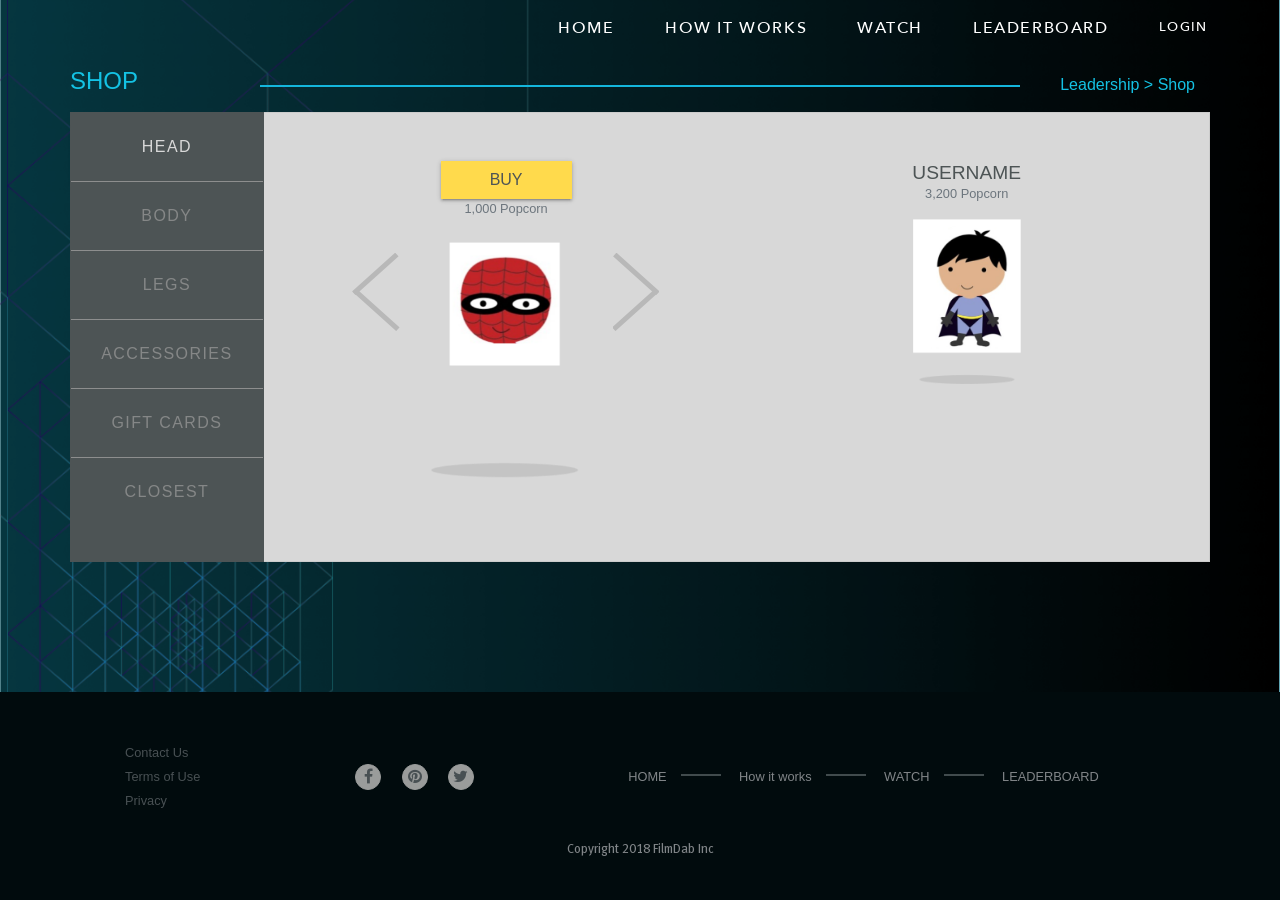
<file: 10-Shop.html>
<!DOCTYPE html>
<html lang="en">

<head>
    <title>Shop :- </title>
    <!-- Meta -->
    <meta charset="UTF-8">
    <!-- Viewport -->
    <meta name="viewport" content="width=device-width, initial-scale=1">
    <!-- Stylesheet -->
    <link rel="stylesheet" type="text/css" media="screen" href="assets/css/all.css" />
    <!-- Animate css -->
    <link rel="stylesheet" type="text/css" media="screen" href="assets/css/animate.css" />
    <!-- Bootstrap -->
    <link rel="stylesheet" type="text/css" media="screen" href="assets/css/bootstrap.min.css">
    <!-- Fonts -->
    <link rel="stylesheet" type="text/css" href="assets/fonts/font-awesome/css/font-awesome.min.css">
</head>

<body>
    <div class="page-wrap bg-0">
    <!-- Header -->
    <header>
        <nav class="navbar navbar-expand-lg navbar-light py-3 px-5 Cs-nav  wow fadeInUp" data-wow-delay=".5s" data-wow-duration="2s">
            <a class="navbar-brand" href="#"></a>
            <button class="navbar-toggler" type="button" data-toggle="collapse" data-target="#navbarsExample09" aria-controls="navbarsExample09" aria-expanded="false" aria-label="Toggle navigation">
                <span>
                    <i class="fa fa-bars" aria-hidden="true"></i>
                </span>
            </button>
            <div class="collapse navbar-collapse justify-content-md-end text-white" id="navbarsExample09">
                <ul class="navbar-nav align-items-center">
                    <li class="nav-item active">
                        <a class="nav-link  hvr-underline-from-left" href="0-Home.html">Home</a>
                    </li>
                    <li class="nav-item">
                        <a href="#" class="nav-link  hvr-underline-from-left">
                            How it works</a>
                    </li>
                    <li class="nav-item dropdown nav_Drop">
                        <a class="nav-link dropdown-toggle" href="08-Watch.html" id="navbarDropdownMenuLink1" aria-haspopup="true" aria-expanded="false">
                            watch
                        </a>
                        <div class="dropdown-menu" aria-labelledby="navbarDropdownMenuLink1">
                            <a class="dropdown-item small" href="#">Top Rated</a>
                            <div class="dropdown-divider mx-4"></div>
                            <a class="dropdown-item small wkm" href="08-Watch.html#drama">Drama</a>
                            <a class="dropdown-item small wkm" href="08-Watch.html#comedy">Comedy</a>
                            <a class="dropdown-item small wkm" href="08-Watch.html#action">Action</a>
                            <a class="dropdown-item small wkm" href="08-Watch.html#thriller">Thriller</a>
                            <a class="dropdown-item small wkm" href="08-Watch.html#horror">Horror</a>
                            <a class="dropdown-item small wkm" href="08-Watch.html#international">International</a>
                            <a class="dropdown-item small wkm" href="08-Watch.html#short-films">Short Films</a>
                        </div>
                    </li>
                    <li class="nav-item dropdown nav_Drop">
                        <a class="nav-link dropdown-toggle" href="05-Leaderboard.html" id="navbarDropdownMenuLink2" aria-haspopup="true" aria-expanded="false">
                                    leaderboard
                                </a>
                        <div class="dropdown-menu" aria-labelledby="navbarDropdownMenuLink2">
                             <a class="dropdown-item small" href="10-Shop.html">Shop</a>
                            <a class="dropdown-item small" href="09-Achievements.html">Achievements</a>
                        </div>
                    </li>
                    <li class="nav-item">
                        <a class="nav-link small  hvr-underline-from-left" href="1-Login.html">login</a>
                    </li>
                </ul>
            </div>
        </nav>
    </header>
    <!-- Content -->
    <main>
        <div class="container">
            <!-- Title -->
            <div class="row py-2 align-items-center wow fadeInUp" data-wow-delay=".3s" data-wow-duration="1s">
                <div class="col-sm-2 col-md-2 col-lg-2 col-xl-2 pl-0 md-center">
                    <h4 class="darkturquoise">SHOP</h4>
                </div>
                <div class="col-md-7 col-lg-7 col-xl-8">
                    <b class="blank-line blank-line-align"></b>
                </div>
                <div class="col-md-3 col-lg-3 col-xl-2">
                    <p class="text-right m-0 darkturquoise"><a href="#" class="darkturquoise">Leadership</a> &gt; <a href="#" class="darkturquoise">Shop</a></p>
                </div>
            </div>
            <!-- Table -->
            <div class="row mb-5">
                <div class="tab Shop_tabs">
                    <button class="tablinks wow flipInY" data-wow-delay=".6s" data-wow-duration="1s" onclick="openCity(event, 'First')" id="defaultOpen">Head</button>
                    <button class="tablinks wow flipInY" data-wow-delay=".6s" data-wow-duration="1s" onclick="openCity(event, 'second')">Body</button>
                    <button class="tablinks wow flipInY" data-wow-delay=".6s" data-wow-duration="1s" onclick="openCity(event, 'Third')">Legs</button>
                    <button class="tablinks wow flipInY" data-wow-delay=".6s" data-wow-duration="1s" onclick="openCity(event, 'four')">Accessories</button>
                    <button class="tablinks wow flipInY" data-wow-delay=".6s" data-wow-duration="1s" onclick="openCity(event, 'five')">Gift cards</button>
                    <button class="tablinks wow flipInY" data-wow-delay=".6s" data-wow-duration="1s" onclick="openCity(event, 'six')">Closest</button>
                </div>
                <div id="First" class="tabcontent Shop_tabcontent">
                    <div class="col-sm-12 h-100">
                        <div class="row py-md-5 py-lg-5">
                            <div class="col-sm-6 text-center wow fadeInLeft" data-wow-delay=".3s" data-wow-duration="1s">
                                <button type="button" class="btn btn-shop">Buy</button>
                                <p class="small text-muted">1,000 Popcorn</p>
                                <div class="row align-items-center justify-content-center Shop_carousel my-lg-4">
                                    <div class="col-sm-6">
                                        <div id="carouselExampleControls" class="carousel slide" data-ride="carousel">
                                            <div class="carousel-inner">
                                                <div class="carousel-item img-width mx-auto active">
                                                    <img class="d-block w-100" src="assets/images/Shop_slide.png" alt="First slide">
                                                </div>
                                                <div class="carousel-item mx-auto img-width">
                                                    <img class="d-block w-100" src="assets/images/Shop_slide.png" alt="Second slide">
                                                </div>
                                                <div class="carousel-item mx-auto img-width">
                                                    <img class="d-block w-100" src="assets/images/Shop_slide.png" alt="Third slide">
                                                </div>
                                            </div>
                                            <a class="carousel-control-prev" href="#carouselExampleControls" role="button" data-slide="prev">
                                                <span class="carousel-control-prev-icon" aria-hidden="true"></span>
                                                <span class="sr-only">Previous</span>
                                            </a>
                                            <a class="carousel-control-next" href="#carouselExampleControls" role="button" data-slide="next">
                                                <span class="carousel-control-next-icon" aria-hidden="true"></span>
                                                <span class="sr-only">Next</span>
                                            </a>
                                        </div>
                                    </div>
                                </div>
                            </div>
                            <div class="col-sm-6 text-center Shop_User  wow fadeInRight" data-wow-delay=".6s" data-wow-duration="1s">
                                <h5>username</h5>
                                <p class="small text-muted">3,200 Popcorn</p>
                                <figure class="m-0">
                                    <img src="assets/images/Shop_User.png" alt="shop_user" class="img-fluid w-25 mx-auto">
                                </figure>
                            </div>
                        </div>
                    </div>
                </div>
                <div id="second" class="tabcontent Shop_tabcontent">
                    <!-- silence is golden -->
                </div>
                <div id="Third" class="tabcontent Shop_tabcontent">
                    <!-- silence is golden -->
                </div>
                <div id="four" class="tabcontent Shop_tabcontent">
                    <!-- silence is golden -->
                </div>
                <div id="five" class="tabcontent Shop_tabcontent">
                    <!-- silence is golden -->
                </div>
                <div id="six" class="tabcontent Shop_tabcontent">
                    <!-- silence is golden -->
                </div>
            </div>

        </div>
    </main>
</div>
    <!-- Footer -->
    <footer class="pt-5 pb-4 ">
        <div class="container">
            <div class="row">
                <div class="col-md-2 r-alignment">
                    <div>
                        <ul>
                            <li class="wow fadeInUp" data-wow-delay=".2s" data-wow-duration="2.5s">
                                <a href="#" class="small">Contact Us</a>
                            </li>
                            <li class="wow fadeInUp" data-wow-delay=".2s" data-wow-duration="2.5s">
                                <a href="#" class="small">Terms of Use</a>
                            </li>
                            <li class="wow fadeInUp" data-wow-delay=".2s" data-wow-duration="2.5s">
                                <a href="#" class="small">Privacy</a>
                            </li>
                        </ul>
                    </div>
                </div>
                <div class="col-md-2 col-lg-3 text-center">
                    <div class="social-icons">
                        <ul>
                            <li class="mr-3 mt-4 wow fadeInUp" data-wow-delay="1.5s" data-wow-duration="1.5s">
                                <a href="https://www.facebook.com/myfilmdab/" target="_blank" class="fa fa-facebook"></a>
                            </li>
                            <li class="mr-3 mt-4 wow fadeInUp" data-wow-delay="1.5s" data-wow-duration="1.5s">
                                <a href="https://www.instagram.com/filmdab/" target="_blank" class="fa fa-pinterest"></a>
                            </li>
                            <li class="mr-3 mt-4 wow fadeInUp" data-wow-delay="1.5s" data-wow-duration="1.5s">
                                <a href="https://twitter.com/filmdab" target="_blank" class="fa fa-twitter"></a>
                            </li>
                        </ul>
                    </div>
                </div>
                <div class="col-md-7 col-lg-7 text-center">
                    <div class="footer-home mt-4">
                        <a href="0-Home.html" class="small wow fadeInUp" data-wow-delay=".2s" data-wow-duration="2.5s">HOME</a>

                        <a href="#" class="small wow fadeInUp hw-works" data-wow-delay=".2s" data-wow-duration="2.5s">
                            How it works</a>
                        <a href="08-Watch.html" class="small wow fadeInUp" data-wow-delay=".2s" data-wow-duration="2.5s">WATCH</a>
                        <a href="05-Leaderboard.html" class="not small wow fadeInUp" data-wow-delay=".2s" data-wow-duration="2.5s">LEADERBOARD</a>
                    </div>
                </div>
                <div class="col-md-12 pt-2 pb-3  text-center copyright wow fadeInUp" data-wow-delay=".2s" data-wow-duration="2.5s">
                    <span class="small wow fadeInUp" data-wow-delay=".2s" data-wow-duration="1.5s">Copyright 2018
                        <a href="#">FilmDab</a> Inc</span>
                </div>
            </div>
        </div>
    </footer>

    <!-- =========  ========= 
                JS
    ============  =========== -->
    <!-- Jquery -->
    <script src="assets/js/jquery-3.2.1.min.js "></script>
    <!-- Proper-js -->
    <script src="assets/js/popper.min.js "></script>
    <!-- Bootstrap -->
    <script src="assets/js/bootstrap.min.js "></script>
    <!-- Animate js -->
    <script src="assets/js/wow.js"></script>
    <script>
        new WOW().init();
    </script>
    <script>
        function openCity(evt, cityName) {
            var i, tabcontent, tablinks;
            tabcontent = document.getElementsByClassName("tabcontent");
            for (i = 0; i < tabcontent.length; i++) {
                tabcontent[i].style.display = "none";
            }
            tablinks = document.getElementsByClassName("tablinks");
            for (i = 0; i < tablinks.length; i++) {
                tablinks[i].className = tablinks[i].className.replace(" active", "");
            }
            document.getElementById(cityName).style.display = "block";
            evt.currentTarget.className += " active";
        }

        // Get the element with id="defaultOpen" and click on it
        document.getElementById("defaultOpen").click();
    </script>
</body>

</html>
</file>
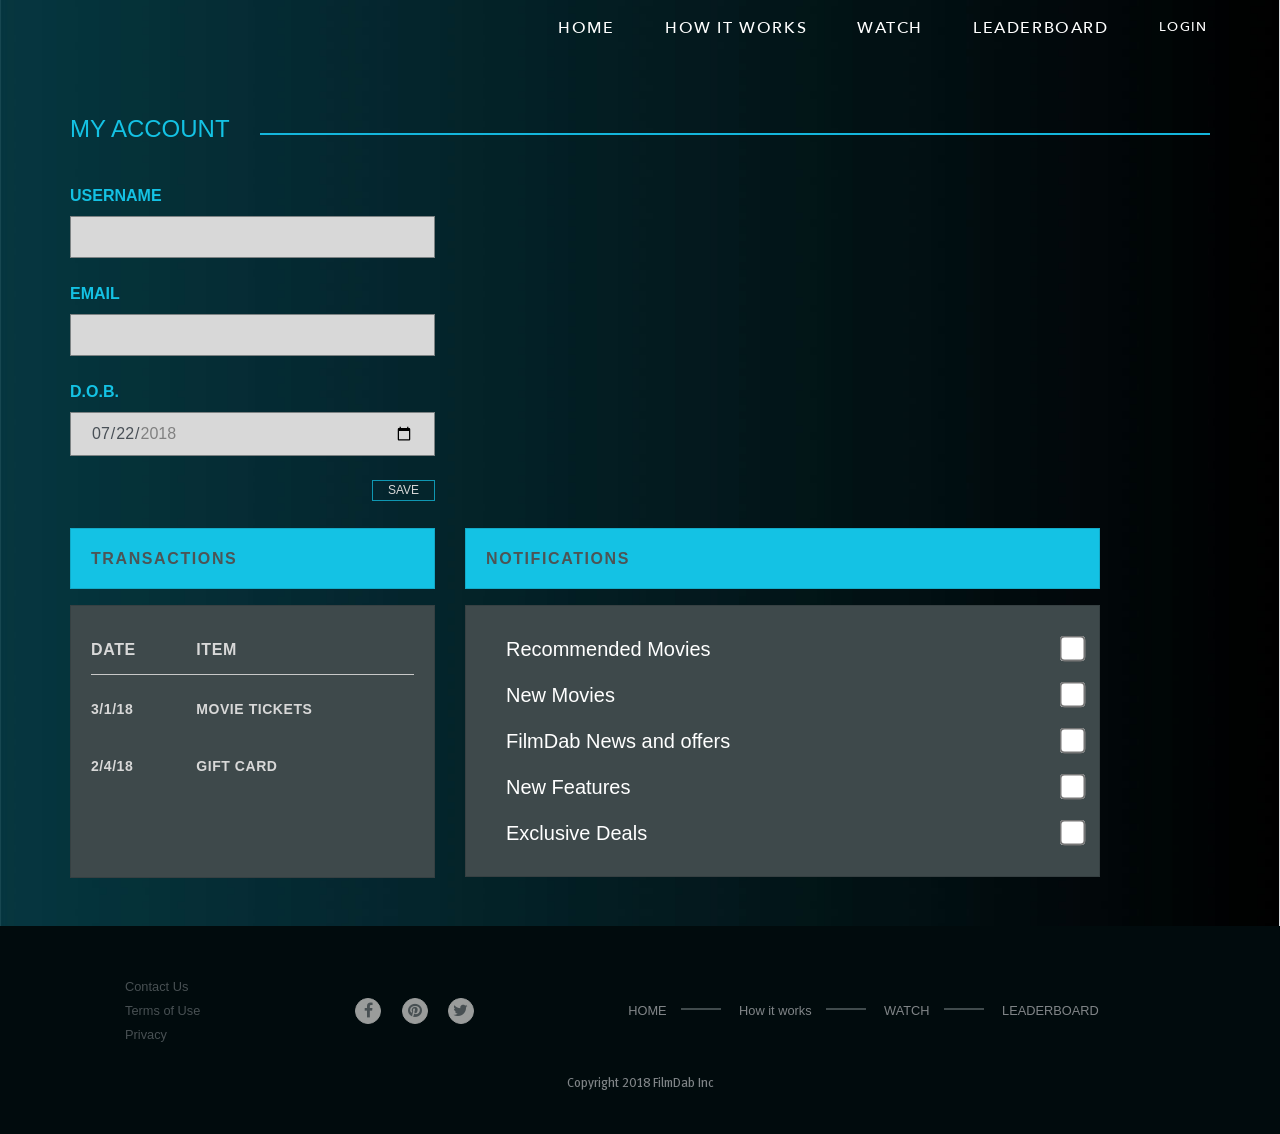
<file: 11-My-account.html>
<!DOCTYPE html>
<html lang="en">

<head>
    <title>My Account :- </title>
    <!-- Meta -->
    <meta charset="UTF-8">
    <!-- Viewport -->
    <meta name="viewport" content="width=device-width, initial-scale=1">
    <!-- Stylesheet -->
    <link rel="stylesheet" type="text/css" media="screen" href="assets/css/all.css" />
    <!-- Animate css -->
    <link rel="stylesheet" type="text/css" media="screen" href="assets/css/animate.css" />
    <!-- Bootstrap -->
    <link rel="stylesheet" type="text/css" media="screen" href="assets/css/bootstrap.min.css">
    <!-- Fonts -->
    <link rel="stylesheet" type="text/css" href="assets/fonts/font-awesome/css/font-awesome.min.css">
</head>

<body>
    <div class="page-wrap bg-01">
    <!-- Header -->
    <header>
        <nav class="navbar navbar-expand-lg navbar-light py-3 px-5 Cs-nav  wow fadeInUp" data-wow-delay=".5s" data-wow-duration="2s">
            <a class="navbar-brand" href="#"></a>
            <button class="navbar-toggler" type="button" data-toggle="collapse" data-target="#navbarsExample09" aria-controls="navbarsExample09" aria-expanded="false" aria-label="Toggle navigation">
                <span>
                    <i class="fa fa-bars" aria-hidden="true"></i>
                </span>
            </button>
            <div class="collapse navbar-collapse justify-content-md-end text-white" id="navbarsExample09">
                <ul class="navbar-nav align-items-center">
                    <li class="nav-item active">
                        <a class="nav-link  hvr-underline-from-left" href="0-Home.html">Home</a>
                    </li>
                    <li class="nav-item">
                        <a href="#" class="nav-link  hvr-underline-from-left">
                            How it works</a>
                    </li>
                    <li class="nav-item dropdown nav_Drop">
                        <a class="nav-link dropdown-toggle" href="08-Watch.html" id="navbarDropdownMenuLink1" aria-haspopup="true" aria-expanded="false">
                            watch
                        </a>
                        <div class="dropdown-menu" aria-labelledby="navbarDropdownMenuLink1">
                            <a class="dropdown-item small" href="#">Top Rated</a>
                            <div class="dropdown-divider mx-4"></div>
                            <a class="dropdown-item small wkm" href="08-Watch.html#drama">Drama</a>
                            <a class="dropdown-item small wkm" href="08-Watch.html#comedy">Comedy</a>
                            <a class="dropdown-item small wkm" href="08-Watch.html#action">Action</a>
                            <a class="dropdown-item small wkm" href="08-Watch.html#thriller">Thriller</a>
                            <a class="dropdown-item small wkm" href="08-Watch.html#horror">Horror</a>
                            <a class="dropdown-item small wkm" href="08-Watch.html#international">International</a>
                            <a class="dropdown-item small wkm" href="08-Watch.html#short-films">Short Films</a>
                        </div>
                    </li>
                    <li class="nav-item dropdown nav_Drop">
                        <a class="nav-link dropdown-toggle" href="05-Leaderboard.html" id="navbarDropdownMenuLink2" aria-haspopup="true" aria-expanded="false">
                                    leaderboard
                                </a>
                        <div class="dropdown-menu" aria-labelledby="navbarDropdownMenuLink2">
                             <a class="dropdown-item small" href="10-Shop.html">Shop</a>
                            <a class="dropdown-item small" href="09-Achievements.html">Achievements</a>
                        </div>
                    </li>
                    <li class="nav-item">
                        <a class="nav-link small  hvr-underline-from-left" href="1-Login.html">login</a>
                    </li>
                </ul>
            </div>
        </nav>
    </header>
    <!-- Content -->
    <main>
        <section id="login" class="my-5">
            <div class="container">
                <!-- Title -->
                <div class="row py-2 align-items-center wow fadeInUp" data-wow-delay="1s" data-wow-duration="3s">
                    <div class="col-md-2 pl-0 md-center">
                        <h4 class="darkturquoise">MY ACCOUNT</h4>
                    </div>
                    <div class="col-md-10">
                        <b class="blank-line blank-line-align"></b>
                    </div>
                </div>
                <!-- Form -->
                <div class="row align-items-start wow fadeInLeft" data-wow-duration="3s" data-wow-delay="1s">
                    <div class="col-md-4 pl-lg-0">
                        <form class="_form py-4  my_account">
                            <div class="form-group">
                                <label for="exampleInputEmail13" class="m-0">Username</label>
                                <input type="email" class="form-control" id="exampleInputEmail13" aria-describedby="exampleInputEmail13">
                            </div>
                            <div class="form-group">
                                <label for="exampleInputEmail1" class="m-0">Email</label>
                                <input type="email" class="form-control" id="exampleInputEmail1" aria-describedby="exampleInputEmail1">
                            </div>
                            <div class="form-group">
                                <label for="exampleInputEmail14" class="m-0">D.O.B.</label>
                                <input type="date" class="form-control" id="start" name="trip" value="2018-07-22" min="2018-01-01" max="2018-12-31" />
                            </div>
                            <button type="submit" class="btn border border-primary bg-transparent rounded-0  float-right text-uppercase">save</button>
                        </form>
                    </div>
                </div>
                <!-- Transations + Notifications -->
                <div class="row">
                    <div class="col-sm-4 col-md-4 wow fadeInLeft pl-lg-0" data-wow-delay="1s" data-wow-duration="3s">
                        <div class="card bg-profile mt-4 rounded-0 ">
                            <div class="card-body text-center text-darkgray ">
                                <h5 class="card-text m-0 text-uppercase text-left ">transactions</h5>
                            </div>
                        </div>
                        <div class="card bg-light rounded-0 mt-3 md-center">
                            <div class="card-body pb-5 mb-4">
                                <table class="table table-condensed _Accuracy ">
                                    <thead>
                                        <tr class="border-bottom">
                                            <th class="border-0 pl-lg-0">Date</th>
                                            <th class="border-0 ">item</th>
                                        </tr>
                                    </thead>
                                    <tbody>
                                        <tr class="border-0">
                                            <td class="border-0 pl-lg-0">3/1/18</td>
                                            <td class="border-0">Movie Tickets</td>
                                        </tr>
                                        <tr>
                                            <td class="border-0 pl-lg-0">2/4/18</td>
                                            <td class="border-0">Gift Card</td>
                                        </tr>
                                    </tbody>
                                </table>
                            </div>
                        </div>
                    </div>
                    <div class="col-sm-7 wow fadeInRight" data-wow-delay="1s" data-wow-duration="3s">
                        <div class="card bg-profile mt-4 rounded-0">
                            <div class="card-body text-center text-darkgray">
                                <h5 class="card-text m-0 text-uppercase text-left">Notifications</h5>
                            </div>
                        </div>
                        <div class="card bg-light rounded-0 mt-3">
                            <div class="card-body text-left text-white">
                                <div class="form-check d-flex align-items-center justify-content-between py-2">
                                    <label for="Recommended" class="form-check-label lead">Recommended Movies </label>
                                    <input type="checkbox" name="interest" value="Recommended" id="Recommended">
                                </div>
                                <div class="form-check d-flex align-items-center justify-content-between py-2">
                                    <label for="New-Movies" class="form-check-label lead">New Movies </label>
                                    <input type="checkbox" name="interest" value="New-Movies" id="New-Movies">
                                </div>
                                <div class="form-check d-flex align-items-center justify-content-between py-2">
                                    <label for="FilmDab-nws" class="form-check-label lead">FilmDab News and offers</label>
                                    <input type="checkbox" name="interest" value="FilmDab-nws" id="FilmDab-nws">
                                </div>
                                <div class="form-check d-flex align-items-center justify-content-between py-2">
                                    <label for="New-Features" class="form-check-label lead">New Features</label>
                                    <input type="checkbox" name="interest" value="New-Features" id="New-Features">
                                </div>
                                <div class="form-check d-flex align-items-center justify-content-between py-2">
                                    <label for="Exclusive-Deals" class="form-check-label lead">Exclusive Deals</label>
                                    <input type="checkbox" name="interest" value="Exclusive-Deals" id="Exclusive-Deals">
                                </div>
                            </div>
                        </div>
                    </div>
                </div>
            </div>
        </section>
    </main>
</div>
    <!-- Footer -->
    <footer class="pt-5 pb-4 ">
        <div class="container">
            <div class="row">
                <div class="col-md-2 r-alignment">
                    <div>
                        <ul>
                            <li class="wow fadeInUp" data-wow-delay=".2s" data-wow-duration="2.5s">
                                <a href="#" class="small">Contact Us</a>
                            </li>
                            <li class="wow fadeInUp" data-wow-delay=".2s" data-wow-duration="2.5s">
                                <a href="#" class="small">Terms of Use</a>
                            </li>
                            <li class="wow fadeInUp" data-wow-delay=".2s" data-wow-duration="2.5s">
                                <a href="#" class="small">Privacy</a>
                            </li>
                        </ul>
                    </div>
                </div>
                <div class="col-md-3 col-lg-3 text-center">
                    <div class="social-icons">
                        <ul>
                            <li class="mr-3 mt-4 wow fadeInUp" data-wow-delay="1.5s" data-wow-duration="1.5s">
                                <a href="https://www.facebook.com/myfilmdab/" target="_blank" class="fa fa-facebook"></a>
                            </li>
                            <li class="mr-3 mt-4 wow fadeInUp" data-wow-delay="1.5s" data-wow-duration="1.5s">
                                <a href="https://www.instagram.com/filmdab/" target="_blank" class="fa fa-pinterest"></a>
                            </li>
                            <li class="mr-3 mt-4 wow fadeInUp" data-wow-delay="1.5s" data-wow-duration="1.5s">
                                <a href="https://twitter.com/filmdab" target="_blank" class="fa fa-twitter"></a>
                            </li>
                        </ul>
                    </div>
                </div>
                <div class="col-md-7 col-lg-7 text-center">
                    <div class="footer-home mt-4">
                        <a href="0-Home.html" class="small wow fadeInUp" data-wow-delay=".2s" data-wow-duration="2.5s">HOME</a>

                        <a href="#" class="small wow fadeInUp hw-works" data-wow-delay=".2s" data-wow-duration="2.5s">
                            How it works</a>
                        <a href="08-Watch.html" class="small wow fadeInUp" data-wow-delay=".2s" data-wow-duration="2.5s">WATCH</a>
                        <a href="05-Leaderboard.html" class="not small wow fadeInUp" data-wow-delay=".2s" data-wow-duration="2.5s">LEADERBOARD</a>
                    </div>
                </div>
                <div class="col-md-12 pt-2 pb-3  text-center copyright wow fadeInUp" data-wow-delay=".2s" data-wow-duration="2.5s">
                    <span class="small wow fadeInUp" data-wow-delay=".2s" data-wow-duration="1.5s">Copyright 2018
                        <a href="#">FilmDab</a> Inc</span>
                </div>
            </div>
        </div>
    </footer>

    <!-- =========  ========= 
                JS
    ============  =========== -->
    <!-- Jquery -->
    <script src="assets/js/jquery-3.2.1.min.js"></script>
    <!-- Proper-js -->
    <script src="assets/js/popper.min.js"></script>
    <!-- Bootstrap -->
    <script src="assets/js/bootstrap.min.js"></script>
    <!-- Wow -->
    <script src="assets/js/wow.js"></script>
    <script>
        new WOW().init();
    </script>
</body>

</html>
</file>
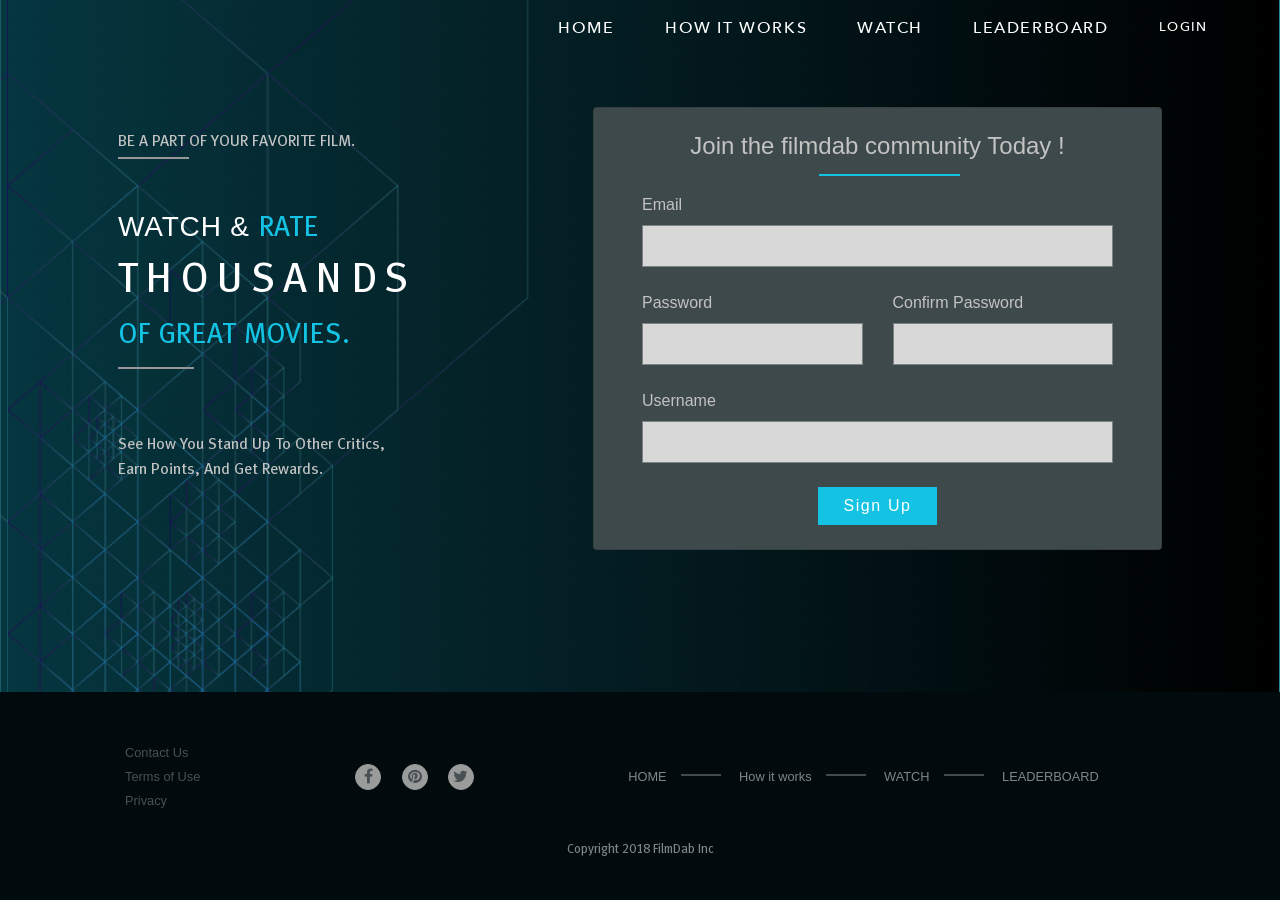
<file: 2-Sign-Up.html>
<!DOCTYPE html>
<html lang="en">

<head>
    <title>Sign Up :- </title>
    <!-- Meta -->
    <meta charset="UTF-8">
    <!-- Viewport -->
    <meta name="viewport" content="width=device-width, initial-scale=1">
    <!-- Stylesheet -->
    <link rel="stylesheet" type="text/css" media="screen" href="assets/css/all.css" />
    <!-- Animate css -->
    <link rel="stylesheet" type="text/css" media="screen" href="assets/css/animate.css" />
    <!-- Bootstrap -->
    <link rel="stylesheet" type="text/css" media="screen" href="assets/css/bootstrap.min.css">
    <!-- Fonts -->
    <link rel="stylesheet" type="text/css" href="assets/fonts/font-awesome/css/font-awesome.min.css">
</head>

<body class="bg-0">
    <div class="page-wrap bg-0">
    <!-- Header -->
    <header>
        <nav class="navbar navbar-expand-lg navbar-light py-3 px-5 Cs-nav  wow fadeInUp" data-wow-delay=".5s" data-wow-duration="2s">
            <a class="navbar-brand" href="#"></a>
            <button class="navbar-toggler" type="button" data-toggle="collapse" data-target="#navbarsExample09" aria-controls="navbarsExample09" aria-expanded="false" aria-label="Toggle navigation">
                <span>
                    <i class="fa fa-bars" aria-hidden="true"></i>
                </span>
            </button>
            <div class="collapse navbar-collapse justify-content-md-end text-white" id="navbarsExample09">
                <ul class="navbar-nav align-items-center">
                    <li class="nav-item active">
                        <a class="nav-link hvr-underline-from-left" href="0-Home.html">Home</a>
                    </li>
                    <li class="nav-item">
                        <a href="#" class="nav-link hvr-underline-from-left">
                            How it works</a>
                    </li>
                    <li class="nav-item dropdown nav_Drop">
                        <a class="nav-link dropdown-toggle" href="08-Watch.html" id="navbarDropdownMenuLink1" aria-haspopup="true" aria-expanded="false">
                            watch
                        </a>
                        <div class="dropdown-menu" aria-labelledby="navbarDropdownMenuLink1">
                            <a class="dropdown-item small" href="#">Top Rated</a>
                            <div class="dropdown-divider mx-4"></div>
                            <a class="dropdown-item small wkm" href="08-Watch.html#drama">Drama</a>
                            <a class="dropdown-item small wkm" href="08-Watch.html#comedy">Comedy</a>
                            <a class="dropdown-item small wkm" href="08-Watch.html#action">Action</a>
                            <a class="dropdown-item small wkm" href="08-Watch.html#thriller">Thriller</a>
                            <a class="dropdown-item small wkm" href="08-Watch.html#horror">Horror</a>
                            <a class="dropdown-item small wkm" href="08-Watch.html#international">International</a>
                            <a class="dropdown-item small wkm" href="08-Watch.html#short-films">Short Films</a>
                        </div>
                    </li>
                    <li class="nav-item dropdown nav_Drop">
                        <a class="nav-link dropdown-toggle" href="05-Leaderboard.html" id="navbarDropdownMenuLink2" aria-haspopup="true" aria-expanded="false">
                                    leaderboard
                                </a>
                        <div class="dropdown-menu" aria-labelledby="navbarDropdownMenuLink2">
                             <a class="dropdown-item small" href="10-Shop.html">Shop</a>
                            <a class="dropdown-item small" href="09-Achievements.html">Achievements</a>
                        </div>
                    </li>
                    <li class="nav-item">
                        <a class="nav-link small hvr-underline-from-left" href="1-Login.html">login</a>
                    </li>
                </ul>
            </div>
        </nav>
    </header>
    <!-- Content -->
    <main>
        <section id="login" class="my-5">
            <div class="container">
                <div class="row align-items-center justify-content-center">
                    <!-- Title + Description :- -->
                    <div class="col-sm-12 col-md-12 col-lg-5 px-md-5 mb-md-5  description wow fadeInLeft" data-wow-duration="3s" data-wow-delay="1s">
                        <header>
                            <span>be a part of your favorite film. </span>
                            <h3 class="my-5">watch &amp; <span class="darkturquoise">rate</span> <br> <span class="thousands">thousands</span> <br> <span class="darkturquoise">of great movies.</span></h3>
                            <br>
                            <span>see how you stand up to other critics, <br> earn points, and get rewards.</span>
                        </header>
                    </div>
                    <!-- Form :- -->
                    <div class="col-sm-12 col-md-12 col-lg-7 px-md-5 px-lg-5 wow fadeInRight" data-wow-duration="3s" data-wow-delay="1s">
                        <div class="card bg-light">
                            <form class="_form py-4 px-5">
                                <header>
                                    <h4>Join the filmdab community Today !</h4>
                                    <br>
                                </header>
                                <div class="form-group">
                                    <label for="exampleInputEmail1" class="m-0">Email</label>
                                    <input type="email" class="form-control" id="exampleInputEmail1" aria-describedby="exampleInputEmail1">
                                </div>
                                <div class="row">
                                    <div class="col-sm-6">
                                        <div class="form-group">
                                            <label for="exampleInputPassword1" class="m-0">Password</label>
                                            <input type="password" class="form-control" id="exampleInputPassword1">
                                        </div>
                                    </div>
                                    <div class="col-sm-6">
                                        <div class="form-group">
                                            <label for="exampleInputPassword2" class="m-0">Confirm Password</label>
                                            <input type="password" class="form-control" id="exampleInputPassword2">
                                        </div>
                                    </div>
                                </div>
                                <div class="form-group">
                                    <label for="exampleInputEmail3" class="m-0">Username</label>
                                    <input type="email" class="form-control" id="exampleInputEmail3" aria-describedby="exampleInputEmail3">
                                </div>
                                <div class="text-center">
                                    <button type="submit" class="btn btn-aqua rounded-0 px-4">Sign Up</button>
                                </div>
                            </form>
                        </div>
                    </div>

                </div>
            </div>
        </section>
    </main>
</div>
    <!-- footer -->
    <footer class="pt-5 pb-4 ">
        <div class="container">
            <div class="row">
                <div class="col-md-2 r-alignment">
                    <div>
                        <ul>
                            <li class="wow fadeInUp" data-wow-delay=".2s" data-wow-duration="2.5s">
                                <a href="#" class="small">Contact Us</a>
                            </li>
                            <li class="wow fadeInUp" data-wow-delay=".2s" data-wow-duration="2.5s">
                                <a href="#" class="small">Terms of Use</a>
                            </li>
                            <li class="wow fadeInUp" data-wow-delay=".2s" data-wow-duration="2.5s">
                                <a href="#" class="small">Privacy</a>
                            </li>
                        </ul>
                    </div>
                </div>
                <div class="col-md-3 col-lg-3 text-center">
                    <div class="social-icons">
                        <ul>
                            <li class="mr-3 mt-4 wow fadeInUp" data-wow-delay="1.5s" data-wow-duration="1.5s">
                                <a href="https://www.facebook.com/myfilmdab/" target="_blank" class="fa fa-facebook"></a>
                            </li>
                            <li class="mr-3 mt-4 wow fadeInUp" data-wow-delay="1.5s" data-wow-duration="1.5s">
                                <a href="https://www.instagram.com/filmdab/" target="_blank" class="fa fa-pinterest"></a>
                            </li>
                            <li class="mr-3 mt-4 wow fadeInUp" data-wow-delay="1.5s" data-wow-duration="1.5s">
                                <a href="https://twitter.com/filmdab" target="_blank" class="fa fa-twitter"></a>
                            </li>
                        </ul>
                    </div>
                </div>
                <div class="col-md-7 col-lg-7 text-center">
                    <div class="footer-home mt-4">
                        <a href="0-Home.html" class="small wow fadeInUp" data-wow-delay=".2s" data-wow-duration="2.5s">HOME</a>

                        <a href="#" class="small wow fadeInUp hw-works" data-wow-delay=".2s" data-wow-duration="2.5s">
                            How it works</a>
                        <a href="08-Watch.html" class="small wow fadeInUp" data-wow-delay=".2s" data-wow-duration="2.5s">WATCH</a>
                        <a href="05-Leaderboard.html" class="not small wow fadeInUp" data-wow-delay=".2s" data-wow-duration="2.5s">LEADERBOARD</a>
                    </div>
                </div>
                <div class="col-md-12 pt-2 pb-3  text-center copyright wow fadeInUp" data-wow-delay=".2s" data-wow-duration="2.5s">
                    <span class="small wow fadeInUp" data-wow-delay=".2s" data-wow-duration="1.5s">Copyright 2018
                            <a href="#">FilmDab</a> Inc</span>
                </div>
            </div>
        </div>
    </footer>

    <!-- =========  ========= 
                JS
    ============  =========== -->
    <!-- Jquery -->
    <script src="assets/js/jquery-3.2.1.min.js"></script>
    <!-- Proper-js -->
    <script src="assets/js/popper.min.js"></script>
    <!-- Bootstrap -->
    <script src="assets/js/bootstrap.min.js"></script>
    <!-- Wow -->
    <script src="assets/js/wow.js"></script>
    <script>
        new WOW().init();
    </script>
</body>

</html>
</file>
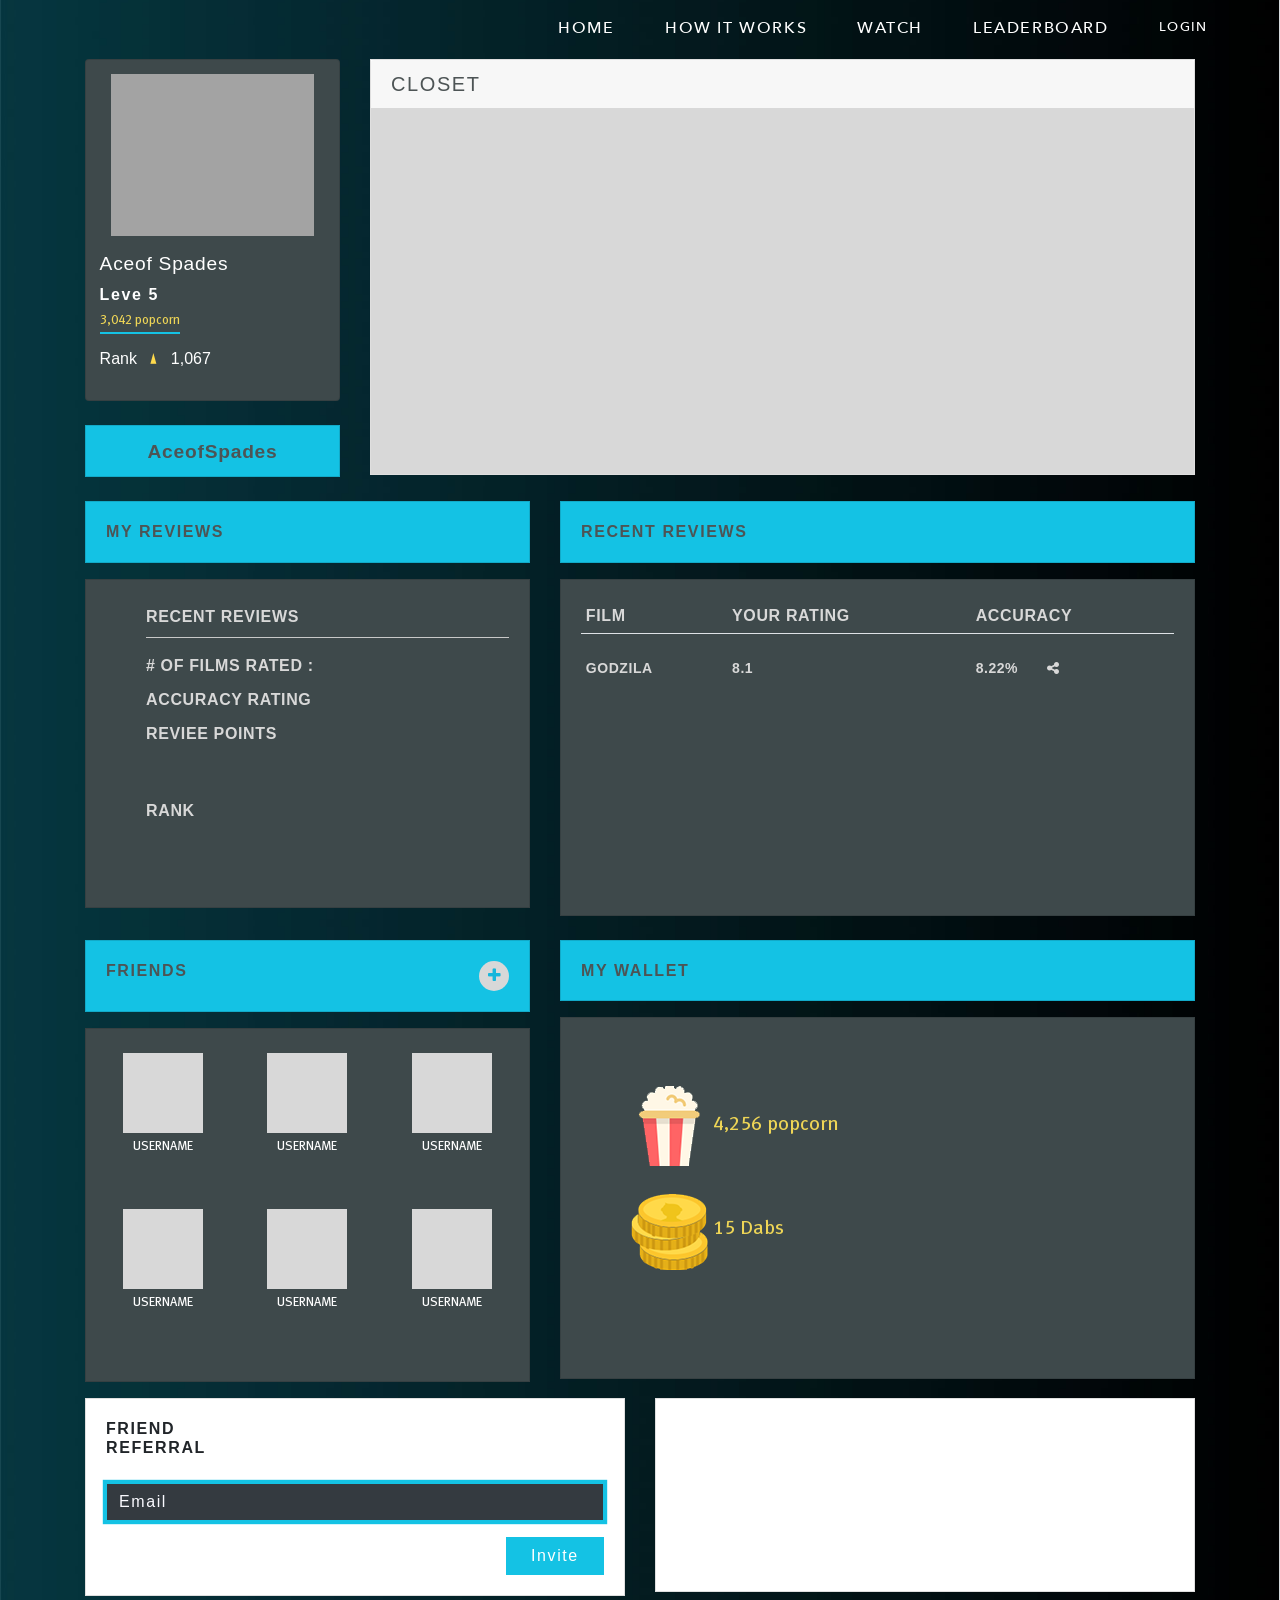
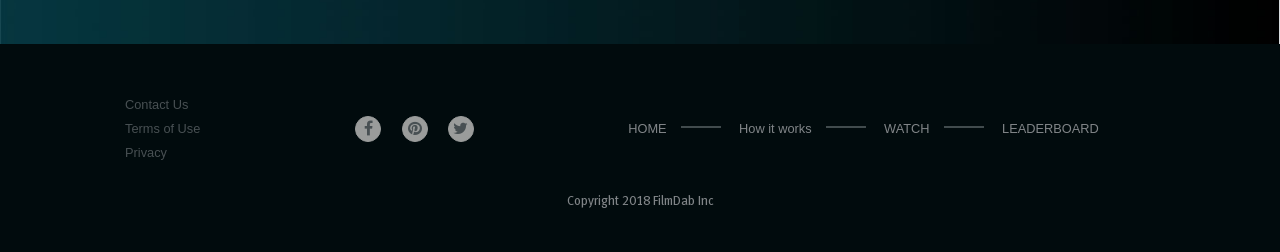
<file: 3-profile.html>
<!DOCTYPE html>
<html lang="en">

<head>
    <title>Profile :- </title>
    <!-- Meta -->
    <meta charset="UTF-8">
    <!-- Viewport -->
    <meta name="viewport" content="width=device-width, initial-scale=1">
    <!-- Stylesheet -->
    <link rel="stylesheet" type="text/css" media="screen" href="assets/css/all.css" />
    <!-- Animate css -->
    <link rel="stylesheet" type="text/css" media="screen" href="assets/css/animate.css" />
    <!-- Bootstrap -->
    <link rel="stylesheet" type="text/css" media="screen" href="assets/css/bootstrap.min.css">
    <!-- Fonts -->
    <link rel="stylesheet" type="text/css" href="assets/fonts/font-awesome/css/font-awesome.min.css">
</head>

<body>
    <div class="page-wrap bg-01">
    <!-- Header -->
    <header>
        <nav class="navbar navbar-expand-lg navbar-light py-3 px-5 Cs-nav  wow fadeInUp" data-wow-delay=".5s" data-wow-duration="2s">
            <a class="navbar-brand" href="#"></a>
            <button class="navbar-toggler" type="button" data-toggle="collapse" data-target="#navbarsExample09" aria-controls="navbarsExample09" aria-expanded="false" aria-label="Toggle navigation">
                <span>
                    <i class="fa fa-bars" aria-hidden="true"></i>
                </span>
            </button>
            <div class="collapse navbar-collapse justify-content-md-end text-white" id="navbarsExample09">
                <ul class="navbar-nav align-items-center">
                    <li class="nav-item active">
                        <a class="nav-link hvr-underline-from-left" href="0-Home.html">Home</a>
                    </li>
                    <li class="nav-item">
                        <a href="#" class="nav-link hvr-underline-from-left">
                            How it works</a>
                    </li>
                    <li class="nav-item dropdown nav_Drop">
                        <a class="nav-link dropdown-toggle" href="08-Watch.html" id="navbarDropdownMenuLink1" aria-haspopup="true" aria-expanded="false">
                            watch
                        </a>
                        <div class="dropdown-menu" aria-labelledby="navbarDropdownMenuLink1">
                            <a class="dropdown-item small" href="#">Top Rated</a>
                            <div class="dropdown-divider mx-4"></div>
                            <a class="dropdown-item small wkm" href="08-Watch.html#drama">Drama</a>
                            <a class="dropdown-item small wkm" href="08-Watch.html#comedy">Comedy</a>
                            <a class="dropdown-item small wkm" href="08-Watch.html#action">Action</a>
                            <a class="dropdown-item small wkm" href="08-Watch.html#thriller">Thriller</a>
                            <a class="dropdown-item small wkm" href="08-Watch.html#horror">Horror</a>
                            <a class="dropdown-item small wkm" href="08-Watch.html#international">International</a>
                            <a class="dropdown-item small wkm" href="08-Watch.html#short-films">Short Films</a>
                        </div>
                    </li>
                    <li class="nav-item dropdown nav_Drop">
                        <a class="nav-link dropdown-toggle" href="05-Leaderboard.html" id="navbarDropdownMenuLink2" aria-haspopup="true" aria-expanded="false">
                                    leaderboard
                                </a>
                        <div class="dropdown-menu" aria-labelledby="navbarDropdownMenuLink2">
                             <a class="dropdown-item small" href="10-Shop.html">Shop</a>
                            <a class="dropdown-item small" href="09-Achievements.html">Achievements</a>
                        </div>
                    </li>
                    <li class="nav-item">
                        <a class="nav-link small hvr-underline-from-left" href="1-Login.html">login</a>
                    </li>
                </ul>
            </div>
        </nav>
    </header>
    <!-- Content -->
    <main class="profile mb-5">
        <div class="container">
            <!-- AceofSpades -->
            <div class="row">
                <div class="col-sm-6 col-md-5 col-lg-4 col-xl-3">
                    <aside>
                        <div class="card bg-light bx-card wow fadeInLeft" data-wow-delay="1s" data-wow-duration="3s">
                            <div class="card-body">
                                <figure class="text-center">
                                    <img src="assets/images/aceofshades.png" alt="img-fluid">
                                </figure>
                                <h5 class="text-white">Aceof Spades</h5>
                                <p class="card-text m-0 text-white">Leve 5</p>
                                <span class="lead-color small border-colord">3,042 popcorn</span>
                                <p class="pt-3 text-white">Rank
                                    <img src="assets/images/rank.png" class="img-fluid px-2" alt="rank"> 1,067
                                </p>
                            </div>
                        </div>
                        <div class="card bg-profile mt-4 rounded-0 wow fadeInLeft" data-wow-delay="1s" data-wow-duration="3s">
                            <div class="card-body text-center text-darkgray">
                                <h5 class="card-text m-0">AceofSpades</h5>
                            </div>
                        </div>
                    </aside>
                </div>
                <div class="col-sm-6 col-md-7 col-lg-8 col-xl-9 wow fadeInRight" data-wow-delay="1s" data-wow-duration="3s">
                    <article>
                        <div class="card rounded-0">
                            <div class="card-header">
                                <h5 class="m-0">Closet</h5>
                            </div>
                            <div class="card-body min-h365 rounded-0">
                                <!-- palce text here -->
                            </div>
                        </div>
                    </article>
                </div>
            </div>
            <!-- reviews +  -->
            <div class="row">
                <div class="col-sm-5 wow fadeInLeft" data-wow-delay="1s" data-wow-duration="3s">
                    <div class="card bg-profile mt-4 rounded-0">
                        <div class="card-body text-center text-darkgray">
                            <h5 class="card-text m-0 text-uppercase text-left wow fadeInUp" data-wow-delay="1s" data-wow-duration="3s">My reviews</h5>
                        </div>
                    </div>
                    <div class="card bg-light rounded-0 mt-3">
                        <div class="card-body text-left">
                            <ul class="Rank">

                                <li class="border-bottom pb-2 wow fadeInUp" data-wow-duration="3s"> <a href="# ">Recent reviews</a> </li>

                                <li class="pt-3 wow fadeInUp" data-wow-duration="3s"> <a href="# "># of films rated : </a> </li>
                                <li class="wow fadeInUp" data-wow-duration="3s"> <a href="# ">Accuracy Rating</a> </li>
                                <li class="wow fadeInUp" data-wow-duration="3s"> <a href="# ">Reviee points</a> </li>
                                <li class="py-5 wow fadeInUp" data-wow-duration="3s"> <a href="# ">Rank</a> </li>

                            </ul>
                        </div>
                    </div>
                </div>
                <div class="col-sm-7 wow fadeInRight" data-wow-delay="1s" data-wow-duration="3s">
                    <div class="card bg-profile mt-4 rounded-0 ">
                        <div class="card-body text-center text-darkgray ">
                            <h5 class="card-text m-0 text-uppercase text-left wow fadeInUp" data-wow-delay=".8s" data-wow-duration="3s">Recent reviews</h5>
                        </div>
                    </div>
                    <div class="card bg-light rounded-0 mt-3 ">
                        <div class="card-body min-h335 ">
                            <table class="table table-condensed table-sm _Accuracy ">
                                <thead>
                                    <tr class="border-bottom wow fadeInUp" data-wow-delay=".8s" data-wow-duration="3s">
                                        <th class="border-0 ">Film</th>
                                        <th class="border-0 ">Your rating</th>
                                        <th class="border-0 ">Accuracy</th>
                                    </tr>
                                </thead>

                                <tbody>

                                    <tr>
                                        <td class="wow fadeInUp" data-wow-duration="2s">Godzila</td>
                                        <td class="wow fadeInUp" data-wow-duration="2s">8.1</td>
                                        <td class="wow fadeInUp" data-wow-duration="2s">8.22&#x0025; <i class="fa fa-share-alt pl-lg-4 " aria-hidden="false"></i></td>
                                    </tr>
                                </tbody>
                            </table>
                        </div>
                    </div>
                </div>
            </div>
            <!-- Friends-mywallet -->
            <div class="row ">
                <div class="col-sm-5 wow fadeInLeft" data-wow-delay="1s" data-wow-duration="3s">
                    <div class="card bg-profile mt-4 rounded-0 ">
                        <div class="card-body text-darkgray ">
                            <h5 class="card-text m-0 text-uppercase text-left float-left wow fadeInUp" data-wow-duration="3s">Friends</h5>
                            <a href="# " class="plus float-right text-center wow fadeInUp" data-wow-delay=".8s" data-wow-duration="3s"><i class="fa fa-plus " aria-hidden="false"></i></a>
                        </div>
                    </div>
                    <div class="card bg-light rounded-0 mt-3 ">
                        <div class="card-body text-left ">
                            <div class="row py-1 align-items-center text-center ">
                                <div class="col-sm-4 wow fadeInUp" data-wow-duration="3s">
                                    <figure class="m-0 ">
                                        <img src="assets/images/username.png " class="img-fluid " alt="img ">
                                        <figcaption> <span class="small text-uppercase text-white ">username</span> </figcaption>
                                    </figure>
                                </div>
                                <div class="col-sm-4 wow fadeInUp" data-wow-duration="3s">
                                    <figure class="m-0 ">
                                        <img src="assets/images/username.png " class="img-fluid " alt="img ">
                                        <figcaption> <span class="small text-uppercase text-white ">username</span> </figcaption>

                                    </figure>
                                </div>
                                <div class="col-sm-4 wow fadeInUp" data-wow-duration="3s">
                                    <figure class="m-0 ">
                                        <img src="assets/images/username.png " class="img-fluid " alt="img ">
                                        <figcaption> <span class="small text-uppercase text-white ">username</span> </figcaption>

                                    </figure>
                                </div>
                            </div>
                            <div class="row py-5 align-items-center text-center ">
                                <div class="col-sm-4 wow fadeInUp" data-wow-duration="3s">
                                    <figure class="m-0 ">
                                        <img src="assets/images/username.png " class="img-fluid " alt="img ">
                                        <figcaption> <span class="small text-uppercase text-white ">username</span> </figcaption>

                                    </figure>
                                </div>
                                <div class="col-sm-4 wow fadeInUp" data-wow-duration="3s">
                                    <figure class="m-0 ">
                                        <img src="assets/images/username.png " class="img-fluid " alt="img ">
                                        <figcaption> <span class="small text-uppercase text-white ">username</span> </figcaption>

                                    </figure>
                                </div>
                                <div class="col-sm-4 wow fadeInUp" data-wow-duration="3s">
                                    <figure class="m-0 ">
                                        <img src="assets/images/username.png " class="img-fluid " alt="img ">
                                        <figcaption> <span class="small text-uppercase text-white ">username</span> </figcaption>

                                    </figure>
                                </div>
                            </div>
                        </div>
                    </div>
                </div>
                <div class="col-sm-7 wow fadeInRight" data-wow-delay="1s" data-wow-duration="3s">
                    <div class="card bg-profile mt-4 rounded-0 ">
                        <div class="card-body text-center text-darkgray ">
                            <h5 class="card-text m-0 text-uppercase text-left wow fadeInUp" data-wow-delay=".8s" data-wow-duration="3s">my wallet</h5>
                        </div>
                    </div>
                    <div class="card bg-light rounded-0 mt-3 ">
                        <div class="card-body ">
                            <ul class="mywallet p-5 ">
                                <li class="wow fadeInUp" data-wow-duration="3s">
                                    <img src="assets/images/popcorn.png " alt="img-fluid ">
                                    <span class="lead lead-color ">4,256 popcorn</span>
                                </li>
                                <li class="py-4 wow fadeInUp" data-wow-duration="3s">
                                    <img src="assets/images/Dabs.png " alt="img-fluid ">
                                    <span class="lead lead-color ">15 Dabs</span>
                                </li>
                            </ul>
                        </div>
                    </div>
                </div>
            </div>
            <!-- Friend Referral -->
            <div class="row ">
                <div class="col-sm-6 wow fadeInLeft" data-wow-delay=".5s" data-wow-duration="2s">
                    <div class="bg-faded card rounded-0 mt-3 ">
                        <div class="card-body text-left ">
                            <h5 class="card-text text-uppercase text-left float-left">friend <br> referral</h5>

                            <form action="#" class="friend-referral w-90">
                                <div class="form-group clearfix mt-5 pt-3">
                                    <input type="email" class="form-control bg-dark rounded-0 small" id="exampleInputEmail10" placeholder="Email">
                                </div>
                                <div class="text-right">
                                    <button type="submit" class="btn btn-aqua hvr-ripple-out rounded-0 px-4">Invite</button>
                                </div>
                            </form>
                        </div>
                    </div>
                </div>
                <div class="col-sm-6 wow fadeInRight" data-wow-delay=".5s" data-wow-duration="2s">
                    <div class="bg-faded card rounded-0 mt-3 ">
                        <div class="card-body py-5 my-5 text-left ">


                        </div>
                    </div>
                </div>
            </div>
        </div>
    </main>
</div>

    <!-- Footer -->
    <footer class="pt-5 pb-4 ">
        <div class="container">
            <div class="row">
                <div class="col-md-2 r-alignment">
                    <div>
                        <ul>
                            <li class="wow fadeInUp" data-wow-delay=".2s" data-wow-duration="2.5s">
                                <a href="#" class="small">Contact Us</a>
                            </li>
                            <li class="wow fadeInUp" data-wow-delay=".2s" data-wow-duration="2.5s">
                                <a href="#" class="small">Terms of Use</a>
                            </li>
                            <li class="wow fadeInUp" data-wow-delay=".2s" data-wow-duration="2.5s">
                                <a href="#" class="small">Privacy</a>
                            </li>
                        </ul>
                    </div>
                </div>
                <div class="col-md-3 col-lg-3 text-center">
                    <div class="social-icons">
                        <ul>
                            <li class="mr-3 mt-4 wow fadeInUp" data-wow-delay="1.5s" data-wow-duration="1.5s">
                                <a href="https://www.facebook.com/myfilmdab/" target="_blank" class="fa fa-facebook"></a>
                            </li>
                            <li class="mr-3 mt-4 wow fadeInUp" data-wow-delay="1.5s" data-wow-duration="1.5s">
                                <a href="https://www.instagram.com/filmdab/" target="_blank" class="fa fa-pinterest"></a>
                            </li>
                            <li class="mr-3 mt-4 wow fadeInUp" data-wow-delay="1.5s" data-wow-duration="1.5s">
                                <a href="https://twitter.com/filmdab" target="_blank" class="fa fa-twitter"></a>
                            </li>
                        </ul>
                    </div>
                </div>
                <div class="col-md-7 col-lg-7 text-center">
                    <div class="footer-home mt-4">
                        <a href="0-Home.html" class="small wow fadeInUp" data-wow-delay=".2s" data-wow-duration="2.5s">HOME</a>

                        <a href="#" class="small wow fadeInUp hw-works" data-wow-delay=".2s" data-wow-duration="2.5s">
                            How it works</a>
                        <a href="08-Watch.html" class="small wow fadeInUp" data-wow-delay=".2s" data-wow-duration="2.5s">WATCH</a>
                        <a href="05-Leaderboard.html" class="not small wow fadeInUp" data-wow-delay=".2s" data-wow-duration="2.5s">LEADERBOARD</a>
                    </div>
                </div>
                <div class="col-md-12 pt-2 pb-3  text-center copyright wow fadeInUp" data-wow-delay=".2s" data-wow-duration="2.5s">
                    <span class="small wow fadeInUp" data-wow-delay=".2s" data-wow-duration="1.5s">Copyright 2018
                            <a href="#">FilmDab</a> Inc</span>
                </div>
            </div>
        </div>
    </footer>

    <!-- =========  ========= 
                JS
    ============  =========== -->
    <!-- Jquery -->
    <script src="assets/js/jquery-3.2.1.min.js "></script>
    <!-- Proper-js -->
    <script src="assets/js/popper.min.js "></script>
    <!-- Bootstrap -->
    <script src="assets/js/bootstrap.min.js "></script>
    <!-- Animate js -->
    <script src="assets/js/wow.js"></script>
    <script>
        new WOW().init();
    </script>

</body>

</html>
</file>
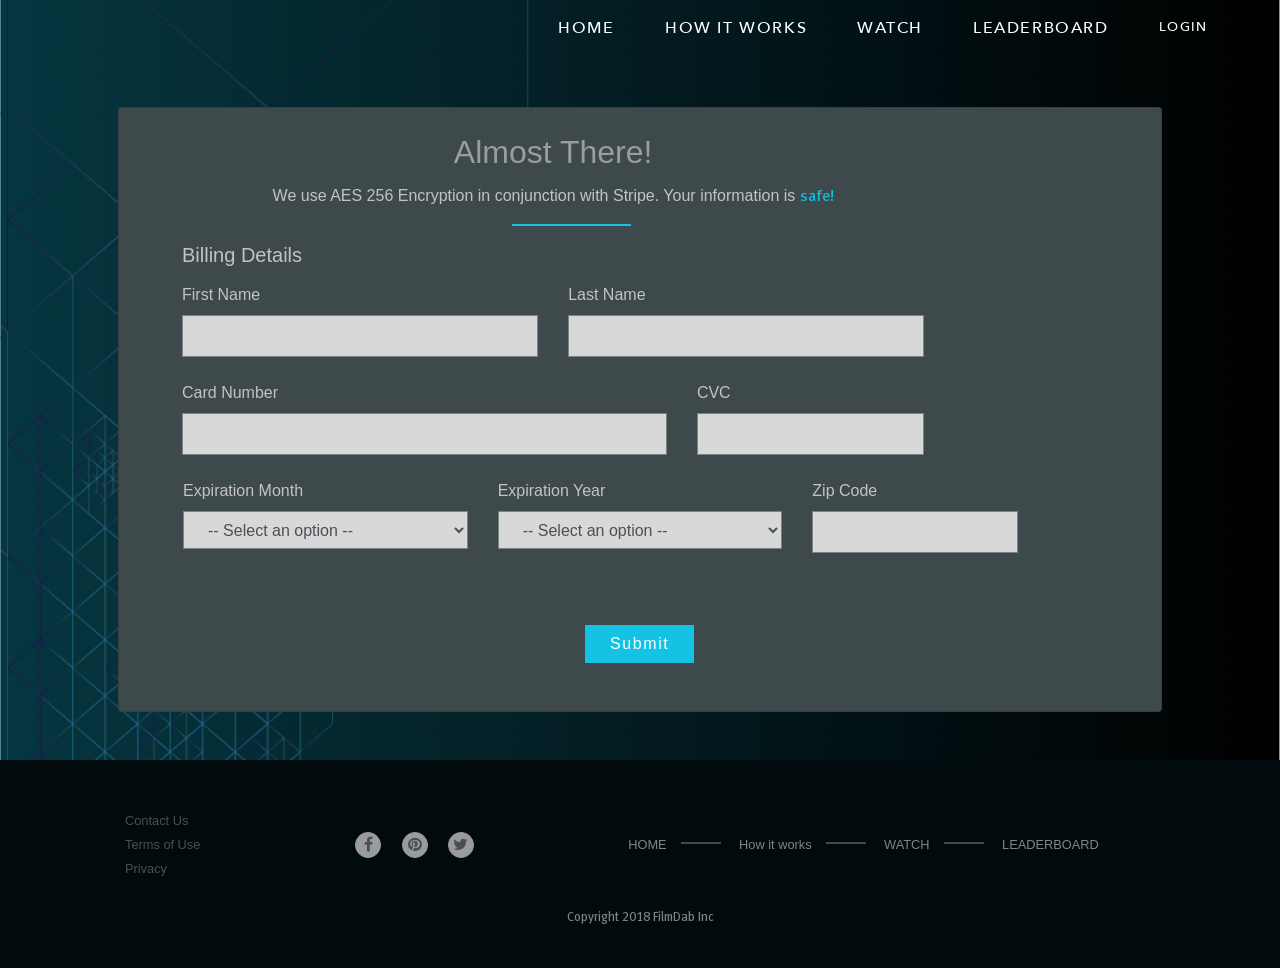
<file: 4-Credit-Card.html>
<!DOCTYPE html>
<html lang="en">

<head>
    <title>Credit :- </title>
    <!-- Meta -->
    <meta charset="UTF-8">
    <!-- Viewport -->
    <meta name="viewport" content="width=device-width, initial-scale=1">
    <!-- Stylesheet -->
    <link rel="stylesheet" type="text/css" media="screen" href="assets/css/all.css" />
    <!-- Animate css -->
    <link rel="stylesheet" type="text/css" media="screen" href="assets/css/animate.css" />
    <!-- Bootstrap -->
    <link rel="stylesheet" type="text/css" media="screen" href="assets/css/bootstrap.min.css">
    <!-- Fonts -->
    <link rel="stylesheet" type="text/css" href="assets/fonts/font-awesome/css/font-awesome.min.css">
</head>

<body>
    <div class="page-wrap bg-0">
        <!-- Header -->
        <header>
            <nav class="navbar navbar-expand-lg navbar-light py-3 px-5 Cs-nav  wow fadeInUp" data-wow-delay=".5s" data-wow-duration="2s">
                <a class="navbar-brand" href="#"></a>
                <button class="navbar-toggler" type="button" data-toggle="collapse" data-target="#navbarsExample09" aria-controls="navbarsExample09" aria-expanded="false" aria-label="Toggle navigation">
                    <span>
                        <i class="fa fa-bars" aria-hidden="true"></i>
                    </span>
                </button>
                <div class="collapse navbar-collapse justify-content-md-end text-white" id="navbarsExample09">
                    <ul class="navbar-nav align-items-center">
                        <li class="nav-item active">
                            <a class="nav-link  hvr-underline-from-left" href="0-Home.html">Home</a>
                        </li>
                        <li class="nav-item">
                            <a href="#" class="nav-link  hvr-underline-from-left">
                                How it works</a>
                        </li>
                        <li class="nav-item dropdown nav_Drop">
                            <a class="nav-link dropdown-toggle" href="08-Watch.html" id="navbarDropdownMenuLink1" aria-haspopup="true" aria-expanded="false">
                                watch
                            </a>
                            <div class="dropdown-menu" aria-labelledby="navbarDropdownMenuLink1">
                                <a class="dropdown-item small" href="#">Top Rated</a>
                                <div class="dropdown-divider mx-4"></div>
                                <a class="dropdown-item small wkm" href="08-Watch.html#drama">Drama</a>
                                <a class="dropdown-item small wkm" href="08-Watch.html#comedy">Comedy</a>
                                <a class="dropdown-item small wkm" href="08-Watch.html#action">Action</a>
                                <a class="dropdown-item small wkm" href="08-Watch.html#thriller">Thriller</a>
                                <a class="dropdown-item small wkm" href="08-Watch.html#horror">Horror</a>
                                <a class="dropdown-item small wkm" href="08-Watch.html#international">International</a>
                                <a class="dropdown-item small wkm" href="08-Watch.html#short-films">Short Films</a>
                            </div>
                        </li>
                        <li class="nav-item dropdown nav_Drop">
                            <a class="nav-link dropdown-toggle" href="05-Leaderboard.html" id="navbarDropdownMenuLink2" aria-haspopup="true" aria-expanded="false">
                                        leaderboard
                                    </a>
                            <div class="dropdown-menu" aria-labelledby="navbarDropdownMenuLink2">
                                 <a class="dropdown-item small" href="10-Shop.html">Shop</a>
                                <a class="dropdown-item small" href="09-Achievements.html">Achievements</a>
                            </div>
                        </li>
                        <li class="nav-item">
                            <a class="nav-link small  hvr-underline-from-left" href="1-Login.html">login</a>
                        </li>
                    </ul>
                </div>
            </nav>
        </header>
        <!-- Content -->
        <main>
            <section id="login" class="py-5">
                <!-- Credit Form :- -->
                <div class="container">
                    <div class="row align-items-center justify-content-center">
                        <div class="px-md-5 px-3">
                            <div class="card bg-light wow fadeInDown" data-wow-delay=".5s" data-wow-duration="2s">
                                <div class="col-sm-12 col-md-12 col-lg-10 col-xl-10">
                                    <form class="_form pt-4 px-md-5">
                                        <header class="crdit-description wow fadeInUp" data-wow-delay=".8s" data-wow-duration="3s">
                                            <h2>Almost There!</h2>
                                            <h4 class="crdit-description-text">We use AES 256 Encryption in conjunction with Stripe. Your information is <span class="darkturquoise">safe!</span></h4>
                                            <br>
                                        </header>
                                        <div class="row">
                                            <div class="col-sm-12">
                                                <h3 class="text-gray Billing">Billing Details</h3>
                                            </div>
                                            <div class="col-sm-6">
                                                <div class="form-group wow fadeInUp" data-wow-delay=".8s" data-wow-duration="3s">
                                                    <label for="exampleInputText" class="m-0">First Name</label>
                                                    <input type="text" class="form-control" id="exampleInputText">
                                                </div>
                                            </div>
                                            <div class="col-sm-6 ">
                                                <div class="form-group wow fadeInUp" data-wow-delay=".8s" data-wow-duration="3s">
                                                    <label for="exampleInputText-03" class="m-0">Last Name</label>
                                                    <input type="text" class="form-control" id="exampleInputText-03">
                                                </div>
                                            </div>
                                        </div>
                                        <div class="row">
                                            <div class="col-sm-8">
                                                <div class="form-group wow fadeInUp" data-wow-delay=".8s" data-wow-duration="3s">
                                                    <label for="exampleInputcard" class="m-0">Card Number</label>
                                                    <input type="text" class="form-control" id="exampleInputcard">
                                                </div>
                                            </div>
                                            <div class="col-sm-4">
                                                <div class="form-group wow fadeInUp" data-wow-delay=".8s" data-wow-duration="3s">
                                                    <label for="exampleInputCVC" class="m-0">CVC</label>
                                                    <input type="text" class="form-control " id="exampleInputCVC">
                                                </div>
                                            </div>
                                        </div>
                                    </form>
                                </div>
                                <form class="_form px-md-5 pb-5">
                                    <div class="row px-3">
                                        <div class="col-sm-4">
                                            <div class="form-group wow fadeInUp" data-wow-delay=".8s" data-wow-duration="3s">
                                                <label for="sel1" class="m-0">Expiration Month</label>
                                                <select class="form-control" id="sel1">
                                                <option disabled selected value> -- Select an option -- </option>
                                                    <option>2</option>
                                                    <option>3</option>
                                                    <option>4</option>
                                            </select>
                                            </div>
                                        </div>
                                        <div class="col-sm-4">
                                            <div class="form-group wow fadeInUp" data-wow-delay=".8s" data-wow-duration="3s">
                                                <label for="sel2" class="m-0">Expiration Year</label>
                                                <select class="form-control" id="sel2" name="sellist1">
                                                    <option disabled selected value> -- Select an option -- </option>
                                                    <option>2</option>
                                                    <option>3</option>
                                                    <option>4</option>
                                                </select>
                                            </div>
                                        </div>
                                        <div class="col-sm-3">
                                            <div class="form-group wow fadeInUp" data-wow-delay=".8s" data-wow-duration="3s">
                                                <div class="form-group">
                                                    <label for="exampleInputZip" class="m-0">Zip Code</label>
                                                    <input type="text" class="form-control" id="exampleInputZip">
                                                </div>
                                            </div>
                                        </div>
                                    </div>
                                    <div class="text-center pt-5 wow fadeInUp" data-wow-delay=".8s" data-wow-duration="3s">
                                        <button type="submit" class="btn btn-aqua rounded-0 px-4 hvr-ripple-out">Submit</button>
                                    </div>
                                </form>

                            </div>
                        </div>
                    </div>
                </div>
            </section>
        </main>
    </div>
    <!-- Footer -->
    <footer class="pt-5 pb-4 ">
        <div class="container">
            <div class="row">
                <div class="col-md-2 r-alignment">
                    <div>
                        <ul>
                            <li class="wow fadeInUp" data-wow-delay=".2s" data-wow-duration="2.5s">
                                <a href="#" class="small">Contact Us</a>
                            </li>
                            <li class="wow fadeInUp" data-wow-delay=".2s" data-wow-duration="2.5s">
                                <a href="#" class="small">Terms of Use</a>
                            </li>
                            <li class="wow fadeInUp" data-wow-delay=".2s" data-wow-duration="2.5s">
                                <a href="#" class="small">Privacy</a>
                            </li>
                        </ul>
                    </div>
                </div>
                <div class="col-md-3 col-lg-3 text-center">
                    <div class="social-icons">
                        <ul>
                            <li class="mr-3 mt-4 wow fadeInUp" data-wow-delay="1.5s" data-wow-duration="1.5s">
                                <a href="https://www.facebook.com/myfilmdab/" target="_blank" class="fa fa-facebook"></a>
                            </li>
                            <li class="mr-3 mt-4 wow fadeInUp" data-wow-delay="1.5s" data-wow-duration="1.5s">
                                <a href="https://www.instagram.com/filmdab/" target="_blank" class="fa fa-pinterest"></a>
                            </li>
                            <li class="mr-3 mt-4 wow fadeInUp" data-wow-delay="1.5s" data-wow-duration="1.5s">
                                <a href="https://twitter.com/filmdab" target="_blank" class="fa fa-twitter"></a>
                            </li>
                        </ul>
                    </div>
                </div>
                <div class="col-md-7 col-lg-7 text-center">
                    <div class="footer-home mt-4">
                        <a href="0-Home.html" class="small wow fadeInUp" data-wow-delay=".2s" data-wow-duration="2.5s">HOME</a>

                        <a href="#" class="small wow fadeInUp hw-works" data-wow-delay=".2s" data-wow-duration="2.5s">
                            How it works</a>
                        <a href="08-Watch.html" class="small wow fadeInUp" data-wow-delay=".2s" data-wow-duration="2.5s">WATCH</a>
                        <a href="05-Leaderboard.html" class="not small wow fadeInUp" data-wow-delay=".2s" data-wow-duration="2.5s">LEADERBOARD</a>
                    </div>
                </div>
                <div class="col-md-12 pt-2 pb-3  text-center copyright wow fadeInUp" data-wow-delay=".2s" data-wow-duration="2.5s">
                    <span class="small wow fadeInUp" data-wow-delay=".2s" data-wow-duration="1.5s">Copyright 2018
                            <a href="#">FilmDab</a> Inc</span>
                </div>
            </div>
        </div>
    </footer>

    <!-- =========  ========= 
                JS
    ============  =========== -->
    <!-- Jquery -->
    <script src="assets/js/jquery-3.2.1.min.js "></script>
    <!-- Proper-js -->
    <script src="assets/js/popper.min.js "></script>
    <!-- Bootstrap -->
    <script src="assets/js/bootstrap.min.js "></script>
    <!-- Animate js -->
    <script src="assets/js/wow.js"></script>
    <script>
        new WOW().init();
    </script>

</body>

</html>
</file>
<file: assets/css/all.css>
* {
    margin: 0;
}

html,
body {
    height: 100%;
}

body {
    overflow-x: hidden;
    font-family: 'avenir-medium';
    display: flex;
    flex-direction: column;
}

.zoomIn {
    zoom: 2;
}

.bg-0 {
    background: url(../images/bg.png)no-repeat;
    background-position: center;
    background-size: cover;
}

.bg-01 {
    background: url(../images/leaderboard-bg.jpg)no-repeat;
    background-position: center;
    background-size: cover;
}



/* ================== Fonts */

@font-face {
    font-family: 'MetaBookLFRoman';
    src: url('../fonts/MetaBookLFRoman.ttf');
}
@font-face{
    font-family: 'avenir-medium';
    src: url('../fonts/AvenirNext-Medium.ttf')
}


/* ================== Global */


/* ..... positions ......*/

.relative {
    position: relative;
}

.absolute {
    position: absolute;
}



/* .... colors ...... */

.darkturquoise {
    color: #14c2e4;
}

.dark {
    color: #979797;
}
.text-gray{
    color: #c3c3c3;
}

.btn-transparent {
    background: transparent;
}

.btn:focus {
    box-shadow: none !important;
}

.btn-aqua {
    background: #14c2e4;
    text-transform: capitalize;
    letter-spacing: 0.1em;
    color: #ffffff;
}



/* ...... background ......*/

.bg-profile {
    background: #14c2e4 !important;
}

.bg-transparent {
    background: transparent !important;
}



/*..... text.....*/

.text-darkgray {
    color: #4d5455;
}

span{
    font-family: 'MetaBookLFRoman' !important;
}

/* width */

.w-55 {
    width: 55%!important;
}

.cw-200 {
    width: calc(100% - 65px);
    margin: 0 auto;
}

.page-wrap {
    flex: 1 0 auto;
    overflow: hidden;
}



/* =================== Navbar */

.Cs-nav .navbar-nav .nav-link {
    padding: 0  !important;
    border-bottom: 3px solid transparent;
}

.Cs-nav .navbar-nav .nav-link:hover{
    border-bottom: 3px solid #14C2E4;
}
.Cs-nav .navbar-nav .nav-link:active{
    border-bottom: 3px solid #14C2E4;
}
.Cs-nav .navbar-nav .nav-link:focus {
    outline:0;
    border-bottom: 3px solid #14C2E4;
}
.nav_active{
    border-bottom: 3px solid #14C2E4 !important;
}

.Cs-nav .navbar-nav .nav-item {
    text-align: center;
    padding: 0 25px !important;
    font-family: 'avenir-medium';
    text-transform:uppercase;
    color: #C3C3C3 !important;
}

.dropdown:hover>.dropdown-menu {
    display: block;
}

._circle {
    background: #14c2e4;
    padding: 1rem;
    vertical-align: middle;
    display: inline-block;
    border-radius: 100%;
    text-align: center;
}

._circle>img {
    vertical-align: middle;
    margin: 0 auto;
}



/* =================== Login */

.nav_Drop .dropdown-menu {
    background: #0f96b0;
    color: #ffffff;
    border-radius: 0px;
    margin: 0;
    text-transform: capitalize;
}

.dropdown-menu li:hover {
    visibility: visible;
}

.nav_Drop .dropdown-menu a {
    color: #ffffff;
}

.nav_Drop .dropdown-menu a:hover,
.nav_Drop .dropdown-menu a:active,
.nav_Drop .dropdown-menu a:focus {
    background: transparent !important;
}

.nav_Drop .dropdown-toggle::after {
    display: none;
}

#login header>span {
    color: #c3c3c3;
    position: relative;
    text-transform: capitalize;
}

#login header>span:first-child {
    text-transform: uppercase;
}

#login header>span:first-child::before {
    content: "";
    position: absolute;
    left: 0;
    bottom: -10px;
    width: 30%;
    border-bottom: 2px solid #979797;
}

#login header>h3:not(.darkturquoise) {
    color: #ffffff;
    text-transform: uppercase;
    position: relative;
    line-height: 50px;
    letter-spacing: .03em;
}

#login header>h3::before {
    content: "";
    position: absolute;
    left: 0;
    bottom: -10px;
    width: 20%;
    border-bottom: 2px solid #979797;
}

#login header>h3>.thousands {
    letter-spacing: .199em;
    font-size: 150%;
}

._form header h4 {
    text-align: center;
    max-width: 100%;
    transition: .3s all;
    color: #c3c3c3;
    position: relative;
}
._form header h4:before{
    content: "";
    position: absolute;
    left: 5%;
    right: 0;
    bottom: -15px;
    width: 30%;
    border-bottom: 2px solid #14c2e4;
    text-align: center;
    margin: 0 auto;
}

._form .form-group>label,
._form .form-check>label {
    color: #c3c3c3;
}

._form .form-group>input[type=text],
._form .form-group>input[type=email],
._form .form-group>input[type=password],
._form .form-group>input[type=date],
._form select {
    width: 100%;
    padding: 8px 20px;
    margin: 8px 0;
    background: rgba(216, 216, 216, 1);
    display: inline-block;
    border: 1px solid rgba(124, 130, 131, 1);
    box-sizing: border-box;
    border-radius: 0px;
}

._form input#exampleCheck1 {
    -ms-transform: scale(1.5);
    -webkit-transform: scale(1.5);
    transform: scale(1.5);
}

._form .form-check>input[type=submit] {
    font-size: 20px;
}

._form a {
    color: #c3c3c3;
    text-transform: capitalize;
}

._form a:hover,
._form:active,
._form:focus {
    color: #c3c3c3;
}



/* =================== Leaderboard */
#leaderboard span{
    text-transform: capitalize;
    letter-spacing: 0.599;
}
.darkturquoise-bg {
    background-color: #14c2e4;
    padding-top: 10px;
    padding-bottom: 4px;
    margin: 20px 0px 15px;
}

.most-points {
    width: 47.5%;
    display: inline-block;
    background-color: #4E5356;
    color: #fff;
}

.border-colord,
.most {
    border-bottom: 2px solid #14c2e4 !important;
}

.border-colord {
    padding-bottom: 5px;
}

.points {
    font-size: 20px;
}

input[type=checkbox] {
    transform: scale(2);
    margin-left: -0.99rem;
    -webkit-transform: scale(2);
    -moz-transform: scale(2);
    -ms-transform: scale(2);
    -o-transform: scale(2);
}

#leaderboard .form-check-label {
    border-bottom: 2px solid #1A1F22;
    width: 95%;
    color: #A4A5A7;
}

.remove-border {
    border-bottom: 0 !important;
}

.popcorn {
    float: right;
    color: #EED556;
}

.popcor {
    float: right;
}

.down-arrow {
    color: #999D9E;
    font-size: 18px;
}

.leader1 {
    width: 100%;
    margin: 0 auto;
}

.leader-div {
    background-color: #4E5356;
}

.lea {
    padding-left: 0;
}

.lead-color {
    color: #EED556;
}

.accurate {
    color: #A4A5A7;
}

.Rank-bg-color {
    background-color: #4E5356;
    color: #A4A5A7;
    padding: 20px 40px;
}

.Film-table .table th {
    border-top: 0;
    color: #fff;
}

.Film-table .table input[type=checkbox] {
    margin: 0;
    margin-top: 7px;
}

.Film-table .table td {
    margin-bottom: 0px;
}

.Film-table .table thead th {
    border-bottom: 1px solid #14c2e4 !important;
}

.Film-table .table td {
    border-top: 0px !important;
    border-bottom: 1px solid #171F21 !important;
}

.Film-table tbody::before {
    content: '';
    display: block;
    height: 15px;
}



/* =================== home */


/* aside */

.home aside .bx-card {
    box-shadow: 0 2px 5px 0 rgba(0, 0, 0, 0.19), 0 2px 10px 0 rgba(0, 0, 0, 0.20);
}

.home aside .card p.card-text,
.home aside .card h5.card-text {
    color: #14c2e4;
}

.home aside .card h5.card-text {
    letter-spacing: .1em;
    font-weight: 600;
    font-size: 16px;
}

.aside-responsive {
    display: none;
}

/*==P:Home S:slide-main==*/

.slide-sub {
    overflow: hidden;
    width: 84%;
    max-width: 100%;
    margin: 0 auto;
}
.slide-main h6{
    margin: 0;
}

/* Slider Home */

.Film_points {
    top: 0;
    left: 0%;
    padding: 0% 6%;
    background: #14c2e4;
}

.Film_points:before {
    content: '';
    position: absolute;
    width: 0;
    height: 0;
    border-top: 25px solid rgba(20, 194, 228, .6);
    border-left: 17px solid transparent;
    top: 100%;
    left: 0;
}

.Film_points span {
    font-size: 80%;
    line-height: 25px;
}



/* section */

.home ul.home_tags {
    list-style-type: none;
    margin: 0;
    padding: 0;
}

.home ul.home_tags li {
    display: inline-block;
    padding: 5px 15px;
}

.home ul.home_tags li a {
    text-transform: uppercase;
    position: relative;
    color: #ffffff;
    display: inline-block;
}

.home ul.home_tags li .dot {
    height: 100px;
    width: 100px;
    line-height: 100px;
    background-color: #4d5455;
    border-radius: 50%;
    display: inline-block;
    text-align: center;
    vertical-align: middle;
    align-items: center;
}

.home ul.home_tags li .lh-0 {
    line-height: 20px !important;
    padding-top: 28px;
}



/* carousel */

.Films .Films-cat>ul {
    list-style-type: none;
    padding: 0;
    margin: 0;
}

.Films .Films-cat>ul li:first-child a {
    transition: .3s all;
}

.Films .Films-cat>ul li {
    display: inline-block;
    padding: 5px 50px 20px 5px;
    font-size: 18px;
    position: relative;
}

.Films .Films-cat>ul li a {
    text-transform: uppercase;
    color: #767676;
}

.Films .carousel {
    margin: 20% 0% 0% 0%;
    padding: 0px 3%;
}

.Films .carousel .item {
    min-height: 330px;
    text-align: center;
    overflow: hidden;
}

.Films .Triple>h4 {
    color: #ffda4c;
}

.btn-Triple {
    background: #ffda4c !important;
    border-color: #ffda4c !important;
}


.double {
    background: #14c2e4 !important;
    border-color: #14c2e4 !important;
    color: #ffffff;
}
.double-color{
    color: #14c2e4;
}
.standerd {
    background: #d8d8d8 !important;
    border-color: #d8d8d8 !important;
}
.standerd-color {
    color: #d8d8d8;
}

.Films .carousel .item .thumb-wrapper {
    position: relative;
}

.thumb-wrapper {
    position: relative;
}

.Films .carousel .item img {
    max-width: 100%;
    max-height: 100%;
}

.Films .carousel .item h4 {
    font-size: 13px;
    margin: 10px 0;
}

.Films .btn {
    color: #000000;
    border-radius: 0;
    padding: 5px 10px;
    margin-top: 5px;
    line-height: 16px;
    width: 100%;
    max-width: 100%;
}

.Films .carousel .thumb-wrapper {
    text-align: center;
}

.Films .carousel .carousel-control {
    height: 100px;
    background: none;
    margin: auto 0;
}

.Films .carousel .carousel-control i {
    font-size: 25px;
    position: absolute;
    top: 50%;
    display: inline-block;
    margin: -16px 0 0 0;
    z-index: 5;
    left: 0;
    right: 0;
    color: #d0d1d2;
    text-shadow: none;
    font-weight: bold;
}

.Films .carousel-control-next,
.Films .carousel-control-prev {
    width: auto !important;
}

.img-box .paly-music {
    display: none;
}

.img-box:hover .paly-music {
    display: block;
}

.paly-music {
    top: 50%;
    left: 50%;
    transform: translate(-50%, -50%);
    color: #ffffff;
    background: #14c2e4;
    width: 60px;
    height: 60px;
    border-radius: 50%;
    font-size: 25px;
    text-align: center;
}

.paly-music>.fa {
    vertical-align: middle;
    line-height: 60px;
}

.rating {
    top: 0px;
    left: 10%;
    color: #14c2e4;
    font-size: 35px;
}



/* aside */

.wrapper {
    display: inline-grid;
    text-align: center;
}



/* slide-icon */


/* chats */

._chats .card {
    background: #4d5455 !important;
    border-radius: 0px !important;
}

._chats .card .nav-pills {
    text-transform: uppercase;
    font-size: 75%;
    margin: 10px 0 0 20px;
    border-bottom: 5px solid #14c2e4;
}

._chats .card .nav-pills .nav-item:last-child {
    padding: 0 0 0 6%;
}

._chats .card .nav-pills .nav-link {
    padding: .5rem 0!important;
    color: #767879;
    letter-spacing: 0.0699em;
}

._chats .card .nav-pills .nav-link.active {
    background: transparent !important;
    color: #ffffff;
}

._chats .btn {
    border-radius: 0px !important;
}

._chats .card .form-check {
    color: #ffffff;
}

._chats .card .form-check-input {
    margin-top: 1rem !important;
}

.-circle {
    color: #8e8e8e;
    padding: 13px 10px;
    font-size: 80%;
}

.btn-chat {
    background-color: #4d5455 !important;
    border-color: #4e555b !important;
}


/* =========== P: Credit ============== */
.crdit-description > h2{
 color: #999d9d;
 text-align: center;
 line-height: 40px;
}
.crdit-description > h4{
    font-size: 16px;
    font-weight: 100;
    line-height: 30px;
}
.crdit-description > h4:before{
    width: 16% !important;
}
.Billing{
    font-size: 20px;
    font-weight: 400;
    padding-bottom: .5rem;
}


/* override */

.dropdown-menu.show {
    width: 100% !important;
}



/* S:achievements */

.achievements {
    background: #4d5455;
    padding: 5px 10px;
}

.achievements .carousel .item {
    min-height: auto;
}

.achievements .carousel .carousel-control {
    height: auto;
}

.achievements .carousel .carousel-control i {
    left: -50px;
}

.achievements .carousel-inner {
    max-width: 100%;
    width: 80%;
}



/* =================== P: Achievements */

ul.P-Achievements {
    list-style-type: none;
    padding: 0;
    margin: 0;
}

ul.P-Achievements li:first-child {
    margin: 0px 5px;
}


ul.P-Achievements li {
    margin: 14px 5px;
}
ul.P-Achievements li:last-child{
    margin-bottom: 3px;
}

ul.P-Achievements li img {
    vertical-align: middle;
}

ul.P-Achievements li p {
    display: inline-block;
    color: #d8d8d8;
    text-transform: uppercase;
    font-size: 80%;
    font-weight: 400;
    letter-spacing: .0399em;
    vertical-align: middle;
    margin: 0;
}



/* //////////// */


/* table */

.tablel-level tr:nth-child(odd) {
    background: #c7c7c7;
}

.tablel-level tr:nth-child(even) {
    background: #d8d8d8;
}

.tablel-level td {
    width: 33%;
    text-transform: capitalize;
}

.level-bar {
    background: #4d5455 !important;
}

.level-bar .progress-bar {
    background: #14c2e4 !important;
}



/* pills */

.nav-pills-level li.nav-item:first-child {
    padding: 0;
}

.nav-pills-level li.nav-item {
    padding: 0 20px;
}

.nav-pills-level .nav-link {
    border-radius: 0px;
    -webkit-border-radius: 0px;
    -moz-border-radius: 0px;
    -ms-border-radius: 0px;
    -o-border-radius: 0px;
    padding: 0px !important;
    color: #ffffff !important;
    font-weight: 600 !important;
    line-height: 35px;
}

.nav-pills-level .nav-link.active {
    border-right: 22px solid transparent;
    border-left: 35px solid #d8d8d8;
    border-bottom: 40px solid #d8d8d8;
    background: transparent !important;
    color: #000000 !important;
    height: 0px;
    line-height: 40px;
}

.Level-Up .tab-content {
    background: #d8d8d8;
}



/* =================== Profile */

.min-h365 {
    min-height: 365px;
}

.min-h335 {
    min-height: 335px;
}

.profile aside .card h5 {
    color: #4d5455;
    letter-spacing: .0399em;
    font-size: 1.2rem;
}

.profile aside .card .card-body {
    padding: 0.85rem;
}

.profile article .card h5 {
    color: #4d5455;
    text-transform: uppercase;
    letter-spacing: .0799em;
}

.profile article .card-body {
    background: #d8d8d8;
}

ul.mywallet,
.profile ul.Rank {
    list-style-type: none;
}

.profile ul.Rank li {
    padding: 5px 0px;
}

.profile ul.Rank li a {
    color: #d8d8d8;
    font-size: 16px;
    text-transform: uppercase;
    letter-spacing: .0399em;
    transition: .3s all;
    font-weight: 600;
}

.profile .plus {
    background: #d8d8d8;
    width: 30px;
    height: 30px;
    border-radius: 50px;
    vertical-align: middle;
    line-height: 30px;
    -webkit-border-radius: 50px;
    -moz-border-radius: 50px;
    -ms-border-radius: 50px;
    -o-border-radius: 50px;
}

.profile .plus>.fa {
    color: #14B6DC;
    font-weight: normal;
}

.profile .friend-referral .form-group>input[type=email] {
    border-color: #14c2e4;
    outline: 0;
    box-shadow: 0 0 0 0.2rem rgba(20, 194, 228, 1);
    color: #fafaff;
    letter-spacing: 0.1em;
}

.profile .friend-referral ::placeholder {
    color: #fafaff !important;
    letter-spacing: 0.1em;
}



/* _Accuracy */

._Accuracy td,
._Accuracy th {
    color: #d8d8d8;
    font-size: 16px;
    text-transform: uppercase;
    letter-spacing: .0399em;
    transition: .3s all;
    font-weight: 600;
}

._Accuracy td {
    font-size: 14px !important;
    padding-top: 1.5rem !important;
}



/* =================== P: Shop */

.Shop_tabs {
    float: left;
    border: 1px solid #4d5455;
    background-color: #4d5455;
    width: 17%;
    height: 450px;
}

.Shop_tabs .tablinks:last-child {
    border: 0 !important;
}

.Shop_tabs .tablinks {
    border-bottom: 1px solid #8d8e8e!important;
}

.Shop_tabs button {
    display: block;
    background-color: inherit;
    color: black;
    padding: 22px 16px;
    width: 100%;
    border: none;
    outline: none;
    text-align: center;
    cursor: pointer;
    transition: 0.3s;
    font-size: 16px;
    color: #858787;
    text-transform: uppercase;
    letter-spacing: 0.09em;
    transition: .3s all ease;
}

.Shop_carousel .carousel-control-prev {
    left: -80px !important;
}

.Shop_carousel .carousel-control-next {
    right: -80px !important;
}

.Shop_carousel .carousel-control-next,
.Shop_carousel .carousel-control-prev {
    width: auto !important;
    align-items: baseline;
}

.Shop_carousel .carousel-control-prev-icon {
    background: url(../images/left_03.png)center no-repeat !important;
    width: 100px;
    height: 100px;
}

.Shop_carousel .carousel-control-next-icon {
    background: url(../images/right_05.png)center no-repeat !important;
    width: 100px;
    height: 100px;
}



/* .Shop_tabs button:hover {
}
*/

.btn-shop:hover,
.btn-shop:active,
.btn-shop:focus,
.Shop_tabs button:hover,
.Shop_tabs button:active,
.Shop_tabs button:focus {
    outline: none !important;
    box-shadow: none !important;
    border: 0;
}

.Shop_tabs button.active {
    background-color: #4d5455;
    color: #d8d8d8;
    -webkit-box-shadow: 0 10px 6px -6px #777;
    -moz-box-shadow: 0 10px 6px -6px #777;
    box-shadow: 0 10px 6px -6px #777;
}

.Shop_tabcontent {
    float: left;
    padding: 0px 12px;
    border: 1px solid #ccc;
    width: 83%;
    border-left: none;
    height: 450px;
    background: #d8d8d8;
}

.Shop_User h5 {
    text-transform: uppercase;
    font-size: 120%;
    margin: 0;
    color: #4d5455;
}

.btn-shop {
    background: #ffda4c;
    border-color: #ffda4c;
    border-radius: 0px !important;
    padding: .375rem 3rem !important;
    color: #4d5455;
    text-transform: uppercase;
    font-weight: 700;
    box-shadow: 0 2px 2px 0 rgba(0, 0, 0, 0.14), 0 3px 1px -2px rgba(0, 0, 0, 0.12), 0 1px 5px 0 rgba(0, 0, 0, 0.2);
}



/* =================== my_account */

.my_account .form-group>label,
.my_account .form-check>label {
    color: #14c2e4 !important;
    text-transform: uppercase !important;
    font-weight: 600;
    transition: .3s all ease;
}

.my_account>button[type=submit] {
    font-size: 12px;
    color: #d7d7d7;
    padding: 0px 15px 1px !important;
    border-color: #0f97b2 !important;
}



/* =================== watch */
#Watch .col-md-2,
#SlamDance .col-md-2{
    padding-left: 0px;
}
.blank-line-align {
    left: 0;
}

.blank-line-alignment {
    right: 0;
}

.blank-line-alig {
    left: 50px;
}

.blank-line {
    background-color: #14B6DC;
    height: 2px;
    width: 100%;
    position: absolute;
    top: 50%;
}

.browse-alignment {
    left: -80px;
}

.change-padding {
    padding: 0px 7px;
}

.change-width {
    width: 20%;
}

.dhm {
    background-color: #FFDA4D;
}

.dmh {
    background-color: #14c2e4;
}

.mhd {
    background-color: #A4A5A7;
}

.change-padding span {
    font-weight: 300;
}

.slider-hover-effect {
    padding-bottom: 30px;
}

.slider-hover-effect:hover {
    background-color: #424b4c;
    padding-bottom: 30px;
}

.owl-carousel .owl-prev {
    position: absolute;
    top: 35%;
    left: -50px;
    color: #ffffff;
    font-size: 45px;
}

.owl-carousel .owl-next {
    position: absolute;
    top: 35%;
    right: -70px;
    color: #fff;
    font-size: 45px;
}

.home-page-slider .owl-prev {
    left: -30px;
}

.home-page-slider .owl-next {
    right: -30px;
}

.img-wrap {
    min-height: 250px;
    overflow: hidden;
}


/* equal-height :  */

.img-wrap>img {
    height: 250px;
    object-fit: cover;
}

.search-form input {
    border: 3px solid #14c2e4;
    border-radius: 0;
    background-color: transparent;
}



/*--video player --*/

.Explore_Drama {
    background-color: #4E5356;
}

.Explore_Drama>.card {
    background-color: #4E5356;
    border: 0;
    color: #edeeee;
}

.Explore_Drama>.card>.card-header {
    background: transparent;
    border-color: #707374;
    padding: .75rem 0;
}

.Explore_Drama>.card>.card-header>h5 {
    text-transform: uppercase;
}

.Explore_Drama>.card>.card-body {
    padding: 0;
}

.Explore_Drama .card-body .table td {
    border-top: 1px solid transparent;
    padding: .75rem 0;
    text-transform: capitalize;
    letter-spacing: 0.03em;
}

.Explore_Drama .card-body .table td:first-of-type {
    font-weight: 500;
}

.Explore_Drama .card-body .table td:last-of-type {
    font-size: 85%;
    font-weight: 100;
}



/* =================== animation */

.hvr-underline-from-left {
    display: inline-block;
    vertical-align: middle;
    -webkit-transform: perspective(1px) translateZ(0);
    transform: perspective(1px) translateZ(0);
    box-shadow: 0 0 1px rgba(0, 0, 0, 0);
    position: relative;
    overflow: hidden;
}

.hvr-underline-from-left:before {
    content: "";
    position: absolute;
    z-index: -1;
    left: 0;
    right: 100%;
    bottom: 0;
    background: #2098D1;
    height: 2px;
    -webkit-transition-property: right;
    transition-property: right;
    -webkit-transition-duration: 0.3s;
    transition-duration: 0.3s;
    -webkit-transition-timing-function: ease-out;
    transition-timing-function: ease-out;
}

.hvr-underline-from-left:hover:before,
.hvr-underline-from-left:focus:before,
.hvr-underline-from-left:active:before {
    right: 0;
}



/* invite-btn */

@-webkit-keyframes hvr-ripple-out {
    100% {
        top: -12px;
        right: -12px;
        bottom: -12px;
        left: -12px;
        opacity: 0;
    }
}

@keyframes hvr-ripple-out {
    100% {
        top: -12px;
        right: -12px;
        bottom: -12px;
        left: -12px;
        opacity: 0;
    }
}

.hvr-ripple-out {
    display: inline-block;
    vertical-align: middle;
    -webkit-transform: perspective(1px) translateZ(0);
    transform: perspective(1px) translateZ(0);
    box-shadow: 0 0 1px rgba(0, 0, 0, 0);
    position: relative;
}

.hvr-ripple-out:before {
    content: '';
    position: absolute;
    border: #14c2e4 solid 6px;
    top: 0;
    right: 0;
    bottom: 0;
    left: 0;
    -webkit-animation-duration: 1s;
    animation-duration: 1s;
}

.hvr-ripple-out:hover:before,
.hvr-ripple-out:focus:before,
.hvr-ripple-out:active:before {
    -webkit-animation-name: hvr-ripple-out;
    animation-name: hvr-ripple-out;
}



/* signUp */


/* Pulse Grow */

@-webkit-keyframes hvr-pulse-grow {
    to {
        -webkit-transform: scale(1.1);
        transform: scale(1.1);
    }
}

@keyframes hvr-pulse-grow {
    to {
        -webkit-transform: scale(1.1);
        transform: scale(1.1);
    }
}

.hvr-pulse-grow {
    display: inline-block;
    vertical-align: middle;
    -webkit-transform: perspective(1px) translateZ(0);
    transform: perspective(1px) translateZ(0);
    box-shadow: 0 0 1px rgba(0, 0, 0, 0);
}

.hvr-pulse-grow:hover,
.hvr-pulse-grow:focus,
.hvr-pulse-grow:active {
    -webkit-animation-name: hvr-pulse-grow;
    animation-name: hvr-pulse-grow;
    -webkit-animation-duration: 0.3s;
    animation-duration: 0.3s;
    -webkit-animation-timing-function: linear;
    animation-timing-function: linear;
    -webkit-animation-iteration-count: infinite;
    animation-iteration-count: infinite;
    -webkit-animation-direction: alternate;
    animation-direction: alternate;
}



/*--footer section --*/


/* foo-bottom */

footer {
    background-color: #010B0D;
    flex-shrink: 0;
}

footer ul {
    list-style: none;
}

footer a {
    color: #485053;
}

.social-icons li {
    display: inline-block;
    width: 26px;
    height: 26px;
    background-color: #9A9C9B;
    border: 1px solid #9A9C9B;
    text-align: center;
    border-radius: 50%;
}

.footer-home a,
.copyright span,
.copyright a {
    color: #818588;
}

.footer-home a:after {
    content: "";
    height: 2px;
    width: 40px;
    margin: 0px 14px 5px;
    background-color: #414B4D;
    display: inline-block;
}

.footer-home .not:after {
    content: "";
    height: 0px;
    width: 0px;
}



/* -- =========  =========
 MEDIA
============  =========== --*/

@media screen and (max-width:991px) {
    .home ul.home_tags {
        text-align: center;
    }
    .home ul.home_tags li {
        padding: 5px 10px;
    }
    .home ul.home_tags li:first-child {
        display: block;
    }
    .most-points {
        width: 100%;
    }
    .lea {
        padding: 15px 15px 0;
    }
    #login header>span:first-child::before {
        left: 33%;
    }
    #login header>h3::before {
        left: 39%;
    }
    .owl-carousel .owl-prev {
        left: -15px;
    }
    .owl-carousel .owl-next {
        right: -15px;
    }
    #Fresh_Films{
        margin: 0 auto;
    }
    .btn-anchor{
        vertical-align: top !important;
        margin: 35px 0 0 !important;
    }
}

@media screen and (max-width:767px) {
    /* ======== Global ========= */
    html,
    body {
        height: auto;
    }
    /* end */
    .home ul.home_tags li:first-child {
        display: block;
    }
    .r-alignment {
        text-align: center !important;
    }
    .r-margin {
        margin: 0 auto;
    }
    .md-center {
        text-align: center;
    }
    .carousel-control-next,
    .carousel-control-prev {
        display: none !important;
    }
    /* .carousel-inner .img-width {
        max-width: 150px;
    } */
    .owl-carousel .owl-nav .owl-next,
    .owl-carousel .owl-nav .owl-prev {
        display: block;
    }
    .owl-carousel {
        margin: 0 auto;
    }
    #leaderboard {
        overflow: hidden;
    }
    .Shop_tabs {
        width: 100%;
    }
    .Shop_tabcontent {
        width: 100%;
        height: 100%;
        padding: 15px 0;
    }
    .Film-table .table tr td:first-child {
        text-align: center;
    }
    .Film-table .table tr th:first-child {
        text-align: center;
    }
    .ordering{
        order: 2;
    }
    .Films .Films-cat>ul li{
        padding: 5px 10px 20px 5px;
    }
    /* Footer */
    footer {
        position: initial;
    }
}


.thumb-content {
    padding: 10px;
}

.card-text {
    letter-spacing: .1em;
    font-weight: 600;
    font-size: 16px;
}

.chests .image {
    max-width: 97px;
}

.nav-pills .nav-link.active {
    background: none !important;
}




<<<<<<< HEAD
.slide-sub {
    overflow: hidden;
    width: 84%;
    max-width: 100%;
    margin: 0 auto;
    font-family: 'avenir-medium';
}
.slide-main h6{
    margin: 0;
    font-size: 14px;
    font-weight: bold;
}
.slide-main h6 span{
    font-weight: lighter;
}
=======
>>>>>>> 972fd39ae679ae49fc1f4803d18de4d99eb6e105
/* =============ToUp============= */
#myBtn {
  display: none;
  z-index: 99;
  border: none;
  outline: none;
  background-color: #424343;
  color: white;
  cursor: pointer;
  padding: 5px 15px;
  border-radius: 0px;
  margin: 0 auto;
}
#myBtn:hover {
  background-color: #424343;
}

a.hw-works:hover,
a.hw-works:active,
a.hw-works:focus {
    background: transparent !important;
    outline: 0 !important;
    border: 0;
}
.main_slide{
    background-color: #fff;
    border-radius: 50%;
    height: 100px;
    width: 100px;
    display: table-cell;
    vertical-align: middle;
    padding: 10px;
}
.main_slide img{
    width: 100%;
    height: auto;
}
.second_slide{
    background-color: #4D5455;
    border-radius: 50%;
    height: 100px;
    width: 100px;
    display: table-cell;
    vertical-align: middle;
}
.login{
    text-transform: lowercase !important;

}
.login ._circle{
    margin: 0 10px 0 0;
}
.home_title_descriptions{
    font-family: 'avenir-medium';
}
.home_title_descriptions p{
    font-weight: lighter;
}
.Films .Films-cat>ul li:before{
    position: absolute;
    top:33%;
    left: -25px;
    content: '';
    background-color:#767676;
    width: 7.3px;
    height: 7.3px;
    border-radius: 50%;
}
.Films .Films-cat>ul li:first-child:before{
    background: transparent;
}
</file>
<file: assets/css/modal-video.min.css>
.modal-video,
.modal-video-movie-wrap {
    animation-timing-function: ease-out;
    animation-duration: .3s;
    width: 100%
}

@keyframes modal-video {
    from {
        opacity: 0
    }
    to {
        opacity: 1
    }
}

@keyframes modal-video-inner {
    from {
        transform: translate(0, 100px)
    }
    to {
        transform: translate(0, 0)
    }
}

.modal-video {
    position: fixed;
    top: 0;
    left: 0;
    height: 100%;
    background-color: rgba(0, 0, 0, .5);
    z-index: 1000000;
    cursor: pointer;
    opacity: 1;
    animation-name: modal-video;
    -webkit-transition: opacity .3s ease-out;
    -moz-transition: opacity .3s ease-out;
    -ms-transition: opacity .3s ease-out;
    -o-transition: opacity .3s ease-out;
    transition: opacity .3s ease-out
}

.modal-video-close {
    opacity: 0
}

.modal-video-close .modal-video-movie-wrap {
    -webkit-transform: translate(0, 100px);
    -moz-transform: translate(0, 100px);
    -ms-transform: translate(0, 100px);
    -o-transform: translate(0, 100px);
    transform: translate(0, 100px)
}

.modal-video-body {
    max-width: 940px;
    width: 100%;
    height: 100%;
    margin: 0 auto;
    display: table
}

.modal-video-inner {
    display: table-cell;
    vertical-align: middle;
    width: 100%;
    height: 100%
}

.modal-video-movie-wrap {
    height: 0;
    position: relative;
    padding-bottom: 56.25%;
    background-color: #333;
    animation-name: modal-video-inner;
    -webkit-transform: translate(0, 0);
    -moz-transform: translate(0, 0);
    -ms-transform: translate(0, 0);
    -o-transform: translate(0, 0);
    transform: translate(0, 0);
    -webkit-transition: -webkit-transform .3s ease-out;
    -moz-transition: -moz-transform .3s ease-out;
    -ms-transition: -ms-transform .3s ease-out;
    -o-transition: -o-transform .3s ease-out;
    transition: transform .3s ease-out
}

.modal-video-movie-wrap iframe {
    position: absolute;
    top: 0;
    left: 0;
    width: 100%;
    height: 100%
}

.modal-video-close-btn {
    position: absolute;
    z-index: 2;
    top: -35px;
    right: -35px;
    display: inline-block;
    width: 35px;
    height: 35px;
    overflow: hidden;
    border: none;
    background: 0 0
}

.modal-video-close-btn:before {
    transform: rotate(45deg)
}

.modal-video-close-btn:after {
    transform: rotate(-45deg)
}

.modal-video-close-btn:after,
.modal-video-close-btn:before {
    content: '';
    position: absolute;
    height: 2px;
    width: 100%;
    top: 50%;
    left: 0;
    background: #fff;
    border-radius: 5px;
    margin-top: -6px
}
</file>
